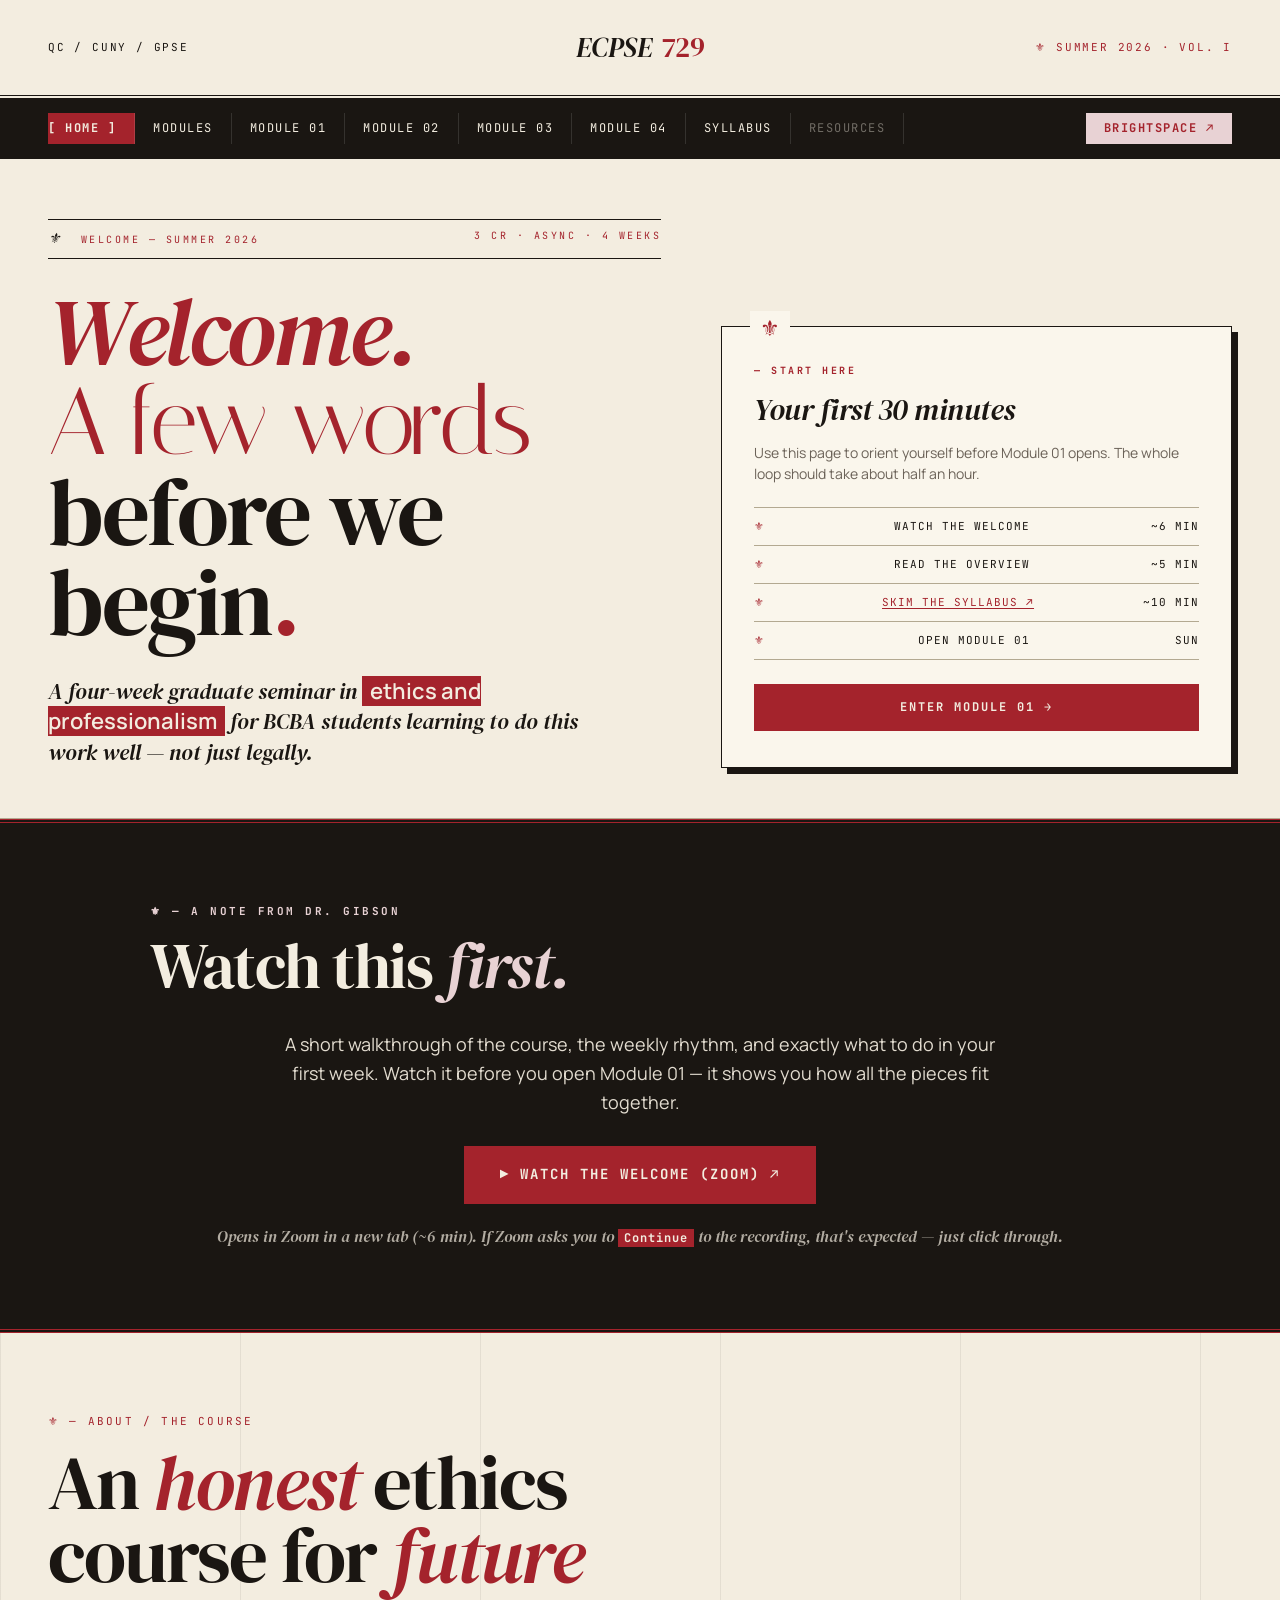
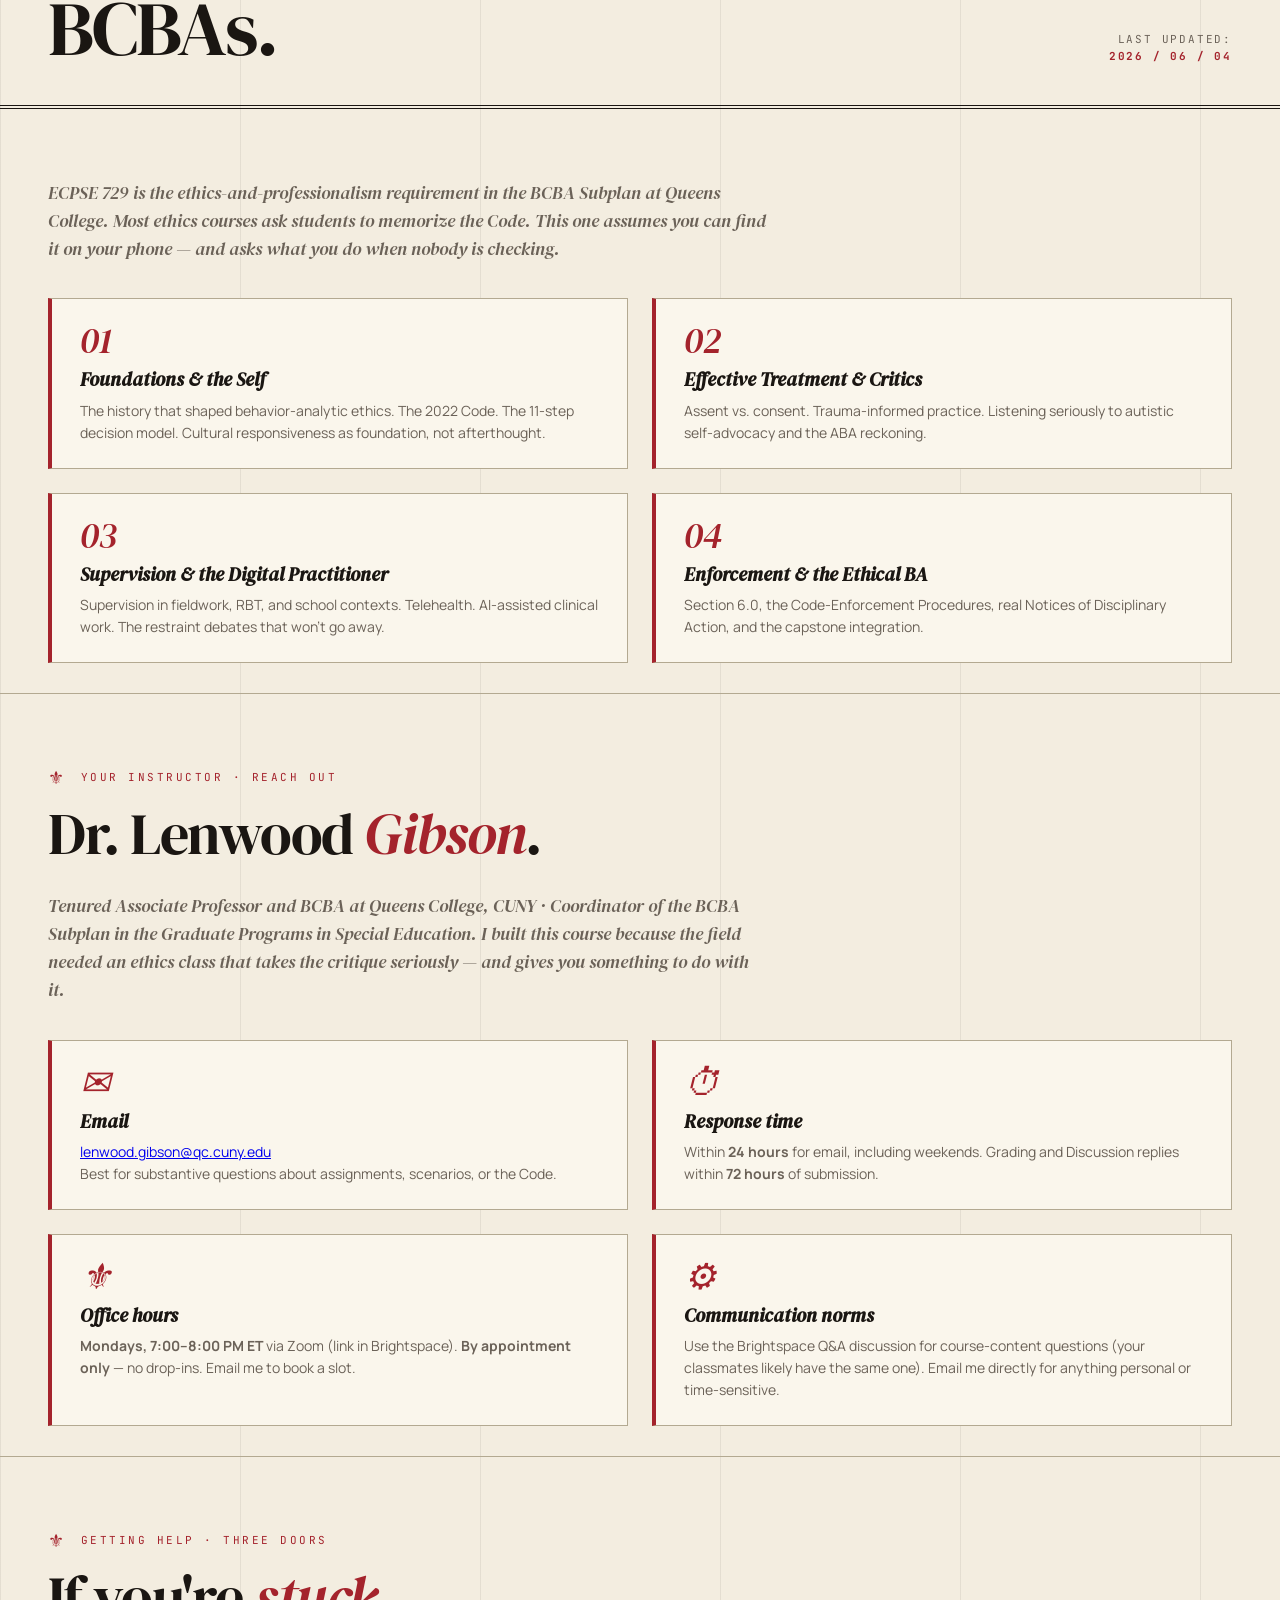
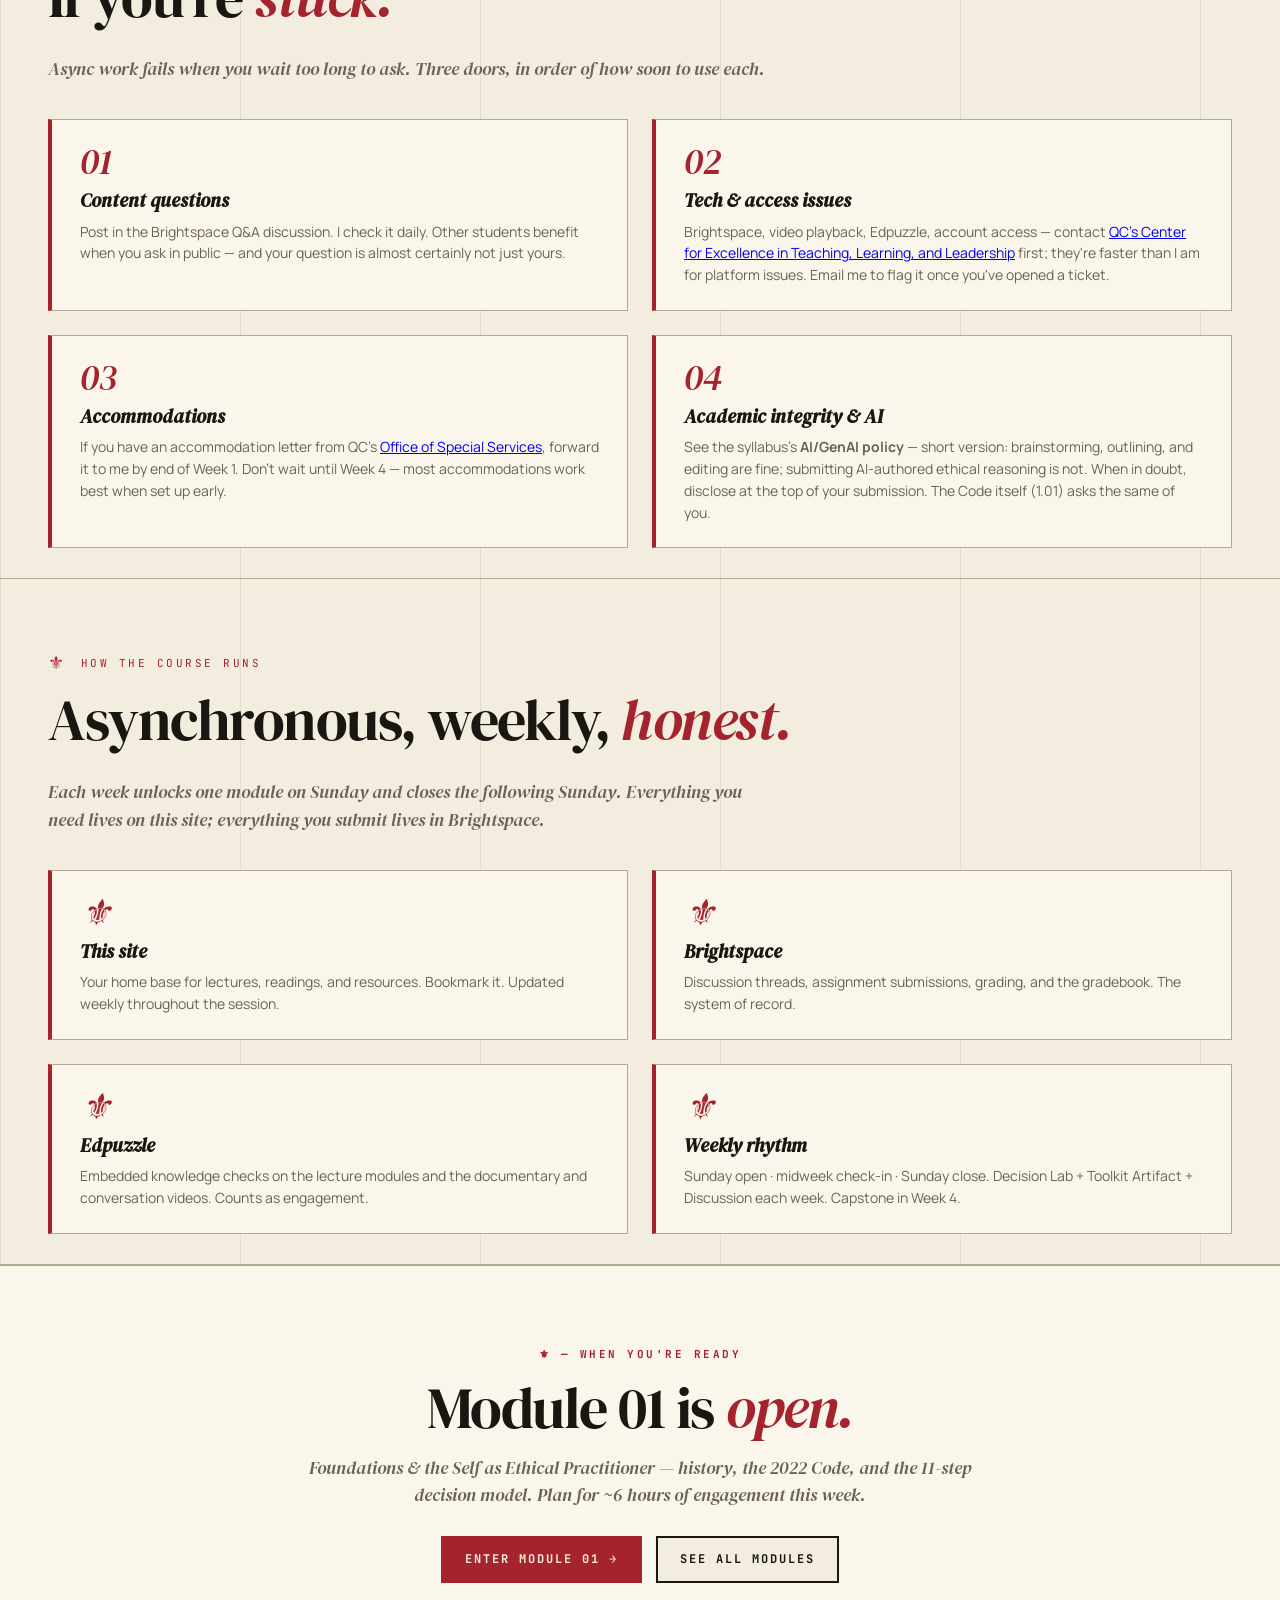
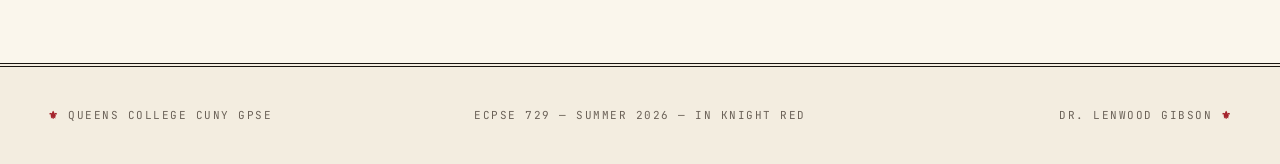
<file: index.html>
<!DOCTYPE html>
<html lang="en">
<head>
<meta charset="UTF-8">
<meta name="viewport" content="width=device-width, initial-scale=1.0">
<title>ECPSE 729 — Welcome · Queens College</title>
<meta name="description" content="Welcome to ECPSE 729 — a 4-week asynchronous summer seminar in ethics and professionalism for the BCBA Subplan at Queens College.">
<meta name="author" content="Dr. Lenwood Gibson, Queens College CUNY GPSE">
<meta name="theme-color" content="#a4232c">
<meta property="og:type" content="website">
<meta property="og:title" content="ECPSE 729 — Welcome">
<meta property="og:description" content="Welcome to ECPSE 729 — a 4-week asynchronous summer seminar in ethics and professionalism for the BCBA Subplan at Queens College.">
<meta property="og:site_name" content="Queens College CUNY GPSE">
<meta name="twitter:card" content="summary">
<meta name="twitter:title" content="ECPSE 729 — Welcome">
<meta name="twitter:description" content="Welcome to ECPSE 729 — a 4-week asynchronous summer seminar in ethics and professionalism for the BCBA Subplan at Queens College.">
<link rel="icon" type="image/svg+xml" href="favicon.svg">
<link rel="apple-touch-icon" href="favicon.svg">
<link rel="preconnect" href="https://fonts.googleapis.com">
<link rel="preconnect" href="https://fonts.gstatic.com" crossorigin>
<link href="https://fonts.googleapis.com/css2?family=Italiana&family=DM+Serif+Display:ital@0;1&family=Manrope:wght@300;400;500;600;700&family=JetBrains+Mono:wght@400;500;700&display=swap" rel="stylesheet">
<link rel="stylesheet" href="styles.css?v=1780290547">
</head>
<body>

<a class="skip-link" href="#main">Skip to main content</a>

<header class="site">
  <div class="left">QC / CUNY / GPSE</div>
  <div class="center"><a href="index.html">ECPSE <b>729</b></a></div>
  <div class="right"><span aria-hidden="true">⚜</span> Summer 2026 · Vol. I</div>
</header>

<nav class="bar" aria-label="Course navigation">
  <a href="index.html" class="current" aria-current="page">[ Home ]</a>
  <a href="modules.html">Modules</a>
  <a href="module-01.html">Module 01</a>
  <a href="module-02.html">Module 02</a>
  <a href="module-03.html">Module 03</a>
  <a href="module-04.html">Module 04</a>
  <a href="handouts/ECPSE-729-Syllabus-Summer-2026.pdf" target="_blank" rel="noopener">Syllabus</a>
  <span class="nav-locked" aria-disabled="true" aria-label="Resources — link coming soon">Resources</span>
  <a href="https://brightspace.cuny.edu/d2l/home/1270447" target="_blank" rel="noopener" class="bs">Brightspace ↗</a>
</nav>

<main id="main">

<section class="hero">
  <div class="hero-grid">
    <div>
      <div class="meta-bar">
        <span><span class="glyph" aria-hidden="true">⚜</span> &nbsp;Welcome — Summer 2026</span>
        <span>3 Cr · Async · 4 Weeks</span>
      </div>
      <h1><span class="ital">Welcome.</span><br><span class="ornament">A few words</span><br>before we<br>begin<span class="period-signal">.</span></h1>
      <p class="lede">A four-week graduate seminar in <b>ethics and professionalism</b> for BCBA students learning to do this work well — not just legally.</p>
    </div>
    <div class="side-widget">
      <div class="label">— Start Here</div>
      <h3>Your first 30 minutes</h3>
      <p>Use this page to orient yourself before Module 01 opens. The whole loop should take about half an hour.</p>
      <ul>
        <li><span>Watch the welcome</span><span>~6 min</span></li>
        <li><span>Read the overview</span><span>~5 min</span></li>
        <li><span><a href="handouts/ECPSE-729-Syllabus-Summer-2026.pdf" target="_blank" rel="noopener">Skim the syllabus ↗</a></span><span>~10 min</span></li>
        <li><span>Open Module 01</span><span>Sun</span></li>
      </ul>
      <a href="module-01.html" class="enter">Enter Module 01 →</a>
    </div>
  </div>
</section>

<!-- Welcome Video -->
<section class="welcome-video" aria-labelledby="welcome-video-heading">
  <div class="welcome-video-inner">
    <div class="label-stack"><span aria-hidden="true">⚜</span> — A note from Dr. Gibson</div>
    <h2 id="welcome-video-heading">Watch this <span class="ital">first.</span></h2>
    <!-- Welcome video is hosted on Zoom Cloud (no inline embed). Links out in a new tab.
         To switch to an inline player later: upload the MP4 to YouTube Unlisted and replace
         this .welcome-video-cta block with <div class="video-wrap"><iframe ...></iframe></div>. -->
    <div class="welcome-video-cta">
      <p class="welcome-video-lead">A short walkthrough of the course, the weekly rhythm, and exactly what to do in your first week. Watch it before you open Module 01 — it shows you how all the pieces fit together.</p>
      <a href="https://us02web.zoom.us/rec/play/wqikN6gErvr0xu5K_veEUOZyatolo7B3NvksY3U1hlPF2Uog2R3WXNB-PesKQG9OuWq6_JwkCVc-SOCZ.gHtHEwTjNeNFWY2H?accessLevel=meeting&amp;canPlayFromShare=true&amp;from=share_recording_detail&amp;continueMode=true&amp;oldStyle=true&amp;componentName=rec-play&amp;originRequestUrl=https%3A%2F%2Fus02web.zoom.us%2Frec%2Fshare%2F0-pA6VMPqTOtPPECDncXEsmTc61heHMmS9XX9NomFGVA8ZjfHDzFzKUp6INMZkv6.r5sfuKOJZfXlKpoU" target="_blank" rel="noopener" class="btn btn-primary">▶ Watch the welcome (Zoom) ↗</a>
    </div>
    <p class="welcome-video-caption">Opens in Zoom in a new tab (~6 min). If Zoom asks you to <b>Continue</b> to the recording, that's expected — just click through.</p>
  </div>
</section>

<!-- Course Overview -->
<div class="section-head">
  <div>
    <div class="label-stack"><span aria-hidden="true">⚜</span> — About / The Course</div>
    <h2>An <span class="ital">honest</span> ethics<br>course for <span class="ital">future</span><br>BCBAs.</h2>
  </div>
  <div class="right-meta">
    Last updated:<br>
    <b>2026 / 06 / 04</b>
  </div>
</div>

<section class="module-section">
  <p class="section-intro">ECPSE 729 is the ethics-and-professionalism requirement in the BCBA Subplan at Queens College. Most ethics courses ask students to memorize the Code. This one assumes you can find it on your phone — and asks what you do when nobody is checking.</p>

  <div class="objectives-grid">
    <div class="objective">
      <div class="num">01</div>
      <h3>Foundations &amp; the Self</h3>
      <p>The history that shaped behavior-analytic ethics. The 2022 Code. The 11-step decision model. Cultural responsiveness as foundation, not afterthought.</p>
    </div>
    <div class="objective">
      <div class="num">02</div>
      <h3>Effective Treatment &amp; Critics</h3>
      <p>Assent vs. consent. Trauma-informed practice. Listening seriously to autistic self-advocacy and the ABA reckoning.</p>
    </div>
    <div class="objective">
      <div class="num">03</div>
      <h3>Supervision &amp; the Digital Practitioner</h3>
      <p>Supervision in fieldwork, RBT, and school contexts. Telehealth. AI-assisted clinical work. The restraint debates that won't go away.</p>
    </div>
    <div class="objective">
      <div class="num">04</div>
      <h3>Enforcement &amp; the Ethical BA</h3>
      <p>Section 6.0, the Code-Enforcement Procedures, real Notices of Disciplinary Action, and the capstone integration.</p>
    </div>
  </div>
</section>

<!-- Instructor -->
<section class="module-section" id="instructor">
  <div class="section-label">Your Instructor · Reach out</div>
  <h2>Dr. Lenwood <span class="ital">Gibson</span>.</h2>
  <p class="section-intro">Tenured Associate Professor and BCBA at Queens College, CUNY · Coordinator of the BCBA Subplan in the Graduate Programs in Special Education. I built this course because the field needed an ethics class that takes the critique seriously — and gives you something to do with it.</p>

  <div class="objectives-grid">
    <div class="objective">
      <div class="num">✉</div>
      <h3>Email</h3>
      <!-- TODO: confirm preferred QC email below; default placeholder uses qc.cuny.edu pattern -->
      <p><a href="mailto:lenwood.gibson@qc.cuny.edu">lenwood.gibson@qc.cuny.edu</a><br>Best for substantive questions about assignments, scenarios, or the Code.</p>
    </div>
    <div class="objective">
      <div class="num">⏱</div>
      <h3>Response time</h3>
      <p>Within <b>24 hours</b> for email, including weekends. Grading and Discussion replies within <b>72 hours</b> of submission.</p>
    </div>
    <div class="objective">
      <div class="num">⚜</div>
      <h3>Office hours</h3>
      <!-- TODO: confirm Zoom link in Brightspace -->
      <p><b>Mondays, 7:00–8:00 PM ET</b> via Zoom (link in Brightspace). <b>By appointment only</b> — no drop-ins. Email me to book a slot.</p>
    </div>
    <div class="objective">
      <div class="num">⚙</div>
      <h3>Communication norms</h3>
      <p>Use the Brightspace Q&amp;A discussion for course-content questions (your classmates likely have the same one). Email me directly for anything personal or time-sensitive.</p>
    </div>
  </div>
</section>

<!-- Getting help -->
<section class="module-section">
  <div class="section-label">Getting Help · Three doors</div>
  <h2>If you're <span class="ital">stuck.</span></h2>
  <p class="section-intro">Async work fails when you wait too long to ask. Three doors, in order of how soon to use each.</p>

  <div class="objectives-grid">
    <div class="objective">
      <div class="num">01</div>
      <h3>Content questions</h3>
      <p>Post in the Brightspace Q&amp;A discussion. I check it daily. Other students benefit when you ask in public — and your question is almost certainly not just yours.</p>
    </div>
    <div class="objective">
      <div class="num">02</div>
      <h3>Tech &amp; access issues</h3>
      <p>Brightspace, video playback, Edpuzzle, account access — contact <a href="https://www.qc.cuny.edu/cetll/" target="_blank" rel="noopener">QC's Center for Excellence in Teaching, Learning, and Leadership</a> first; they're faster than I am for platform issues. Email me to flag it once you've opened a ticket.</p>
    </div>
    <div class="objective">
      <div class="num">03</div>
      <h3>Accommodations</h3>
      <p>If you have an accommodation letter from QC's <a href="https://www.qc.cuny.edu/sp/" target="_blank" rel="noopener">Office of Special Services</a>, forward it to me by end of Week 1. Don't wait until Week 4 — most accommodations work best when set up early.</p>
    </div>
    <div class="objective">
      <div class="num">04</div>
      <h3>Academic integrity &amp; AI</h3>
      <p>See the syllabus's <b>AI/GenAI policy</b> — short version: brainstorming, outlining, and editing are fine; submitting AI-authored ethical reasoning is not. When in doubt, disclose at the top of your submission. The Code itself (1.01) asks the same of you.</p>
    </div>
  </div>
</section>

<!-- How the course runs -->
<section class="module-section">
  <div class="section-label">How the course runs</div>
  <h2>Asynchronous, weekly, <span class="ital">honest.</span></h2>
  <p class="section-intro">Each week unlocks one module on Sunday and closes the following Sunday. Everything you need lives on this site; everything you submit lives in Brightspace.</p>

  <div class="objectives-grid">
    <div class="objective">
      <div class="num">⚜</div>
      <h3>This site</h3>
      <p>Your home base for lectures, readings, and resources. Bookmark it. Updated weekly throughout the session.</p>
    </div>
    <div class="objective">
      <div class="num">⚜</div>
      <h3>Brightspace</h3>
      <p>Discussion threads, assignment submissions, grading, and the gradebook. The system of record.</p>
    </div>
    <div class="objective">
      <div class="num">⚜</div>
      <h3>Edpuzzle</h3>
      <p>Embedded knowledge checks on the lecture modules and the documentary and conversation videos. Counts as engagement.</p>
    </div>
    <div class="objective">
      <div class="num">⚜</div>
      <h3>Weekly rhythm</h3>
      <p>Sunday open · midweek check-in · Sunday close. Decision Lab + Toolkit Artifact + Discussion each week. Capstone in Week 4.</p>
    </div>
  </div>
</section>

<!-- CTA to Module 01 -->
<section class="welcome-cta" aria-labelledby="welcome-cta-heading">
  <div class="welcome-cta-inner">
    <div class="label-stack"><span aria-hidden="true">⚜</span> — When you're ready</div>
    <h2 id="welcome-cta-heading">Module 01 is <span class="ital">open.</span></h2>
    <p>Foundations &amp; the Self as Ethical Practitioner — history, the 2022 Code, and the 11-step decision model. Plan for ~6 hours of engagement this week.</p>
    <div class="welcome-cta-actions">
      <a href="module-01.html" class="btn btn-primary">Enter Module 01 →</a>
      <a href="modules.html" class="btn btn-secondary">See all modules</a>
    </div>
  </div>
</section>

</main>

<footer>
  <div class="left"><span class="stamp" aria-hidden="true">⚜</span> Queens College CUNY GPSE</div>
  <div class="center">ECPSE 729 — Summer 2026 — In Knight Red</div>
  <div class="right">Dr. Lenwood Gibson <span class="stamp" aria-hidden="true">⚜</span></div>
</footer>

</body>
</html>
</file>
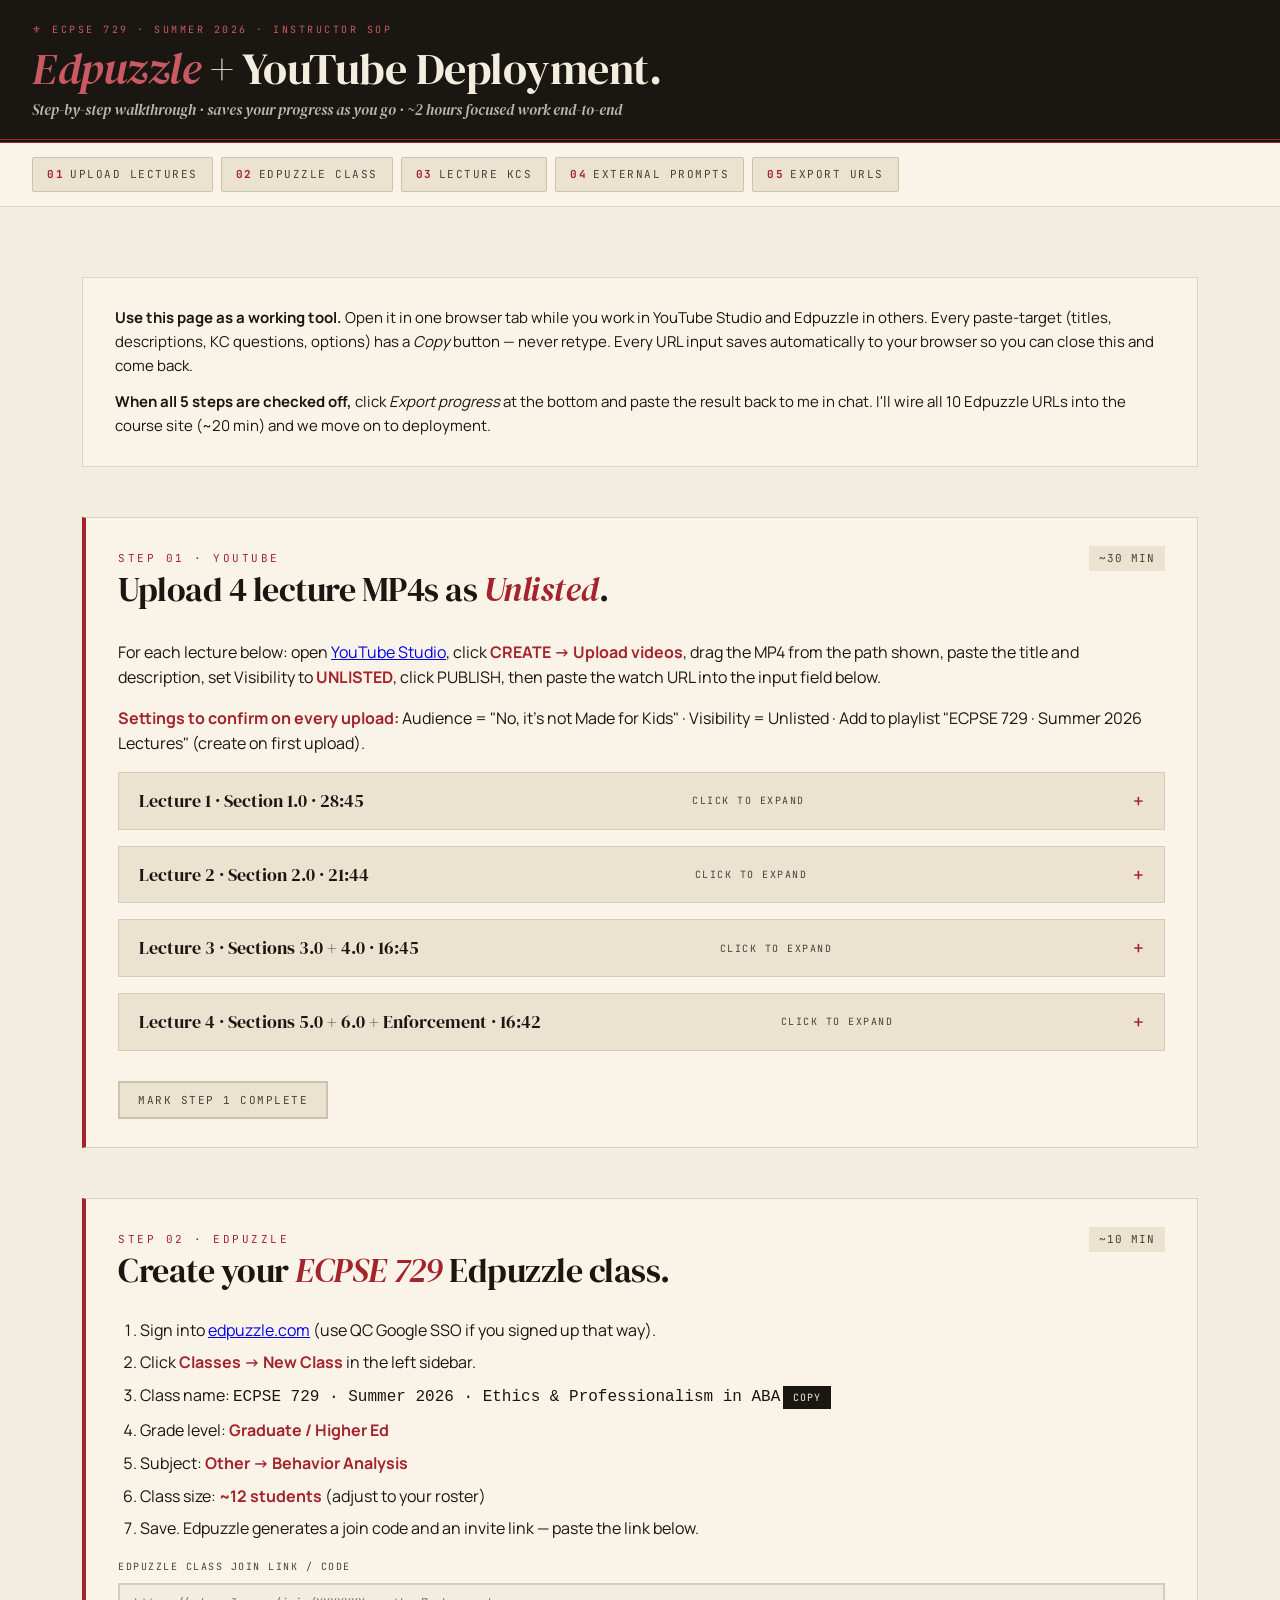
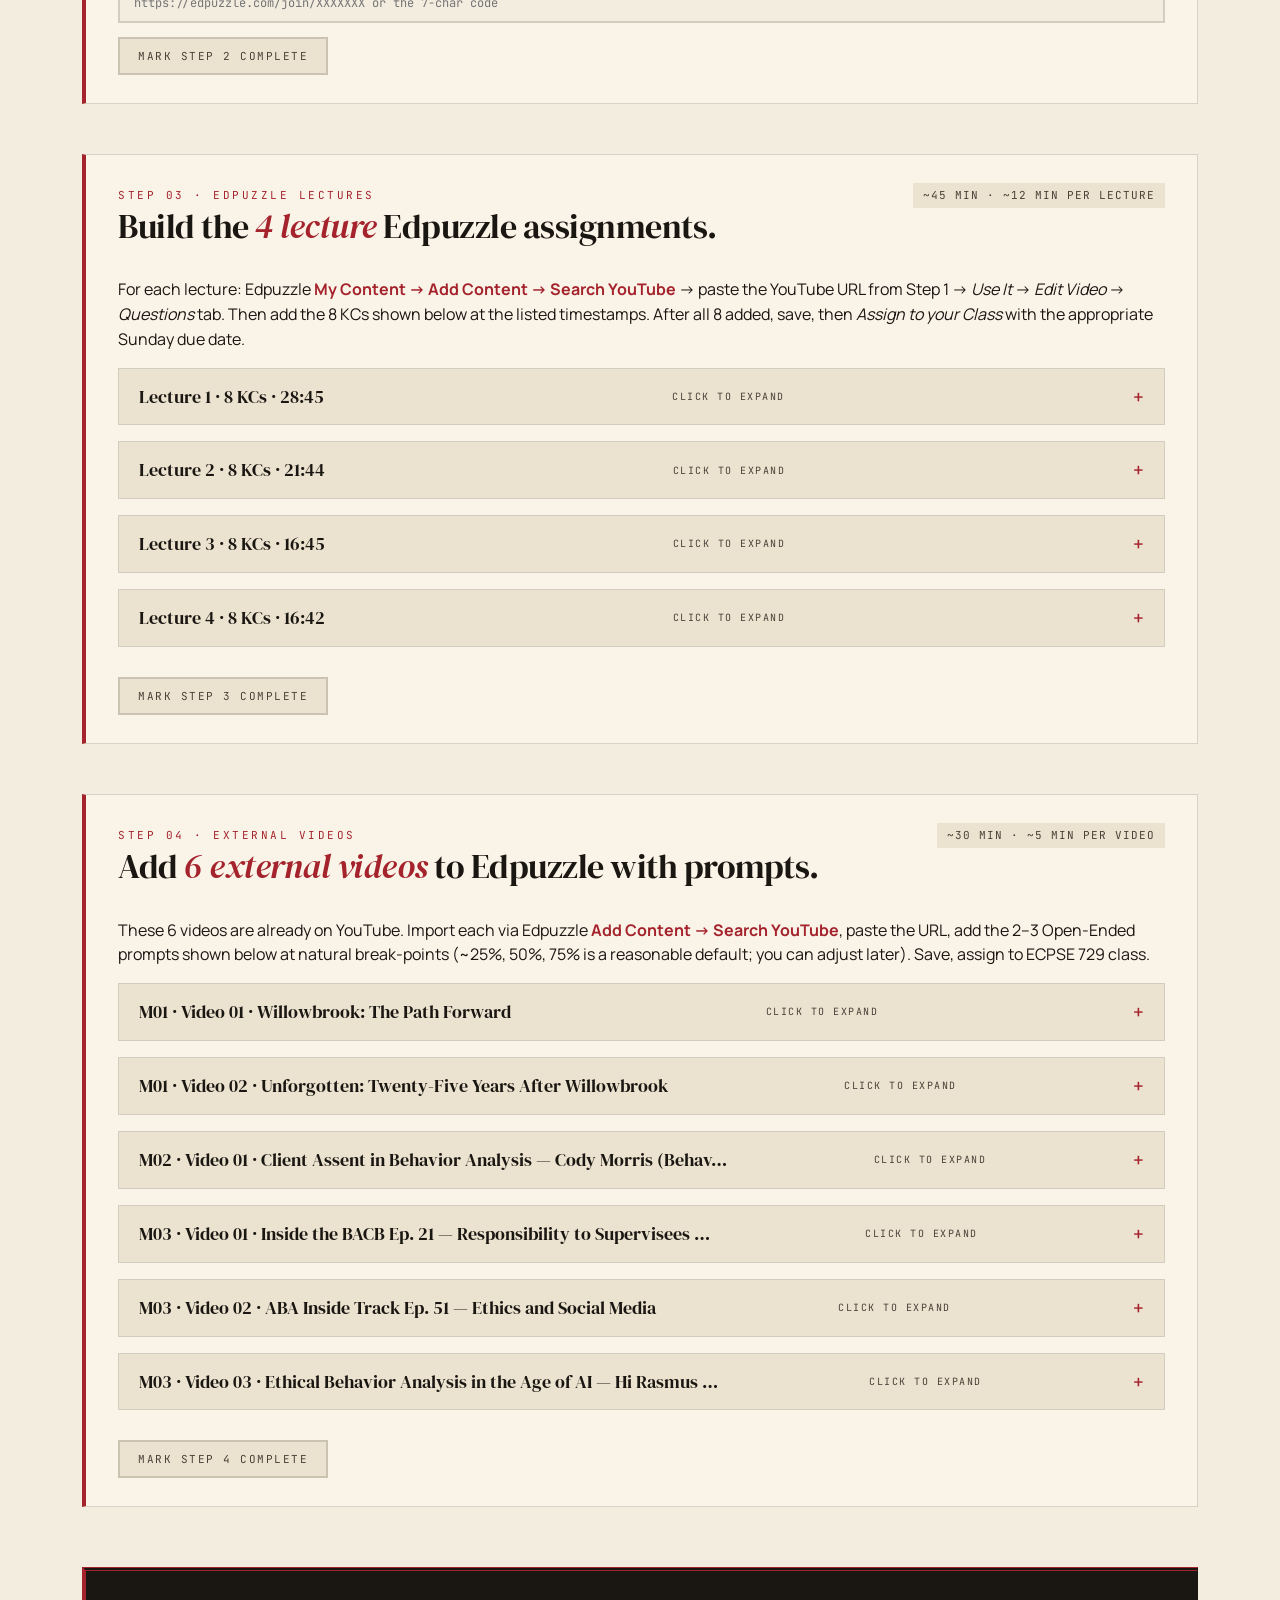
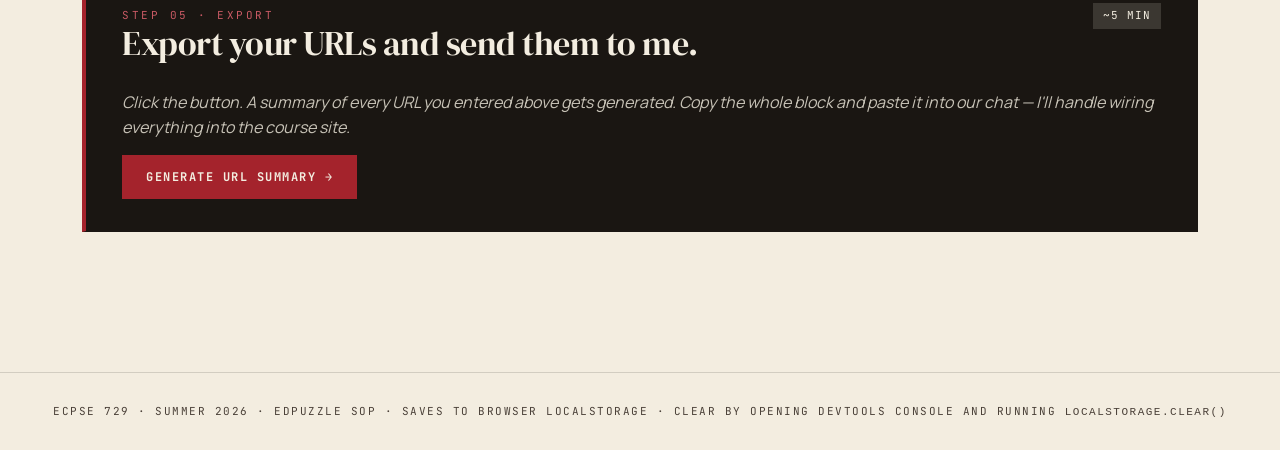
<file: edpuzzle-sop.html>
<!DOCTYPE html>
<html lang="en">
<head>
<meta charset="UTF-8">
<meta name="viewport" content="width=device-width, initial-scale=1.0">
<title>Edpuzzle + YouTube Deployment SOP · ECPSE 729</title>
<meta name="description" content="Interactive walkthrough for uploading lecture videos to YouTube and configuring Edpuzzle for ECPSE 729 Summer 2026.">
<meta name="theme-color" content="#a4232c">
<link rel="icon" type="image/svg+xml" href="favicon.svg">
<link rel="preconnect" href="https://fonts.googleapis.com">
<link rel="preconnect" href="https://fonts.gstatic.com" crossorigin>
<link href="https://fonts.googleapis.com/css2?family=Italiana&family=DM+Serif+Display:ital@0;1&family=Manrope:wght@300;400;500;600;700&family=JetBrains+Mono:wght@400;500;700&display=swap" rel="stylesheet">
<style>
:root {
  --bg: #f3ede0;
  --bg-warm: #ebe2cf;
  --paper: #faf4e8;
  --ink: #1a1612;
  --ink-soft: #4a4038;
  --signal: #a4232c;
  --signal-soft: #c95a64;
  --line: rgba(26, 22, 18, 0.15);
  --ok: #2d7a3f;
}
* { box-sizing: border-box; }
html, body { margin: 0; padding: 0; }
body {
  font-family: 'Manrope', -apple-system, sans-serif;
  font-size: 16px;
  line-height: 1.55;
  color: var(--ink);
  background: var(--bg);
}
header.sop-header {
  background: var(--ink);
  color: var(--bg);
  padding: 22px 32px 18px;
  border-bottom: 4px double var(--signal);
}
header.sop-header .meta {
  font-family: 'JetBrains Mono', monospace;
  font-size: 10px;
  letter-spacing: 2.5px;
  text-transform: uppercase;
  color: var(--signal-soft);
  margin-bottom: 8px;
}
header.sop-header h1 {
  font-family: 'DM Serif Display', serif;
  font-weight: 400;
  font-size: clamp(28px, 4vw, 44px);
  line-height: 1.05;
  margin: 0 0 6px;
  letter-spacing: -0.5px;
}
header.sop-header h1 .ital { font-style: italic; color: var(--signal-soft); }
header.sop-header .sub {
  font-family: 'DM Serif Display', serif;
  font-style: italic;
  font-size: 15px;
  color: rgba(243, 237, 224, 0.75);
}

nav.progress-bar {
  position: sticky; top: 0; z-index: 100;
  background: var(--paper);
  border-bottom: 1px solid var(--line);
  padding: 14px 32px;
  display: flex; gap: 8px; align-items: center; flex-wrap: wrap;
  font-family: 'JetBrains Mono', monospace;
  font-size: 11px;
  letter-spacing: 1.5px;
  text-transform: uppercase;
}
.step-pill {
  background: var(--bg-warm);
  color: var(--ink-soft);
  padding: 8px 14px;
  border-radius: 2px;
  border: 1px solid var(--line);
  display: inline-flex; align-items: center; gap: 6px;
  cursor: pointer;
  text-decoration: none;
  transition: all 0.15s;
}
.step-pill:hover { background: var(--bg); border-color: var(--signal); }
.step-pill.done {
  background: var(--ok);
  color: white;
  border-color: var(--ok);
}
.step-pill.done::before { content: '✓ '; font-weight: 700; }
.step-pill .num { font-weight: 700; color: var(--signal); }
.step-pill.done .num { color: white; }

main { max-width: 1180px; margin: 0 auto; padding: 40px 32px 80px; }

.step {
  margin: 50px 0;
  padding: 28px 32px;
  background: var(--paper);
  border: 1px solid var(--line);
  border-left: 4px solid var(--signal);
}
.step-head {
  display: flex; align-items: baseline; justify-content: space-between; gap: 20px;
  margin-bottom: 12px;
}
.step-label {
  font-family: 'JetBrains Mono', monospace;
  font-size: 11px;
  letter-spacing: 2.5px;
  text-transform: uppercase;
  color: var(--signal);
}
.step h2 {
  font-family: 'DM Serif Display', serif;
  font-weight: 400;
  font-size: clamp(24px, 3vw, 34px);
  line-height: 1.1;
  letter-spacing: -0.5px;
  margin: 4px 0 16px;
}
.step h2 .ital { font-style: italic; color: var(--signal); }
.step .est {
  font-family: 'JetBrains Mono', monospace;
  font-size: 11px;
  letter-spacing: 1px;
  color: var(--ink-soft);
  text-transform: uppercase;
  background: var(--bg-warm);
  padding: 4px 10px;
  white-space: nowrap;
}
.step ol, .step ul { padding-left: 22px; margin: 12px 0 18px; }
.step li { margin-bottom: 8px; }
.step strong { color: var(--signal); }

details.lecture-card, details.external-card {
  margin: 16px 0;
  border: 1px solid var(--line);
  background: var(--bg);
  padding: 0;
}
details.lecture-card[open], details.external-card[open] { border-color: var(--signal); }
details summary {
  cursor: pointer;
  padding: 14px 20px;
  font-family: 'DM Serif Display', serif;
  font-size: 18px;
  background: var(--bg-warm);
  list-style: none;
  display: flex; align-items: center; justify-content: space-between; gap: 14px;
}
details summary::-webkit-details-marker { display: none; }
details summary::after {
  content: '+';
  font-family: 'JetBrains Mono', monospace;
  font-size: 18px;
  color: var(--signal);
  transition: transform 0.2s;
}
details[open] summary::after { content: '−'; }
details summary .tag {
  font-family: 'JetBrains Mono', monospace;
  font-size: 10px;
  letter-spacing: 1.5px;
  color: var(--ink-soft);
  text-transform: uppercase;
}
.card-body { padding: 18px 22px 22px; }

.kv {
  display: grid;
  grid-template-columns: 130px 1fr auto;
  gap: 8px 14px;
  align-items: start;
  padding: 8px 0;
  border-bottom: 1px dashed var(--line);
}
.kv:last-of-type { border-bottom: none; }
.kv .k {
  font-family: 'JetBrains Mono', monospace;
  font-size: 10px;
  letter-spacing: 1.5px;
  text-transform: uppercase;
  color: var(--ink-soft);
  padding-top: 4px;
}
.kv .v {
  font-family: 'Manrope', sans-serif;
  font-size: 13.5px;
  line-height: 1.45;
  word-break: break-word;
}
.kv .v.mono {
  font-family: 'JetBrains Mono', monospace;
  font-size: 11.5px;
  background: var(--bg-warm);
  padding: 4px 6px;
}
.copy-btn {
  background: var(--ink);
  color: var(--bg);
  border: none;
  padding: 5px 10px;
  font-family: 'JetBrains Mono', monospace;
  font-size: 10px;
  letter-spacing: 1px;
  text-transform: uppercase;
  cursor: pointer;
  transition: all 0.15s;
}
.copy-btn:hover { background: var(--signal); }
.copy-btn.copied { background: var(--ok); }

.kc {
  margin: 14px 0;
  padding: 14px 16px;
  background: var(--bg);
  border: 1px solid var(--line);
  border-left: 3px solid var(--signal-soft);
}
.kc-head {
  font-family: 'JetBrains Mono', monospace;
  font-size: 11px;
  letter-spacing: 1.5px;
  text-transform: uppercase;
  color: var(--signal);
  margin-bottom: 8px;
  display: flex; gap: 14px; align-items: baseline; flex-wrap: wrap;
}
.kc-head .ts {
  background: var(--ink);
  color: var(--bg);
  padding: 3px 8px;
  font-weight: 700;
}
.kc-q {
  font-family: 'DM Serif Display', serif;
  font-size: 16px;
  line-height: 1.4;
  margin: 8px 0;
}
.kc-options {
  list-style: none;
  padding: 0;
  margin: 8px 0 0;
}
.kc-options li {
  padding: 6px 10px;
  background: var(--bg-warm);
  margin-bottom: 4px;
  font-size: 13.5px;
  display: flex; gap: 8px; align-items: flex-start;
  border-left: 3px solid transparent;
}
.kc-options li.correct {
  background: rgba(45, 122, 63, 0.12);
  border-left-color: var(--ok);
  font-weight: 600;
}
.kc-options li.correct::before {
  content: '✓';
  color: var(--ok);
  font-weight: 700;
  flex-shrink: 0;
}
.kc-actions { margin-top: 10px; display: flex; gap: 8px; flex-wrap: wrap; }

.url-input {
  width: 100%;
  padding: 10px 14px;
  background: var(--bg);
  border: 2px solid var(--line);
  font-family: 'JetBrains Mono', monospace;
  font-size: 12px;
  color: var(--ink);
  margin-top: 8px;
}
.url-input:focus { outline: none; border-color: var(--signal); }
.url-input.saved { border-color: var(--ok); background: rgba(45, 122, 63, 0.05); }
.url-label {
  font-family: 'JetBrains Mono', monospace;
  font-size: 10px;
  letter-spacing: 1.5px;
  text-transform: uppercase;
  color: var(--ink-soft);
  margin-top: 14px;
  display: block;
}

.export-block {
  background: var(--ink);
  color: var(--bg);
  padding: 32px 36px;
  margin: 60px 0 0;
  border-top: 4px double var(--signal);
}
.export-block h2 {
  font-family: 'DM Serif Display', serif;
  color: var(--bg);
  margin: 0 0 12px;
}
.export-block .desc {
  color: rgba(243, 237, 224, 0.8);
  font-style: italic;
  margin-bottom: 16px;
}
.export-btn {
  background: var(--signal);
  color: var(--bg);
  border: none;
  padding: 14px 24px;
  font-family: 'JetBrains Mono', monospace;
  font-size: 12px;
  letter-spacing: 1.5px;
  text-transform: uppercase;
  cursor: pointer;
  font-weight: 700;
}
.export-btn:hover { background: white; color: var(--ink); }
.export-output {
  margin-top: 18px;
  background: var(--bg);
  color: var(--ink);
  padding: 18px;
  font-family: 'JetBrains Mono', monospace;
  font-size: 11.5px;
  white-space: pre-wrap;
  max-height: 320px;
  overflow-y: auto;
  display: none;
}
.export-output.shown { display: block; }

.mark-done-btn {
  margin-top: 14px;
  background: var(--bg-warm);
  color: var(--ink-soft);
  border: 2px solid var(--line);
  padding: 10px 18px;
  font-family: 'JetBrains Mono', monospace;
  font-size: 11px;
  letter-spacing: 1.5px;
  text-transform: uppercase;
  cursor: pointer;
}
.mark-done-btn.done {
  background: var(--ok);
  color: white;
  border-color: var(--ok);
}

.toast {
  position: fixed;
  bottom: 24px; right: 24px;
  background: var(--ink);
  color: var(--bg);
  padding: 12px 20px;
  font-family: 'JetBrains Mono', monospace;
  font-size: 12px;
  letter-spacing: 1px;
  text-transform: uppercase;
  z-index: 200;
  opacity: 0;
  transform: translateY(20px);
  transition: all 0.2s;
  pointer-events: none;
}
.toast.shown { opacity: 1; transform: translateY(0); }

.intro {
  background: var(--paper);
  padding: 28px 32px;
  border: 1px solid var(--line);
  margin: 30px 0;
  font-size: 15px;
  line-height: 1.6;
}
.intro p { margin: 0 0 12px; }
.intro p:last-child { margin: 0; }

footer.sop-footer {
  text-align: center;
  font-family: 'JetBrains Mono', monospace;
  font-size: 11px;
  letter-spacing: 1.5px;
  color: var(--ink-soft);
  text-transform: uppercase;
  padding: 30px;
  border-top: 1px solid var(--line);
  margin-top: 60px;
}
</style>
</head>
<body>

<header class="sop-header">
  <div class="meta">⚜ ECPSE 729 · Summer 2026 · Instructor SOP</div>
  <h1><span class="ital">Edpuzzle</span> + YouTube Deployment.</h1>
  <div class="sub">Step-by-step walkthrough · saves your progress as you go · ~2 hours focused work end-to-end</div>
</header>

<nav class="progress-bar" id="progressBar">
  <a href="#step1" class="step-pill" data-step="1"><span class="num">01</span> Upload Lectures</a>
  <a href="#step2" class="step-pill" data-step="2"><span class="num">02</span> Edpuzzle Class</a>
  <a href="#step3" class="step-pill" data-step="3"><span class="num">03</span> Lecture KCs</a>
  <a href="#step4" class="step-pill" data-step="4"><span class="num">04</span> External Prompts</a>
  <a href="#step5" class="step-pill" data-step="5"><span class="num">05</span> Export URLs</a>
</nav>

<main>

<div class="intro">
  <p><strong>Use this page as a working tool.</strong> Open it in one browser tab while you work in YouTube Studio and Edpuzzle in others. Every paste-target (titles, descriptions, KC questions, options) has a <em>Copy</em> button — never retype. Every URL input saves automatically to your browser so you can close this and come back.</p>
  <p><strong>When all 5 steps are checked off,</strong> click <em>Export progress</em> at the bottom and paste the result back to me in chat. I'll wire all 10 Edpuzzle URLs into the course site (~20 min) and we move on to deployment.</p>
</div>

<!-- ============ STEP 1 ============ -->
<section class="step" id="step1">
  <div class="step-head">
    <div>
      <div class="step-label">Step 01 · YouTube</div>
      <h2>Upload 4 lecture MP4s as <span class="ital">Unlisted</span>.</h2>
    </div>
    <div class="est">~30 min</div>
  </div>
  <p>For each lecture below: open <a href="https://studio.youtube.com" target="_blank" rel="noopener">YouTube Studio</a>, click <strong>CREATE → Upload videos</strong>, drag the MP4 from the path shown, paste the title and description, set Visibility to <strong>UNLISTED</strong>, click PUBLISH, then paste the watch URL into the input field below.</p>
  <p><strong>Settings to confirm on every upload:</strong> Audience = "No, it's not Made for Kids" · Visibility = Unlisted · Add to playlist "ECPSE 729 · Summer 2026 Lectures" (create on first upload).</p>
  <div id="step1-lectures"></div>
  <button class="mark-done-btn" data-step="1">Mark Step 1 Complete</button>
</section>

<!-- ============ STEP 2 ============ -->
<section class="step" id="step2">
  <div class="step-head">
    <div>
      <div class="step-label">Step 02 · Edpuzzle</div>
      <h2>Create your <span class="ital">ECPSE 729</span> Edpuzzle class.</h2>
    </div>
    <div class="est">~10 min</div>
  </div>
  <ol>
    <li>Sign into <a href="https://edpuzzle.com" target="_blank" rel="noopener">edpuzzle.com</a> (use QC Google SSO if you signed up that way).</li>
    <li>Click <strong>Classes → New Class</strong> in the left sidebar.</li>
    <li>Class name: <code>ECPSE 729 · Summer 2026 · Ethics &amp; Professionalism in ABA</code> <button class="copy-btn" data-copy="ECPSE 729 · Summer 2026 · Ethics &amp; Professionalism in ABA">Copy</button></li>
    <li>Grade level: <strong>Graduate / Higher Ed</strong></li>
    <li>Subject: <strong>Other → Behavior Analysis</strong></li>
    <li>Class size: <strong>~12 students</strong> (adjust to your roster)</li>
    <li>Save. Edpuzzle generates a join code and an invite link — paste the link below.</li>
  </ol>
  <label class="url-label" for="ep-class">Edpuzzle class join link / code</label>
  <input type="text" class="url-input" id="ep-class" placeholder="https://edpuzzle.com/join/XXXXXXX or the 7-char code" data-key="ep_class">
  <button class="mark-done-btn" data-step="2">Mark Step 2 Complete</button>
</section>

<!-- ============ STEP 3 ============ -->
<section class="step" id="step3">
  <div class="step-head">
    <div>
      <div class="step-label">Step 03 · Edpuzzle Lectures</div>
      <h2>Build the <span class="ital">4 lecture</span> Edpuzzle assignments.</h2>
    </div>
    <div class="est">~45 min · ~12 min per lecture</div>
  </div>
  <p>For each lecture: Edpuzzle <strong>My Content → Add Content → Search YouTube</strong> → paste the YouTube URL from Step 1 → <em>Use It</em> → <em>Edit Video</em> → <em>Questions</em> tab. Then add the 8 KCs shown below at the listed timestamps. After all 8 added, save, then <em>Assign to your Class</em> with the appropriate Sunday due date.</p>
  <div id="step3-lectures"></div>
  <button class="mark-done-btn" data-step="3">Mark Step 3 Complete</button>
</section>

<!-- ============ STEP 4 ============ -->
<section class="step" id="step4">
  <div class="step-head">
    <div>
      <div class="step-label">Step 04 · External Videos</div>
      <h2>Add <span class="ital">6 external videos</span> to Edpuzzle with prompts.</h2>
    </div>
    <div class="est">~30 min · ~5 min per video</div>
  </div>
  <p>These 6 videos are already on YouTube. Import each via Edpuzzle <strong>Add Content → Search YouTube</strong>, paste the URL, add the 2–3 Open-Ended prompts shown below at natural break-points (~25%, 50%, 75% is a reasonable default; you can adjust later). Save, assign to ECPSE 729 class.</p>
  <div id="step4-externals"></div>
  <button class="mark-done-btn" data-step="4">Mark Step 4 Complete</button>
</section>

<!-- ============ STEP 5 ============ -->
<section class="step export-block" id="step5">
  <div class="step-head">
    <div>
      <div class="step-label" style="color: var(--signal-soft);">Step 05 · Export</div>
      <h2>Export your URLs and send them to me.</h2>
    </div>
    <div class="est" style="background: rgba(243,237,224,0.15); color: var(--bg);">~5 min</div>
  </div>
  <p class="desc">Click the button. A summary of every URL you entered above gets generated. Copy the whole block and paste it into our chat — I'll handle wiring everything into the course site.</p>
  <button class="export-btn" id="exportBtn">Generate URL Summary →</button>
  <pre class="export-output" id="exportOutput"></pre>
</section>

</main>

<footer class="sop-footer">
  ECPSE 729 · Summer 2026 · Edpuzzle SOP · Saves to browser localStorage · Clear by opening DevTools Console and running <code>localStorage.clear()</code>
</footer>

<div class="toast" id="toast">Copied to clipboard</div>

<script>
const DATA = {"lectures": [{"num": 1, "youtube_title": "ECPSE 729 · Module 01 · Foundations & The Self as Ethical Practitioner", "section": "Section 1.0", "duration": "28:45", "mp4_path": "OneDrive\\QC\\729 Ethics\\Summer 2026\\_lecture_module_01\\dist\\module_01_synced.mp4", "description": "ECPSE 729 — Ethics & Professionalism in Applied Behavior Analysis · Queens College, CUNY · Summer 2026 · Dr. Lenwood Gibson.\n\nInstructor-built walk-through of Section 1.0 of the 2022 BACB Ethics Code. Runtime 28:45. Includes 8 embedded knowledge checks delivered via Edpuzzle.\n\nFor enrolled ECPSE 729 students: complete this lecture via the Edpuzzle assignment in Brightspace; the YouTube embed is provided for reference and accessibility only. Course site: [PASTE_COURSE_SITE_URL_AFTER_DEPLOY]", "tags": "ECPSE 729, BCBA, BCaBA, ABA ethics, 2022 BACB Code, behavior analysis, supervision, Queens College, CUNY, Dr. Lenwood Gibson, graduate education", "kcs": [{"kc_num": 1, "segment_num": 2, "segment_title": "Why Ethics in ABA — Sunland, Willowbrook, Van Houten, BACB", "timestamp_seconds": 271.5, "timestamp_mmss": "04:31", "type": "Multiple Choice", "question": "Which 1988 paper articulated six rights of recipients of behavioral services and is widely cited as a foundational ethics document for the field?", "options": ["Skinner (1953) — Science and Human Behavior", "Baer, Wolf, & Risley (1968) — Some Current Dimensions of Applied Behavior Analysis", "Van Houten et al. (1988) — The Right to Effective Behavioral Treatment", "Cooper, Heron, & Heward (2020) — Applied Behavior Analysis"], "correct_answer": "Van Houten et al. (1988) — The Right to Effective Behavioral Treatment"}, {"kc_num": 2, "segment_num": 3, "segment_title": "Architecture of the 2022 Ethics Code", "timestamp_seconds": 376.1, "timestamp_mmss": "06:16", "type": "Open-Ended", "question": "The 2022 Ethics Code is organized into six numbered Sections. Without referring to your notes, briefly describe what each Section addresses (Section 1.0 through Section 6.0). One short sentence per Section is enough.", "options": [], "correct_answer": null}, {"kc_num": 3, "segment_num": 4, "segment_title": "ANCHOR — Code 1.05 Practicing within the Scope of Competence", "timestamp_seconds": 464.6, "timestamp_mmss": "07:44", "type": "Open-Ended", "question": "Code 1.05 defines competence in terms of three specific components a behavior analyst must be able to access and document. Name all three.", "options": [], "correct_answer": null}, {"kc_num": 4, "segment_num": 6, "segment_title": "ANCHOR — Code 1.07 Cultural Responsiveness and Diversity", "timestamp_seconds": 744.7, "timestamp_mmss": "12:24", "type": "Open-Ended", "question": "Identify one specific professional development activity related to cultural responsiveness you have engaged in within the past twelve months. If \"none\" is the honest answer, that is data — name it as your starting point.", "options": [], "correct_answer": null}, {"kc_num": 5, "segment_num": 8, "segment_title": "ANCHOR — Code 1.10 Awareness of Personal Biases and Challenges", "timestamp_seconds": 963.5, "timestamp_mmss": "16:03", "type": "Open-Ended", "question": "Name one personal bias, challenge, or condition that could realistically affect your ethical decision-making this semester. What is one action you would take to address it?", "options": [], "correct_answer": null}, {"kc_num": 6, "segment_num": 9, "segment_title": "CLUSTER — Boundaries & Power (Codes 1.11–1.14)", "timestamp_seconds": 1131.5, "timestamp_mmss": "18:51", "type": "Multiple Choice", "question": "A former RBT you supervised ended supervision with you eight months ago and now requests to begin supervision under your authority again. Under Code 1.14, this is:", "options": ["Prohibited — supervisees cannot be re-supervised by the same BCBA", "Permitted, with no additional considerations", "Permitted, because the six-month post-supervisory waiting period has been satisfied", "Permitted only if the BACB grants written approval"], "correct_answer": "Permitted, because the six-month post-supervisory waiting period has been satisfied"}, {"kc_num": 7, "segment_num": 11, "segment_title": "The 11-Step Decision Model + Worked Example", "timestamp_seconds": 1427.5, "timestamp_mmss": "23:47", "type": "Open-Ended", "question": "Step 5 of the model asks you to consider your own learning history and biases. Which standard in Section 1.0 is this step operationalizing? Briefly explain how.", "options": [], "correct_answer": null}, {"kc_num": 8, "segment_num": 13, "segment_title": "Scope-of-Competence Audit (Toolkit Artifact 1)", "timestamp_seconds": 1655.9, "timestamp_mmss": "27:35", "type": "Open-Ended", "question": "Name one area in your developing scope. What specific supervision, training, or experience would close the gap to current scope?", "options": [], "correct_answer": null}]}, {"num": 2, "youtube_title": "ECPSE 729 · Module 02 · Effective Treatment, Clients & ABA's Critics", "section": "Section 2.0", "duration": "21:44", "mp4_path": "OneDrive\\QC\\729 Ethics\\Summer 2026\\_lecture_module_02\\dist\\module_02_synced.mp4", "description": "ECPSE 729 — Ethics & Professionalism in Applied Behavior Analysis · Queens College, CUNY · Summer 2026 · Dr. Lenwood Gibson.\n\nInstructor-built walk-through of Section 2.0 of the 2022 BACB Ethics Code. Runtime 21:44. Includes 8 embedded knowledge checks delivered via Edpuzzle.\n\nFor enrolled ECPSE 729 students: complete this lecture via the Edpuzzle assignment in Brightspace; the YouTube embed is provided for reference and accessibility only. Course site: [PASTE_COURSE_SITE_URL_AFTER_DEPLOY]", "tags": "ECPSE 729, BCBA, BCaBA, ABA ethics, 2022 BACB Code, behavior analysis, supervision, Queens College, CUNY, Dr. Lenwood Gibson, graduate education", "kcs": [{"kc_num": 1, "segment_num": 2, "segment_title": "ABA's Critics — Effective Treatment in the Age of Self-Advocacy", "timestamp_seconds": 208.5, "timestamp_mmss": "03:28", "type": "Multiple Choice", "question": "Which of the following best characterizes a competent behavior analyst's posture toward the neurodiversity-movement critique of ABA in 2026?", "options": ["Dismiss the critique because the Code already protects against the practices it names", "Adopt the critique fully and stop using behavior-analytic methods entirely", "Read the critique seriously, acknowledge the historical and ongoing harms it names, and let it inform how you practice Section 2.0", "Refer all autistic clients to non-behavioral providers"], "correct_answer": "Read the critique seriously, acknowledge the historical and ongoing harms it names, and let it inform how you practice Section 2.0"}, {"kc_num": 2, "segment_num": 3, "segment_title": "The Map of Section 2.0", "timestamp_seconds": 286.7, "timestamp_mmss": "04:46", "type": "Open-Ended", "question": "Section 2.0 contains 19 standards organized into five functional clusters: Effective Treatment Operations, Communication & Consent, Confidentiality & Documentation, Business of Practice, and Data & Evaluation. Pick three Section 2.0 standards (by number, e.g., 2.14) and identify which cluster each belongs to.", "options": [], "correct_answer": null}, {"kc_num": 3, "segment_num": 4, "segment_title": "ANCHOR — Code 2.01 Providing Effective Treatment", "timestamp_seconds": 400.9, "timestamp_mmss": "06:40", "type": "Multiple Choice", "question": "Code 2.01 requires that services be conceptually consistent with behavior-analytic principles, based on scientific evidence, AND:", "options": ["Approved by the BACB before implementation", "Designed to maximize desired outcomes for and protect all clients and stakeholders from harm", "Funded by an insurance provider", "Identical to the procedures originally published by Lovaas"], "correct_answer": "Designed to maximize desired outcomes for and protect all clients and stakeholders from harm"}, {"kc_num": 4, "segment_num": 6, "segment_title": "ANCHOR — Code 2.09 Involving Clients and Stakeholders", "timestamp_seconds": 599.7, "timestamp_mmss": "09:59", "type": "Open-Ended", "question": "Identify one specific moment in your current or recent practice where a goal was selected without meaningful client or stakeholder input. What would Code 2.09 have asked you to do differently?", "options": [], "correct_answer": null}, {"kc_num": 5, "segment_num": 8, "segment_title": "ANCHOR — Code 2.15 Minimizing Risk of Behavior-Change Interventions", "timestamp_seconds": 817.0, "timestamp_mmss": "13:36", "type": "Multiple Choice", "question": "Under Code 2.15, a behavior analyst may recommend a restrictive or punishment-based procedure:", "options": ["Whenever the team agrees it is the fastest path to behavior change", "Only after demonstrating with data that less intrusive interventions, such as positive reinforcement, are insufficient", "When the parent specifically requests it", "Never — restrictive procedures are prohibited under the 2022 Code"], "correct_answer": "Only after demonstrating with data that less intrusive interventions, such as positive reinforcement, are insufficient"}, {"kc_num": 6, "segment_num": 9, "segment_title": "CLUSTER — Confidentiality & Documentation (Codes 2.03, 2.04, 2.05)", "timestamp_seconds": 896.7, "timestamp_mmss": "14:56", "type": "Multiple Choice", "question": "A police officer arrives at your agency without a court order and asks for information about a client involved in an incident. Under Code 2.04, you may share:", "options": ["Whatever the officer requests, since police are an authority", "Nothing without a court order or signed consent from the client/stakeholder, unless the officer can establish an immediate threat-to-life scenario", "Only the client's name and address", "All records the officer requests, provided you document the disclosure"], "correct_answer": "Nothing without a court order or signed consent from the client/stakeholder, unless the officer can establish an immediate threat-to-life scenario"}, {"kc_num": 7, "segment_num": 12, "segment_title": "A Worked Scenario — Section 2.0 in Real Time", "timestamp_seconds": 1179.0, "timestamp_mmss": "19:38", "type": "Open-Ended", "question": "In the scenario above, identify TWO specific Section 2.0 standards that argue against immediately adding a restraint protocol, and briefly explain how each applies.", "options": [], "correct_answer": null}, {"kc_num": 8, "segment_num": 14, "segment_title": "This Week's Work + Module Close", "timestamp_seconds": 1304.5, "timestamp_mmss": "21:44", "type": "Open-Ended", "question": "Looking ahead — name one Section 2.0 standard from this module that you anticipate being most challenging to live out in your current or next practice setting, and why.", "options": [], "correct_answer": null}]}, {"num": 3, "youtube_title": "ECPSE 729 · Module 03 · Clients, Supervision & the Digital Practitioner", "section": "Sections 3.0 + 4.0", "duration": "16:45", "mp4_path": "OneDrive\\QC\\729 Ethics\\Summer 2026\\_lecture_module_03\\dist\\module_03_synced.mp4", "description": "ECPSE 729 — Ethics & Professionalism in Applied Behavior Analysis · Queens College, CUNY · Summer 2026 · Dr. Lenwood Gibson.\n\nInstructor-built walk-through of Sections 3.0 + 4.0 of the 2022 BACB Ethics Code. Runtime 16:45. Includes 8 embedded knowledge checks delivered via Edpuzzle.\n\nFor enrolled ECPSE 729 students: complete this lecture via the Edpuzzle assignment in Brightspace; the YouTube embed is provided for reference and accessibility only. Course site: [PASTE_COURSE_SITE_URL_AFTER_DEPLOY]", "tags": "ECPSE 729, BCBA, BCaBA, ABA ethics, 2022 BACB Code, behavior analysis, supervision, Queens College, CUNY, Dr. Lenwood Gibson, graduate education", "kcs": [{"kc_num": 1, "segment_num": 2, "segment_title": "ANCHOR - Code 3.04 Service Agreement", "timestamp_seconds": 116.8, "timestamp_mmss": "01:56", "type": "Multiple Choice", "question": "Code 3.04 requires the service agreement to be in place:", "options": ["Within the first 90 days of services", "Before implementing services", "When the client requests it", "At any point before the case is closed"], "correct_answer": "Before implementing services"}, {"kc_num": 2, "segment_num": 4, "segment_title": "CLUSTER - Third-Party Mechanics (Codes 3.05, 3.07, 3.08, 3.09)", "timestamp_seconds": 276.7, "timestamp_mmss": "04:36", "type": "Multiple Choice", "question": "A school district contracts you to provide services to a student. The district pressures you to discontinue a behavior plan they find inconvenient, even though it is producing benefit for the student. Under Code 3.08, your obligation is to:", "options": ["Discontinue the plan because the district is the contracting party", "Resolve the conflict in favor of the client's interests; if it cannot be resolved, take additional measures up to discontinuing services", "Inform the BACB immediately", "Continue the plan secretly without district approval"], "correct_answer": "Resolve the conflict in favor of the client's interests; if it cannot be resolved, take additional measures up to discontinuing services"}, {"kc_num": 3, "segment_num": 6, "segment_title": "ANCHOR - Code 3.14 Facilitate Continuity of Services", "timestamp_seconds": 430.7, "timestamp_mmss": "07:10", "type": "Open-Ended", "question": "Identify one transition (BCBA change, agency change, setting change) in your current or recent practice where continuity could have been handled better. What would Code 3.14 have asked you to do?", "options": [], "correct_answer": null}, {"kc_num": 4, "segment_num": 8, "segment_title": "ANCHOR - Code 4.06 Provide Supervision and Training", "timestamp_seconds": 586.6, "timestamp_mmss": "09:46", "type": "Multiple Choice", "question": "Code 4.06 requires that supervision be: (select all that apply)", "options": ["In compliance with applicable requirements", "Evidence-based", "Based on positive reinforcement", "Individualized to the supervisee", "Identical for every supervisee", "Conducted only in person"], "correct_answer": "Individualized to the supervisee"}, {"kc_num": 8, "segment_num": 9, "segment_title": "CLUSTER - Section 4.0 Foundations (Codes 4.01, 4.02, 4.05)", "timestamp_seconds": 652.6, "timestamp_mmss": "10:52", "type": "Multiple Choice", "question": "Code 4.02 (Supervisory Competence) requires that supervisors:", "options": ["Have at least 2 years of BCBA experience before supervising", "Supervise within their own scope of competence and obtain knowledge/skills in effective supervision practices before providing supervision", "Hold a doctorate before supervising", "Receive BACB approval before each new supervisee"], "correct_answer": "Supervise within their own scope of competence and obtain knowledge/skills in effective supervision practices before providing supervision"}, {"kc_num": 5, "segment_num": 11, "segment_title": "CLUSTER - Supervision Quality (Codes 4.07, 4.08, 4.09, 4.10)", "timestamp_seconds": 780.3, "timestamp_mmss": "13:00", "type": "Multiple Choice", "question": "A new supervisee asks if she can run a behavior intervention you are confident she can implement, but the procedure is outside her training. Under Code 4.09, you should:", "options": ["Delegate the task because you trust her judgment", "Decline to delegate; either train her first or assign the task to a competent staff member", "Allow her to attempt it with close supervision", "Refer the case to another agency"], "correct_answer": "Decline to delegate; either train her first or assign the task to a competent staff member"}, {"kc_num": 6, "segment_num": 13, "segment_title": "A Worked Moment - Section 3.0 + 4.0 in One Case", "timestamp_seconds": 928.1, "timestamp_mmss": "15:28", "type": "Open-Ended", "question": "Identify three Code citations from Sections 3.0 or 4.0 that argue against unilateral discontinuation in the scenario above. Briefly explain each.", "options": [], "correct_answer": null}, {"kc_num": 7, "segment_num": 14, "segment_title": "This Week's Work + Bridge to Module 04", "timestamp_seconds": 1005.3, "timestamp_mmss": "16:45", "type": "Open-Ended", "question": "Looking back across Modules 01-03 - name the single code from Sections 1.0, 2.0, 3.0, or 4.0 that you have grown most in your understanding of, and why.", "options": [], "correct_answer": null}]}, {"num": 4, "youtube_title": "ECPSE 729 · Module 04 · Public Statements, Research & Enforcement", "section": "Sections 5.0 + 6.0 + Enforcement", "duration": "16:42", "mp4_path": "OneDrive\\QC\\729 Ethics\\Summer 2026\\_lecture_module_04\\dist\\module_04_synced.mp4", "description": "ECPSE 729 — Ethics & Professionalism in Applied Behavior Analysis · Queens College, CUNY · Summer 2026 · Dr. Lenwood Gibson.\n\nInstructor-built walk-through of Sections 5.0 + 6.0 + Enforcement of the 2022 BACB Ethics Code. Runtime 16:42. Includes 8 embedded knowledge checks delivered via Edpuzzle.\n\nFor enrolled ECPSE 729 students: complete this lecture via the Edpuzzle assignment in Brightspace; the YouTube embed is provided for reference and accessibility only. Course site: [PASTE_COURSE_SITE_URL_AFTER_DEPLOY]", "tags": "ECPSE 729, BCBA, BCaBA, ABA ethics, 2022 BACB Code, behavior analysis, supervision, Queens College, CUNY, Dr. Lenwood Gibson, graduate education", "kcs": [{"kc_num": 1, "segment_num": 2, "segment_title": "Theme - Stewarding the Profession", "timestamp_seconds": 91.9, "timestamp_mmss": "01:31", "type": "Multiple Choice", "question": "What is the through-line that distinguishes Sections 5.0 and 6.0 from Sections 1.0 through 4.0?", "options": ["They contain stricter penalties for violations", "They address how the field - not just the individual - presents itself to the public and produces knowledge", "They apply only to behavior analysts with doctoral training", "They are optional standards rather than required"], "correct_answer": "They address how the field - not just the individual - presents itself to the public and produces knowledge"}, {"kc_num": 2, "segment_num": 3, "segment_title": "ANCHOR - Code 5.10 Social Media Channels and Websites", "timestamp_seconds": 184.4, "timestamp_mmss": "03:04", "type": "Multiple Choice", "question": "Under Code 5.10, posting about your work on a PERSONAL (non-professional) social media account:", "options": ["Is permitted with informed consent from the client", "Is permitted as long as the post does not identify the client by name", "Is not permitted at all - personal accounts cannot publish client information", "Is permitted if a disclaimer is added"], "correct_answer": "Is not permitted at all - personal accounts cannot publish client information"}, {"kc_num": 3, "segment_num": 6, "segment_title": "CLUSTER - Testimonials (Codes 5.07, 5.08, 5.09)", "timestamp_seconds": 395.1, "timestamp_mmss": "06:35", "type": "Multiple Choice", "question": "Under Code 5.07, soliciting testimonials from CURRENT clients for advertising purposes is:", "options": ["Permitted with informed consent", "Permitted if the testimonial is anonymized", "Not permitted", "Permitted only after the client meets their goals"], "correct_answer": "Not permitted"}, {"kc_num": 4, "segment_num": 9, "segment_title": "ANCHOR - Code 6.11 Accuracy and Use of Data", "timestamp_seconds": 584.6, "timestamp_mmss": "09:44", "type": "Multiple Choice", "question": "Under Code 6.11, the appropriate response when you discover a data error in published research you authored is to:", "options": ["Quietly correct the data in your records and move on", "Take steps to correct the error - including notifying the journal and co-authors and issuing corrections", "Wait for someone else to catch it first", "Add a footnote in your next publication acknowledging it"], "correct_answer": "Take steps to correct the error - including notifying the journal and co-authors and issuing corrections"}, {"kc_num": 5, "segment_num": 11, "segment_title": "CLUSTER - Publication Integrity (Codes 6.07, 6.08, 6.09, 6.10)", "timestamp_seconds": 709.1, "timestamp_mmss": "11:49", "type": "Multiple Choice", "question": "You publish a study and later realize you reused two paragraphs verbatim from your own previously published paper without citing it. Under the 2022 Code, this is:", "options": ["Acceptable - it's your own work", "A 6.09 violation (self-plagiarism / not disclosing prior publication)", "A 6.07 violation (conflict of interest)", "Not addressed by the Code"], "correct_answer": "A 6.09 violation (self-plagiarism / not disclosing prior publication)"}, {"kc_num": 6, "segment_num": 12, "segment_title": "CONCEPT - Code Enforcement Procedures", "timestamp_seconds": 811.4, "timestamp_mmss": "13:31", "type": "Multiple Choice", "question": "In BACB Code Enforcement proceedings, the burden of proof is:", "options": ["Beyond a reasonable doubt", "Preponderance of evidence", "Clear and convincing evidence", "There is no defined burden of proof"], "correct_answer": "Preponderance of evidence"}, {"kc_num": 7, "segment_num": 13, "segment_title": "Worked Scenario - 5.0 + 6.0 in One Case", "timestamp_seconds": 909.5, "timestamp_mmss": "15:09", "type": "Open-Ended", "question": "Identify three Code citations from Sections 5.0 or 6.0 that argue against posting the children's footage on Instagram in the scenario above. Briefly explain each.", "options": [], "correct_answer": null}, {"kc_num": 8, "segment_num": 14, "segment_title": "Final Reflection + Course Close", "timestamp_seconds": 1002.0, "timestamp_mmss": "16:42", "type": "Open-Ended", "question": "Across all four modules of ECPSE 729 - what is the single most important shift in how you understand the BACB Ethics Code now compared to when you started this course?", "options": [], "correct_answer": null}]}], "externals": [{"module": 1, "slot": "Video 01", "title": "Willowbrook: The Path Forward", "youtube_url": "https://www.youtube.com/watch?v=ev80qEtp2u4", "prompts": ["What conditions at Willowbrook were uncovered, and who exposed them?", "Identify two ways the Willowbrook scandal directly shaped the BACB Ethics Code.", "How does the principle of Right to Effective Treatment connect to what failed at Willowbrook?"]}, {"module": 1, "slot": "Video 02", "title": "Unforgotten: Twenty-Five Years After Willowbrook", "youtube_url": "https://www.youtube.com/watch?v=HNLyKW8fCNg", "prompts": ["What does the documentary suggest is still incomplete about the Willowbrook reform legacy?", "Identify one specific obligation a current BCBA has, traceable to a lesson from Willowbrook."]}, {"module": 2, "slot": "Video 01", "title": "Client Assent in Behavior Analysis — Cody Morris (Behavioral Observations S313)", "youtube_url": "https://www.youtube.com/watch?v=0oz4yjueahY", "prompts": ["How does the panel operationally define assent — what behaviors count as giving it, withholding it, and withdrawing it?", "Identify two situations from the conversation where consent was present but assent was unclear or absent.", "What does the panel recommend when assent and consent point in different directions?"]}, {"module": 3, "slot": "Video 01", "title": "Inside the BACB Ep. 21 — Responsibility to Supervisees and Trainees (Carr & Sellers)", "youtube_url": "https://www.youtube.com/watch?v=RiNiMVDQ004", "prompts": ["What are the panel's three biggest \"watch-out\" categories in supervision under the 2022 Code?", "Identify one specific supervision practice they critique that you've seen (or done). What would change look like, concretely?", "What does the panel say about supervising a supervisee who is also your direct subordinate or coworker?"]}, {"module": 3, "slot": "Video 02", "title": "ABA Inside Track Ep. 51 — Ethics and Social Media", "youtube_url": "https://www.youtube.com/watch?v=ULxPODLHe58", "prompts": ["What does the speaker identify as the difference between an \"educational\" post and an unauthorized testimonial?", "Identify two ways content can be identifying even when faces are blurred.", "What's the speaker's stance on a BCBA's personal social media account — is it really \"personal\" if they list their credential?"]}, {"module": 3, "slot": "Video 03", "title": "Ethical Behavior Analysis in the Age of AI — Hi Rasmus (Cook · O'Donnell · Cox)", "youtube_url": "https://www.youtube.com/watch?v=AOel2Oynd-c", "prompts": ["What does the speaker identify as the most common ethical failure in AI-assisted clinical work right now?", "Identify one disclosure the speaker argues is mandatory and one they argue is debatable.", "How does the speaker recommend BCBAs verify AI-generated content — what's the \"trust but verify\" workflow?"]}]};
const LS = 'ecpse729_sop';

// ============ State management ============
function loadState() {
  try { return JSON.parse(localStorage.getItem(LS) || '{}'); }
  catch (e) { return {}; }
}
function saveState(s) { localStorage.setItem(LS, JSON.stringify(s)); }
let STATE = loadState();
STATE.urls = STATE.urls || {};
STATE.steps = STATE.steps || {};

// ============ Toast ============
function toast(msg) {
  const t = document.getElementById('toast');
  t.textContent = msg;
  t.classList.add('shown');
  setTimeout(() => t.classList.remove('shown'), 1400);
}

// ============ Copy buttons ============
function bindCopyButtons() {
  document.querySelectorAll('.copy-btn').forEach(btn => {
    btn.addEventListener('click', async (e) => {
      e.preventDefault();
      const text = btn.getAttribute('data-copy');
      try {
        await navigator.clipboard.writeText(text);
        btn.classList.add('copied');
        const orig = btn.textContent;
        btn.textContent = '✓ Copied';
        toast('Copied to clipboard');
        setTimeout(() => { btn.classList.remove('copied'); btn.textContent = orig; }, 1400);
      } catch (err) {
        toast('Copy failed — select manually');
      }
    });
  });
}

// ============ URL inputs ============
function bindUrlInputs() {
  document.querySelectorAll('.url-input').forEach(input => {
    const key = input.getAttribute('data-key');
    if (STATE.urls[key]) {
      input.value = STATE.urls[key];
      input.classList.add('saved');
    }
    input.addEventListener('input', () => {
      STATE.urls[key] = input.value.trim();
      saveState(STATE);
      input.classList.toggle('saved', !!input.value.trim());
    });
  });
}

// ============ Step completion ============
function updateProgressBar() {
  document.querySelectorAll('.step-pill').forEach(pill => {
    const step = pill.getAttribute('data-step');
    pill.classList.toggle('done', !!STATE.steps[step]);
  });
}
function bindMarkDone() {
  document.querySelectorAll('.mark-done-btn').forEach(btn => {
    const step = btn.getAttribute('data-step');
    if (STATE.steps[step]) { btn.classList.add('done'); btn.textContent = '✓ Step ' + step + ' Complete'; }
    btn.addEventListener('click', () => {
      STATE.steps[step] = !STATE.steps[step];
      saveState(STATE);
      btn.classList.toggle('done', !!STATE.steps[step]);
      btn.textContent = STATE.steps[step] ? '✓ Step ' + step + ' Complete' : 'Mark Step ' + step + ' Complete';
      updateProgressBar();
    });
  });
}

// ============ Render lectures into Step 1 + Step 3 ============
function escapeHtml(s) {
  return String(s).replace(/[&<>"']/g, c => ({'&':'&amp;','<':'&lt;','>':'&gt;','"':'&quot;',"'":'&#39;'}[c]));
}

function renderStep1() {
  const c = document.getElementById('step1-lectures');
  c.innerHTML = DATA.lectures.map(L => {
    const titleEsc = escapeHtml(L.youtube_title);
    const descEsc = escapeHtml(L.description);
    const tagsEsc = escapeHtml(L.tags);
    return `
      <details class="lecture-card">
        <summary>
          <span>Lecture ${L.num} · ${escapeHtml(L.section)} · ${L.duration}</span>
          <span class="tag">Click to expand</span>
        </summary>
        <div class="card-body">
          <div class="kv">
            <div class="k">YouTube Title</div>
            <div class="v">${titleEsc}</div>
            <button class="copy-btn" data-copy="${titleEsc.replace(/"/g,'&quot;')}">Copy</button>
          </div>
          <div class="kv">
            <div class="k">MP4 Path</div>
            <div class="v mono">${escapeHtml(L.mp4_path)}</div>
            <button class="copy-btn" data-copy="${escapeHtml(L.mp4_path).replace(/"/g,'&quot;')}">Copy</button>
          </div>
          <div class="kv">
            <div class="k">Description</div>
            <div class="v" style="white-space: pre-wrap;">${descEsc}</div>
            <button class="copy-btn" data-copy="${descEsc.replace(/"/g,'&quot;').replace(/\n/g,'&#10;')}">Copy</button>
          </div>
          <div class="kv">
            <div class="k">Tags</div>
            <div class="v">${tagsEsc}</div>
            <button class="copy-btn" data-copy="${tagsEsc.replace(/"/g,'&quot;')}">Copy</button>
          </div>
          <div class="kv">
            <div class="k">Thumbnail</div>
            <div class="v mono">videos/posters/module_${String(L.num).padStart(2,'0')}.jpg</div>
            <button class="copy-btn" data-copy="videos/posters/module_${String(L.num).padStart(2,'0')}.jpg">Copy</button>
          </div>
          <label class="url-label" for="yt-${L.num}">YouTube watch URL (paste after publishing)</label>
          <input type="text" class="url-input" id="yt-${L.num}" placeholder="https://www.youtube.com/watch?v=__________" data-key="yt_lecture_${L.num}">
        </div>
      </details>`;
  }).join('');
}

function renderStep3() {
  const c = document.getElementById('step3-lectures');
  c.innerHTML = DATA.lectures.map(L => {
    const kcsHtml = L.kcs.map(kc => {
      const qEsc = escapeHtml(kc.question);
      const opts = (kc.options || []).map(opt => {
        const isCorrect = opt === kc.correct_answer;
        return `<li class="${isCorrect ? 'correct' : ''}"><span>${escapeHtml(opt)}</span></li>`;
      }).join('');
      return `
        <div class="kc">
          <div class="kc-head">
            <span class="ts">${kc.timestamp_mmss}</span>
            <span>KC ${kc.kc_num} · ${escapeHtml(kc.type)}</span>
          </div>
          <div class="kc-q">${qEsc}</div>
          ${opts ? `<ul class="kc-options">${opts}</ul>` : ''}
          <div class="kc-actions">
            <button class="copy-btn" data-copy="${qEsc.replace(/"/g,'&quot;')}">Copy Question</button>
            ${(kc.options || []).length ? `<button class="copy-btn" data-copy="${(kc.options || []).map(o => escapeHtml(o)).join('\\n').replace(/"/g,'&quot;')}">Copy All Options</button>` : ''}
          </div>
        </div>`;
    }).join('');
    return `
      <details class="lecture-card">
        <summary>
          <span>Lecture ${L.num} · ${L.kcs.length} KCs · ${L.duration}</span>
          <span class="tag">Click to expand</span>
        </summary>
        <div class="card-body">
          ${kcsHtml}
          <label class="url-label" for="ep-lecture-${L.num}">Edpuzzle assignment URL (paste after creating)</label>
          <input type="text" class="url-input" id="ep-lecture-${L.num}" placeholder="https://edpuzzle.com/assignments/__________/watch" data-key="ep_lecture_${L.num}">
        </div>
      </details>`;
  }).join('');
}

function renderStep4() {
  const c = document.getElementById('step4-externals');
  c.innerHTML = DATA.externals.map((v, i) => {
    const promptsHtml = v.prompts.map(p => `<li>${escapeHtml(p)} <button class="copy-btn" data-copy="${escapeHtml(p).replace(/"/g,'&quot;')}">Copy</button></li>`).join('');
    return `
      <details class="external-card">
        <summary>
          <span>M${String(v.module).padStart(2,'0')} · ${escapeHtml(v.slot)} · ${escapeHtml(v.title.slice(0,55))}${v.title.length > 55 ? '…' : ''}</span>
          <span class="tag">Click to expand</span>
        </summary>
        <div class="card-body">
          <div class="kv">
            <div class="k">Title</div>
            <div class="v">${escapeHtml(v.title)}</div>
            <button class="copy-btn" data-copy="${escapeHtml(v.title).replace(/"/g,'&quot;')}">Copy</button>
          </div>
          <div class="kv">
            <div class="k">YouTube URL</div>
            <div class="v mono">${escapeHtml(v.youtube_url)}</div>
            <button class="copy-btn" data-copy="${escapeHtml(v.youtube_url).replace(/"/g,'&quot;')}">Copy</button>
          </div>
          <p style="font-family:'JetBrains Mono',monospace;font-size:10px;letter-spacing:1.5px;text-transform:uppercase;color:var(--ink-soft);margin:14px 0 4px;">Open-Ended prompts (no auto-grading)</p>
          <ol>${promptsHtml}</ol>
          <label class="url-label" for="ep-ext-${i}">Edpuzzle assignment URL (paste after creating)</label>
          <input type="text" class="url-input" id="ep-ext-${i}" placeholder="https://edpuzzle.com/assignments/__________/watch" data-key="ep_external_${i}">
        </div>
      </details>`;
  }).join('');
}

// ============ Export ============
function bindExport() {
  document.getElementById('exportBtn').addEventListener('click', () => {
    let out = '## ECPSE 729 Edpuzzle Setup — URL Report\\n\\n';
    out += '### Step 1 — YouTube Unlisted URLs (4 lecture videos)\\n';
    DATA.lectures.forEach(L => {
      out += `- Lecture ${L.num} (${L.section}): ${STATE.urls['yt_lecture_' + L.num] || '⚠ MISSING'}\\n`;
    });
    out += `\\n### Step 2 — Edpuzzle class join link/code\\n${STATE.urls['ep_class'] || '⚠ MISSING'}\\n\\n`;
    out += '### Step 3 — Lecture Edpuzzle assignment URLs\\n';
    DATA.lectures.forEach(L => {
      out += `- Lecture ${L.num}: ${STATE.urls['ep_lecture_' + L.num] || '⚠ MISSING'}\\n`;
    });
    out += '\\n### Step 4 — External video Edpuzzle URLs\\n';
    DATA.externals.forEach((v, i) => {
      out += `- M${String(v.module).padStart(2,'0')} · ${v.slot} (${v.title.slice(0,50)}): ${STATE.urls['ep_external_' + i] || '⚠ MISSING'}\\n`;
    });
    out += '\\n### Completion\\n';
    [1,2,3,4].forEach(s => { out += `- Step ${s}: ${STATE.steps[s] ? '✓ done' : '⚠ not marked complete'}\\n`; });
    const o = document.getElementById('exportOutput');
    o.textContent = out;
    o.classList.add('shown');
    navigator.clipboard.writeText(out).then(() => toast('Summary copied to clipboard'));
  });
}

// ============ Init ============
renderStep1();
renderStep3();
renderStep4();
bindCopyButtons();
bindUrlInputs();
bindMarkDone();
bindExport();
updateProgressBar();
</script>

</body>
</html>
</file>
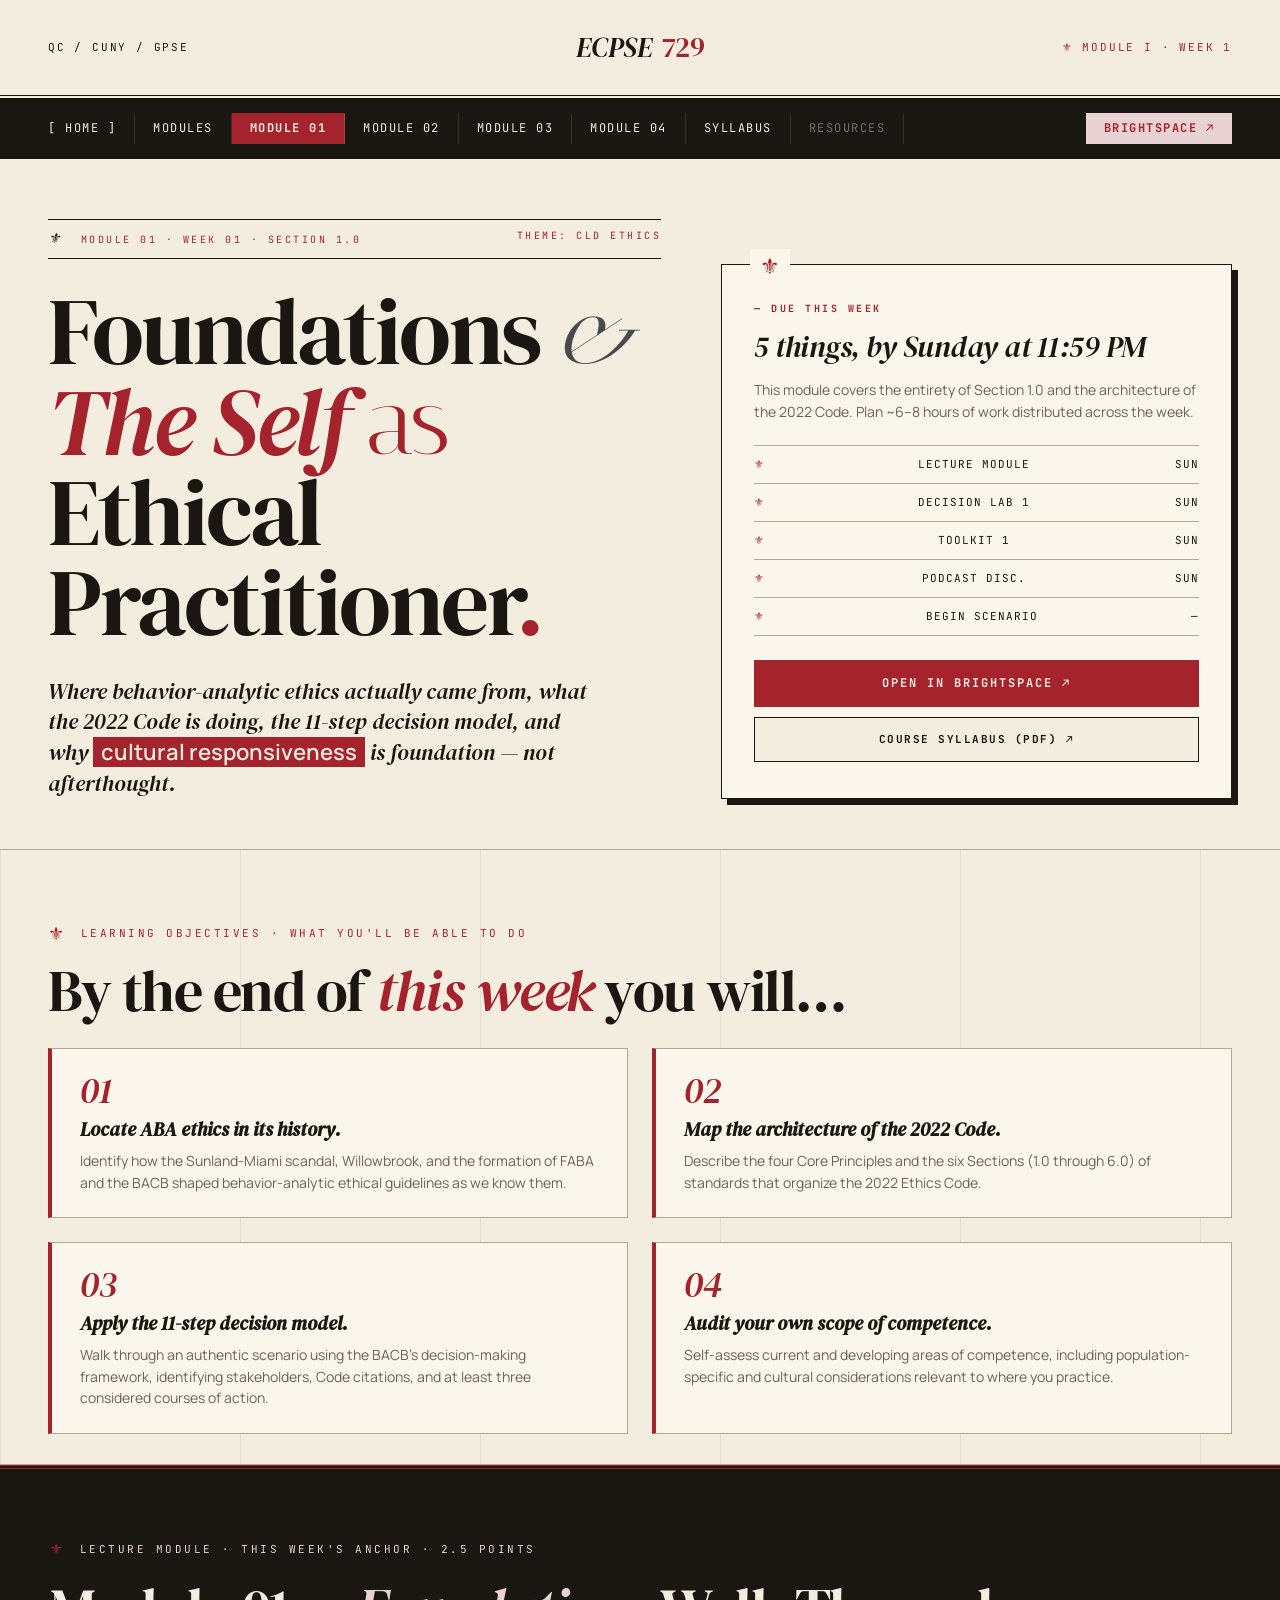
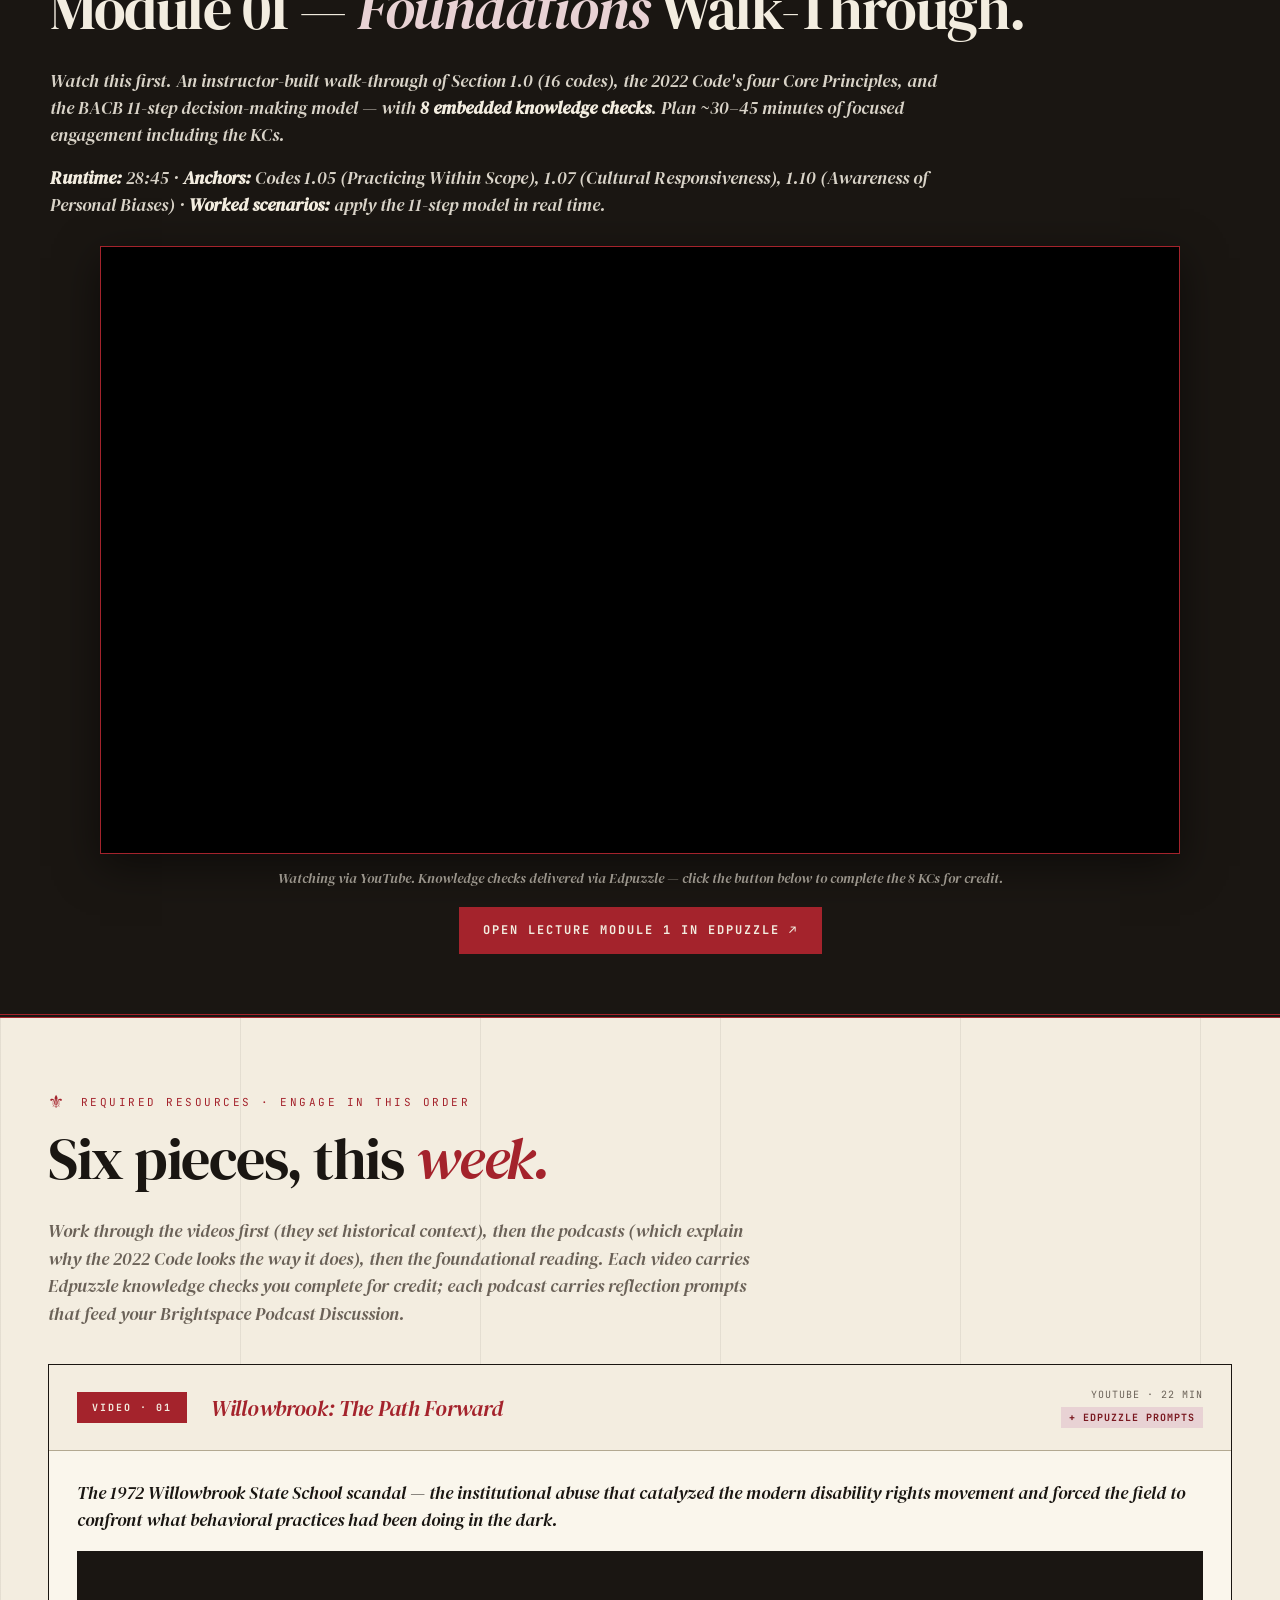
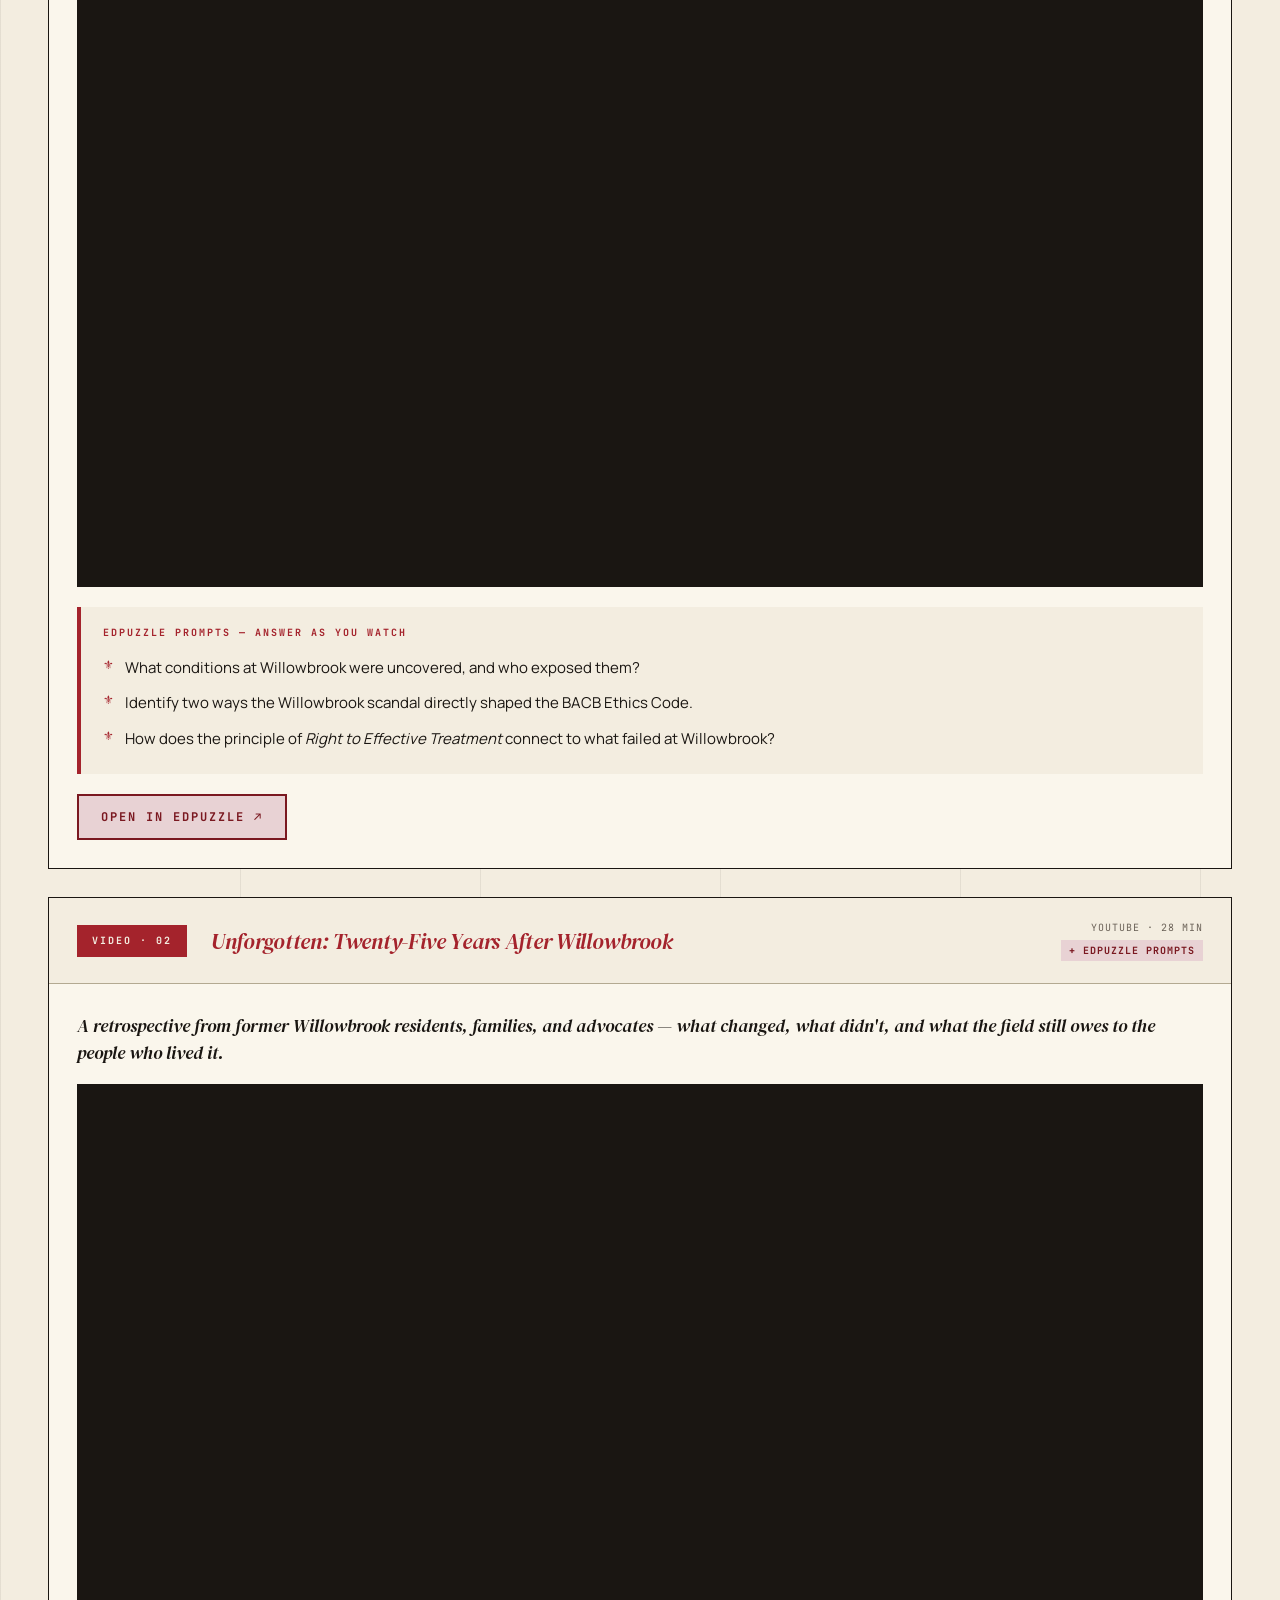
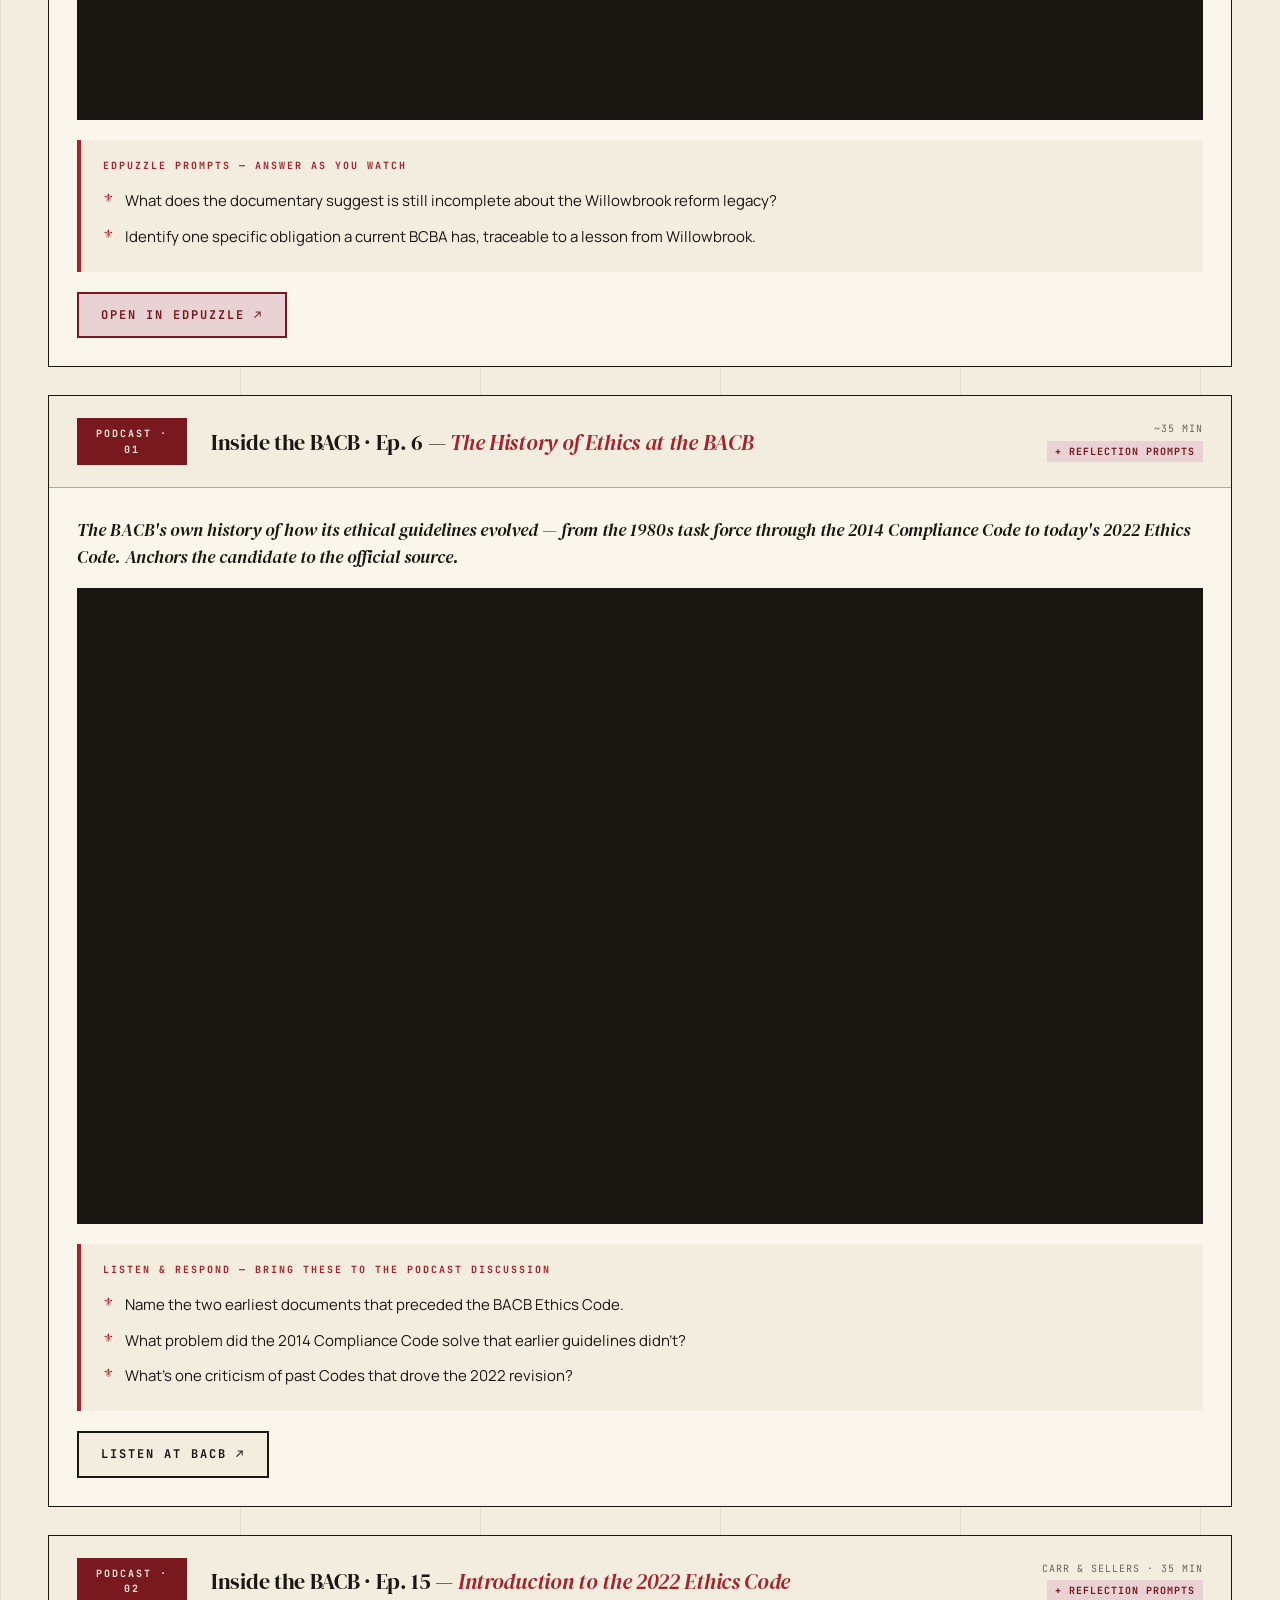
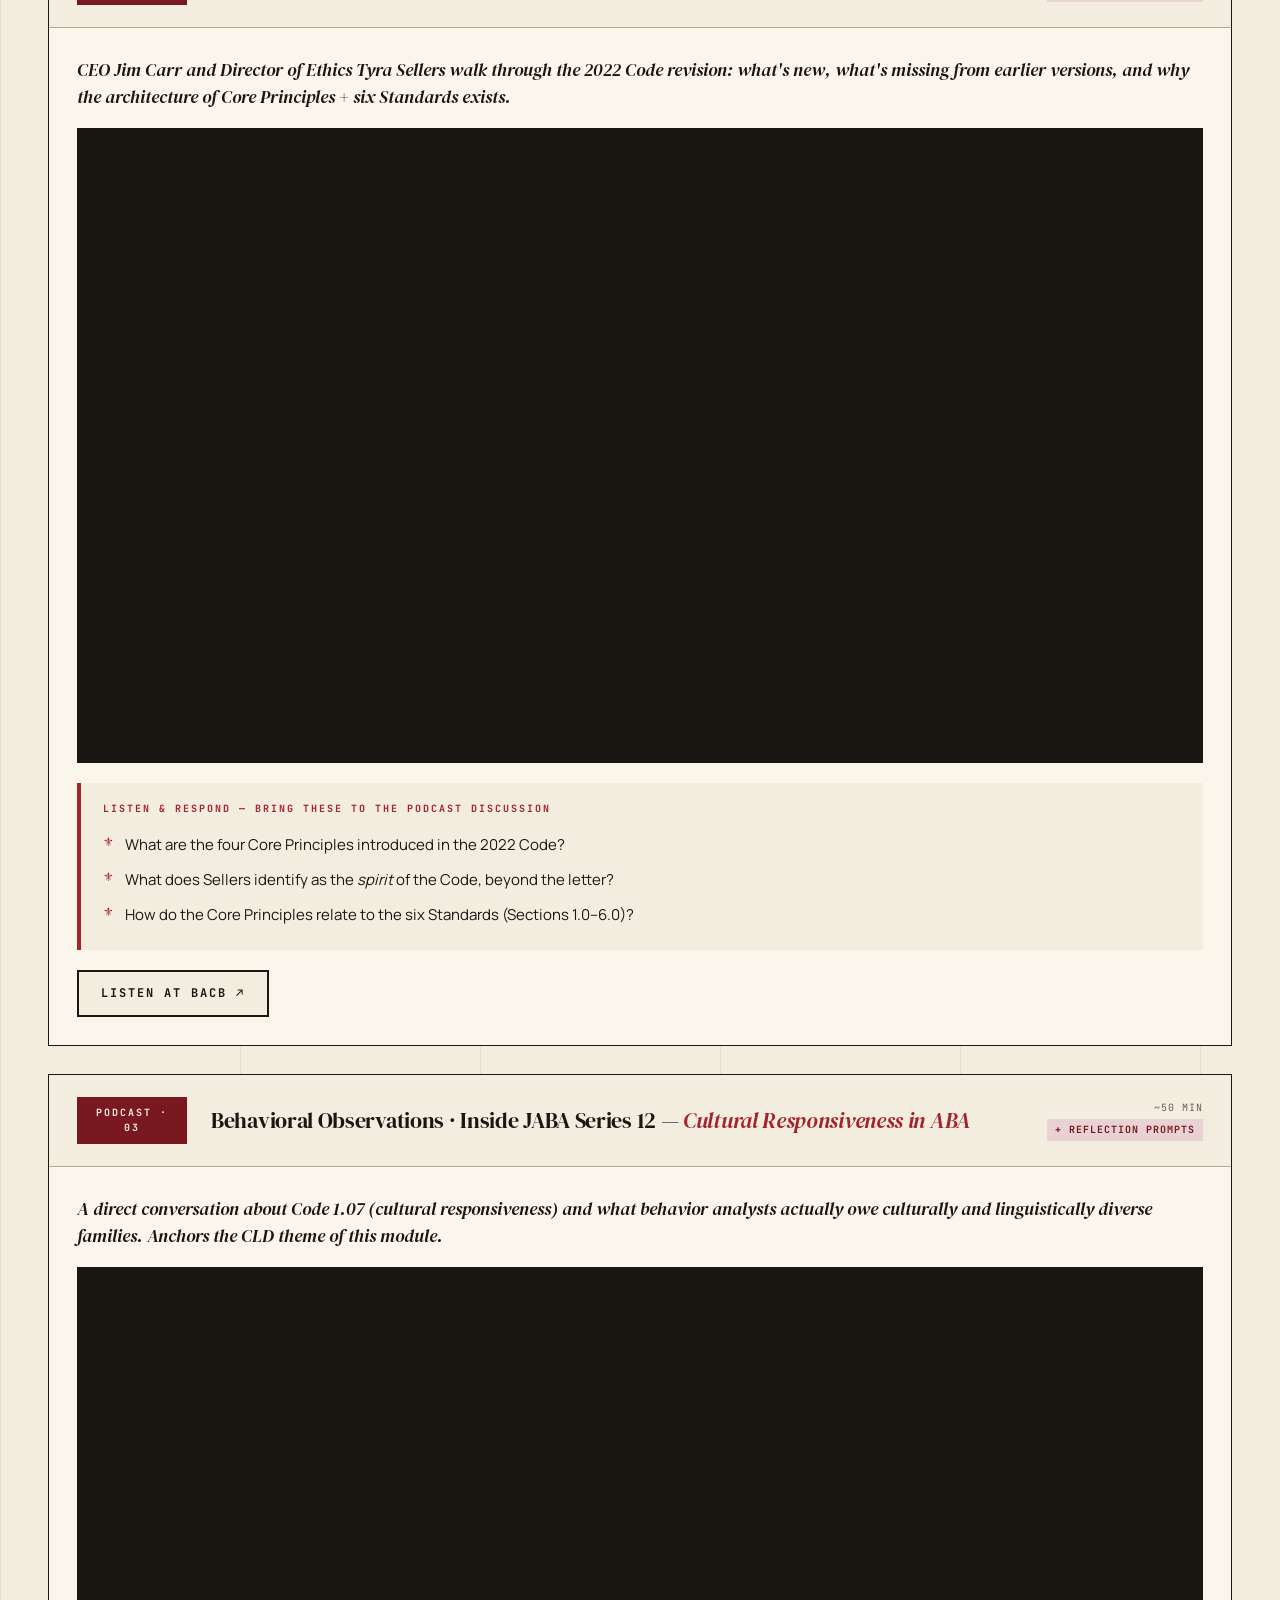
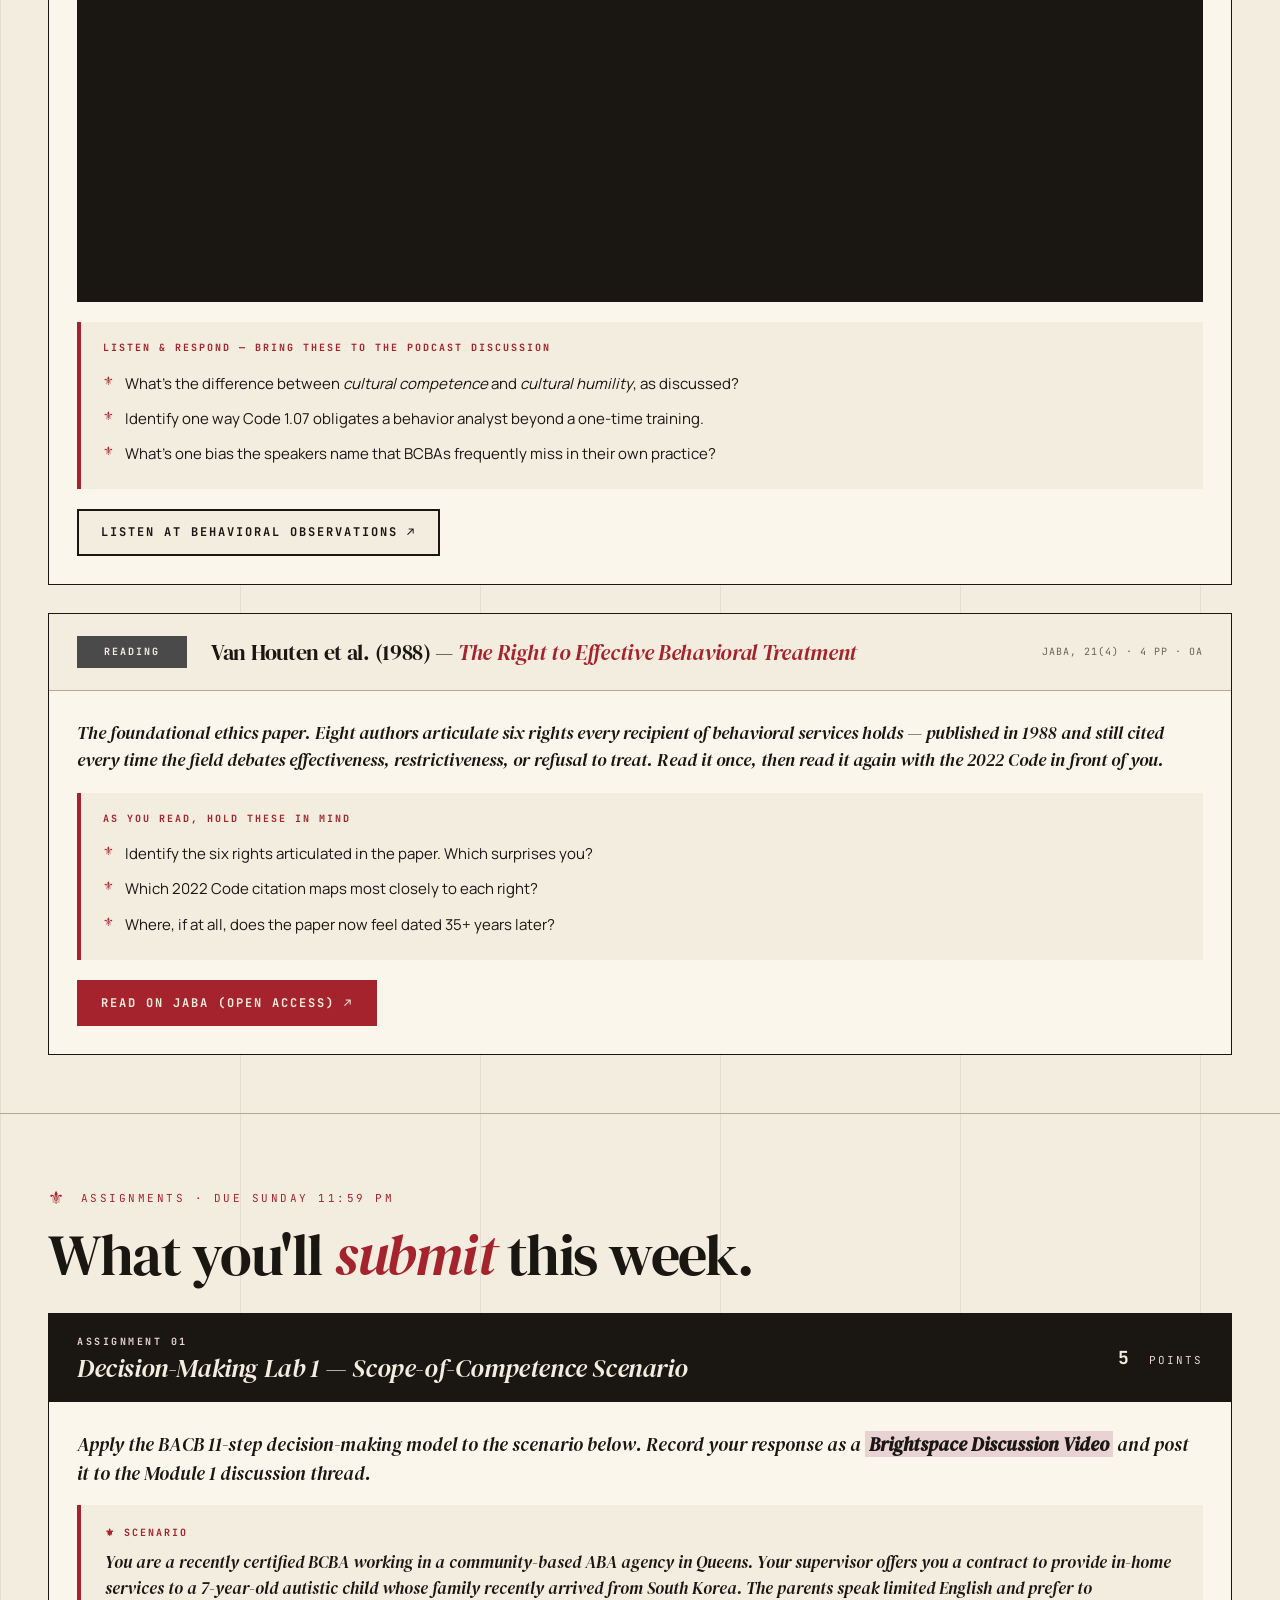
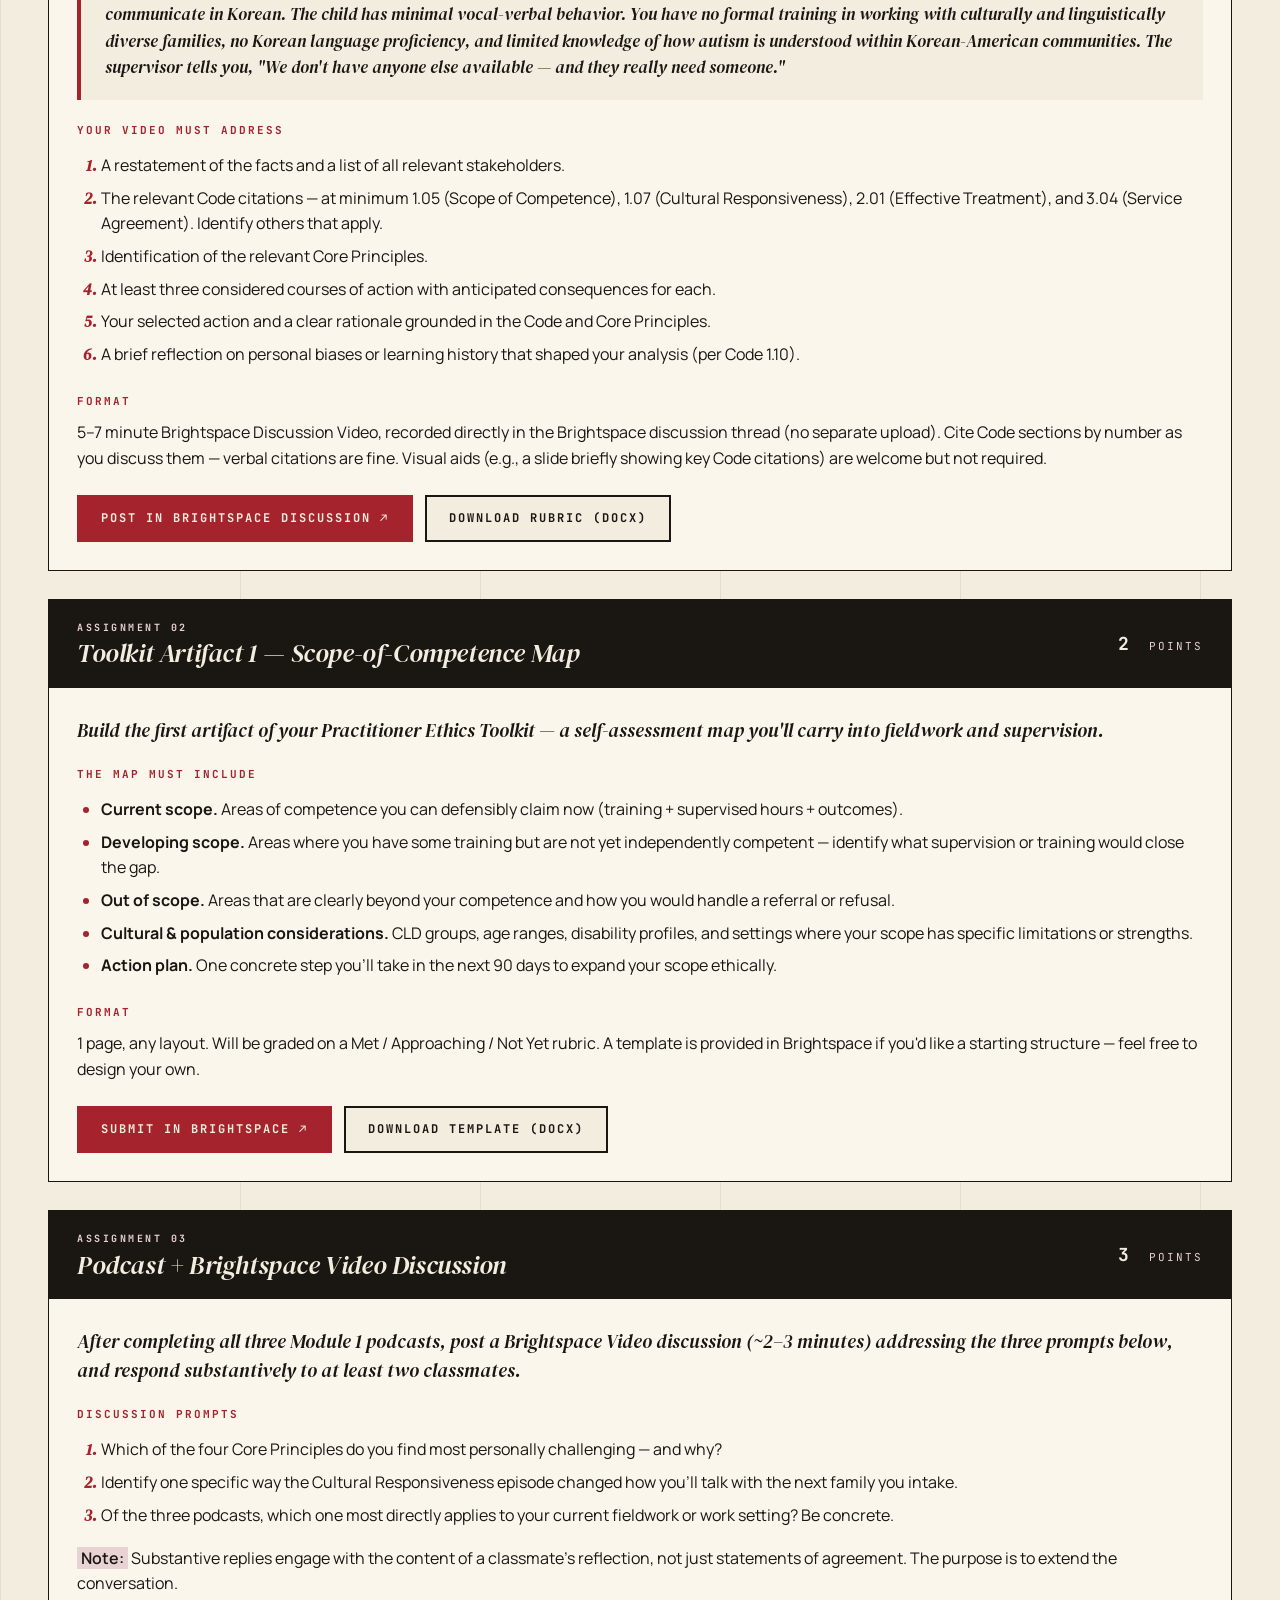
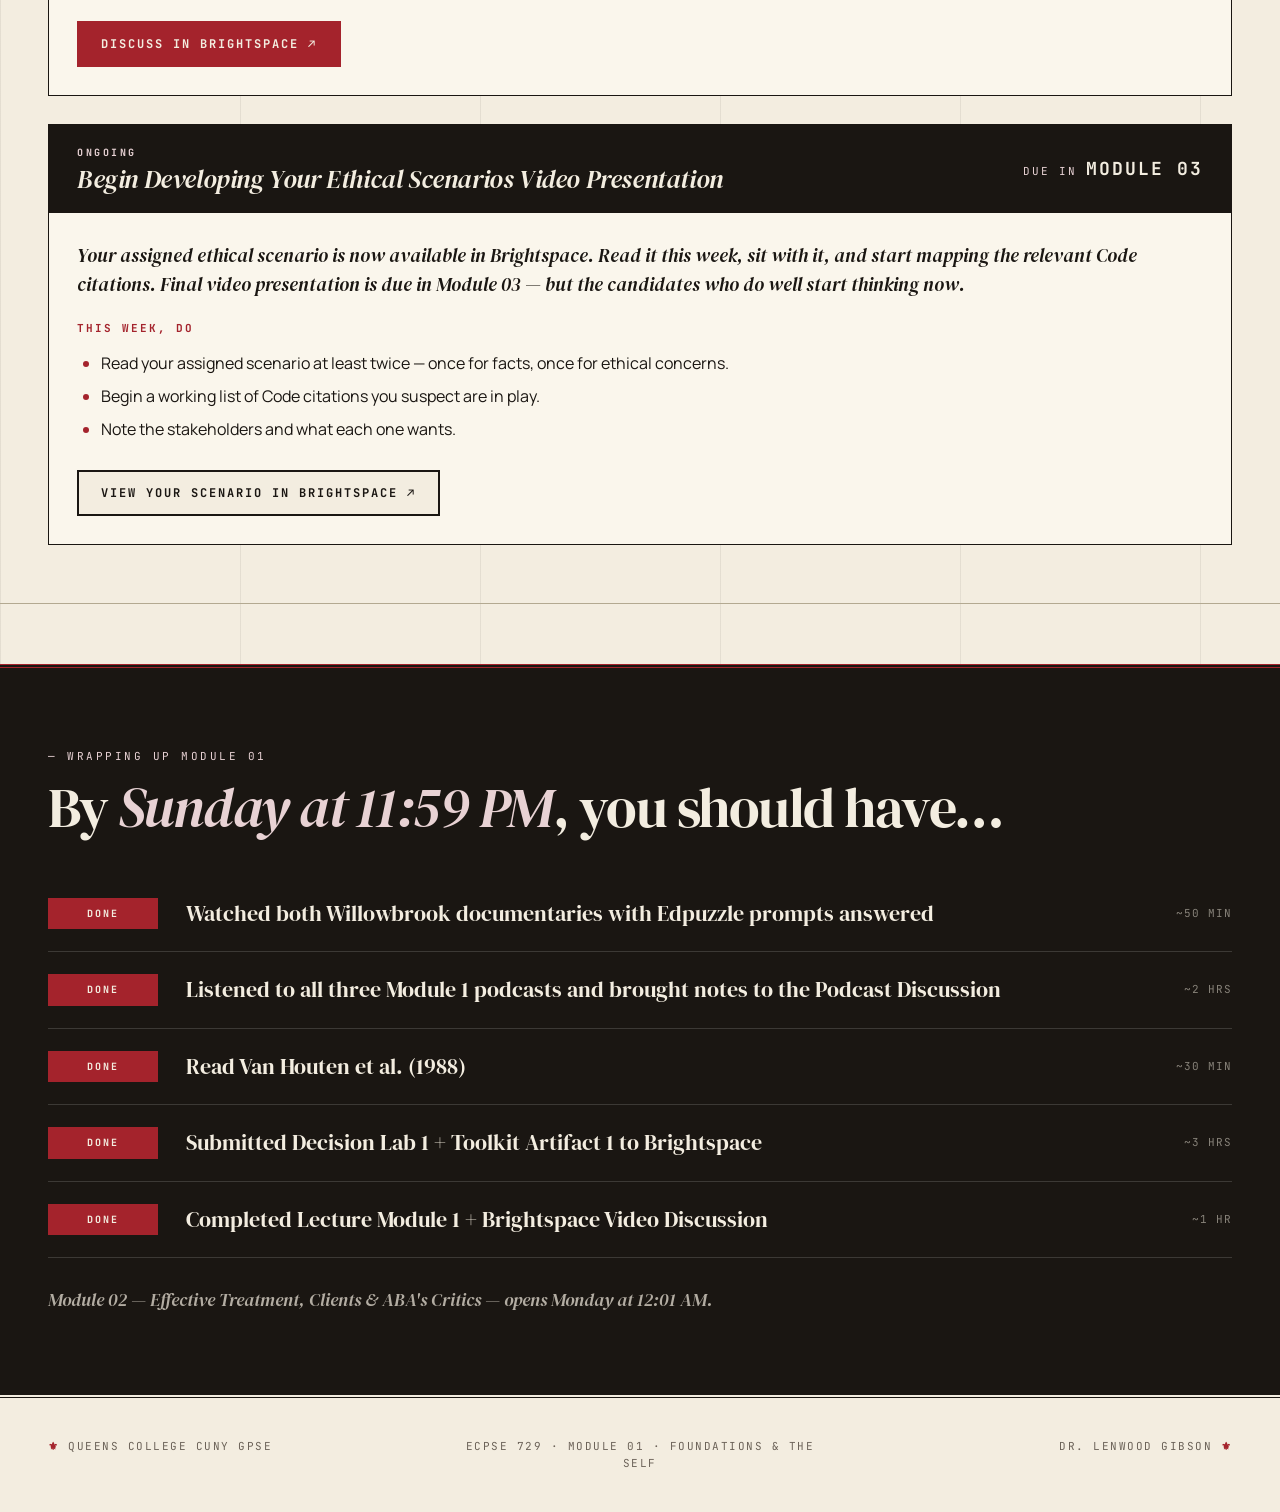
<file: module-01.html>
<!DOCTYPE html>
<html lang="en">
<head>
<meta charset="UTF-8">
<meta name="viewport" content="width=device-width, initial-scale=1.0">
<title>Module 01 · Foundations & The Self — ECPSE 729</title>
<meta name="description" content="ECPSE 729 Module 01 — Foundations & The Self. Week 1 of ECPSE 729 at Queens College.">
<meta name="author" content="Dr. Lenwood Gibson, Queens College CUNY GPSE">
<meta name="theme-color" content="#a4232c">
<meta property="og:type" content="article">
<meta property="og:title" content="Module 01 · Foundations & The Self — ECPSE 729">
<meta property="og:description" content="ECPSE 729 Module 01 — Foundations & The Self. Week 1 of ECPSE 729 at Queens College.">
<meta property="og:site_name" content="Queens College CUNY GPSE">
<meta name="twitter:card" content="summary">
<meta name="twitter:title" content="Module 01 · Foundations & The Self — ECPSE 729">
<meta name="twitter:description" content="ECPSE 729 Module 01 — Foundations & The Self. Week 1 of ECPSE 729 at Queens College.">
<link rel="icon" type="image/svg+xml" href="favicon.svg">
<link rel="apple-touch-icon" href="favicon.svg">
<link rel="preconnect" href="https://fonts.googleapis.com">
<link rel="preconnect" href="https://fonts.gstatic.com" crossorigin>
<link href="https://fonts.googleapis.com/css2?family=Italiana&family=DM+Serif+Display:ital@0;1&family=Manrope:wght@300;400;500;600;700&family=JetBrains+Mono:wght@400;500;700&display=swap" rel="stylesheet">
<link rel="stylesheet" href="styles.css?v=1780290547">
</head>
<body>

<a class="skip-link" href="#main">Skip to main content</a>

<header class="site">
  <div class="left">QC / CUNY / GPSE</div>
  <div class="center"><a href="index.html">ECPSE <b>729</b></a></div>
  <div class="right"><span aria-hidden="true">⚜</span> Module I · Week 1</div>
</header>

<nav class="bar" aria-label="Course navigation">
  <a href="index.html">[ Home ]</a>
  <a href="modules.html">Modules</a>
  <a href="module-01.html" class="current" aria-current="page">Module 01</a>
  <a href="module-02.html">Module 02</a>
  <a href="module-03.html">Module 03</a>
  <a href="module-04.html">Module 04</a>
  <a href="handouts/ECPSE-729-Syllabus-Summer-2026.pdf" target="_blank" rel="noopener">Syllabus</a>
  <span class="nav-locked" aria-disabled="true" aria-label="Resources — link coming soon">Resources</span>
  <a href="https://brightspace.cuny.edu/d2l/home/1270447" target="_blank" rel="noopener" class="bs">Brightspace ↗</a>
</nav>

<main id="main">

<!-- Module Hero -->
<section class="hero">
  <div class="hero-grid">
    <div>
      <div class="meta-bar">
        <span><span class="glyph" aria-hidden="true">⚜</span> &nbsp;Module 01 · Week 01 · Section 1.0</span>
        <span>Theme: CLD Ethics</span>
      </div>
      <h1>Foundations <span class="amp">&amp;</span><br><span class="ital">The Self</span> <span class="ornament">as</span><br>Ethical Practitioner<span class="period-signal">.</span></h1>
      <p class="lede">Where behavior-analytic ethics actually <em>came from</em>, what the 2022 Code is doing, the 11-step decision model, and why <b>cultural responsiveness</b> is foundation — not afterthought.</p>
    </div>
    <div class="side-widget">
      <div class="label">— Due This Week</div>
      <h3>5 things, by Sunday at 11:59 PM</h3>
      <p>This module covers the entirety of Section 1.0 and the architecture of the 2022 Code. Plan ~6–8 hours of work distributed across the week.</p>
      <ul>
        <li><span>Lecture Module</span><span>Sun</span></li>
        <li><span>Decision Lab 1</span><span>Sun</span></li>
        <li><span>Toolkit 1</span><span>Sun</span></li>
        <li><span>Podcast Disc.</span><span>Sun</span></li>
        <li><span>Begin Scenario</span><span>—</span></li>
      </ul>
      <a href="https://brightspace.cuny.edu/d2l/home/1270447" target="_blank" rel="noopener" class="submit-bs">Open in Brightspace ↗</a>
      <a href="handouts/ECPSE-729-Syllabus-Summer-2026.pdf" target="_blank" rel="noopener" class="syllabus-link">Course Syllabus (PDF) ↗</a>
    </div>
  </div>
</section>

<!-- Learning Objectives -->
<section class="module-section">
  <div class="section-label">Learning Objectives · What you'll be able to do</div>
  <h2>By the end of <span class="ital">this week</span> you will&hellip;</h2>
  <div class="objectives-grid">
    <div class="objective">
      <div class="num">01</div>
      <h3>Locate ABA ethics in its history.</h3>
      <p>Identify how the Sunland-Miami scandal, Willowbrook, and the formation of FABA and the BACB shaped behavior-analytic ethical guidelines as we know them.</p>
    </div>
    <div class="objective">
      <div class="num">02</div>
      <h3>Map the architecture of the 2022 Code.</h3>
      <p>Describe the four Core Principles and the six Sections (1.0 through 6.0) of standards that organize the 2022 Ethics Code.</p>
    </div>
    <div class="objective">
      <div class="num">03</div>
      <h3>Apply the 11-step decision model.</h3>
      <p>Walk through an authentic scenario using the BACB's decision-making framework, identifying stakeholders, Code citations, and at least three considered courses of action.</p>
    </div>
    <div class="objective">
      <div class="num">04</div>
      <h3>Audit your own scope of competence.</h3>
      <p>Self-assess current and developing areas of competence, including population-specific and cultural considerations relevant to where you practice.</p>
    </div>
  </div>
</section>

<!-- Lecture Module — this week's anchor (dark stage) -->
<section class="lecture-stage" aria-labelledby="lecture-m01-heading">
  <div class="lecture-stage-inner">
    <div class="section-label">Lecture Module · This week's anchor · 2.5 points</div>
    <h2 id="lecture-m01-heading">Module 01 — <span class="ital">Foundations</span> Walk-Through.</h2>
    <p class="section-intro">Watch this first. An instructor-built walk-through of Section 1.0 (16 codes), the 2022 Code's four Core Principles, and the BACB 11-step decision-making model — with <b>8 embedded knowledge checks</b>. Plan ~30–45 minutes of focused engagement including the KCs.</p>
    <p class="section-intro"><b>Runtime:</b> 28:45 · <b>Anchors:</b> Codes 1.05 (Practicing Within Scope), 1.07 (Cultural Responsiveness), 1.10 (Awareness of Personal Biases) · <b>Worked scenarios:</b> apply the 11-step model in real time.</p>
    <div class="lecture-video">
      <iframe src="https://www.youtube.com/embed/lxiPpiSVHfE" title="ECPSE 729 Module 01 — Foundations & The Self as Ethical Practitioner" loading="lazy" referrerpolicy="strict-origin-when-cross-origin" allow="accelerometer; autoplay; clipboard-write; encrypted-media; gyroscope; picture-in-picture" allowfullscreen></iframe>
      <p>Watching via YouTube. Knowledge checks delivered via Edpuzzle — click the button below to complete the 8 KCs for credit.</p>
      <div class="actions">
        <a href="https://edpuzzle.com/assignments/6a15fd4a69591426033b073b/watch" target="_blank" rel="noopener" class="btn btn-primary">Open Lecture Module 1 in Edpuzzle ↗</a>
      </div>
    </div>
  </div>
</section>

<!-- Required Resources -->
<section class="module-section">
  <div class="section-label">Required Resources · Engage in this order</div>
  <h2>Six pieces, this <span class="ital">week.</span></h2>
  <p class="section-intro">Work through the videos first (they set historical context), then the podcasts (which explain why the 2022 Code looks the way it does), then the foundational reading. Each video carries Edpuzzle knowledge checks you complete for credit; each podcast carries reflection prompts that feed your Brightspace Podcast Discussion.</p>

  <!-- Video 1: Willowbrook -->
  <div class="resource-card">
    <div class="rc-header">
      <div class="rc-pill video">Video · 01</div>
      <div class="rc-title"><span class="ital">Willowbrook: The Path Forward</span></div>
      <div class="rc-meta">YouTube · 22 min<br><span class="edpuzzle">+ Edpuzzle prompts</span></div>
    </div>
    <div class="rc-body">
      <p class="rc-desc">The 1972 Willowbrook State School scandal — the institutional abuse that catalyzed the modern disability rights movement and forced the field to confront what behavioral practices had been doing in the dark.</p>
      <div class="video-wrap">
        <iframe src="https://www.youtube.com/embed/ev80qEtp2u4" title="Willowbrook: The Path Forward" loading="lazy" referrerpolicy="strict-origin-when-cross-origin" allow="accelerometer; autoplay; clipboard-write; encrypted-media; gyroscope; picture-in-picture" allowfullscreen></iframe>
      </div>
      <div class="rc-prompts">
        <div class="pl">Edpuzzle Prompts &mdash; answer as you watch</div>
        <ul>
          <li>What conditions at Willowbrook were uncovered, and who exposed them?</li>
          <li>Identify two ways the Willowbrook scandal directly shaped the BACB Ethics Code.</li>
          <li>How does the principle of <em>Right to Effective Treatment</em> connect to what failed at Willowbrook?</li>
        </ul>
      </div>
      <div class="rc-actions">
        <a href="https://edpuzzle.com/assignments/6a16025e0c2b1546c07db4ec/watch" target="_blank" rel="noopener" class="btn btn-edpuzzle">Open in Edpuzzle ↗</a>
      </div>
    </div>
  </div>

  <!-- Video 2: Unforgotten -->
  <div class="resource-card">
    <div class="rc-header">
      <div class="rc-pill video">Video · 02</div>
      <div class="rc-title"><span class="ital">Unforgotten: Twenty-Five Years After Willowbrook</span></div>
      <div class="rc-meta">YouTube · 28 min<br><span class="edpuzzle">+ Edpuzzle prompts</span></div>
    </div>
    <div class="rc-body">
      <p class="rc-desc">A retrospective from former Willowbrook residents, families, and advocates — what changed, what didn't, and what the field still owes to the people who lived it.</p>
      <div class="video-wrap">
        <iframe src="https://www.youtube.com/embed/HNLyKW8fCNg" title="Unforgotten: Twenty-Five Years After Willowbrook" loading="lazy" referrerpolicy="strict-origin-when-cross-origin" allow="accelerometer; autoplay; clipboard-write; encrypted-media; gyroscope; picture-in-picture" allowfullscreen></iframe>
      </div>
      <div class="rc-prompts">
        <div class="pl">Edpuzzle Prompts &mdash; answer as you watch</div>
        <ul>
          <li>What does the documentary suggest is still incomplete about the Willowbrook reform legacy?</li>
          <li>Identify one specific obligation a current BCBA has, traceable to a lesson from Willowbrook.</li>
        </ul>
      </div>
      <div class="rc-actions">
        <a href="https://edpuzzle.com/assignments/6a1602e357f736396d76fbb8/watch" target="_blank" rel="noopener" class="btn btn-edpuzzle">Open in Edpuzzle ↗</a>
      </div>
    </div>
  </div>

  <!-- Podcast 1: BACB Ep 6 -->
  <div class="resource-card">
    <div class="rc-header">
      <div class="rc-pill podcast">Podcast · 01</div>
      <div class="rc-title">Inside the BACB · Ep. 6 — <span class="ital">The History of Ethics at the BACB</span></div>
      <div class="rc-meta">~35 min<br><span class="edpuzzle">+ Reflection prompts</span></div>
    </div>
    <div class="rc-body">
      <p class="rc-desc">The BACB's own history of how its ethical guidelines evolved — from the 1980s task force through the 2014 Compliance Code to today's 2022 Ethics Code. Anchors the candidate to the official source.</p>
      <div class="video-wrap">
        <iframe src="https://www.youtube.com/embed/RzpaiAwTiIE" title="Inside the BACB Ep. 6 — The History of Ethics at the BACB" loading="lazy" referrerpolicy="strict-origin-when-cross-origin" allow="accelerometer; autoplay; clipboard-write; encrypted-media; gyroscope; picture-in-picture" allowfullscreen></iframe>
      </div>
      <div class="rc-prompts">
        <div class="pl">Listen &amp; respond &mdash; bring these to the Podcast Discussion</div>
        <ul>
          <li>Name the two earliest documents that preceded the BACB Ethics Code.</li>
          <li>What problem did the 2014 Compliance Code solve that earlier guidelines didn't?</li>
          <li>What's one criticism of past Codes that drove the 2022 revision?</li>
        </ul>
      </div>
      <div class="rc-actions">
        <a href="https://www.bacb.com/episode-6-the-history-of-ethics-at-the-bacb/" target="_blank" rel="noopener" class="btn btn-secondary">Listen at BACB ↗</a>
      </div>
    </div>
  </div>

  <!-- Podcast 2: Inside the BACB Ep 15 -->
  <div class="resource-card">
    <div class="rc-header">
      <div class="rc-pill podcast">Podcast · 02</div>
      <div class="rc-title">Inside the BACB · Ep. 15 — <span class="ital">Introduction to the 2022 Ethics Code</span></div>
      <div class="rc-meta">Carr &amp; Sellers · 35 min<br><span class="edpuzzle">+ Reflection prompts</span></div>
    </div>
    <div class="rc-body">
      <p class="rc-desc">CEO Jim Carr and Director of Ethics Tyra Sellers walk through the 2022 Code revision: what's new, what's missing from earlier versions, and why the architecture of Core Principles + six Standards exists.</p>
      <div class="video-wrap">
        <iframe src="https://www.youtube.com/embed/WRgXwdSPfNQ" title="Inside the BACB Ep. 15 — Introducing the Ethics Code for Behavior Analysts" loading="lazy" referrerpolicy="strict-origin-when-cross-origin" allow="accelerometer; autoplay; clipboard-write; encrypted-media; gyroscope; picture-in-picture" allowfullscreen></iframe>
      </div>
      <div class="rc-prompts">
        <div class="pl">Listen &amp; respond &mdash; bring these to the Podcast Discussion</div>
        <ul>
          <li>What are the four Core Principles introduced in the 2022 Code?</li>
          <li>What does Sellers identify as the <em>spirit</em> of the Code, beyond the letter?</li>
          <li>How do the Core Principles relate to the six Standards (Sections 1.0–6.0)?</li>
        </ul>
      </div>
      <div class="rc-actions">
        <a href="https://www.bacb.com/bacb-podcasts/" target="_blank" rel="noopener" class="btn btn-secondary">Listen at BACB ↗</a>
      </div>
    </div>
  </div>

  <!-- Podcast 3: Inside JABA Series 12 -->
  <div class="resource-card">
    <div class="rc-header">
      <div class="rc-pill podcast">Podcast · 03</div>
      <div class="rc-title">Behavioral Observations · Inside JABA Series 12 — <span class="ital">Cultural Responsiveness in ABA</span></div>
      <div class="rc-meta">~50 min<br><span class="edpuzzle">+ Reflection prompts</span></div>
    </div>
    <div class="rc-body">
      <p class="rc-desc">A direct conversation about Code 1.07 (cultural responsiveness) and what behavior analysts actually owe culturally and linguistically diverse families. Anchors the CLD theme of this module.</p>
      <div class="video-wrap">
        <iframe src="https://www.youtube.com/embed/87ijUsqMghg" title="Behavioral Observations — Cultural Responsiveness in ABA (Inside JABA Series 12)" loading="lazy" referrerpolicy="strict-origin-when-cross-origin" allow="accelerometer; autoplay; clipboard-write; encrypted-media; gyroscope; picture-in-picture" allowfullscreen></iframe>
      </div>
      <div class="rc-prompts">
        <div class="pl">Listen &amp; respond &mdash; bring these to the Podcast Discussion</div>
        <ul>
          <li>What's the difference between <em>cultural competence</em> and <em>cultural humility</em>, as discussed?</li>
          <li>Identify one way Code 1.07 obligates a behavior analyst beyond a one-time training.</li>
          <li>What's one bias the speakers name that BCBAs frequently miss in their own practice?</li>
        </ul>
      </div>
      <div class="rc-actions">
        <a href="https://behavioralobservations.com/cultural-responsiveness-in-applied-behavior-analysis-inside-jaba-series-12" target="_blank" rel="noopener" class="btn btn-secondary">Listen at Behavioral Observations ↗</a>
      </div>
    </div>
  </div>

  <!-- Reading: Van Houten 1988 -->
  <div class="resource-card">
    <div class="rc-header">
      <div class="rc-pill read">Reading</div>
      <div class="rc-title">Van Houten et al. (1988) — <span class="ital">The Right to Effective Behavioral Treatment</span></div>
      <div class="rc-meta">JABA, 21(4) · 4 pp · OA</div>
    </div>
    <div class="rc-body">
      <p class="rc-desc">The foundational ethics paper. Eight authors articulate six rights every recipient of behavioral services holds — published in 1988 and still cited every time the field debates effectiveness, restrictiveness, or refusal to treat. Read it once, then read it again with the 2022 Code in front of you.</p>
      <div class="rc-prompts">
        <div class="pl">As you read, hold these in mind</div>
        <ul>
          <li>Identify the six rights articulated in the paper. Which surprises you?</li>
          <li>Which 2022 Code citation maps most closely to each right?</li>
          <li>Where, if at all, does the paper now feel dated 35+ years later?</li>
        </ul>
      </div>
      <div class="rc-actions">
        <a href="https://onlinelibrary.wiley.com/doi/10.1901/jaba.1988.21-381" target="_blank" rel="noopener" class="btn btn-primary">Read on JABA (open access) ↗</a>
      </div>
    </div>
  </div>
</section>

<!-- Assignments -->
<section class="module-section">
  <div class="section-label">Assignments · Due Sunday 11:59 PM</div>
  <h2>What you'll <span class="ital">submit</span> this week.</h2>

  <!-- Decision-Making Lab 1 -->
  <div class="assignment">
    <div class="ah">
      <div class="label-row">
        <div class="label">Assignment 01</div>
        <h3>Decision-Making Lab 1 — Scope-of-Competence Scenario</h3>
      </div>
      <div class="points"><b>5</b> &nbsp;points</div>
    </div>
    <div class="ab">
      <p class="lead">Apply the BACB 11-step decision-making model to the scenario below. Record your response as a <b>Brightspace Discussion Video</b> and post it to the Module 1 discussion thread.</p>

      <div class="scenario">
        <div class="sl"><span aria-hidden="true">⚜</span> Scenario</div>
        <p>You are a recently certified BCBA working in a community-based ABA agency in Queens. Your supervisor offers you a contract to provide in-home services to a 7-year-old autistic child whose family recently arrived from South Korea. The parents speak limited English and prefer to communicate in Korean. The child has minimal vocal-verbal behavior. You have no formal training in working with culturally and linguistically diverse families, no Korean language proficiency, and limited knowledge of how autism is understood within Korean-American communities. The supervisor tells you, "We don't have anyone else available — and they really need someone."</p>
      </div>

      <h4>Your video must address</h4>
      <ol>
        <li>A restatement of the facts and a list of all relevant stakeholders.</li>
        <li>The relevant Code citations — at minimum 1.05 (Scope of Competence), 1.07 (Cultural Responsiveness), 2.01 (Effective Treatment), and 3.04 (Service Agreement). Identify others that apply.</li>
        <li>Identification of the relevant Core Principles.</li>
        <li>At least three considered courses of action with anticipated consequences for each.</li>
        <li>Your selected action and a clear rationale grounded in the Code and Core Principles.</li>
        <li>A brief reflection on personal biases or learning history that shaped your analysis (per Code 1.10).</li>
      </ol>

      <h4>Format</h4>
      <p>5–7 minute Brightspace Discussion Video, recorded directly in the Brightspace discussion thread (no separate upload). Cite Code sections by number as you discuss them — verbal citations are fine. Visual aids (e.g., a slide briefly showing key Code citations) are welcome but not required.</p>

      <div class="actions">
        <a href="https://brightspace.cuny.edu/d2l/le/1270447/discussions/topics/1781032/View" target="_blank" rel="noopener" class="btn btn-primary">Post in Brightspace Discussion ↗</a>
        <a href="handouts/Decision-Lab-1-Rubric.docx" class="btn btn-secondary" download>Download rubric (DOCX)</a>
      </div>
    </div>
  </div>

  <!-- Toolkit Artifact 1 -->
  <div class="assignment">
    <div class="ah">
      <div class="label-row">
        <div class="label">Assignment 02</div>
        <h3>Toolkit Artifact 1 — Scope-of-Competence Map</h3>
      </div>
      <div class="points"><b>2</b> &nbsp;points</div>
    </div>
    <div class="ab">
      <p class="lead">Build the first artifact of your Practitioner Ethics Toolkit — a self-assessment map you'll carry into fieldwork and supervision.</p>

      <h4>The map must include</h4>
      <ul>
        <li><b>Current scope.</b> Areas of competence you can defensibly claim now (training + supervised hours + outcomes).</li>
        <li><b>Developing scope.</b> Areas where you have some training but are not yet independently competent — identify what supervision or training would close the gap.</li>
        <li><b>Out of scope.</b> Areas that are clearly beyond your competence and how you would handle a referral or refusal.</li>
        <li><b>Cultural &amp; population considerations.</b> CLD groups, age ranges, disability profiles, and settings where your scope has specific limitations or strengths.</li>
        <li><b>Action plan.</b> One concrete step you'll take in the next 90 days to expand your scope ethically.</li>
      </ul>

      <h4>Format</h4>
      <p>1 page, any layout. Will be graded on a Met / Approaching / Not Yet rubric. A template is provided in Brightspace if you'd like a starting structure — feel free to design your own.</p>

      <div class="actions">
        <a href="https://brightspace.cuny.edu/d2l/lms/dropbox/user/folder_submit_files.d2l?db=2622560&ou=1270447" target="_blank" rel="noopener" class="btn btn-primary">Submit in Brightspace ↗</a>
        <a href="handouts/Toolkit-1-Scope-of-Competence-Map.docx" class="btn btn-secondary" download>Download template (DOCX)</a>
      </div>
    </div>
  </div>

  <!-- Podcast Discussion -->
  <div class="assignment">
    <div class="ah">
      <div class="label-row">
        <div class="label">Assignment 03</div>
        <h3>Podcast + Brightspace Video Discussion</h3>
      </div>
      <div class="points"><b>3</b> &nbsp;points</div>
    </div>
    <div class="ab">
      <p class="lead">After completing all three Module 1 podcasts, post a Brightspace Video discussion (~2–3 minutes) addressing the three prompts below, and respond substantively to at least two classmates.</p>

      <h4>Discussion prompts</h4>
      <ol>
        <li>Which of the four Core Principles do you find most personally challenging — and why?</li>
        <li>Identify one specific way the Cultural Responsiveness episode changed how you'll talk with the next family you intake.</li>
        <li>Of the three podcasts, which one most directly applies to your current fieldwork or work setting? Be concrete.</li>
      </ol>

      <p><b>Note:</b> Substantive replies engage with the content of a classmate's reflection, not just statements of agreement. The purpose is to extend the conversation.</p>

      <div class="actions">
        <a href="https://brightspace.cuny.edu/d2l/le/1270447/discussions/topics/1781033/View" target="_blank" rel="noopener" class="btn btn-primary">Discuss in Brightspace ↗</a>
      </div>
    </div>
  </div>

  <!-- Begin Ethical Scenario -->
  <div class="assignment">
    <div class="ah">
      <div class="label-row">
        <div class="label">Ongoing</div>
        <h3>Begin Developing Your Ethical Scenarios Video Presentation</h3>
      </div>
      <div class="points">Due in <b>Module 03</b></div>
    </div>
    <div class="ab">
      <p class="lead">Your assigned ethical scenario is now available in Brightspace. Read it this week, sit with it, and start mapping the relevant Code citations. Final video presentation is due in Module 03 — but the candidates who do well start thinking now.</p>

      <h4>This week, do</h4>
      <ul>
        <li>Read your assigned scenario at least twice — once for facts, once for ethical concerns.</li>
        <li>Begin a working list of Code citations you suspect are in play.</li>
        <li>Note the stakeholders and what each one wants.</li>
      </ul>

      <div class="actions">
        <a href="https://brightspace.cuny.edu/d2l/lms/dropbox/user/folder_submit_files.d2l?db=2622562&ou=1270447" target="_blank" rel="noopener" class="btn btn-secondary">View your scenario in Brightspace ↗</a>
      </div>
    </div>
  </div>
</section>

<!-- Module Closer -->
<section class="preview-dark">
  <div class="preview-dark-inner">
    <div class="label">— Wrapping Up Module 01</div>
    <h3>By <span class="ital">Sunday at 11:59 PM</span>, you should have&hellip;</h3>
    <div class="res-row">
      <span class="pill done">Done</span>
      <div class="title">Watched both Willowbrook documentaries with Edpuzzle prompts answered</div>
      <div class="meta">~50 MIN</div>
    </div>
    <div class="res-row">
      <span class="pill done">Done</span>
      <div class="title">Listened to all three Module 1 podcasts and brought notes to the Podcast Discussion</div>
      <div class="meta">~2 HRS</div>
    </div>
    <div class="res-row">
      <span class="pill done">Done</span>
      <div class="title">Read Van Houten et al. (1988)</div>
      <div class="meta">~30 MIN</div>
    </div>
    <div class="res-row">
      <span class="pill done">Done</span>
      <div class="title">Submitted Decision Lab 1 + Toolkit Artifact 1 to Brightspace</div>
      <div class="meta">~3 HRS</div>
    </div>
    <div class="res-row">
      <span class="pill done">Done</span>
      <div class="title">Completed Lecture Module 1 + Brightspace Video Discussion</div>
      <div class="meta">~1 HR</div>
    </div>
    <p class="preview-dark-note">Module 02 — <em>Effective Treatment, Clients &amp; ABA's Critics</em> — opens Monday at 12:01 AM.</p>
  </div>
</section>

</main>

<footer>
  <div class="left"><span class="stamp" aria-hidden="true">⚜</span> Queens College CUNY GPSE</div>
  <div class="center">ECPSE 729 · Module 01 · Foundations & The Self</div>
  <div class="right">Dr. Lenwood Gibson <span class="stamp" aria-hidden="true">⚜</span></div>
</footer>

</body>
</html>
</file>
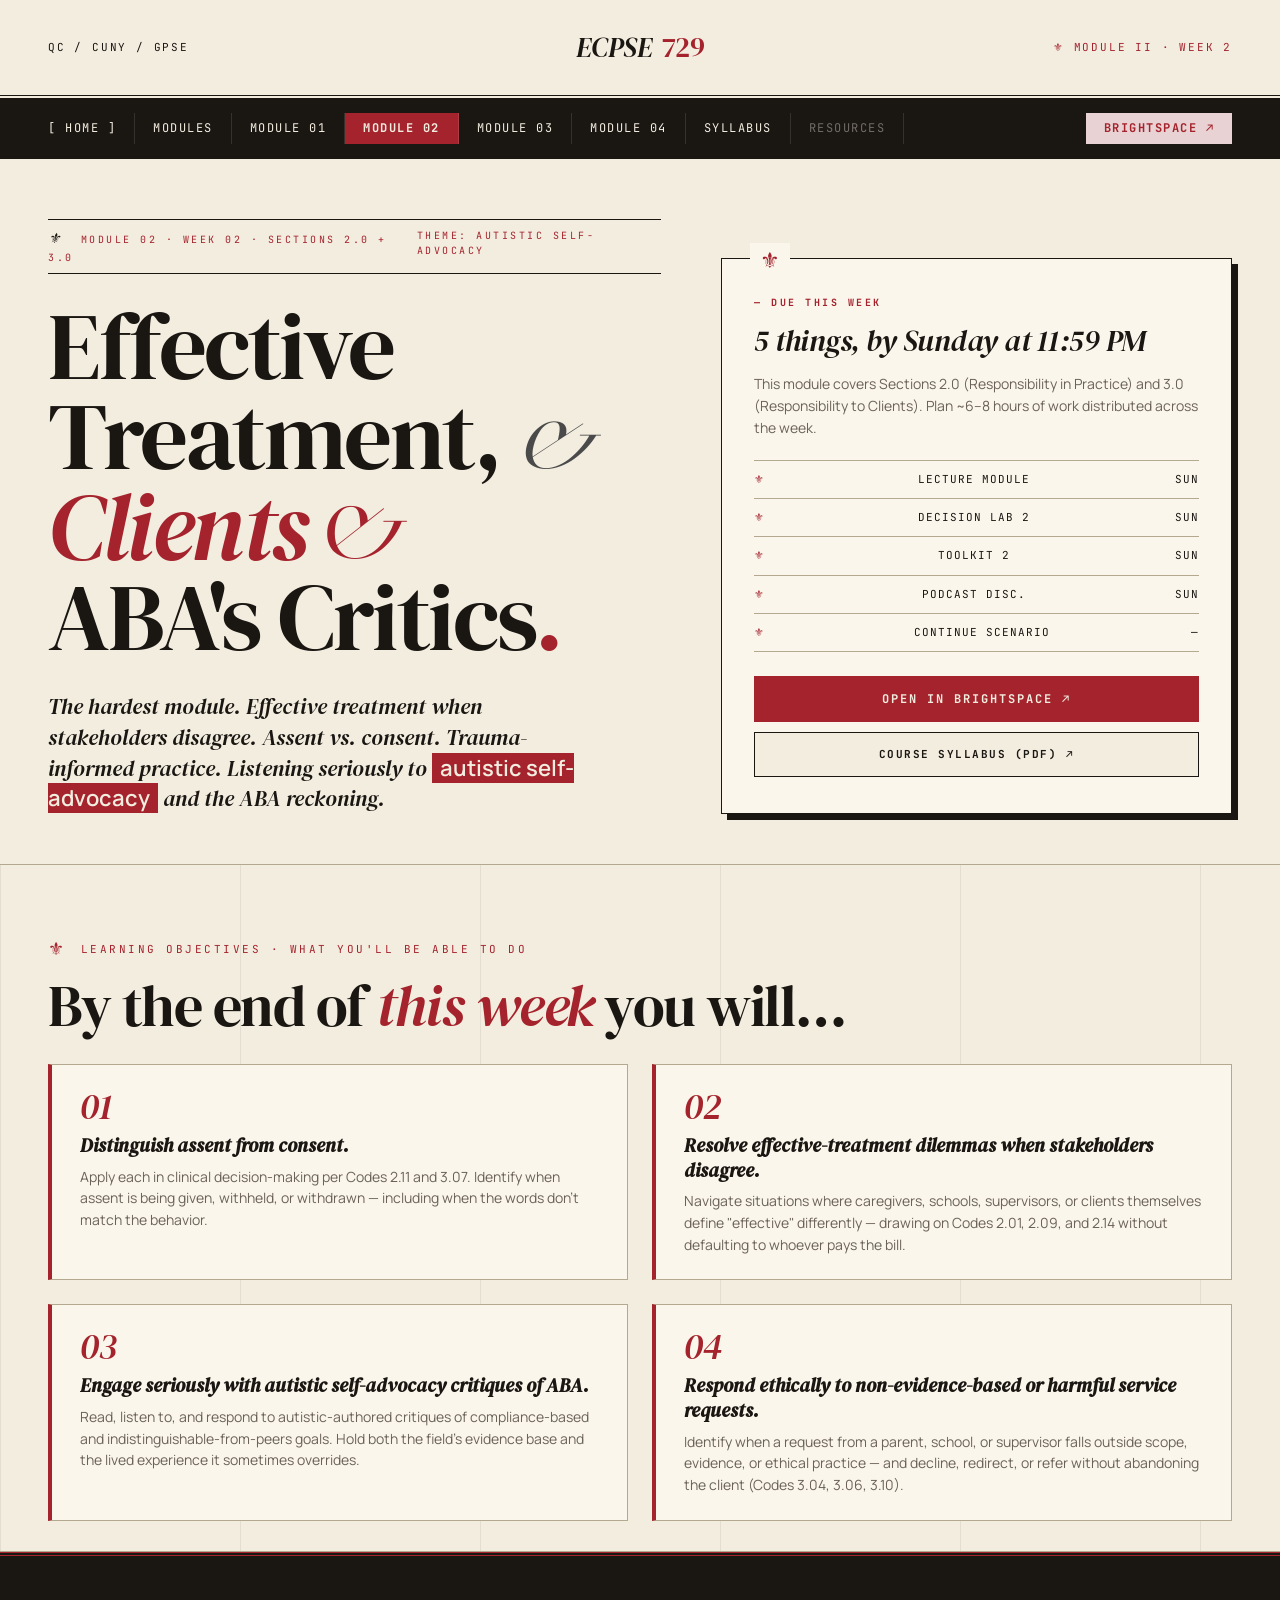
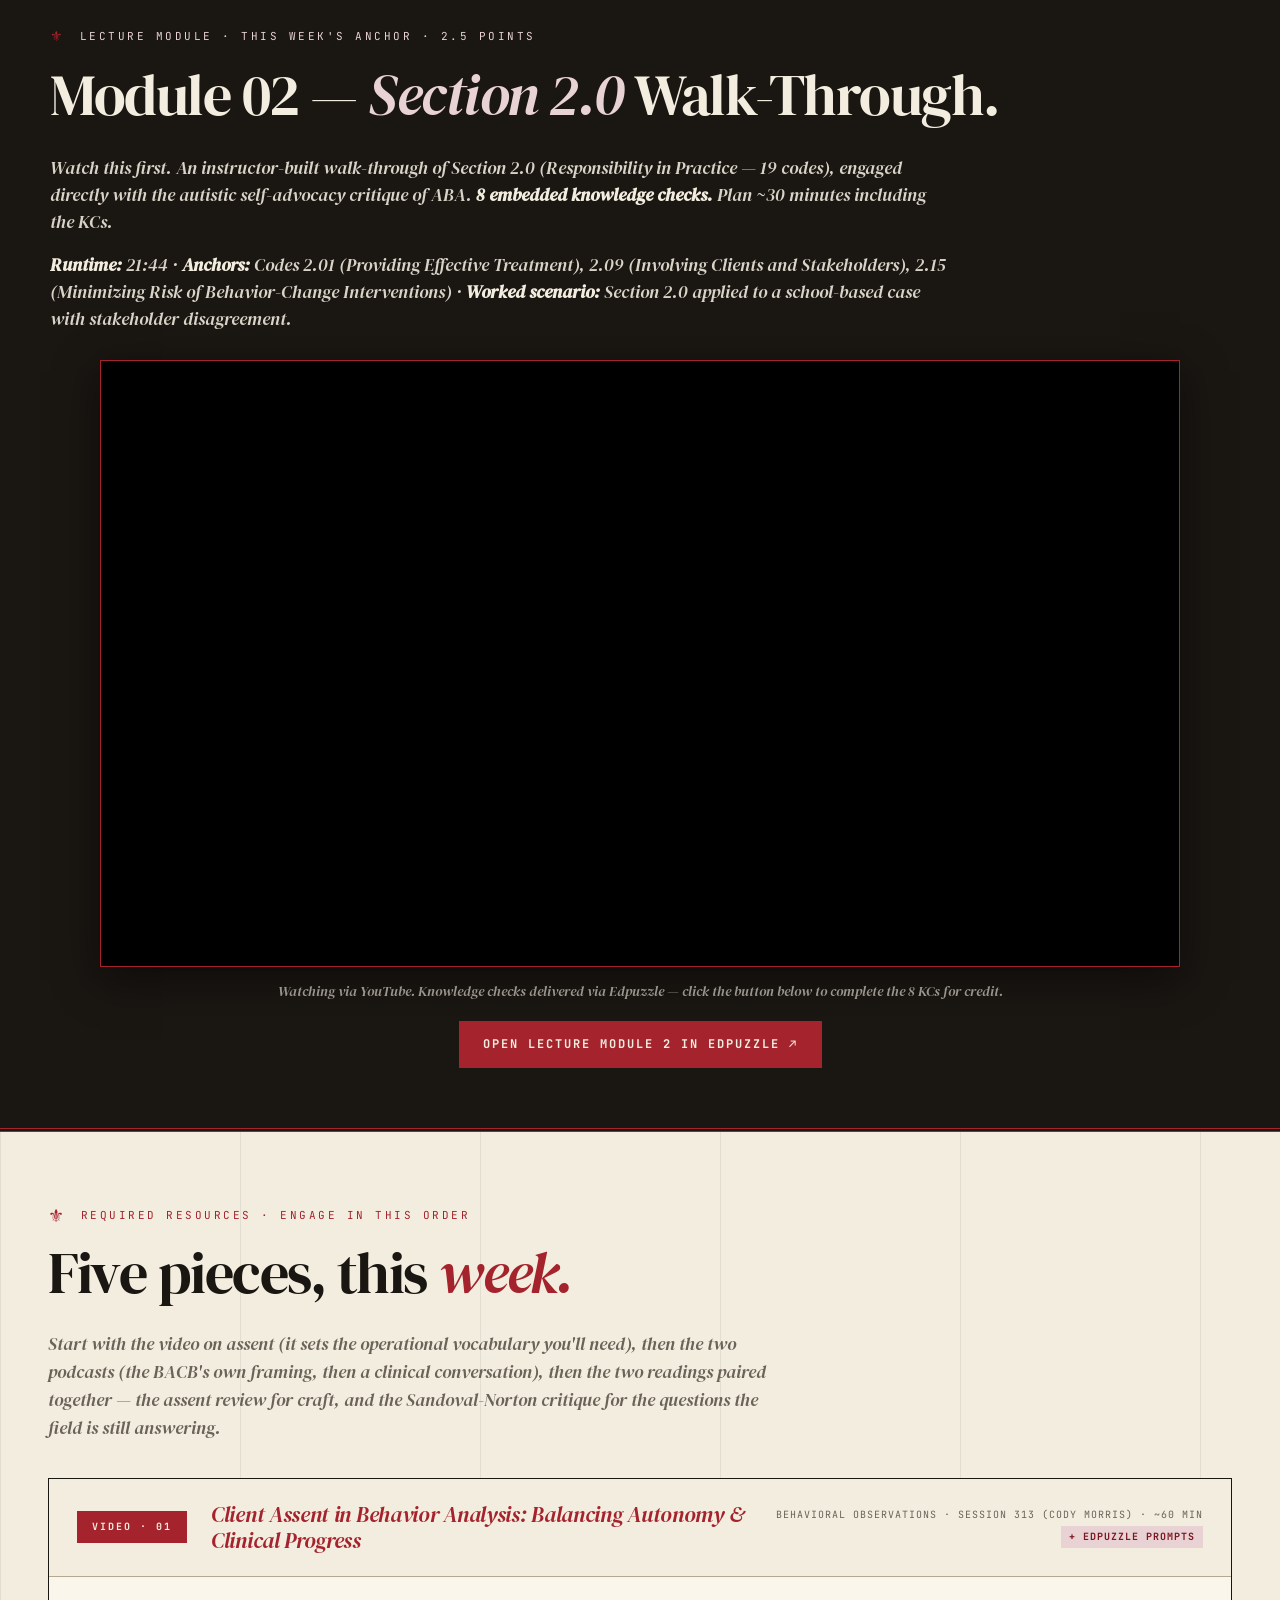
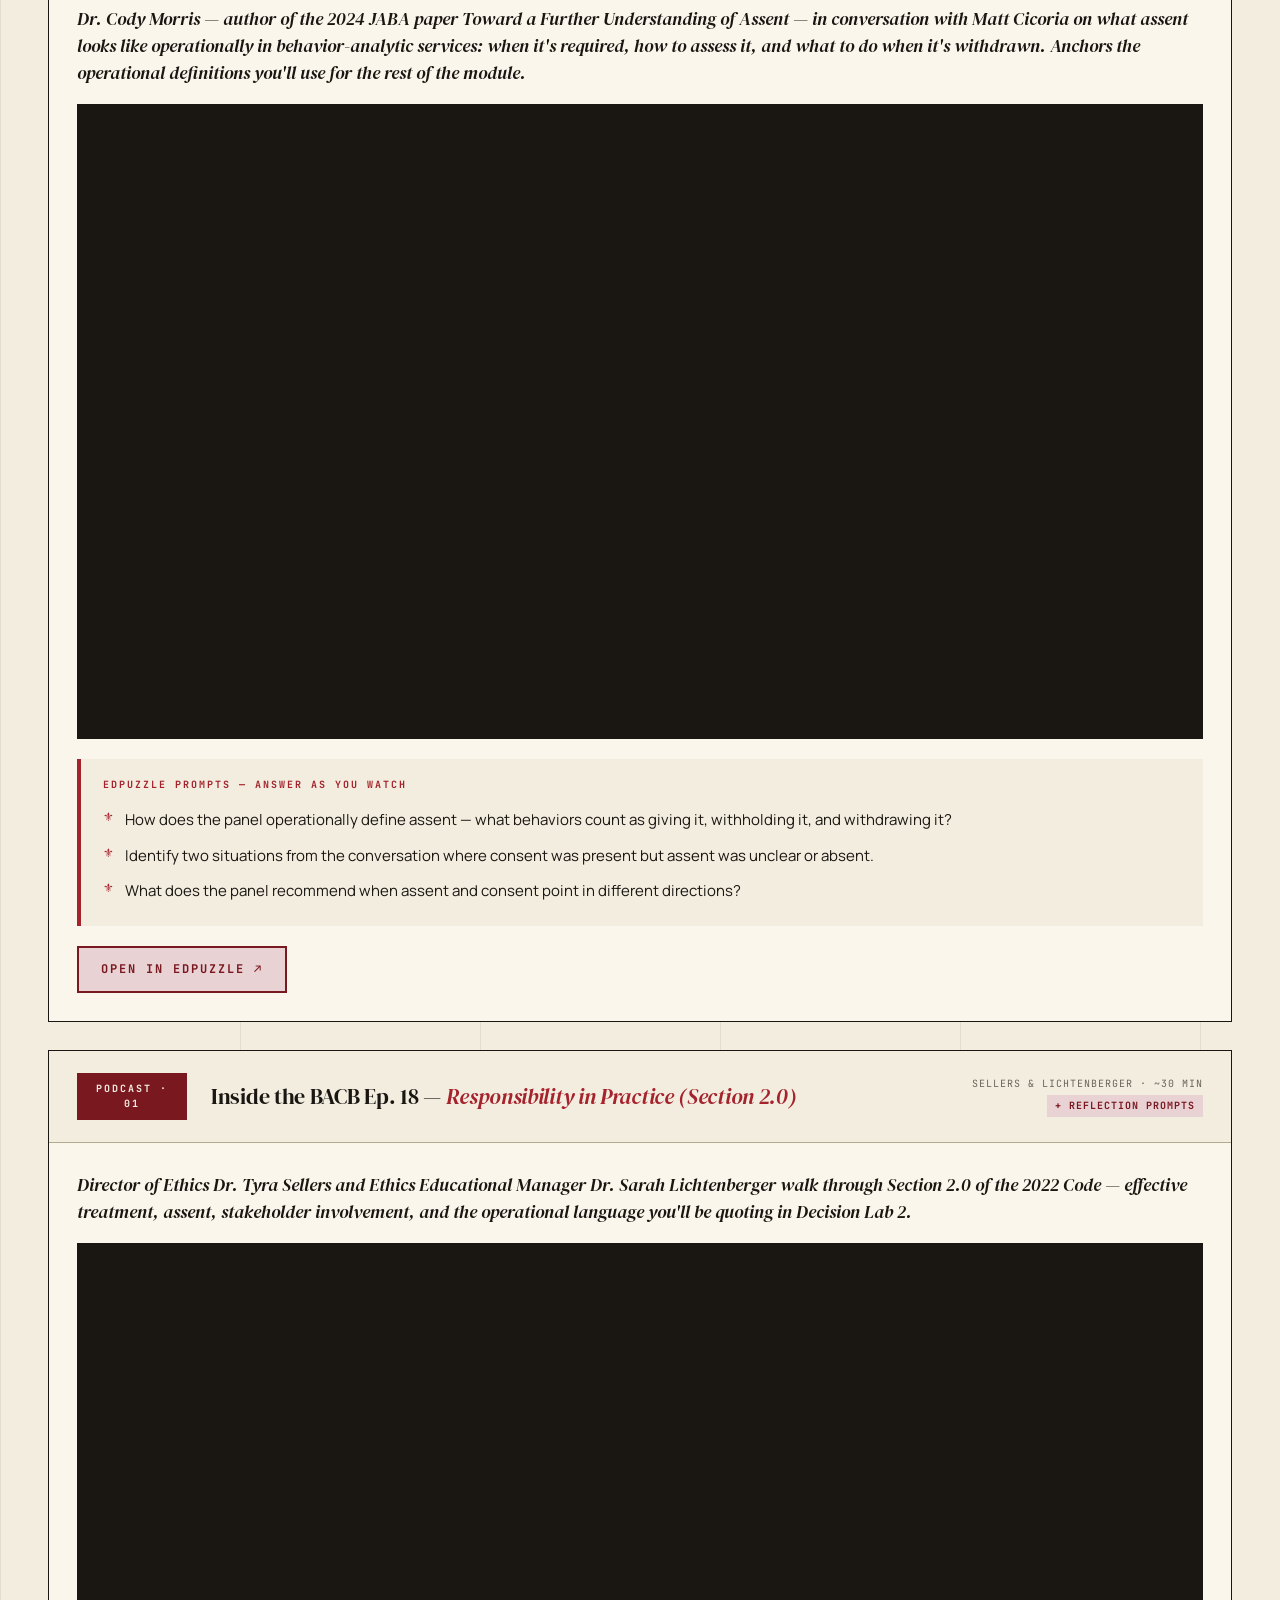
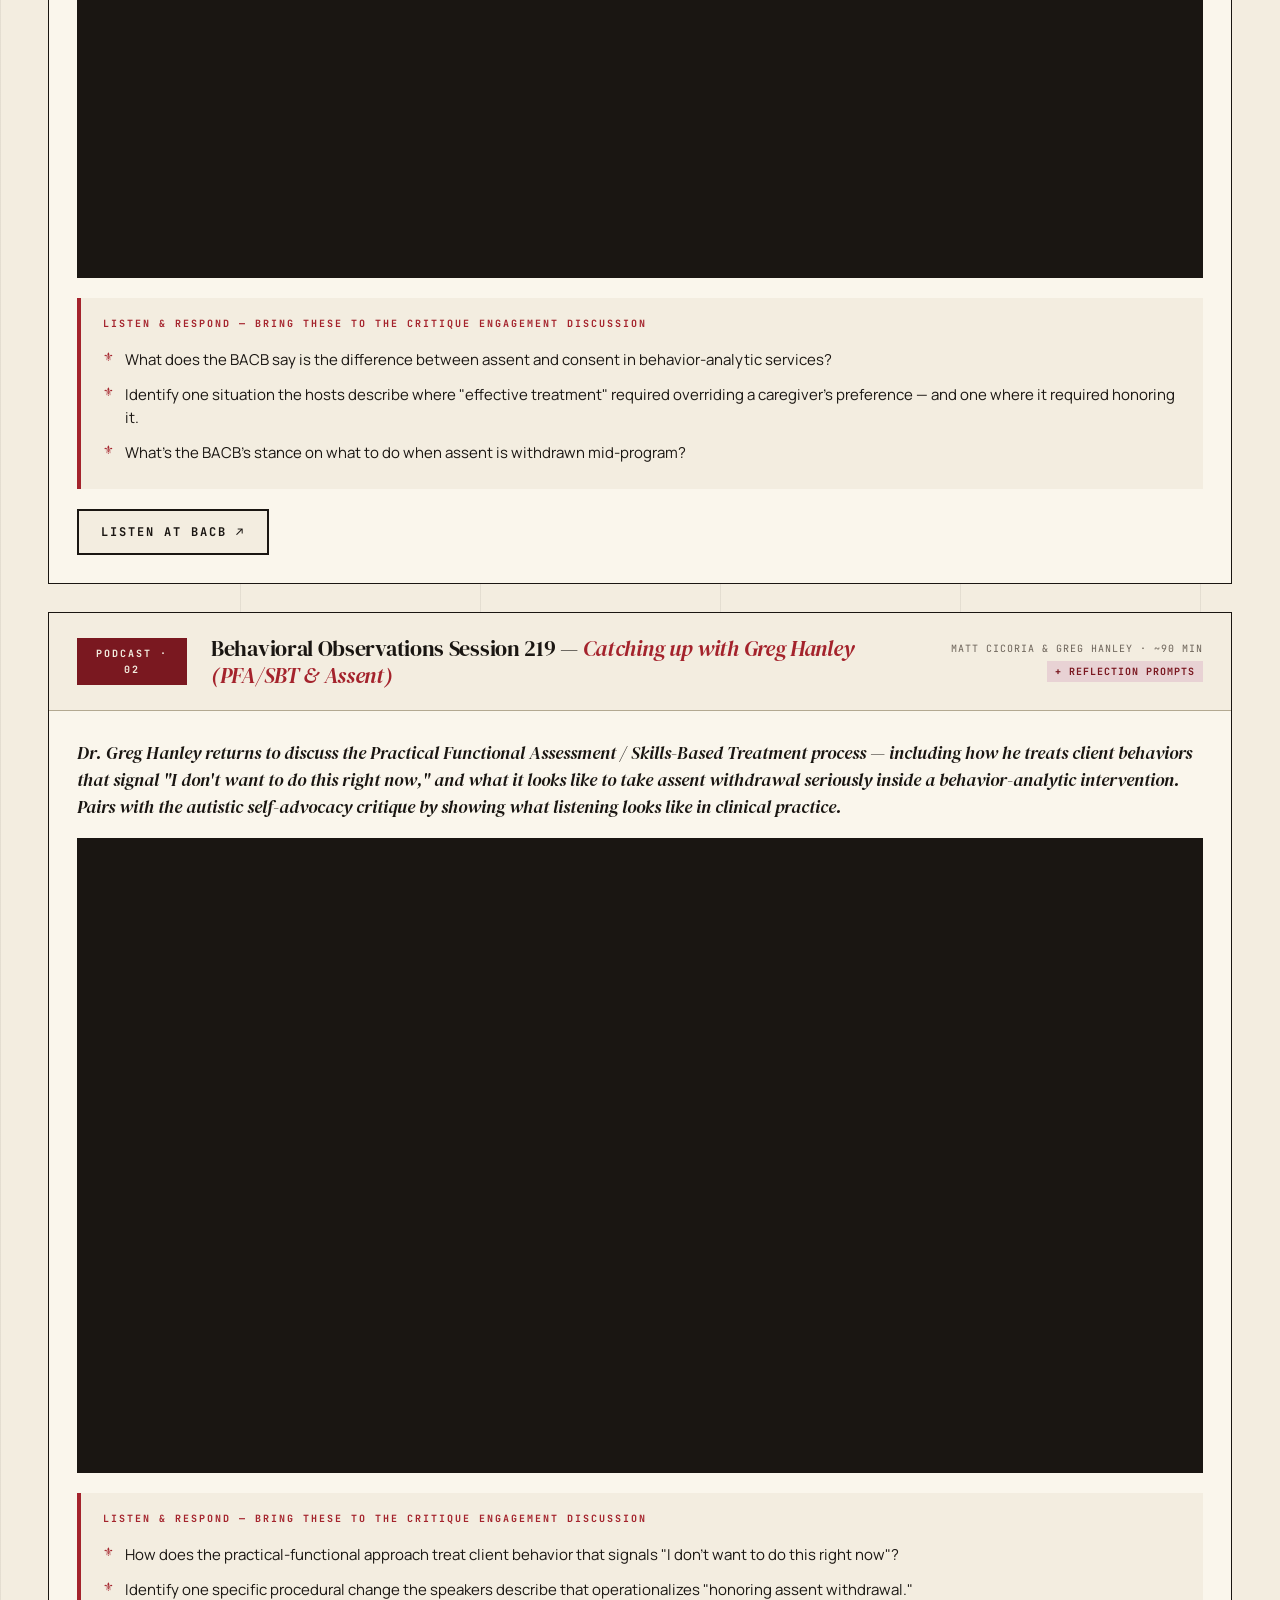
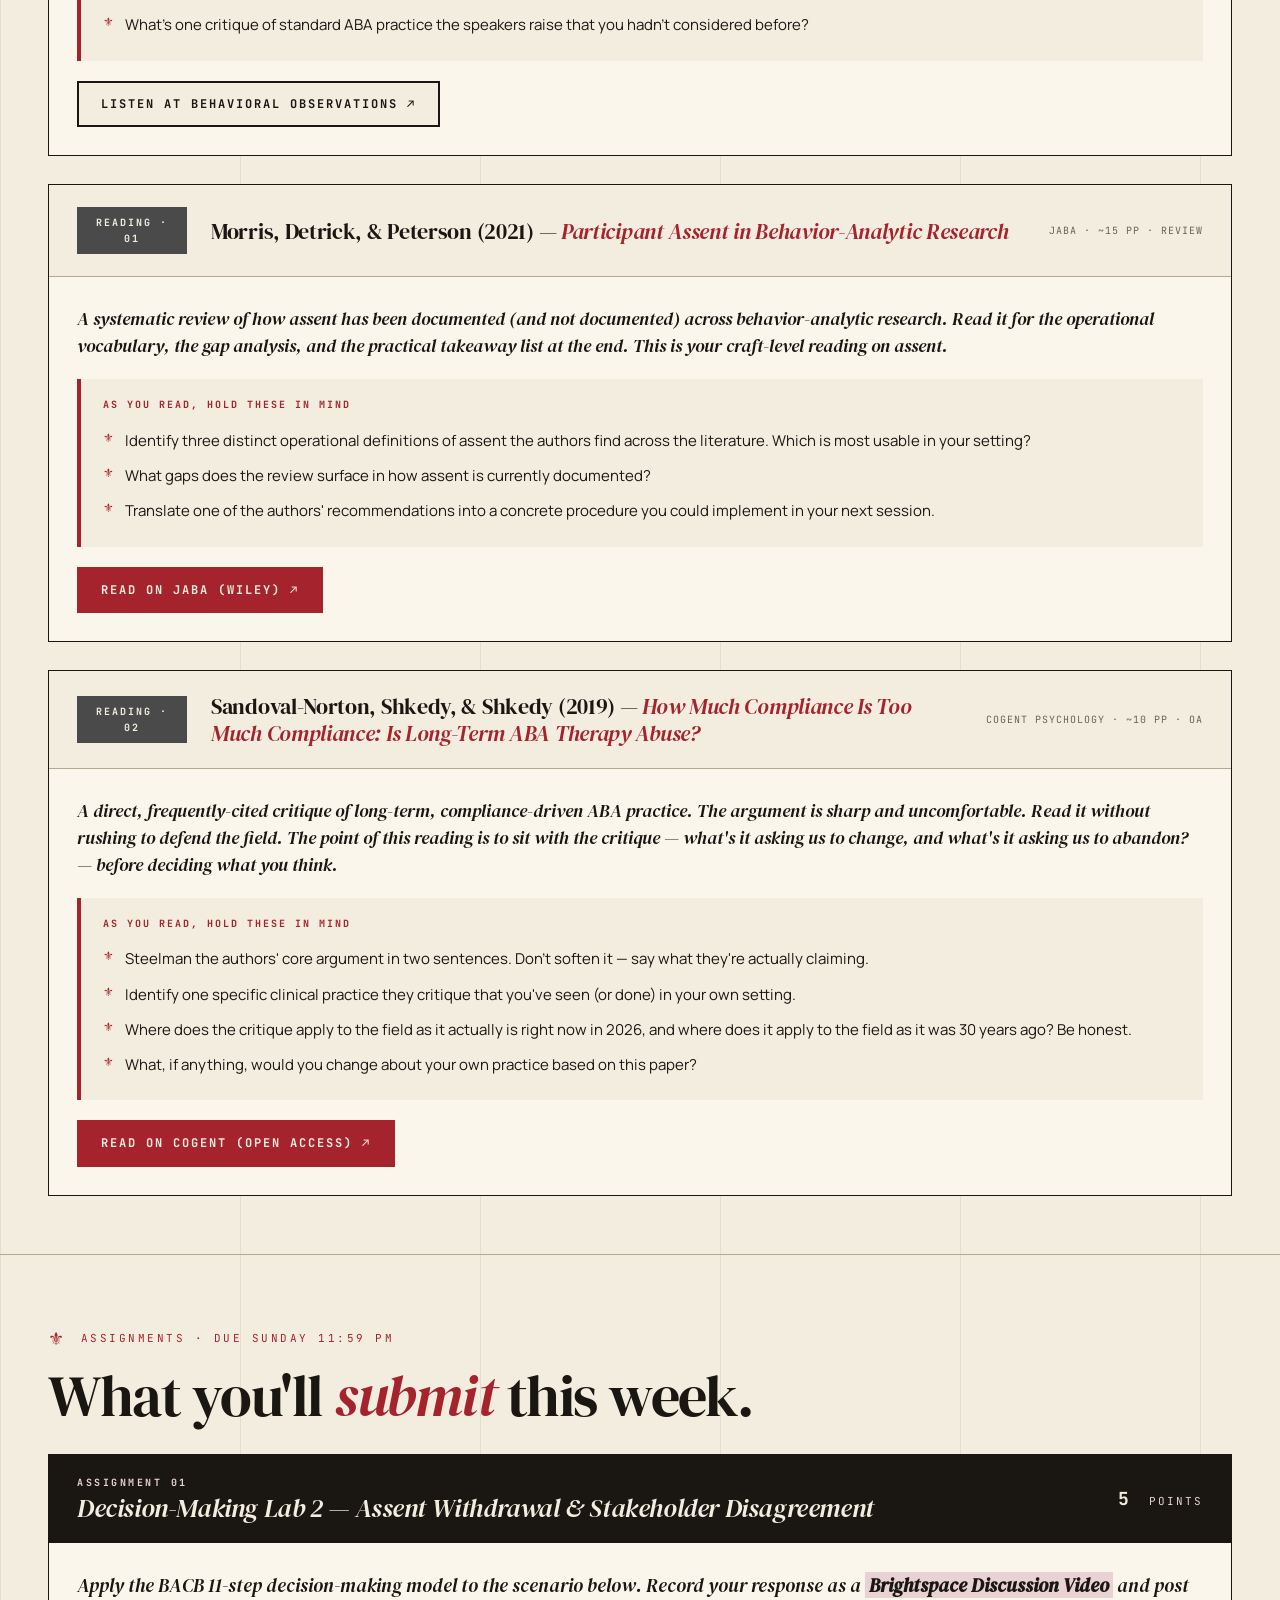
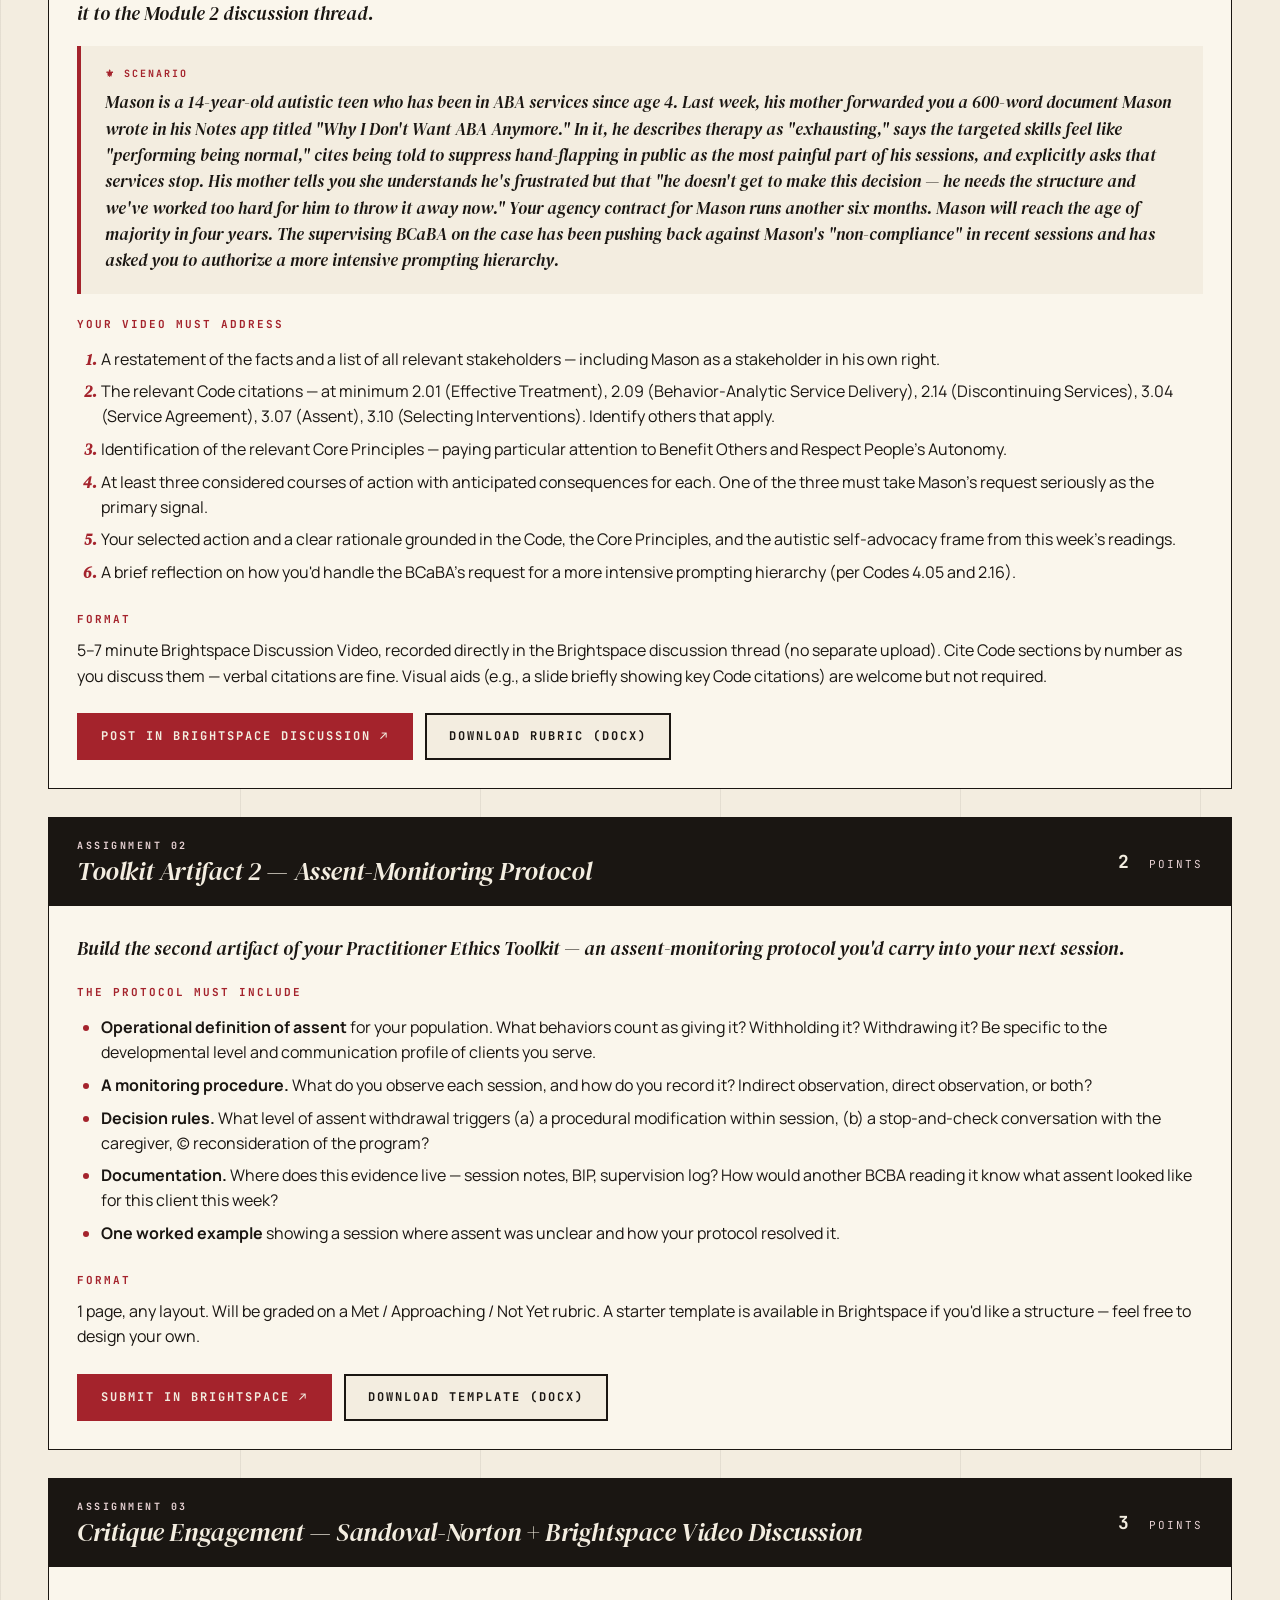
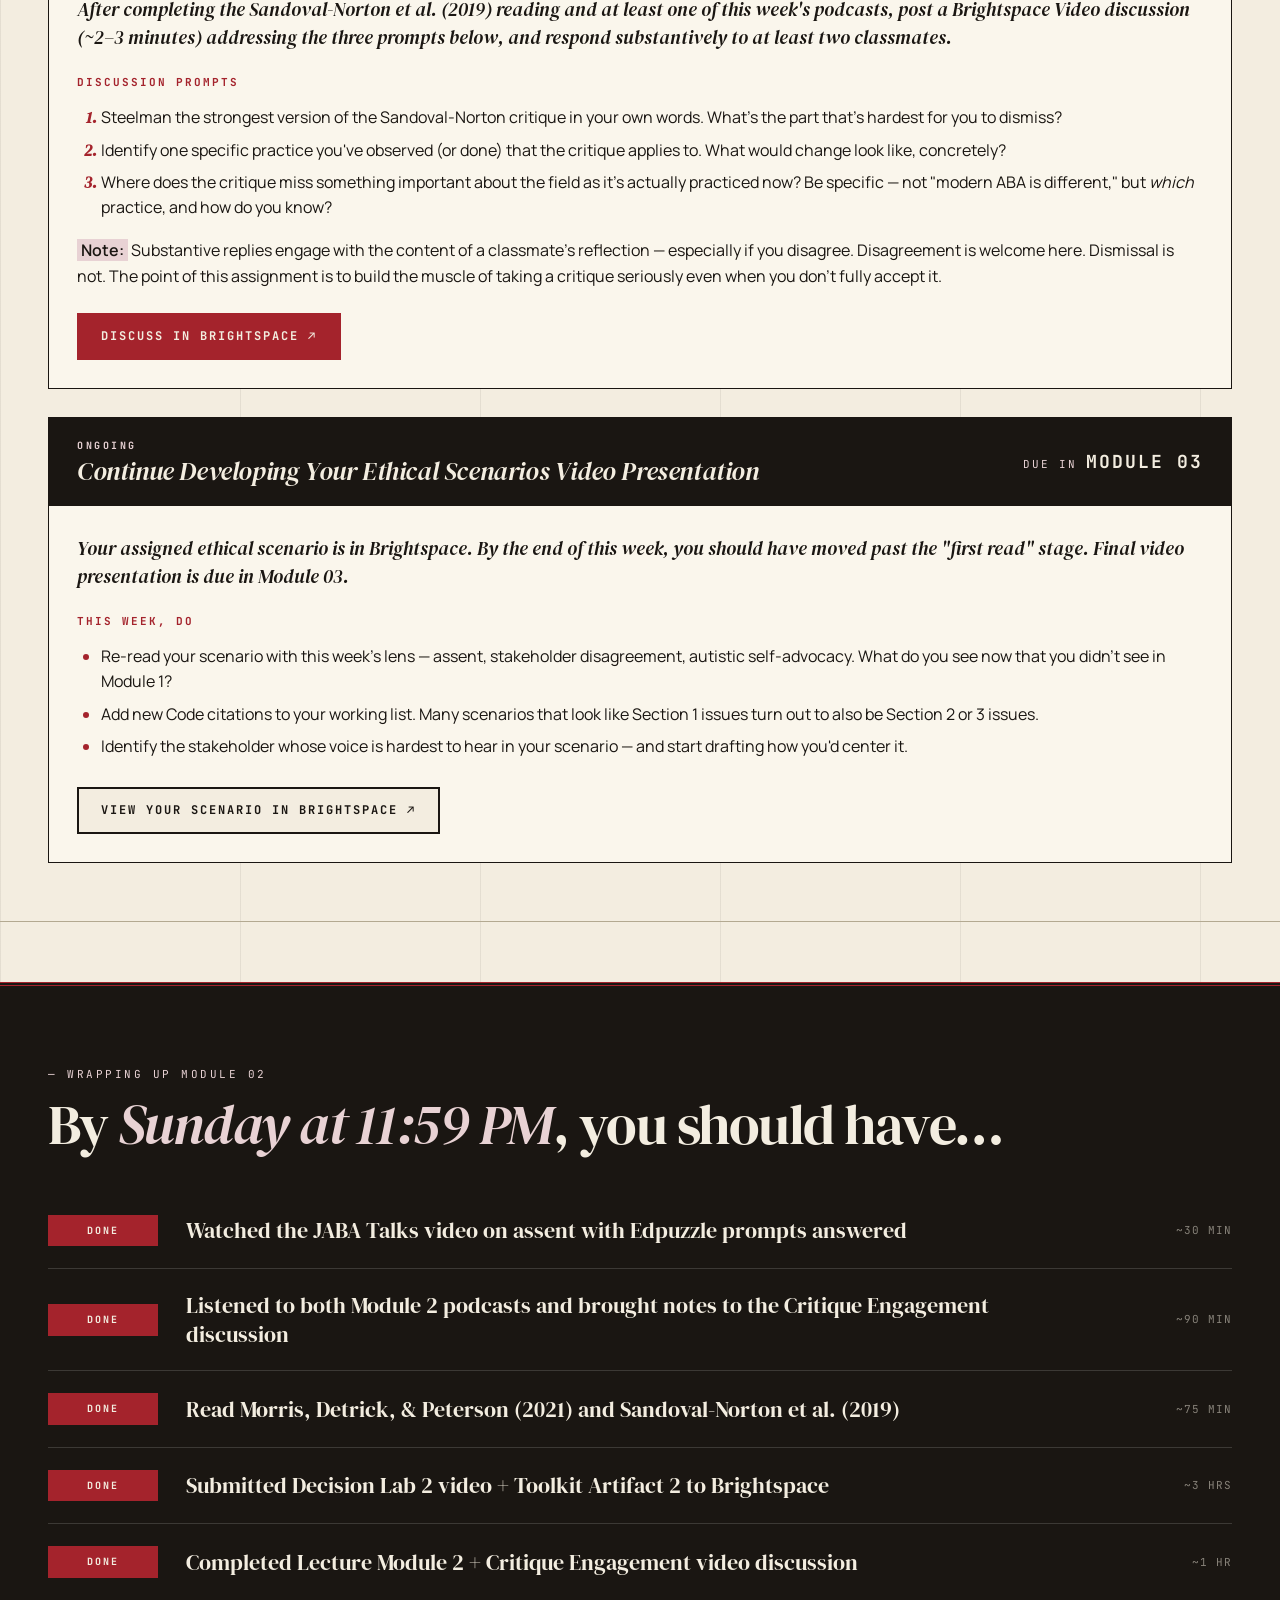
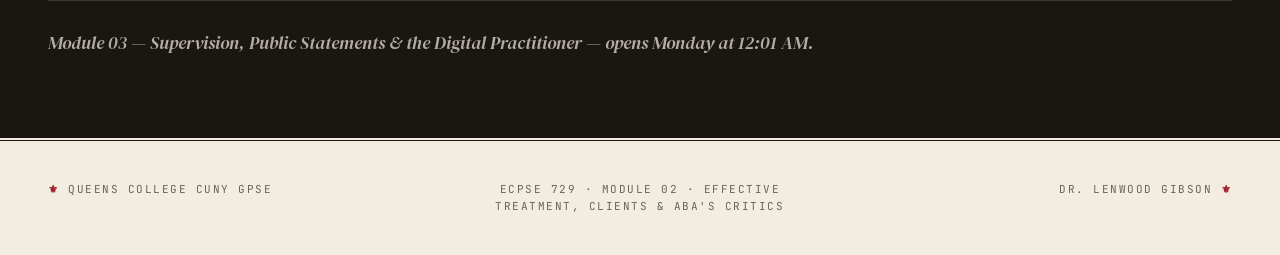
<file: module-02.html>
<!DOCTYPE html>
<html lang="en">
<head>
<meta charset="UTF-8">
<meta name="viewport" content="width=device-width, initial-scale=1.0">
<title>Module 02 · Effective Treatment, Clients & ABA's Critics — ECPSE 729</title>
<meta name="description" content="ECPSE 729 Module 02 — Effective Treatment, Clients & ABA's Critics. Week 2 of ECPSE 729 at Queens College.">
<meta name="author" content="Dr. Lenwood Gibson, Queens College CUNY GPSE">
<meta name="theme-color" content="#a4232c">
<meta property="og:type" content="article">
<meta property="og:title" content="Module 02 · Effective Treatment, Clients & ABA's Critics — ECPSE 729">
<meta property="og:description" content="ECPSE 729 Module 02 — Effective Treatment, Clients & ABA's Critics. Week 2 of ECPSE 729 at Queens College.">
<meta property="og:site_name" content="Queens College CUNY GPSE">
<meta name="twitter:card" content="summary">
<meta name="twitter:title" content="Module 02 · Effective Treatment, Clients & ABA's Critics — ECPSE 729">
<meta name="twitter:description" content="ECPSE 729 Module 02 — Effective Treatment, Clients & ABA's Critics. Week 2 of ECPSE 729 at Queens College.">
<link rel="icon" type="image/svg+xml" href="favicon.svg">
<link rel="apple-touch-icon" href="favicon.svg">
<link rel="preconnect" href="https://fonts.googleapis.com">
<link rel="preconnect" href="https://fonts.gstatic.com" crossorigin>
<link href="https://fonts.googleapis.com/css2?family=Italiana&family=DM+Serif+Display:ital@0;1&family=Manrope:wght@300;400;500;600;700&family=JetBrains+Mono:wght@400;500;700&display=swap" rel="stylesheet">
<link rel="stylesheet" href="styles.css?v=1780290547">
</head>
<body>

<a class="skip-link" href="#main">Skip to main content</a>

<header class="site">
  <div class="left">QC / CUNY / GPSE</div>
  <div class="center"><a href="index.html">ECPSE <b>729</b></a></div>
  <div class="right"><span aria-hidden="true">⚜</span> Module II · Week 2</div>
</header>

<nav class="bar" aria-label="Course navigation">
  <a href="index.html">[ Home ]</a>
  <a href="modules.html">Modules</a>
  <a href="module-01.html">Module 01</a>
  <a href="module-02.html" class="current" aria-current="page">Module 02</a>
  <a href="module-03.html">Module 03</a>
  <a href="module-04.html">Module 04</a>
  <a href="handouts/ECPSE-729-Syllabus-Summer-2026.pdf" target="_blank" rel="noopener">Syllabus</a>
  <span class="nav-locked" aria-disabled="true" aria-label="Resources — link coming soon">Resources</span>
  <a href="https://brightspace.cuny.edu/d2l/home/1270447" target="_blank" rel="noopener" class="bs">Brightspace ↗</a>
</nav>

<main id="main">

<!-- Module Hero -->
<section class="hero">
  <div class="hero-grid">
    <div>
      <div class="meta-bar">
        <span><span class="glyph" aria-hidden="true">⚜</span> &nbsp;Module 02 · Week 02 · Sections 2.0 + 3.0</span>
        <span>Theme: Autistic Self-Advocacy</span>
      </div>
      <h1>Effective Treatment, <span class="amp">&amp;</span><br><span class="ital">Clients</span> <span class="ornament">&amp;</span><br>ABA's Critics<span class="period-signal">.</span></h1>
      <p class="lede">The hardest module. Effective treatment when stakeholders <em>disagree</em>. Assent vs. consent. Trauma-informed practice. Listening seriously to <b>autistic self-advocacy</b> and the ABA reckoning.</p>
    </div>
    <div class="side-widget">
      <div class="label">— Due This Week</div>
      <h3>5 things, by Sunday at 11:59 PM</h3>
      <p>This module covers Sections 2.0 (Responsibility in Practice) and 3.0 (Responsibility to Clients). Plan ~6–8 hours of work distributed across the week.</p>
      <ul>
        <li><span>Lecture Module</span><span>Sun</span></li>
        <li><span>Decision Lab 2</span><span>Sun</span></li>
        <li><span>Toolkit 2</span><span>Sun</span></li>
        <li><span>Podcast Disc.</span><span>Sun</span></li>
        <li><span>Continue Scenario</span><span>—</span></li>
      </ul>
      <a href="https://brightspace.cuny.edu/d2l/home/1270447" target="_blank" rel="noopener" class="submit-bs">Open in Brightspace ↗</a>
      <a href="handouts/ECPSE-729-Syllabus-Summer-2026.pdf" target="_blank" rel="noopener" class="syllabus-link">Course Syllabus (PDF) ↗</a>
    </div>
  </div>
</section>

<!-- Learning Objectives -->
<section class="module-section">
  <div class="section-label">Learning Objectives · What you'll be able to do</div>
  <h2>By the end of <span class="ital">this week</span> you will&hellip;</h2>
  <div class="objectives-grid">
    <div class="objective">
      <div class="num">01</div>
      <h3>Distinguish assent from consent.</h3>
      <p>Apply each in clinical decision-making per Codes 2.11 and 3.07. Identify when assent is being given, withheld, or withdrawn — including when the words don't match the behavior.</p>
    </div>
    <div class="objective">
      <div class="num">02</div>
      <h3>Resolve effective-treatment dilemmas when stakeholders disagree.</h3>
      <p>Navigate situations where caregivers, schools, supervisors, or clients themselves define "effective" differently — drawing on Codes 2.01, 2.09, and 2.14 without defaulting to whoever pays the bill.</p>
    </div>
    <div class="objective">
      <div class="num">03</div>
      <h3>Engage seriously with autistic self-advocacy critiques of ABA.</h3>
      <p>Read, listen to, and respond to autistic-authored critiques of compliance-based and indistinguishable-from-peers goals. Hold both the field's evidence base and the lived experience it sometimes overrides.</p>
    </div>
    <div class="objective">
      <div class="num">04</div>
      <h3>Respond ethically to non-evidence-based or harmful service requests.</h3>
      <p>Identify when a request from a parent, school, or supervisor falls outside scope, evidence, or ethical practice — and decline, redirect, or refer without abandoning the client (Codes 3.04, 3.06, 3.10).</p>
    </div>
  </div>
</section>

<!-- Lecture Module — this week's anchor (dark stage) -->
<section class="lecture-stage" aria-labelledby="lecture-m02-heading">
  <div class="lecture-stage-inner">
    <div class="section-label">Lecture Module · This week's anchor · 2.5 points</div>
    <h2 id="lecture-m02-heading">Module 02 — <span class="ital">Section 2.0</span> Walk-Through.</h2>
    <p class="section-intro">Watch this first. An instructor-built walk-through of Section 2.0 (Responsibility in Practice — 19 codes), engaged directly with the autistic self-advocacy critique of ABA. <b>8 embedded knowledge checks.</b> Plan ~30 minutes including the KCs.</p>
    <p class="section-intro"><b>Runtime:</b> 21:44 · <b>Anchors:</b> Codes 2.01 (Providing Effective Treatment), 2.09 (Involving Clients and Stakeholders), 2.15 (Minimizing Risk of Behavior-Change Interventions) · <b>Worked scenario:</b> Section 2.0 applied to a school-based case with stakeholder disagreement.</p>
    <div class="lecture-video">
      <iframe src="https://www.youtube.com/embed/vj6_7BjNlI0" title="ECPSE 729 Module 02 — Effective Treatment, Clients & ABA's Critics" loading="lazy" referrerpolicy="strict-origin-when-cross-origin" allow="accelerometer; autoplay; clipboard-write; encrypted-media; gyroscope; picture-in-picture" allowfullscreen></iframe>
      <p>Watching via YouTube. Knowledge checks delivered via Edpuzzle — click the button below to complete the 8 KCs for credit.</p>
      <div class="actions">
        <a href="https://edpuzzle.com/assignments/6a15e543e55a2cad6316b44a/watch" target="_blank" rel="noopener" class="btn btn-primary">Open Lecture Module 2 in Edpuzzle ↗</a>
      </div>
    </div>
  </div>
</section>

<!-- Required Resources -->
<section class="module-section">
  <div class="section-label">Required Resources · Engage in this order</div>
  <h2>Five pieces, this <span class="ital">week.</span></h2>
  <p class="section-intro">Start with the video on assent (it sets the operational vocabulary you'll need), then the two podcasts (the BACB's own framing, then a clinical conversation), then the two readings paired together — the assent review for craft, and the Sandoval-Norton critique for the questions the field is still answering.</p>

  <!-- Video 1: JABA Talks Assent -->
  <div class="resource-card">
    <div class="rc-header">
      <div class="rc-pill video">Video · 01</div>
      <div class="rc-title"><span class="ital">Client Assent in Behavior Analysis: Balancing Autonomy &amp; Clinical Progress</span></div>
      <div class="rc-meta">Behavioral Observations · Session 313 (Cody Morris) · ~60 min<br><span class="edpuzzle">+ Edpuzzle prompts</span></div>
    </div>
    <div class="rc-body">
      <p class="rc-desc">Dr. Cody Morris — author of the 2024 <em>JABA</em> paper <em>Toward a Further Understanding of Assent</em> — in conversation with Matt Cicoria on what assent looks like operationally in behavior-analytic services: when it's required, how to assess it, and what to do when it's withdrawn. Anchors the operational definitions you'll use for the rest of the module.</p>
      <div class="video-wrap">
        <iframe src="https://www.youtube.com/embed/0oz4yjueahY" title="Client Assent in Behavior Analysis with Dr. Cody Morris" loading="lazy" referrerpolicy="strict-origin-when-cross-origin" allow="accelerometer; autoplay; clipboard-write; encrypted-media; gyroscope; picture-in-picture" allowfullscreen></iframe>
      </div>
      <div class="rc-prompts">
        <div class="pl">Edpuzzle Prompts &mdash; answer as you watch</div>
        <ul>
          <li>How does the panel operationally define assent — what behaviors count as giving it, withholding it, and withdrawing it?</li>
          <li>Identify two situations from the conversation where consent was present but assent was unclear or absent.</li>
          <li>What does the panel recommend when assent and consent point in different directions?</li>
        </ul>
      </div>
      <div class="rc-actions">
        <a href="https://edpuzzle.com/assignments/6a16037473cfedfe09482512/watch" target="_blank" rel="noopener" class="btn btn-edpuzzle">Open in Edpuzzle ↗</a>
      </div>
    </div>
  </div>

  <!-- Podcast 1: Inside the BACB on Assent / Effective Treatment -->
  <div class="resource-card">
    <div class="rc-header">
      <div class="rc-pill podcast">Podcast · 01</div>
      <div class="rc-title">Inside the BACB Ep. 18 &mdash; <span class="ital">Responsibility in Practice (Section 2.0)</span></div>
      <div class="rc-meta">Sellers &amp; Lichtenberger · ~30 min<br><span class="edpuzzle">+ Reflection prompts</span></div>
    </div>
    <div class="rc-body">
      <p class="rc-desc">Director of Ethics Dr. Tyra Sellers and Ethics Educational Manager Dr. Sarah Lichtenberger walk through Section 2.0 of the 2022 Code — effective treatment, assent, stakeholder involvement, and the operational language you'll be quoting in Decision Lab 2.</p>
      <div class="video-wrap">
        <iframe src="https://www.youtube.com/embed/X6a8ZyiVGis" title="Inside the BACB Ep. 18 — Responsibility in Practice (Section 2.0)" loading="lazy" referrerpolicy="strict-origin-when-cross-origin" allow="accelerometer; autoplay; clipboard-write; encrypted-media; gyroscope; picture-in-picture" allowfullscreen></iframe>
      </div>
      <div class="rc-prompts">
        <div class="pl">Listen &amp; respond &mdash; bring these to the Critique Engagement discussion</div>
        <ul>
          <li>What does the BACB say is the difference between assent and consent in behavior-analytic services?</li>
          <li>Identify one situation the hosts describe where "effective treatment" required overriding a caregiver's preference — and one where it required honoring it.</li>
          <li>What's the BACB's stance on what to do when assent is withdrawn mid-program?</li>
        </ul>
      </div>
      <div class="rc-actions">
        <a href="https://www.bacb.com/bacb-podcasts/" target="_blank" rel="noopener" class="btn btn-secondary">Listen at BACB ↗</a>
      </div>
    </div>
  </div>

  <!-- Podcast 2: Hanley / Autistic Self-Advocacy -->
  <div class="resource-card">
    <div class="rc-header">
      <div class="rc-pill podcast">Podcast · 02</div>
      <div class="rc-title">Behavioral Observations Session 219 &mdash; <span class="ital">Catching up with Greg Hanley (PFA/SBT &amp; Assent)</span></div>
      <div class="rc-meta">Matt Cicoria &amp; Greg Hanley · ~90 min<br><span class="edpuzzle">+ Reflection prompts</span></div>
    </div>
    <div class="rc-body">
      <p class="rc-desc">Dr. Greg Hanley returns to discuss the Practical Functional Assessment / Skills-Based Treatment process — including how he treats client behaviors that signal "I don't want to do this right now," and what it looks like to take assent withdrawal seriously inside a behavior-analytic intervention. Pairs with the autistic self-advocacy critique by showing what listening looks like in clinical practice.</p>
      <div class="video-wrap">
        <iframe src="https://www.youtube.com/embed/fHs4Lckei_U" title="Behavioral Observations Session 219 — Catching up with Greg Hanley" loading="lazy" referrerpolicy="strict-origin-when-cross-origin" allow="accelerometer; autoplay; clipboard-write; encrypted-media; gyroscope; picture-in-picture" allowfullscreen></iframe>
      </div>
      <div class="rc-prompts">
        <div class="pl">Listen &amp; respond &mdash; bring these to the Critique Engagement discussion</div>
        <ul>
          <li>How does the practical-functional approach treat client behavior that signals "I don't want to do this right now"?</li>
          <li>Identify one specific procedural change the speakers describe that operationalizes "honoring assent withdrawal."</li>
          <li>What's one critique of standard ABA practice the speakers raise that you hadn't considered before?</li>
        </ul>
      </div>
      <div class="rc-actions">
        <a href="https://behavioralobservations.com/" target="_blank" rel="noopener" class="btn btn-secondary">Listen at Behavioral Observations ↗</a>
      </div>
    </div>
  </div>

  <!-- Reading 1: Morris, Detrick, & Peterson (2021) -->
  <div class="resource-card">
    <div class="rc-header">
      <div class="rc-pill read">Reading · 01</div>
      <div class="rc-title">Morris, Detrick, &amp; Peterson (2021) &mdash; <span class="ital">Participant Assent in Behavior-Analytic Research</span></div>
      <div class="rc-meta">JABA · ~15 pp · review</div>
    </div>
    <div class="rc-body">
      <p class="rc-desc">A systematic review of how assent has been documented (and not documented) across behavior-analytic research. Read it for the operational vocabulary, the gap analysis, and the practical takeaway list at the end. This is your craft-level reading on assent.</p>
      <div class="rc-prompts">
        <div class="pl">As you read, hold these in mind</div>
        <ul>
          <li>Identify three distinct operational definitions of assent the authors find across the literature. Which is most usable in your setting?</li>
          <li>What gaps does the review surface in how assent is currently documented?</li>
          <li>Translate one of the authors' recommendations into a concrete procedure you could implement in your next session.</li>
        </ul>
      </div>
      <div class="rc-actions">
        <a href="https://onlinelibrary.wiley.com/doi/abs/10.1002/jaba.859" target="_blank" rel="noopener" class="btn btn-primary">Read on JABA (Wiley) ↗</a>
      </div>
    </div>
  </div>

  <!-- Reading 2: Sandoval-Norton, Shkedy, & Shkedy (2019) -->
  <div class="resource-card">
    <div class="rc-header">
      <div class="rc-pill read">Reading · 02</div>
      <div class="rc-title">Sandoval-Norton, Shkedy, &amp; Shkedy (2019) &mdash; <span class="ital">How Much Compliance Is Too Much Compliance: Is Long-Term ABA Therapy Abuse?</span></div>
      <div class="rc-meta">Cogent Psychology · ~10 pp · OA</div>
    </div>
    <div class="rc-body">
      <p class="rc-desc">A direct, frequently-cited critique of long-term, compliance-driven ABA practice. The argument is sharp and uncomfortable. Read it without rushing to defend the field. The point of this reading is to sit with the critique — what's it asking us to change, and what's it asking us to abandon? — before deciding what you think.</p>
      <div class="rc-prompts">
        <div class="pl">As you read, hold these in mind</div>
        <ul>
          <li>Steelman the authors' core argument in two sentences. Don't soften it — say what they're actually claiming.</li>
          <li>Identify one specific clinical practice they critique that you've seen (or done) in your own setting.</li>
          <li>Where does the critique apply to the field as it actually is right now in 2026, and where does it apply to the field as it was 30 years ago? Be honest.</li>
          <li>What, if anything, would you change about your own practice based on this paper?</li>
        </ul>
      </div>
      <div class="rc-actions">
        <a href="https://www.tandfonline.com/doi/full/10.1080/23311908.2019.1641258" target="_blank" rel="noopener" class="btn btn-primary">Read on Cogent (open access) ↗</a>
      </div>
    </div>
  </div>
</section>

<!-- Assignments -->
<section class="module-section">
  <div class="section-label">Assignments · Due Sunday 11:59 PM</div>
  <h2>What you'll <span class="ital">submit</span> this week.</h2>

  <!-- Decision-Making Lab 2 -->
  <div class="assignment">
    <div class="ah">
      <div class="label-row">
        <div class="label">Assignment 01</div>
        <h3>Decision-Making Lab 2 — Assent Withdrawal &amp; Stakeholder Disagreement</h3>
      </div>
      <div class="points"><b>5</b> &nbsp;points</div>
    </div>
    <div class="ab">
      <p class="lead">Apply the BACB 11-step decision-making model to the scenario below. Record your response as a <b>Brightspace Discussion Video</b> and post it to the Module 2 discussion thread.</p>

      <div class="scenario">
        <div class="sl"><span aria-hidden="true">⚜</span> Scenario</div>
        <p>Mason is a 14-year-old autistic teen who has been in ABA services since age 4. Last week, his mother forwarded you a 600-word document Mason wrote in his Notes app titled <em>"Why I Don't Want ABA Anymore."</em> In it, he describes therapy as "exhausting," says the targeted skills feel like "performing being normal," cites being told to suppress hand-flapping in public as the most painful part of his sessions, and explicitly asks that services stop. His mother tells you she understands he's frustrated but that "he doesn't get to make this decision — he needs the structure and we've worked too hard for him to throw it away now." Your agency contract for Mason runs another six months. Mason will reach the age of majority in four years. The supervising BCaBA on the case has been pushing back against Mason's "non-compliance" in recent sessions and has asked you to authorize a more intensive prompting hierarchy.</p>
      </div>

      <h4>Your video must address</h4>
      <ol>
        <li>A restatement of the facts and a list of all relevant stakeholders — including Mason as a stakeholder in his own right.</li>
        <li>The relevant Code citations — at minimum 2.01 (Effective Treatment), 2.09 (Behavior-Analytic Service Delivery), 2.14 (Discontinuing Services), 3.04 (Service Agreement), 3.07 (Assent), 3.10 (Selecting Interventions). Identify others that apply.</li>
        <li>Identification of the relevant Core Principles — paying particular attention to Benefit Others and Respect People's Autonomy.</li>
        <li>At least three considered courses of action with anticipated consequences for each. One of the three must take Mason's request seriously as the primary signal.</li>
        <li>Your selected action and a clear rationale grounded in the Code, the Core Principles, and the autistic self-advocacy frame from this week's readings.</li>
        <li>A brief reflection on how you'd handle the BCaBA's request for a more intensive prompting hierarchy (per Codes 4.05 and 2.16).</li>
      </ol>

      <h4>Format</h4>
      <p>5–7 minute Brightspace Discussion Video, recorded directly in the Brightspace discussion thread (no separate upload). Cite Code sections by number as you discuss them — verbal citations are fine. Visual aids (e.g., a slide briefly showing key Code citations) are welcome but not required.</p>

      <div class="actions">
        <a href="https://brightspace.cuny.edu/d2l/le/1270447/discussions/topics/1781034/View" target="_blank" rel="noopener" class="btn btn-primary">Post in Brightspace Discussion ↗</a>
        <a href="handouts/Decision-Lab-2-Rubric.docx" class="btn btn-secondary" download>Download rubric (DOCX)</a>
      </div>
    </div>
  </div>

  <!-- Toolkit Artifact 2 -->
  <div class="assignment">
    <div class="ah">
      <div class="label-row">
        <div class="label">Assignment 02</div>
        <h3>Toolkit Artifact 2 — Assent-Monitoring Protocol</h3>
      </div>
      <div class="points"><b>2</b> &nbsp;points</div>
    </div>
    <div class="ab">
      <p class="lead">Build the second artifact of your Practitioner Ethics Toolkit — an assent-monitoring protocol you'd carry into your next session.</p>

      <h4>The protocol must include</h4>
      <ul>
        <li><b>Operational definition of assent</b> for your population. What behaviors count as giving it? Withholding it? Withdrawing it? Be specific to the developmental level and communication profile of clients you serve.</li>
        <li><b>A monitoring procedure.</b> What do you observe each session, and how do you record it? Indirect observation, direct observation, or both?</li>
        <li><b>Decision rules.</b> What level of assent withdrawal triggers (a) a procedural modification within session, (b) a stop-and-check conversation with the caregiver, (c) reconsideration of the program?</li>
        <li><b>Documentation.</b> Where does this evidence live — session notes, BIP, supervision log? How would another BCBA reading it know what assent looked like for this client this week?</li>
        <li><b>One worked example</b> showing a session where assent was unclear and how your protocol resolved it.</li>
      </ul>

      <h4>Format</h4>
      <p>1 page, any layout. Will be graded on a Met / Approaching / Not Yet rubric. A starter template is available in Brightspace if you'd like a structure — feel free to design your own.</p>

      <div class="actions">
        <a href="https://brightspace.cuny.edu/d2l/lms/dropbox/user/folder_submit_files.d2l?db=2622570&ou=1270447" target="_blank" rel="noopener" class="btn btn-primary">Submit in Brightspace ↗</a>
        <a href="handouts/Toolkit-2-Assent-Monitoring-Protocol.docx" class="btn btn-secondary" download>Download template (DOCX)</a>
      </div>
    </div>
  </div>

  <!-- Discussion: Sandoval-Norton Engagement -->
  <div class="assignment">
    <div class="ah">
      <div class="label-row">
        <div class="label">Assignment 03</div>
        <h3>Critique Engagement — Sandoval-Norton + Brightspace Video Discussion</h3>
      </div>
      <div class="points"><b>3</b> &nbsp;points</div>
    </div>
    <div class="ab">
      <p class="lead">After completing the Sandoval-Norton et al. (2019) reading and at least one of this week's podcasts, post a Brightspace Video discussion (~2–3 minutes) addressing the three prompts below, and respond substantively to at least two classmates.</p>

      <h4>Discussion prompts</h4>
      <ol>
        <li>Steelman the strongest version of the Sandoval-Norton critique in your own words. What's the part that's hardest for you to dismiss?</li>
        <li>Identify one specific practice you've observed (or done) that the critique applies to. What would change look like, concretely?</li>
        <li>Where does the critique miss something important about the field as it's actually practiced now? Be specific — not "modern ABA is different," but <em>which</em> practice, and how do you know?</li>
      </ol>

      <p><b>Note:</b> Substantive replies engage with the content of a classmate's reflection — especially if you disagree. Disagreement is welcome here. Dismissal is not. The point of this assignment is to build the muscle of taking a critique seriously even when you don't fully accept it.</p>

      <div class="actions">
        <a href="https://brightspace.cuny.edu/d2l/le/1270447/discussions/topics/1781047/View" target="_blank" rel="noopener" class="btn btn-primary">Discuss in Brightspace ↗</a>
      </div>
    </div>
  </div>

  <!-- Continue Ethical Scenario -->
  <div class="assignment">
    <div class="ah">
      <div class="label-row">
        <div class="label">Ongoing</div>
        <h3>Continue Developing Your Ethical Scenarios Video Presentation</h3>
      </div>
      <div class="points">Due in <b>Module 03</b></div>
    </div>
    <div class="ab">
      <p class="lead">Your assigned ethical scenario is in Brightspace. By the end of this week, you should have moved past the "first read" stage. Final video presentation is due in Module 03.</p>

      <h4>This week, do</h4>
      <ul>
        <li>Re-read your scenario with this week's lens — assent, stakeholder disagreement, autistic self-advocacy. What do you see now that you didn't see in Module 1?</li>
        <li>Add new Code citations to your working list. Many scenarios that look like Section 1 issues turn out to also be Section 2 or 3 issues.</li>
        <li>Identify the stakeholder whose voice is hardest to hear in your scenario — and start drafting how you'd center it.</li>
      </ul>

      <div class="actions">
        <a href="https://brightspace.cuny.edu/d2l/lms/dropbox/user/folder_submit_files.d2l?db=2622562&ou=1270447" target="_blank" rel="noopener" class="btn btn-secondary">View your scenario in Brightspace ↗</a>
      </div>
    </div>
  </div>
</section>

<!-- Module Closer -->
<section class="preview-dark">
  <div class="preview-dark-inner">
    <div class="label">— Wrapping Up Module 02</div>
    <h3>By <span class="ital">Sunday at 11:59 PM</span>, you should have&hellip;</h3>
    <div class="res-row">
      <span class="pill done">Done</span>
      <div class="title">Watched the JABA Talks video on assent with Edpuzzle prompts answered</div>
      <div class="meta">~30 MIN</div>
    </div>
    <div class="res-row">
      <span class="pill done">Done</span>
      <div class="title">Listened to both Module 2 podcasts and brought notes to the Critique Engagement discussion</div>
      <div class="meta">~90 MIN</div>
    </div>
    <div class="res-row">
      <span class="pill done">Done</span>
      <div class="title">Read Morris, Detrick, &amp; Peterson (2021) and Sandoval-Norton et al. (2019)</div>
      <div class="meta">~75 MIN</div>
    </div>
    <div class="res-row">
      <span class="pill done">Done</span>
      <div class="title">Submitted Decision Lab 2 video + Toolkit Artifact 2 to Brightspace</div>
      <div class="meta">~3 HRS</div>
    </div>
    <div class="res-row">
      <span class="pill done">Done</span>
      <div class="title">Completed Lecture Module 2 + Critique Engagement video discussion</div>
      <div class="meta">~1 HR</div>
    </div>
    <p class="preview-dark-note">Module 03 — <em>Supervision, Public Statements &amp; the Digital Practitioner</em> — opens Monday at 12:01 AM.</p>
  </div>
</section>

</main>

<footer>
  <div class="left"><span class="stamp" aria-hidden="true">⚜</span> Queens College CUNY GPSE</div>
  <div class="center">ECPSE 729 · Module 02 · Effective Treatment, Clients & ABA's Critics</div>
  <div class="right">Dr. Lenwood Gibson <span class="stamp" aria-hidden="true">⚜</span></div>
</footer>

</body>
</html>
</file>
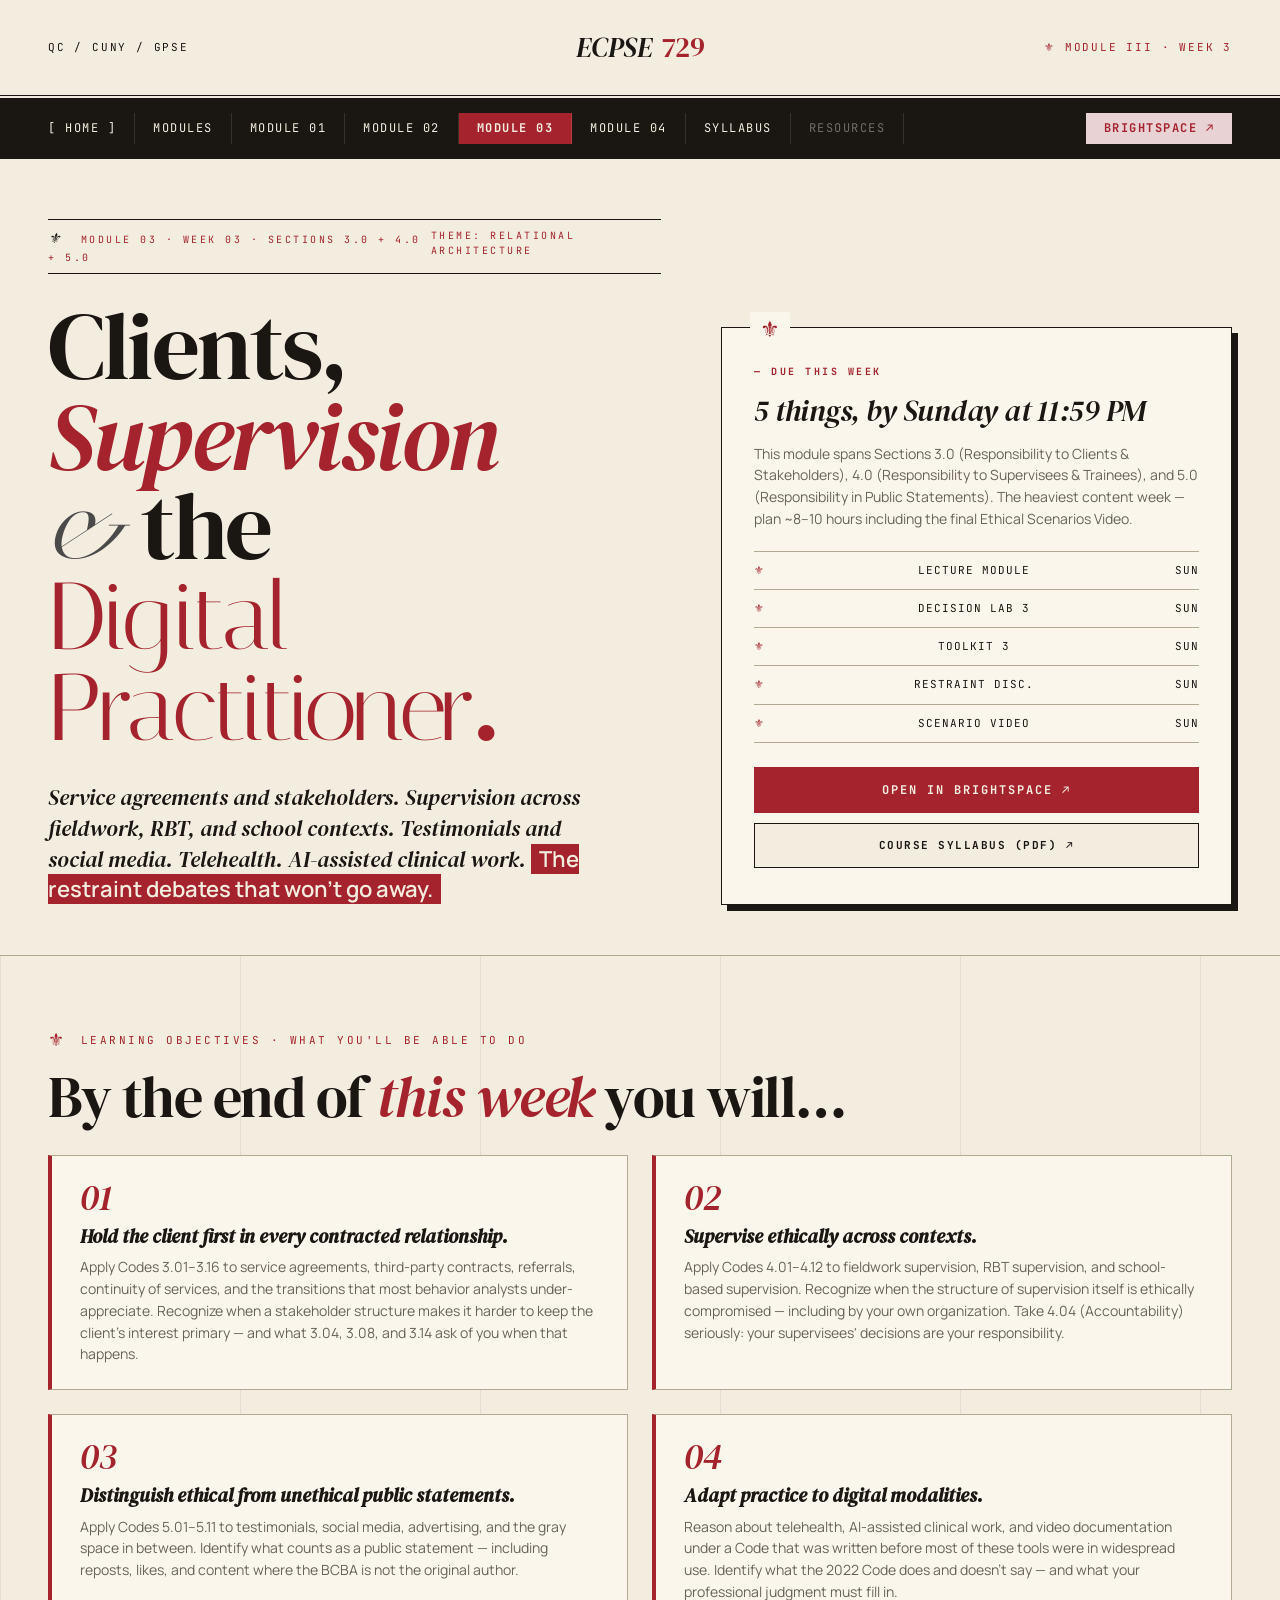
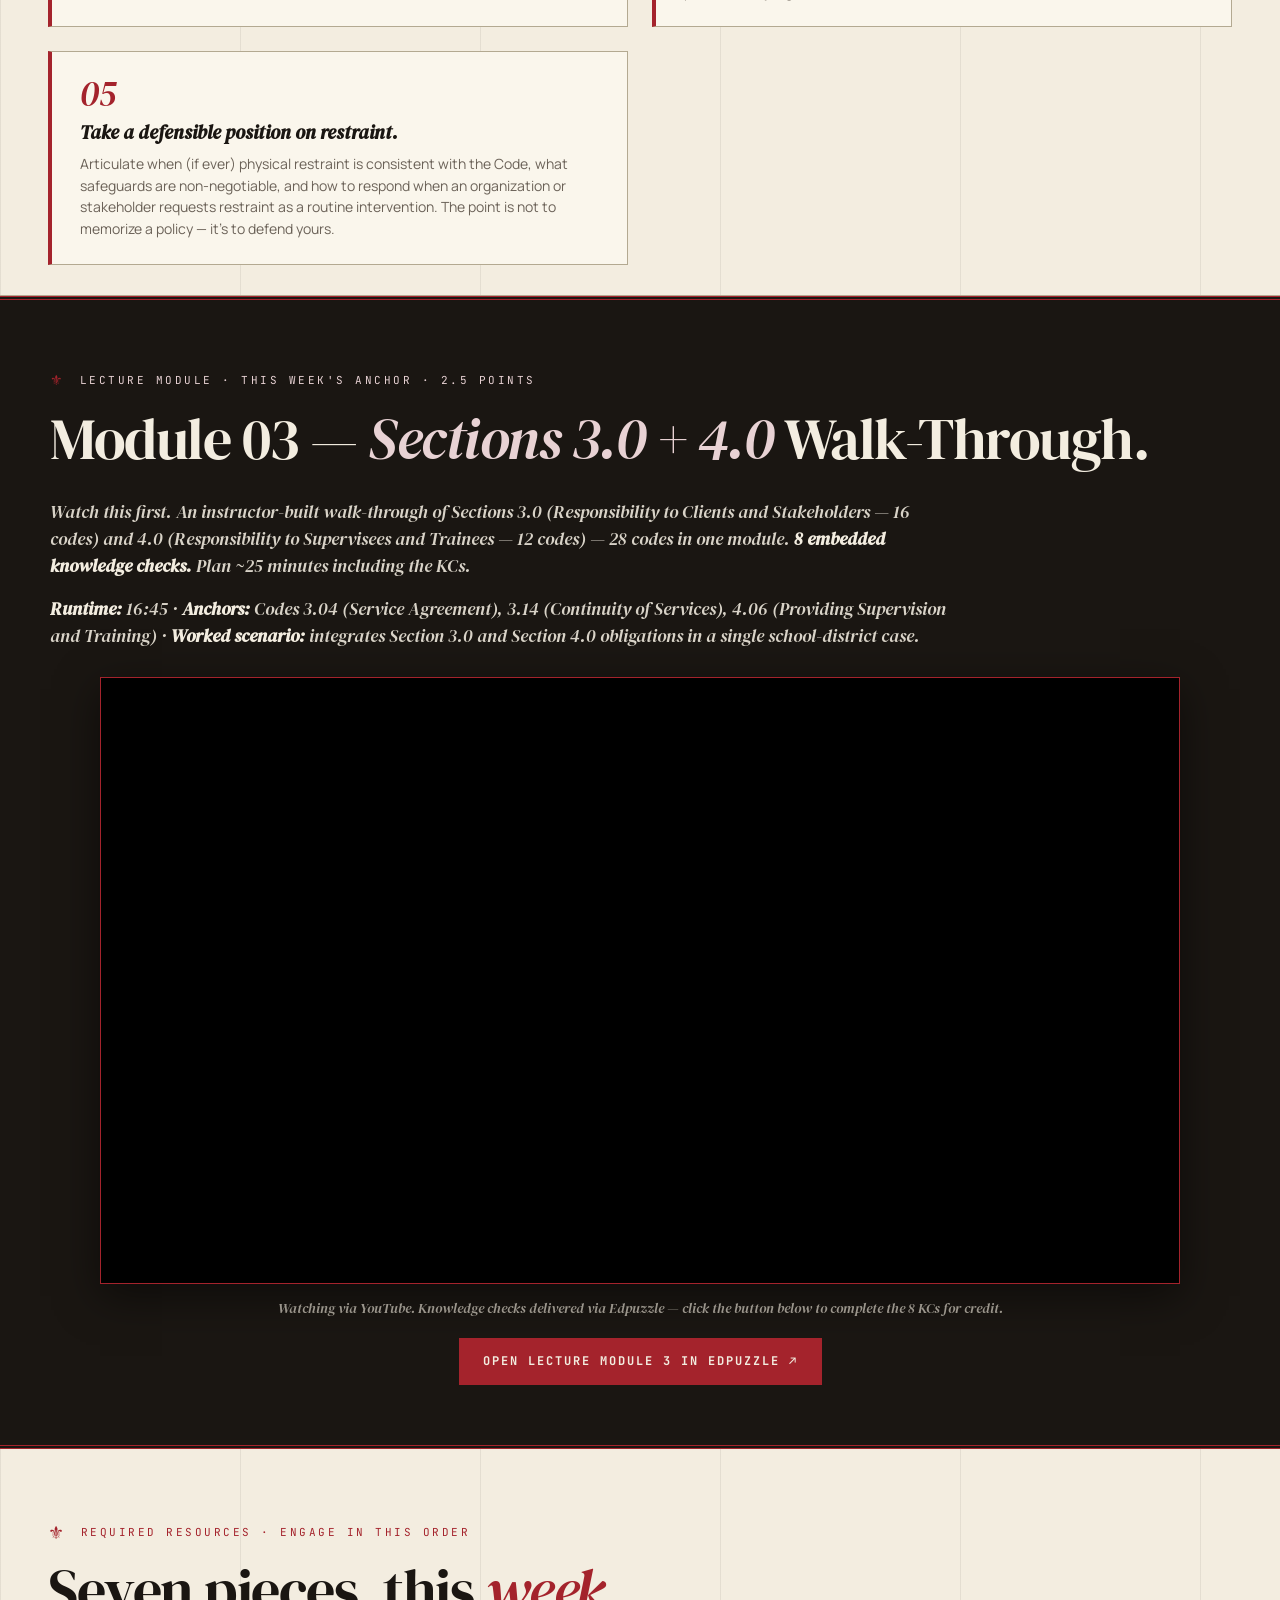
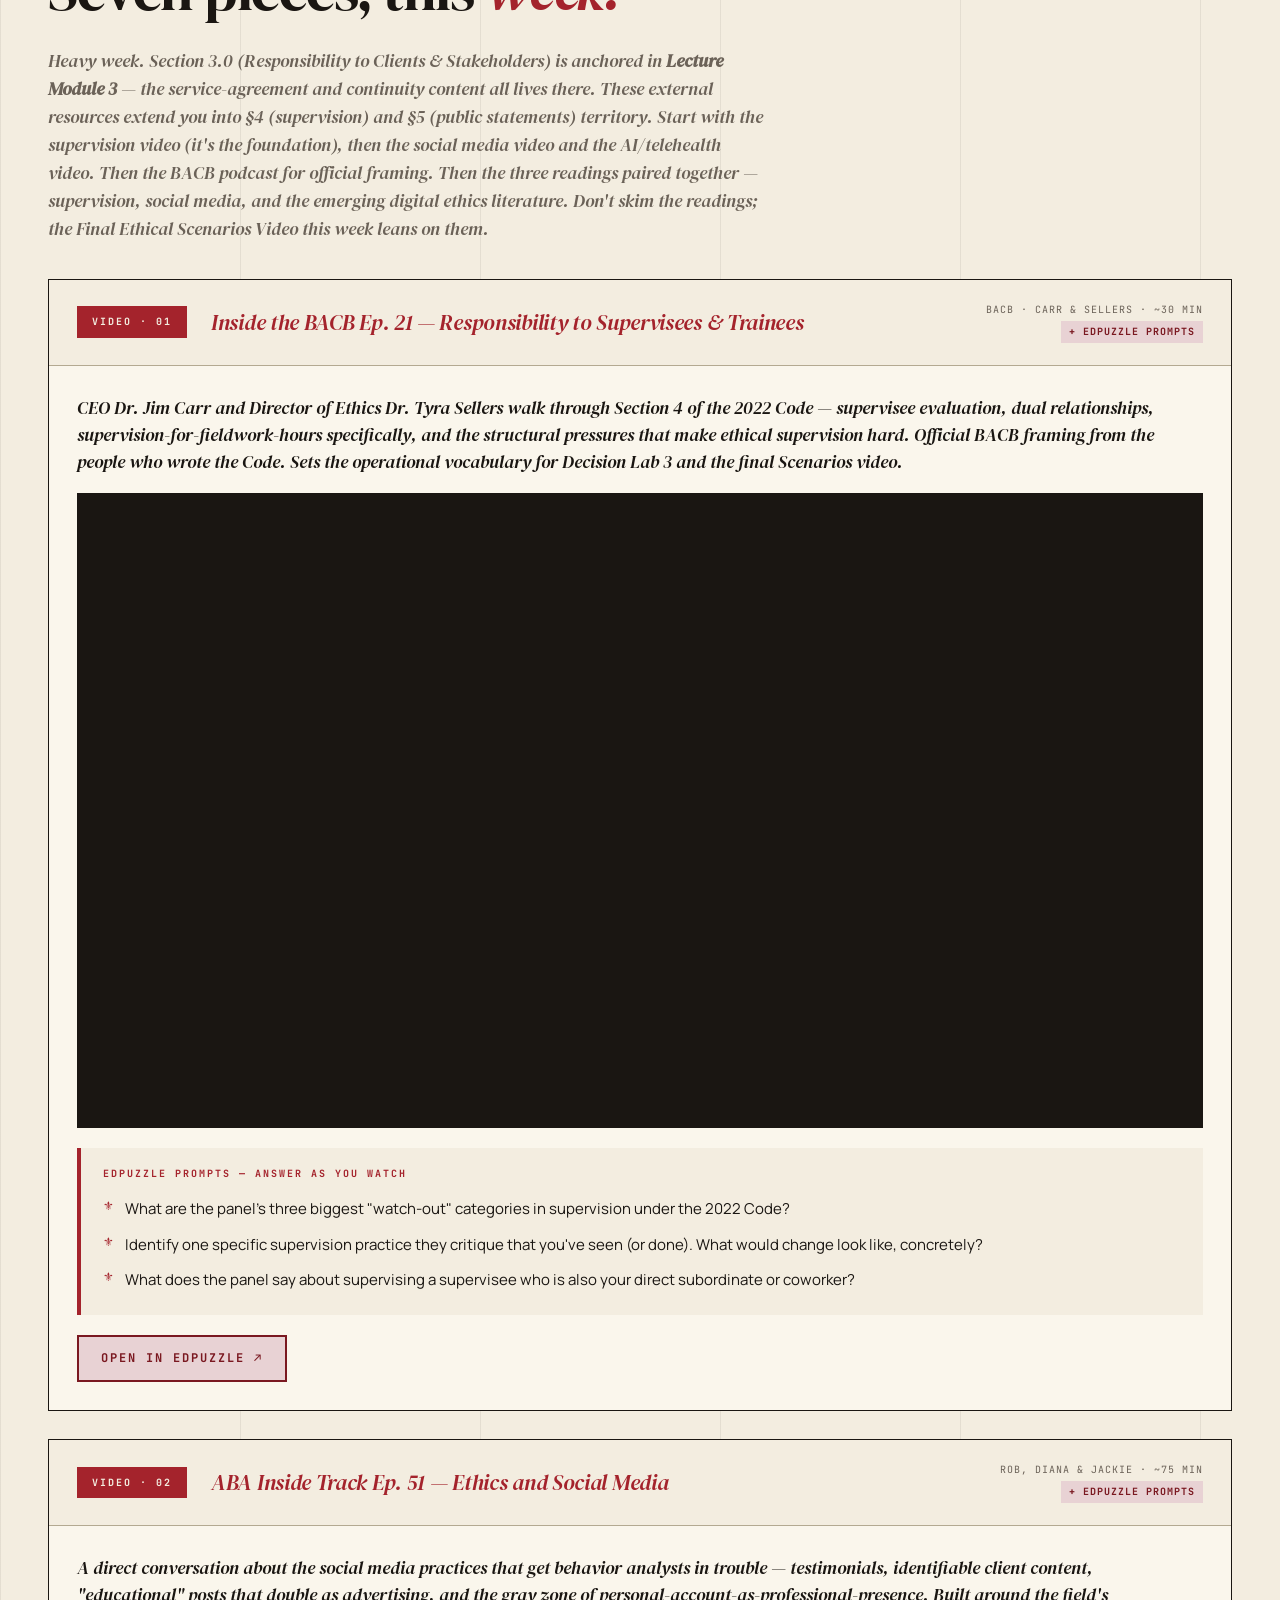
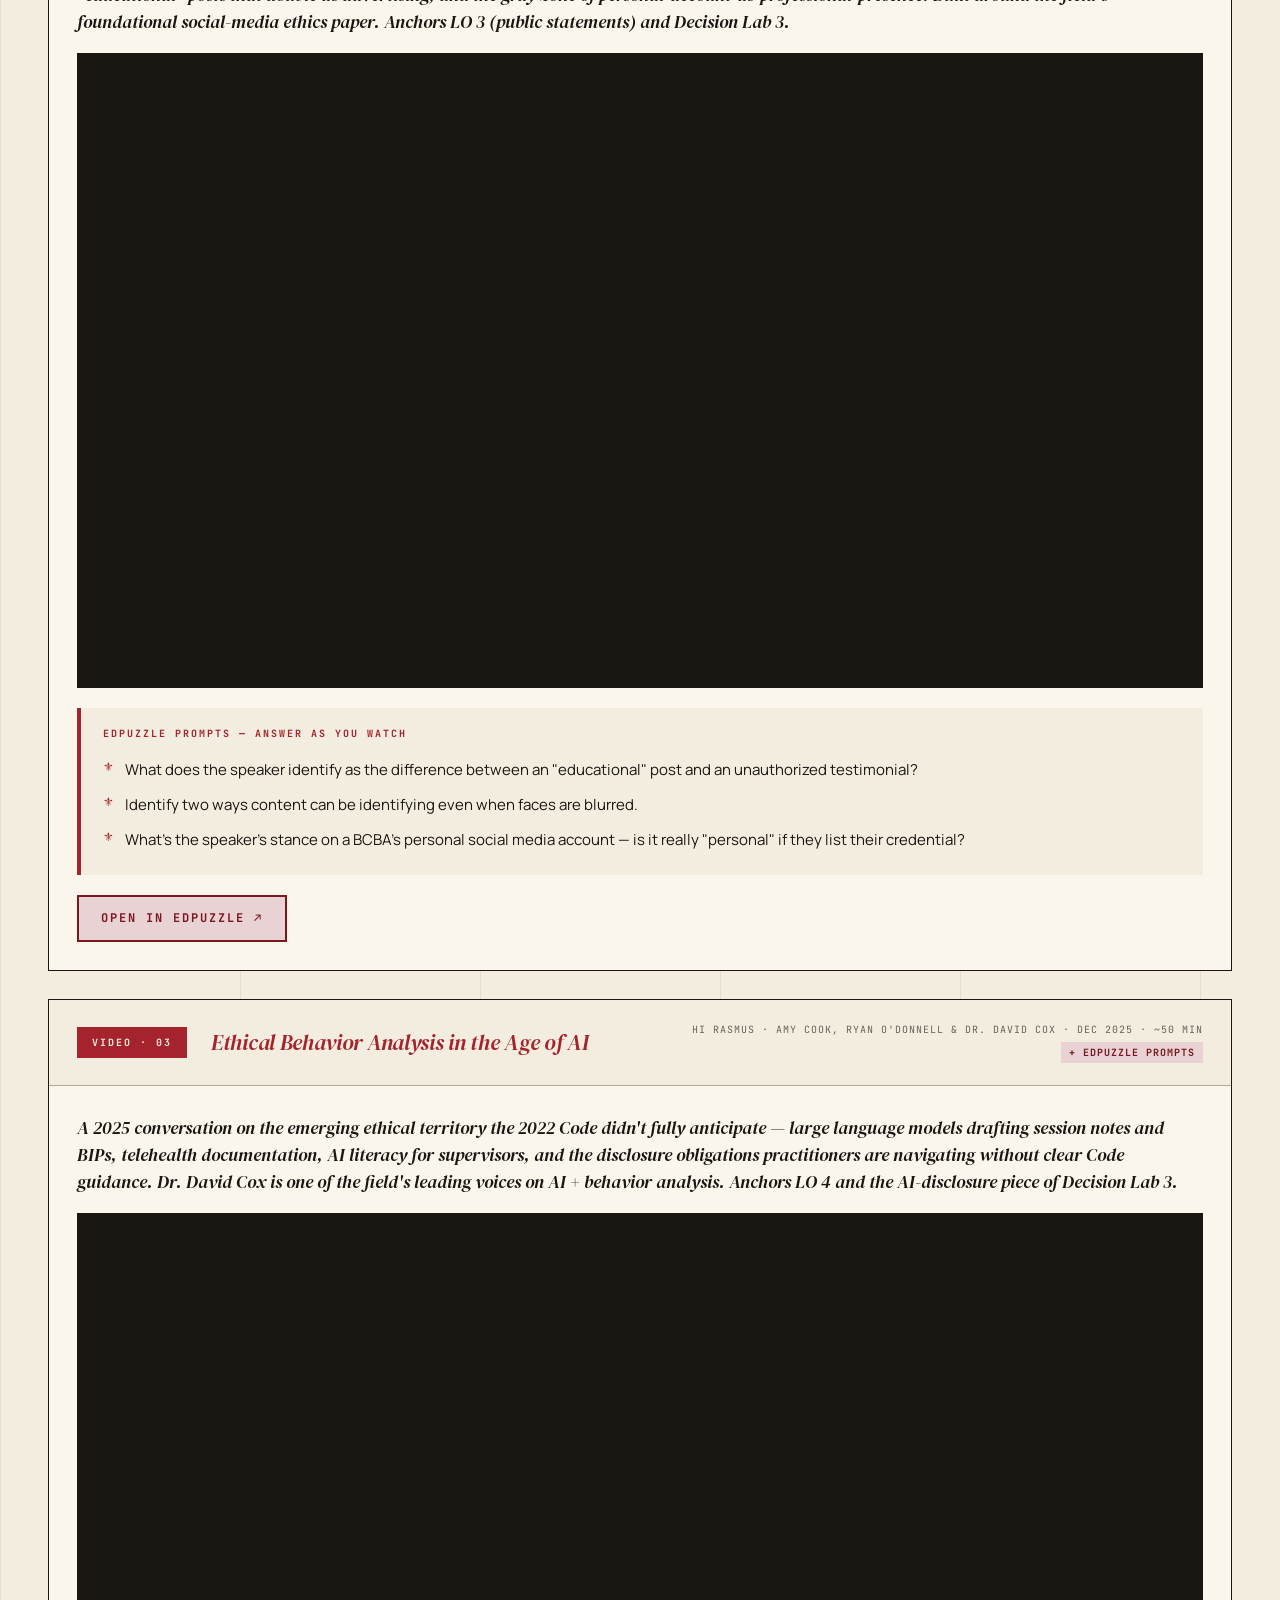
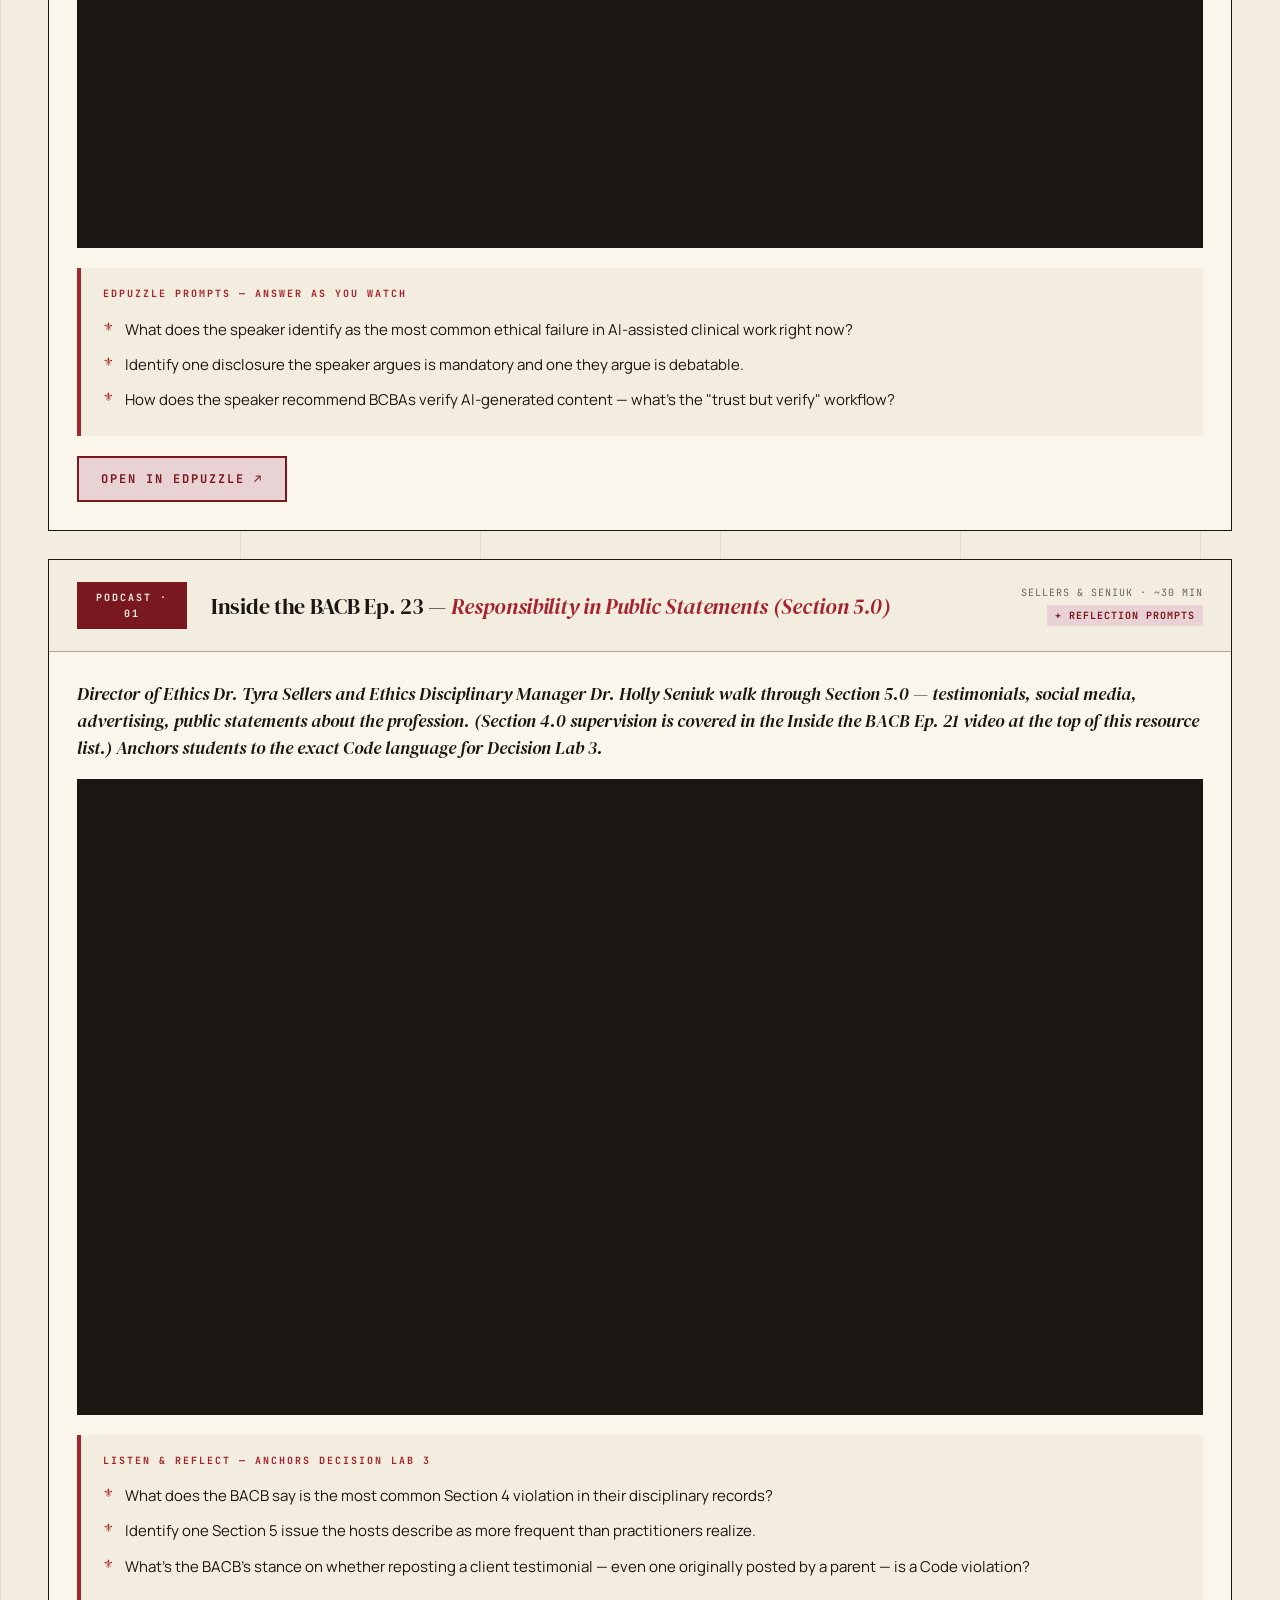
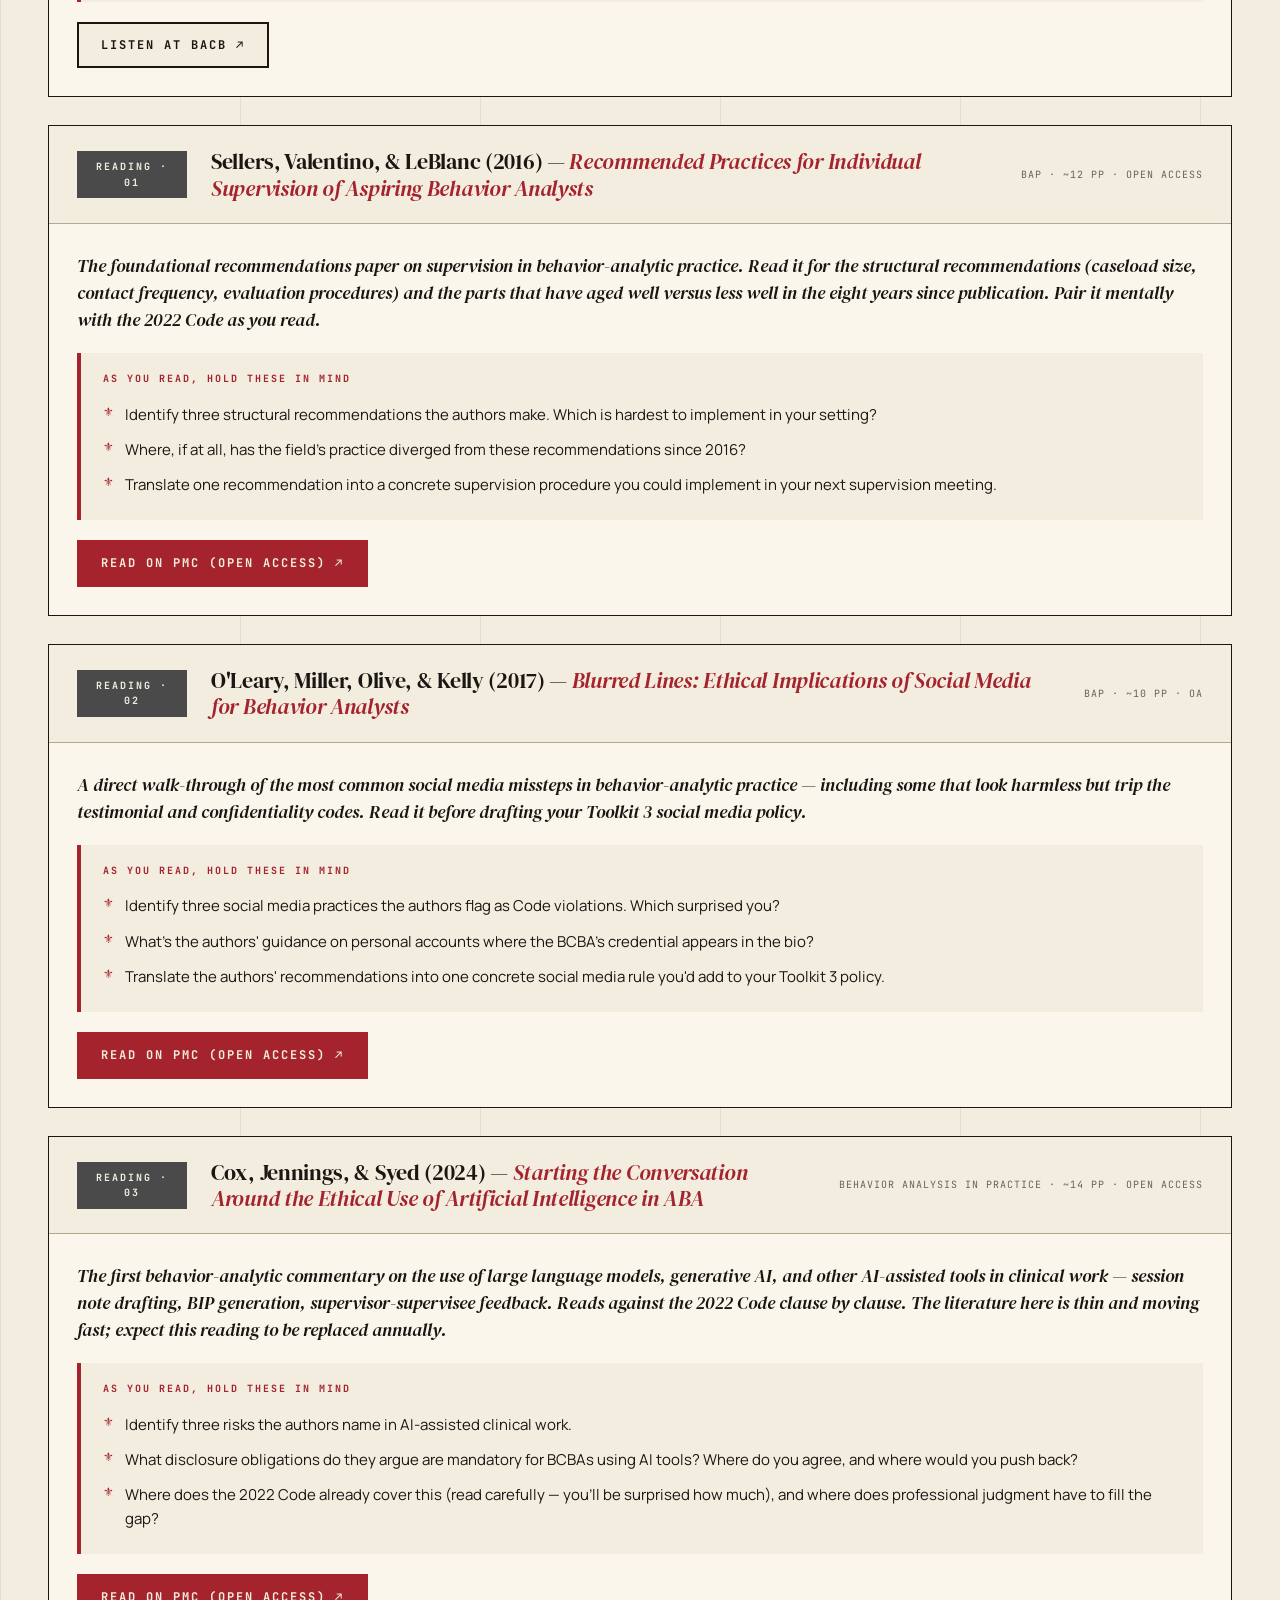
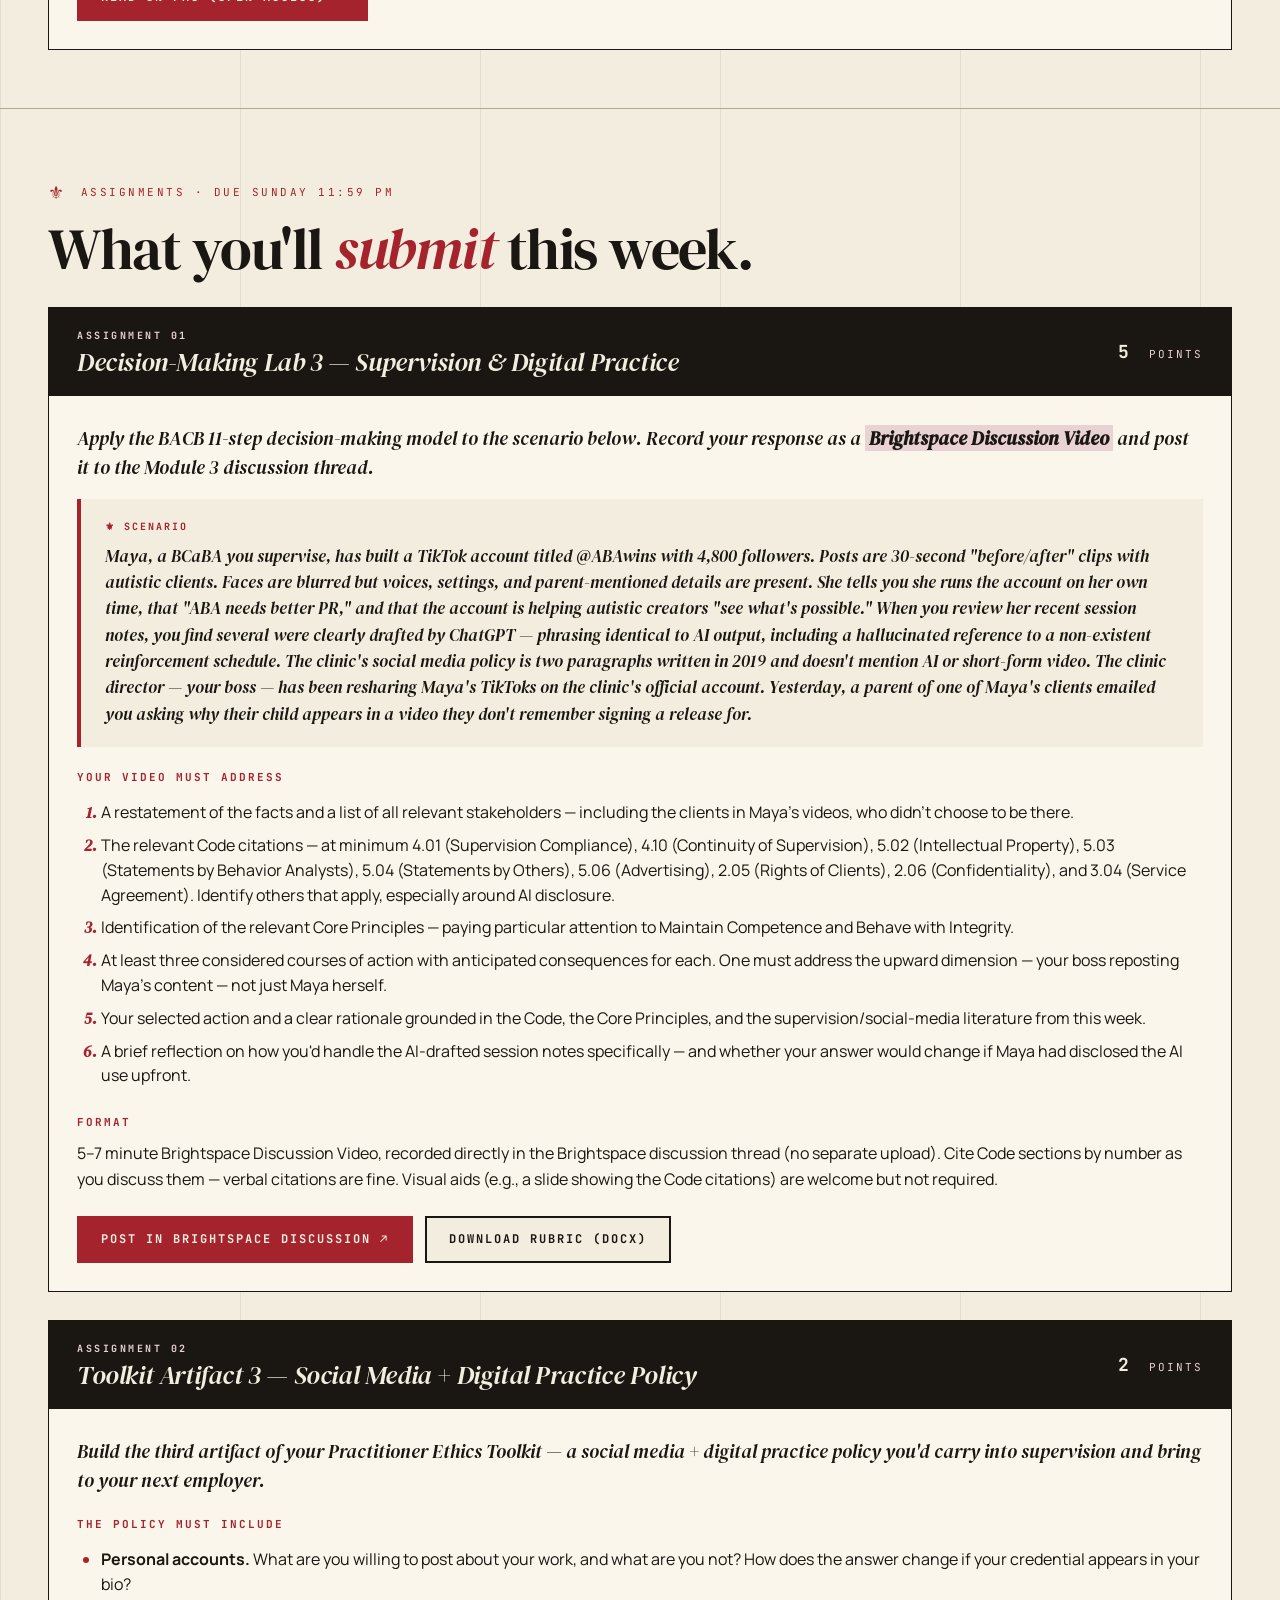
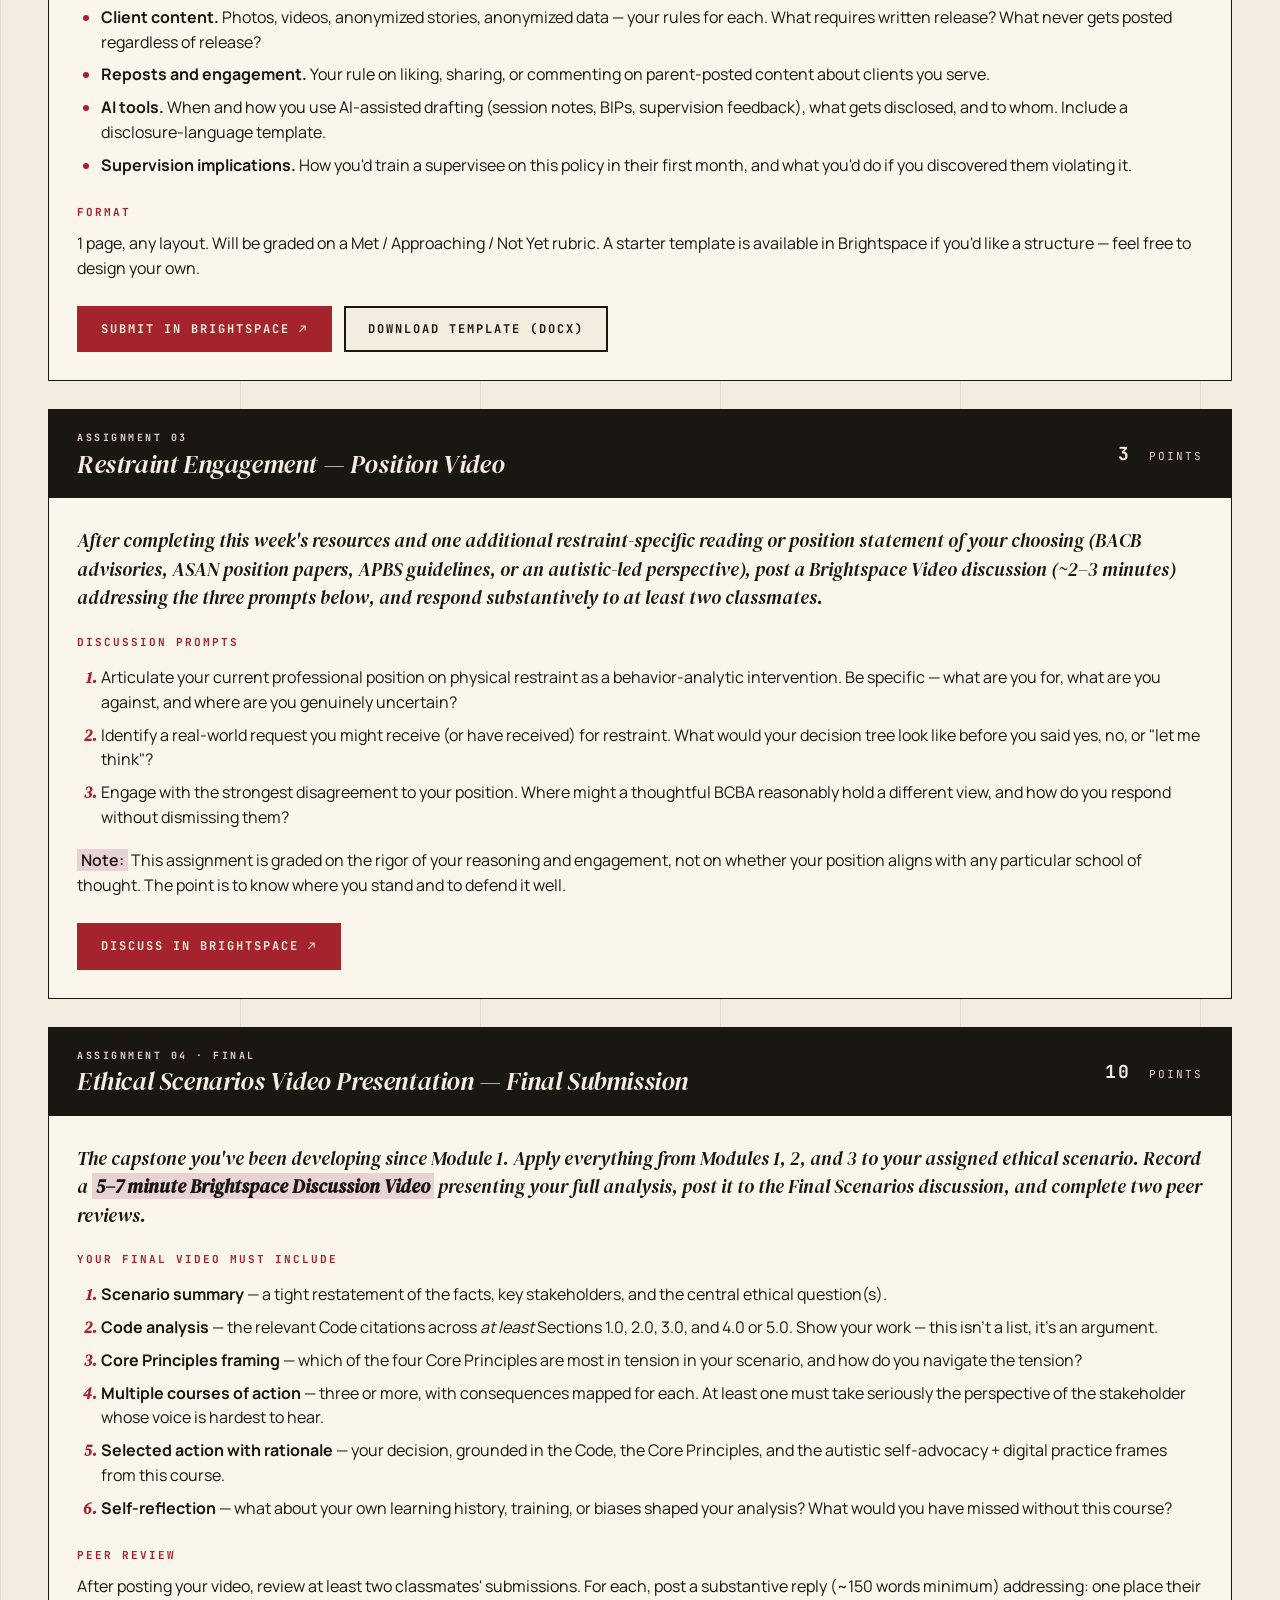
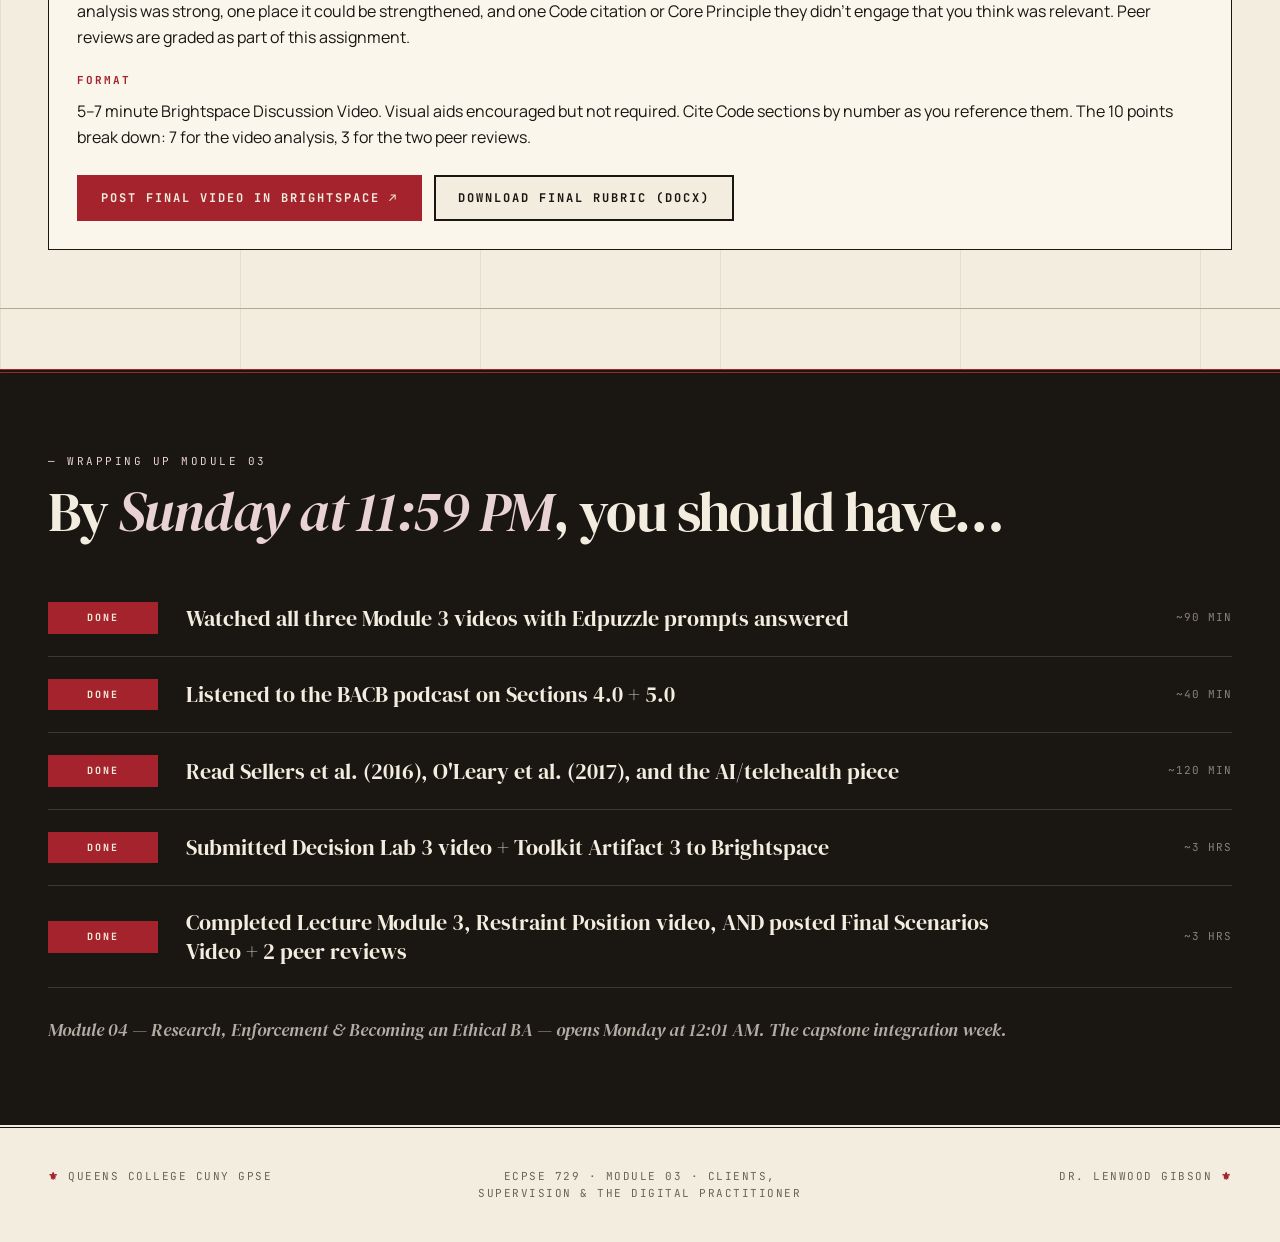
<file: module-03.html>
<!DOCTYPE html>
<html lang="en">
<head>
<meta charset="UTF-8">
<meta name="viewport" content="width=device-width, initial-scale=1.0">
<title>Module 03 · Clients, Supervision & the Digital Practitioner — ECPSE 729</title>
<meta name="description" content="ECPSE 729 Module 03 — Clients, Supervision & the Digital Practitioner. Week 3 of ECPSE 729 at Queens College.">
<meta name="author" content="Dr. Lenwood Gibson, Queens College CUNY GPSE">
<meta name="theme-color" content="#a4232c">
<meta property="og:type" content="article">
<meta property="og:title" content="Module 03 · Clients, Supervision & the Digital Practitioner — ECPSE 729">
<meta property="og:description" content="ECPSE 729 Module 03 — Clients, Supervision & the Digital Practitioner. Week 3 of ECPSE 729 at Queens College.">
<meta property="og:site_name" content="Queens College CUNY GPSE">
<meta name="twitter:card" content="summary">
<meta name="twitter:title" content="Module 03 · Clients, Supervision & the Digital Practitioner — ECPSE 729">
<meta name="twitter:description" content="ECPSE 729 Module 03 — Clients, Supervision & the Digital Practitioner. Week 3 of ECPSE 729 at Queens College.">
<link rel="icon" type="image/svg+xml" href="favicon.svg">
<link rel="apple-touch-icon" href="favicon.svg">
<link rel="preconnect" href="https://fonts.googleapis.com">
<link rel="preconnect" href="https://fonts.gstatic.com" crossorigin>
<link href="https://fonts.googleapis.com/css2?family=Italiana&family=DM+Serif+Display:ital@0;1&family=Manrope:wght@300;400;500;600;700&family=JetBrains+Mono:wght@400;500;700&display=swap" rel="stylesheet">
<link rel="stylesheet" href="styles.css?v=1780290547">
</head>
<body>

<a class="skip-link" href="#main">Skip to main content</a>

<header class="site">
  <div class="left">QC / CUNY / GPSE</div>
  <div class="center"><a href="index.html">ECPSE <b>729</b></a></div>
  <div class="right"><span aria-hidden="true">⚜</span> Module III · Week 3</div>
</header>

<nav class="bar" aria-label="Course navigation">
  <a href="index.html">[ Home ]</a>
  <a href="modules.html">Modules</a>
  <a href="module-01.html">Module 01</a>
  <a href="module-02.html">Module 02</a>
  <a href="module-03.html" class="current" aria-current="page">Module 03</a>
  <a href="module-04.html">Module 04</a>
  <a href="handouts/ECPSE-729-Syllabus-Summer-2026.pdf" target="_blank" rel="noopener">Syllabus</a>
  <span class="nav-locked" aria-disabled="true" aria-label="Resources — link coming soon">Resources</span>
  <a href="https://brightspace.cuny.edu/d2l/home/1270447" target="_blank" rel="noopener" class="bs">Brightspace ↗</a>
</nav>

<main id="main">

<!-- Module Hero -->
<section class="hero">
  <div class="hero-grid">
    <div>
      <div class="meta-bar">
        <span><span class="glyph" aria-hidden="true">⚜</span> &nbsp;Module 03 · Week 03 · Sections 3.0 + 4.0 + 5.0</span>
        <span>Theme: Relational Architecture</span>
      </div>
      <h1>Clients, <span class="ital">Supervision</span><br><span class="amp">&amp;</span> the<br><span class="ornament">Digital Practitioner</span><span class="period-signal">.</span></h1>
      <p class="lede">Service agreements and stakeholders. Supervision across fieldwork, RBT, and school contexts. Testimonials and social media. Telehealth. AI-assisted clinical work. <b>The restraint debates that won't go away.</b></p>
    </div>
    <div class="side-widget">
      <div class="label">— Due This Week</div>
      <h3>5 things, by Sunday at 11:59 PM</h3>
      <p>This module spans Sections 3.0 (Responsibility to Clients &amp; Stakeholders), 4.0 (Responsibility to Supervisees &amp; Trainees), and 5.0 (Responsibility in Public Statements). The heaviest content week — plan ~8–10 hours including the final Ethical Scenarios Video.</p>
      <ul>
        <li><span>Lecture Module</span><span>Sun</span></li>
        <li><span>Decision Lab 3</span><span>Sun</span></li>
        <li><span>Toolkit 3</span><span>Sun</span></li>
        <li><span>Restraint Disc.</span><span>Sun</span></li>
        <li><span>Scenario Video</span><span>Sun</span></li>
      </ul>
      <a href="https://brightspace.cuny.edu/d2l/home/1270447" target="_blank" rel="noopener" class="submit-bs">Open in Brightspace ↗</a>
      <a href="handouts/ECPSE-729-Syllabus-Summer-2026.pdf" target="_blank" rel="noopener" class="syllabus-link">Course Syllabus (PDF) ↗</a>
    </div>
  </div>
</section>

<!-- Learning Objectives -->
<section class="module-section">
  <div class="section-label">Learning Objectives · What you'll be able to do</div>
  <h2>By the end of <span class="ital">this week</span> you will&hellip;</h2>
  <div class="objectives-grid">
    <div class="objective">
      <div class="num">01</div>
      <h3>Hold the client first in every contracted relationship.</h3>
      <p>Apply Codes 3.01–3.16 to service agreements, third-party contracts, referrals, continuity of services, and the transitions that most behavior analysts under-appreciate. Recognize when a stakeholder structure makes it harder to keep the client's interest primary — and what 3.04, 3.08, and 3.14 ask of you when that happens.</p>
    </div>
    <div class="objective">
      <div class="num">02</div>
      <h3>Supervise ethically across contexts.</h3>
      <p>Apply Codes 4.01–4.12 to fieldwork supervision, RBT supervision, and school-based supervision. Recognize when the structure of supervision itself is ethically compromised — including by your own organization. Take 4.04 (Accountability) seriously: your supervisees' decisions are your responsibility.</p>
    </div>
    <div class="objective">
      <div class="num">03</div>
      <h3>Distinguish ethical from unethical public statements.</h3>
      <p>Apply Codes 5.01–5.11 to testimonials, social media, advertising, and the gray space in between. Identify what counts as a public statement — including reposts, likes, and content where the BCBA is not the original author.</p>
    </div>
    <div class="objective">
      <div class="num">04</div>
      <h3>Adapt practice to digital modalities.</h3>
      <p>Reason about telehealth, AI-assisted clinical work, and video documentation under a Code that was written before most of these tools were in widespread use. Identify what the 2022 Code does and doesn't say — and what your professional judgment must fill in.</p>
    </div>
    <div class="objective">
      <div class="num">05</div>
      <h3>Take a defensible position on restraint.</h3>
      <p>Articulate when (if ever) physical restraint is consistent with the Code, what safeguards are non-negotiable, and how to respond when an organization or stakeholder requests restraint as a routine intervention. The point is not to memorize a policy — it's to defend yours.</p>
    </div>
  </div>
</section>

<!-- Lecture Module — this week's anchor (dark stage) -->
<section class="lecture-stage" aria-labelledby="lecture-m03-heading">
  <div class="lecture-stage-inner">
    <div class="section-label">Lecture Module · This week's anchor · 2.5 points</div>
    <h2 id="lecture-m03-heading">Module 03 — <span class="ital">Sections 3.0 + 4.0</span> Walk-Through.</h2>
    <p class="section-intro">Watch this first. An instructor-built walk-through of Sections 3.0 (Responsibility to Clients and Stakeholders — 16 codes) and 4.0 (Responsibility to Supervisees and Trainees — 12 codes) — 28 codes in one module. <b>8 embedded knowledge checks.</b> Plan ~25 minutes including the KCs.</p>
    <p class="section-intro"><b>Runtime:</b> 16:45 · <b>Anchors:</b> Codes 3.04 (Service Agreement), 3.14 (Continuity of Services), 4.06 (Providing Supervision and Training) · <b>Worked scenario:</b> integrates Section 3.0 and Section 4.0 obligations in a single school-district case.</p>
    <div class="lecture-video">
      <iframe src="https://www.youtube.com/embed/i2q9arRQl3I" title="ECPSE 729 Module 03 — Clients, Supervision & the Digital Practitioner" loading="lazy" referrerpolicy="strict-origin-when-cross-origin" allow="accelerometer; autoplay; clipboard-write; encrypted-media; gyroscope; picture-in-picture" allowfullscreen></iframe>
      <p>Watching via YouTube. Knowledge checks delivered via Edpuzzle — click the button below to complete the 8 KCs for credit.</p>
      <div class="actions">
        <a href="https://edpuzzle.com/assignments/6a1601221d286ac6f2077da3/watch" target="_blank" rel="noopener" class="btn btn-primary">Open Lecture Module 3 in Edpuzzle ↗</a>
      </div>
    </div>
  </div>
</section>

<!-- Required Resources -->
<section class="module-section">
  <div class="section-label">Required Resources · Engage in this order</div>
  <h2>Seven pieces, this <span class="ital">week.</span></h2>
  <p class="section-intro">Heavy week. Section 3.0 (Responsibility to Clients &amp; Stakeholders) is anchored in <strong>Lecture Module 3</strong> — the service-agreement and continuity content all lives there. These external resources extend you into §4 (supervision) and §5 (public statements) territory. Start with the supervision video (it's the foundation), then the social media video and the AI/telehealth video. Then the BACB podcast for official framing. Then the three readings paired together — supervision, social media, and the emerging digital ethics literature. Don't skim the readings; the Final Ethical Scenarios Video this week leans on them.</p>

  <!-- Video 1: Supervision -->
  <div class="resource-card">
    <div class="rc-header">
      <div class="rc-pill video">Video · 01</div>
      <div class="rc-title"><span class="ital">Inside the BACB Ep. 21 — Responsibility to Supervisees &amp; Trainees</span></div>
      <div class="rc-meta">BACB · Carr &amp; Sellers · ~30 min<br><span class="edpuzzle">+ Edpuzzle prompts</span></div>
    </div>
    <div class="rc-body">
      <p class="rc-desc">CEO Dr. Jim Carr and Director of Ethics Dr. Tyra Sellers walk through Section 4 of the 2022 Code — supervisee evaluation, dual relationships, supervision-for-fieldwork-hours specifically, and the structural pressures that make ethical supervision hard. Official BACB framing from the people who wrote the Code. Sets the operational vocabulary for Decision Lab 3 and the final Scenarios video.</p>
      <div class="video-wrap">
        <iframe src="https://www.youtube.com/embed/RiNiMVDQ004" title="Inside the BACB Ep. 21 — Responsibility to Supervisees and Trainees" loading="lazy" referrerpolicy="strict-origin-when-cross-origin" allow="accelerometer; autoplay; clipboard-write; encrypted-media; gyroscope; picture-in-picture" allowfullscreen></iframe>
      </div>
      <div class="rc-prompts">
        <div class="pl">Edpuzzle Prompts &mdash; answer as you watch</div>
        <ul>
          <li>What are the panel's three biggest "watch-out" categories in supervision under the 2022 Code?</li>
          <li>Identify one specific supervision practice they critique that you've seen (or done). What would change look like, concretely?</li>
          <li>What does the panel say about supervising a supervisee who is also your direct subordinate or coworker?</li>
        </ul>
      </div>
      <div class="rc-actions">
        <a href="https://edpuzzle.com/assignments/6a1603e769591426033d2537/watch" target="_blank" rel="noopener" class="btn btn-edpuzzle">Open in Edpuzzle ↗</a>
      </div>
    </div>
  </div>

  <!-- Video 2: ABA + Social Media -->
  <div class="resource-card">
    <div class="rc-header">
      <div class="rc-pill video">Video · 02</div>
      <div class="rc-title"><span class="ital">ABA Inside Track Ep. 51 — Ethics and Social Media</span></div>
      <div class="rc-meta">Rob, Diana &amp; Jackie · ~75 min<br><span class="edpuzzle">+ Edpuzzle prompts</span></div>
    </div>
    <div class="rc-body">
      <p class="rc-desc">A direct conversation about the social media practices that get behavior analysts in trouble — testimonials, identifiable client content, "educational" posts that double as advertising, and the gray zone of personal-account-as-professional-presence. Built around the field's foundational social-media ethics paper. Anchors LO 3 (public statements) and Decision Lab 3.</p>
      <div class="video-wrap">
        <iframe src="https://www.youtube.com/embed/ULxPODLHe58" title="ABA Inside Track Ep. 51 — Ethics and Social Media" loading="lazy" referrerpolicy="strict-origin-when-cross-origin" allow="accelerometer; autoplay; clipboard-write; encrypted-media; gyroscope; picture-in-picture" allowfullscreen></iframe>
      </div>
      <div class="rc-prompts">
        <div class="pl">Edpuzzle Prompts &mdash; answer as you watch</div>
        <ul>
          <li>What does the speaker identify as the difference between an "educational" post and an unauthorized testimonial?</li>
          <li>Identify two ways content can be identifying even when faces are blurred.</li>
          <li>What's the speaker's stance on a BCBA's personal social media account — is it really "personal" if they list their credential?</li>
        </ul>
      </div>
      <div class="rc-actions">
        <a href="https://edpuzzle.com/assignments/6a16047d0c2b1546c07e96a0/watch" target="_blank" rel="noopener" class="btn btn-edpuzzle">Open in Edpuzzle ↗</a>
      </div>
    </div>
  </div>

  <!-- Video 3: AI / Telehealth -->
  <div class="resource-card">
    <div class="rc-header">
      <div class="rc-pill video">Video · 03</div>
      <div class="rc-title"><span class="ital">Ethical Behavior Analysis in the Age of AI</span></div>
      <div class="rc-meta">Hi Rasmus · Amy Cook, Ryan O'Donnell &amp; Dr. David Cox · Dec 2025 · ~50 min<br><span class="edpuzzle">+ Edpuzzle prompts</span></div>
    </div>
    <div class="rc-body">
      <p class="rc-desc">A 2025 conversation on the emerging ethical territory the 2022 Code didn't fully anticipate — large language models drafting session notes and BIPs, telehealth documentation, AI literacy for supervisors, and the disclosure obligations practitioners are navigating without clear Code guidance. Dr. David Cox is one of the field's leading voices on AI + behavior analysis. Anchors LO 4 and the AI-disclosure piece of Decision Lab 3.</p>
      <div class="video-wrap">
        <iframe src="https://www.youtube.com/embed/AOel2Oynd-c" title="Ethical Behavior Analysis in the Age of AI" loading="lazy" referrerpolicy="strict-origin-when-cross-origin" allow="accelerometer; autoplay; clipboard-write; encrypted-media; gyroscope; picture-in-picture" allowfullscreen></iframe>
      </div>
      <div class="rc-prompts">
        <div class="pl">Edpuzzle Prompts &mdash; answer as you watch</div>
        <ul>
          <li>What does the speaker identify as the most common ethical failure in AI-assisted clinical work right now?</li>
          <li>Identify one disclosure the speaker argues is mandatory and one they argue is debatable.</li>
          <li>How does the speaker recommend BCBAs verify AI-generated content — what's the "trust but verify" workflow?</li>
        </ul>
      </div>
      <div class="rc-actions">
        <a href="https://edpuzzle.com/assignments/6a16050e57f736396d786178/watch" target="_blank" rel="noopener" class="btn btn-edpuzzle">Open in Edpuzzle ↗</a>
      </div>
    </div>
  </div>

  <!-- Podcast 1: Inside the BACB on 4.0 + 5.0 -->
  <div class="resource-card">
    <div class="rc-header">
      <div class="rc-pill podcast">Podcast · 01</div>
      <div class="rc-title">Inside the BACB Ep. 23 &mdash; <span class="ital">Responsibility in Public Statements (Section 5.0)</span></div>
      <div class="rc-meta">Sellers &amp; Seniuk · ~30 min<br><span class="edpuzzle">+ Reflection prompts</span></div>
    </div>
    <div class="rc-body">
      <p class="rc-desc">Director of Ethics Dr. Tyra Sellers and Ethics Disciplinary Manager Dr. Holly Seniuk walk through Section 5.0 — testimonials, social media, advertising, public statements about the profession. (Section 4.0 supervision is covered in the Inside the BACB Ep. 21 video at the top of this resource list.) Anchors students to the exact Code language for Decision Lab 3.</p>
      <div class="video-wrap">
        <iframe src="https://www.youtube.com/embed/90L3Iwc-7ls" title="Inside the BACB Ep. 23 — Responsibility in Public Statements" loading="lazy" referrerpolicy="strict-origin-when-cross-origin" allow="accelerometer; autoplay; clipboard-write; encrypted-media; gyroscope; picture-in-picture" allowfullscreen></iframe>
      </div>
      <div class="rc-prompts">
        <div class="pl">Listen &amp; reflect &mdash; anchors Decision Lab 3</div>
        <ul>
          <li>What does the BACB say is the most common Section 4 violation in their disciplinary records?</li>
          <li>Identify one Section 5 issue the hosts describe as more frequent than practitioners realize.</li>
          <li>What's the BACB's stance on whether reposting a client testimonial — even one originally posted by a parent — is a Code violation?</li>
        </ul>
      </div>
      <div class="rc-actions">
        <a href="https://www.bacb.com/bacb-podcasts/" target="_blank" rel="noopener" class="btn btn-secondary">Listen at BACB ↗</a>
      </div>
    </div>
  </div>

  <!-- Reading 1: Sellers, LeBlanc, & Valentino (2016) -->
  <div class="resource-card">
    <div class="rc-header">
      <div class="rc-pill read">Reading · 01</div>
      <div class="rc-title">Sellers, Valentino, &amp; LeBlanc (2016) &mdash; <span class="ital">Recommended Practices for Individual Supervision of Aspiring Behavior Analysts</span></div>
      <div class="rc-meta">BAP · ~12 pp · open access</div>
    </div>
    <div class="rc-body">
      <p class="rc-desc">The foundational recommendations paper on supervision in behavior-analytic practice. Read it for the structural recommendations (caseload size, contact frequency, evaluation procedures) and the parts that have aged well versus less well in the eight years since publication. Pair it mentally with the 2022 Code as you read.</p>
      <div class="rc-prompts">
        <div class="pl">As you read, hold these in mind</div>
        <ul>
          <li>Identify three structural recommendations the authors make. Which is hardest to implement in your setting?</li>
          <li>Where, if at all, has the field's practice diverged from these recommendations since 2016?</li>
          <li>Translate one recommendation into a concrete supervision procedure you could implement in your next supervision meeting.</li>
        </ul>
      </div>
      <div class="rc-actions">
        <a href="https://pmc.ncbi.nlm.nih.gov/articles/PMC5118252/" target="_blank" rel="noopener" class="btn btn-primary">Read on PMC (open access) ↗</a>
      </div>
    </div>
  </div>

  <!-- Reading 2: O'Leary, Miller, Olive, & Kelly (2017) -->
  <div class="resource-card">
    <div class="rc-header">
      <div class="rc-pill read">Reading · 02</div>
      <div class="rc-title">O'Leary, Miller, Olive, &amp; Kelly (2017) &mdash; <span class="ital">Blurred Lines: Ethical Implications of Social Media for Behavior Analysts</span></div>
      <div class="rc-meta">BAP · ~10 pp · OA</div>
    </div>
    <div class="rc-body">
      <p class="rc-desc">A direct walk-through of the most common social media missteps in behavior-analytic practice — including some that look harmless but trip the testimonial and confidentiality codes. Read it before drafting your Toolkit 3 social media policy.</p>
      <div class="rc-prompts">
        <div class="pl">As you read, hold these in mind</div>
        <ul>
          <li>Identify three social media practices the authors flag as Code violations. Which surprised you?</li>
          <li>What's the authors' guidance on personal accounts where the BCBA's credential appears in the bio?</li>
          <li>Translate the authors' recommendations into one concrete social media rule you'd add to your Toolkit 3 policy.</li>
        </ul>
      </div>
      <div class="rc-actions">
        <a href="https://pmc.ncbi.nlm.nih.gov/articles/PMC5352618/" target="_blank" rel="noopener" class="btn btn-primary">Read on PMC (open access) ↗</a>
      </div>
    </div>
  </div>

  <!-- Reading 3: AI / Telehealth Ethics -->
  <div class="resource-card">
    <div class="rc-header">
      <div class="rc-pill read">Reading · 03</div>
      <div class="rc-title">Cox, Jennings, &amp; Syed (2024) &mdash; <span class="ital">Starting the Conversation Around the Ethical Use of Artificial Intelligence in ABA</span></div>
      <div class="rc-meta">Behavior Analysis in Practice · ~14 pp · open access</div>
    </div>
    <div class="rc-body">
      <p class="rc-desc">The first behavior-analytic commentary on the use of large language models, generative AI, and other AI-assisted tools in clinical work — session note drafting, BIP generation, supervisor-supervisee feedback. Reads against the 2022 Code clause by clause. The literature here is thin and moving fast; expect this reading to be replaced annually.</p>
      <div class="rc-prompts">
        <div class="pl">As you read, hold these in mind</div>
        <ul>
          <li>Identify three risks the authors name in AI-assisted clinical work.</li>
          <li>What disclosure obligations do they argue are mandatory for BCBAs using AI tools? Where do you agree, and where would you push back?</li>
          <li>Where does the 2022 Code already cover this (read carefully — you'll be surprised how much), and where does professional judgment have to fill the gap?</li>
        </ul>
      </div>
      <div class="rc-actions">
        <a href="https://pmc.ncbi.nlm.nih.gov/articles/PMC10891004/" target="_blank" rel="noopener" class="btn btn-primary">Read on PMC (open access) ↗</a>
      </div>
    </div>
  </div>
</section>

<!-- Assignments -->
<section class="module-section">
  <div class="section-label">Assignments · Due Sunday 11:59 PM</div>
  <h2>What you'll <span class="ital">submit</span> this week.</h2>

  <!-- Decision-Making Lab 3 -->
  <div class="assignment">
    <div class="ah">
      <div class="label-row">
        <div class="label">Assignment 01</div>
        <h3>Decision-Making Lab 3 — Supervision &amp; Digital Practice</h3>
      </div>
      <div class="points"><b>5</b> &nbsp;points</div>
    </div>
    <div class="ab">
      <p class="lead">Apply the BACB 11-step decision-making model to the scenario below. Record your response as a <b>Brightspace Discussion Video</b> and post it to the Module 3 discussion thread.</p>

      <div class="scenario">
        <div class="sl"><span aria-hidden="true">⚜</span> Scenario</div>
        <p>Maya, a BCaBA you supervise, has built a TikTok account titled <em>@ABAwins</em> with 4,800 followers. Posts are 30-second "before/after" clips with autistic clients. Faces are blurred but voices, settings, and parent-mentioned details are present. She tells you she runs the account on her own time, that "ABA needs better PR," and that the account is helping autistic creators "see what's possible." When you review her recent session notes, you find several were clearly drafted by ChatGPT — phrasing identical to AI output, including a hallucinated reference to a non-existent reinforcement schedule. The clinic's social media policy is two paragraphs written in 2019 and doesn't mention AI or short-form video. The clinic director — your boss — has been resharing Maya's TikToks on the clinic's official account. Yesterday, a parent of one of Maya's clients emailed you asking why their child appears in a video they don't remember signing a release for.</p>
      </div>

      <h4>Your video must address</h4>
      <ol>
        <li>A restatement of the facts and a list of all relevant stakeholders — including the clients in Maya's videos, who didn't choose to be there.</li>
        <li>The relevant Code citations — at minimum 4.01 (Supervision Compliance), 4.10 (Continuity of Supervision), 5.02 (Intellectual Property), 5.03 (Statements by Behavior Analysts), 5.04 (Statements by Others), 5.06 (Advertising), 2.05 (Rights of Clients), 2.06 (Confidentiality), and 3.04 (Service Agreement). Identify others that apply, especially around AI disclosure.</li>
        <li>Identification of the relevant Core Principles — paying particular attention to Maintain Competence and Behave with Integrity.</li>
        <li>At least three considered courses of action with anticipated consequences for each. One must address the upward dimension — your boss reposting Maya's content — not just Maya herself.</li>
        <li>Your selected action and a clear rationale grounded in the Code, the Core Principles, and the supervision/social-media literature from this week.</li>
        <li>A brief reflection on how you'd handle the AI-drafted session notes specifically — and whether your answer would change if Maya had disclosed the AI use upfront.</li>
      </ol>

      <h4>Format</h4>
      <p>5–7 minute Brightspace Discussion Video, recorded directly in the Brightspace discussion thread (no separate upload). Cite Code sections by number as you discuss them — verbal citations are fine. Visual aids (e.g., a slide showing the Code citations) are welcome but not required.</p>

      <div class="actions">
        <a href="https://brightspace.cuny.edu/d2l/le/1270447/discussions/topics/1781049/View" target="_blank" rel="noopener" class="btn btn-primary">Post in Brightspace Discussion ↗</a>
        <a href="handouts/Decision-Lab-3-Rubric.docx" class="btn btn-secondary" download>Download rubric (DOCX)</a>
      </div>
    </div>
  </div>

  <!-- Toolkit Artifact 3 -->
  <div class="assignment">
    <div class="ah">
      <div class="label-row">
        <div class="label">Assignment 02</div>
        <h3>Toolkit Artifact 3 — Social Media + Digital Practice Policy</h3>
      </div>
      <div class="points"><b>2</b> &nbsp;points</div>
    </div>
    <div class="ab">
      <p class="lead">Build the third artifact of your Practitioner Ethics Toolkit — a social media + digital practice policy you'd carry into supervision and bring to your next employer.</p>

      <h4>The policy must include</h4>
      <ul>
        <li><b>Personal accounts.</b> What are you willing to post about your work, and what are you not? How does the answer change if your credential appears in your bio?</li>
        <li><b>Client content.</b> Photos, videos, anonymized stories, anonymized data — your rules for each. What requires written release? What never gets posted regardless of release?</li>
        <li><b>Reposts and engagement.</b> Your rule on liking, sharing, or commenting on parent-posted content about clients you serve.</li>
        <li><b>AI tools.</b> When and how you use AI-assisted drafting (session notes, BIPs, supervision feedback), what gets disclosed, and to whom. Include a disclosure-language template.</li>
        <li><b>Supervision implications.</b> How you'd train a supervisee on this policy in their first month, and what you'd do if you discovered them violating it.</li>
      </ul>

      <h4>Format</h4>
      <p>1 page, any layout. Will be graded on a Met / Approaching / Not Yet rubric. A starter template is available in Brightspace if you'd like a structure — feel free to design your own.</p>

      <div class="actions">
        <a href="https://brightspace.cuny.edu/d2l/lms/dropbox/user/folder_submit_files.d2l?db=2622571&ou=1270447" target="_blank" rel="noopener" class="btn btn-primary">Submit in Brightspace ↗</a>
        <a href="handouts/Toolkit-3-Social-Media-and-Digital-Practice-Policy.docx" class="btn btn-secondary" download>Download template (DOCX)</a>
      </div>
    </div>
  </div>

  <!-- Restraint Discussion -->
  <div class="assignment">
    <div class="ah">
      <div class="label-row">
        <div class="label">Assignment 03</div>
        <h3>Restraint Engagement — Position Video</h3>
      </div>
      <div class="points"><b>3</b> &nbsp;points</div>
    </div>
    <div class="ab">
      <p class="lead">After completing this week's resources and one additional restraint-specific reading or position statement of your choosing (BACB advisories, ASAN position papers, APBS guidelines, or an autistic-led perspective), post a Brightspace Video discussion (~2–3 minutes) addressing the three prompts below, and respond substantively to at least two classmates.</p>

      <h4>Discussion prompts</h4>
      <ol>
        <li>Articulate your current professional position on physical restraint as a behavior-analytic intervention. Be specific — what are you for, what are you against, and where are you genuinely uncertain?</li>
        <li>Identify a real-world request you might receive (or have received) for restraint. What would your decision tree look like before you said yes, no, or "let me think"?</li>
        <li>Engage with the strongest disagreement to your position. Where might a thoughtful BCBA reasonably hold a different view, and how do you respond without dismissing them?</li>
      </ol>

      <p><b>Note:</b> This assignment is graded on the rigor of your reasoning and engagement, not on whether your position aligns with any particular school of thought. The point is to know where you stand and to defend it well.</p>

      <div class="actions">
        <a href="https://brightspace.cuny.edu/d2l/le/1270447/discussions/topics/1781055/View" target="_blank" rel="noopener" class="btn btn-primary">Discuss in Brightspace ↗</a>
      </div>
    </div>
  </div>

  <!-- Final Ethical Scenarios Video Presentation -->
  <div class="assignment">
    <div class="ah">
      <div class="label-row">
        <div class="label">Assignment 04 · Final</div>
        <h3>Ethical Scenarios Video Presentation — Final Submission</h3>
      </div>
      <div class="points"><b>10</b> &nbsp;points</div>
    </div>
    <div class="ab">
      <p class="lead">The capstone you've been developing since Module 1. Apply everything from Modules 1, 2, and 3 to your assigned ethical scenario. Record a <b>5–7 minute Brightspace Discussion Video</b> presenting your full analysis, post it to the Final Scenarios discussion, and complete two peer reviews.</p>

      <h4>Your final video must include</h4>
      <ol>
        <li><b>Scenario summary</b> — a tight restatement of the facts, key stakeholders, and the central ethical question(s).</li>
        <li><b>Code analysis</b> — the relevant Code citations across <em>at least</em> Sections 1.0, 2.0, 3.0, and 4.0 or 5.0. Show your work — this isn't a list, it's an argument.</li>
        <li><b>Core Principles framing</b> — which of the four Core Principles are most in tension in your scenario, and how do you navigate the tension?</li>
        <li><b>Multiple courses of action</b> — three or more, with consequences mapped for each. At least one must take seriously the perspective of the stakeholder whose voice is hardest to hear.</li>
        <li><b>Selected action with rationale</b> — your decision, grounded in the Code, the Core Principles, and the autistic self-advocacy + digital practice frames from this course.</li>
        <li><b>Self-reflection</b> — what about your own learning history, training, or biases shaped your analysis? What would you have missed without this course?</li>
      </ol>

      <h4>Peer review</h4>
      <p>After posting your video, review at least two classmates' submissions. For each, post a substantive reply (~150 words minimum) addressing: one place their analysis was strong, one place it could be strengthened, and one Code citation or Core Principle they didn't engage that you think was relevant. Peer reviews are graded as part of this assignment.</p>

      <h4>Format</h4>
      <p>5–7 minute Brightspace Discussion Video. Visual aids encouraged but not required. Cite Code sections by number as you reference them. The 10 points break down: 7 for the video analysis, 3 for the two peer reviews.</p>

      <div class="actions">
        <a href="https://brightspace.cuny.edu/d2l/le/1270447/discussions/topics/1781058/View" target="_blank" rel="noopener" class="btn btn-primary">Post Final Video in Brightspace ↗</a>
        <a href="handouts/Final-Ethical-Scenarios-Video-Rubric.docx" class="btn btn-secondary" download>Download final rubric (DOCX)</a>
      </div>
    </div>
  </div>
</section>

<!-- Module Closer -->
<section class="preview-dark">
  <div class="preview-dark-inner">
    <div class="label">— Wrapping Up Module 03</div>
    <h3>By <span class="ital">Sunday at 11:59 PM</span>, you should have&hellip;</h3>
    <div class="res-row">
      <span class="pill done">Done</span>
      <div class="title">Watched all three Module 3 videos with Edpuzzle prompts answered</div>
      <div class="meta">~90 MIN</div>
    </div>
    <div class="res-row">
      <span class="pill done">Done</span>
      <div class="title">Listened to the BACB podcast on Sections 4.0 + 5.0</div>
      <div class="meta">~40 MIN</div>
    </div>
    <div class="res-row">
      <span class="pill done">Done</span>
      <div class="title">Read Sellers et al. (2016), O'Leary et al. (2017), and the AI/telehealth piece</div>
      <div class="meta">~120 MIN</div>
    </div>
    <div class="res-row">
      <span class="pill done">Done</span>
      <div class="title">Submitted Decision Lab 3 video + Toolkit Artifact 3 to Brightspace</div>
      <div class="meta">~3 HRS</div>
    </div>
    <div class="res-row">
      <span class="pill done">Done</span>
      <div class="title">Completed Lecture Module 3, Restraint Position video, AND posted Final Scenarios Video + 2 peer reviews</div>
      <div class="meta">~3 HRS</div>
    </div>
    <p class="preview-dark-note">Module 04 — <em>Research, Enforcement &amp; Becoming an Ethical BA</em> — opens Monday at 12:01 AM. The capstone integration week.</p>
  </div>
</section>

</main>

<footer>
  <div class="left"><span class="stamp" aria-hidden="true">⚜</span> Queens College CUNY GPSE</div>
  <div class="center">ECPSE 729 · Module 03 · Clients, Supervision & the Digital Practitioner</div>
  <div class="right">Dr. Lenwood Gibson <span class="stamp" aria-hidden="true">⚜</span></div>
</footer>

</body>
</html>
</file>
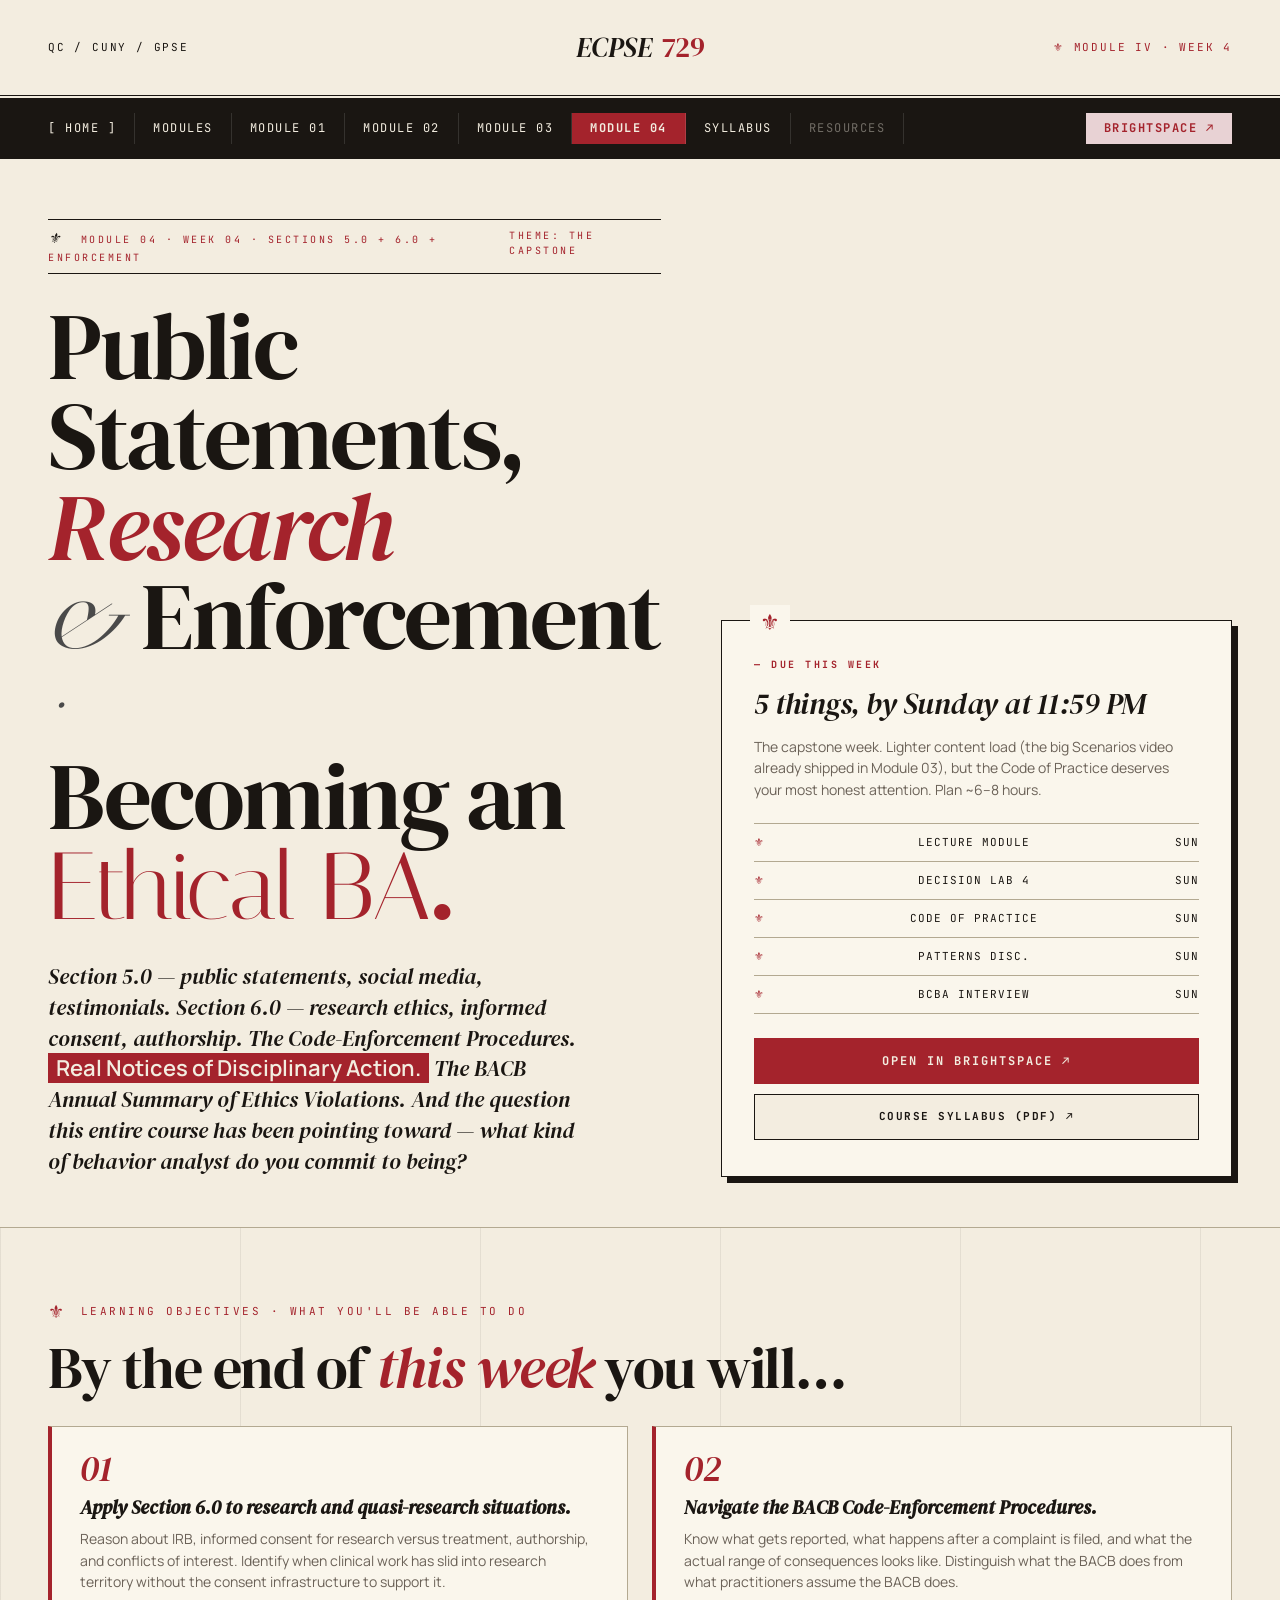
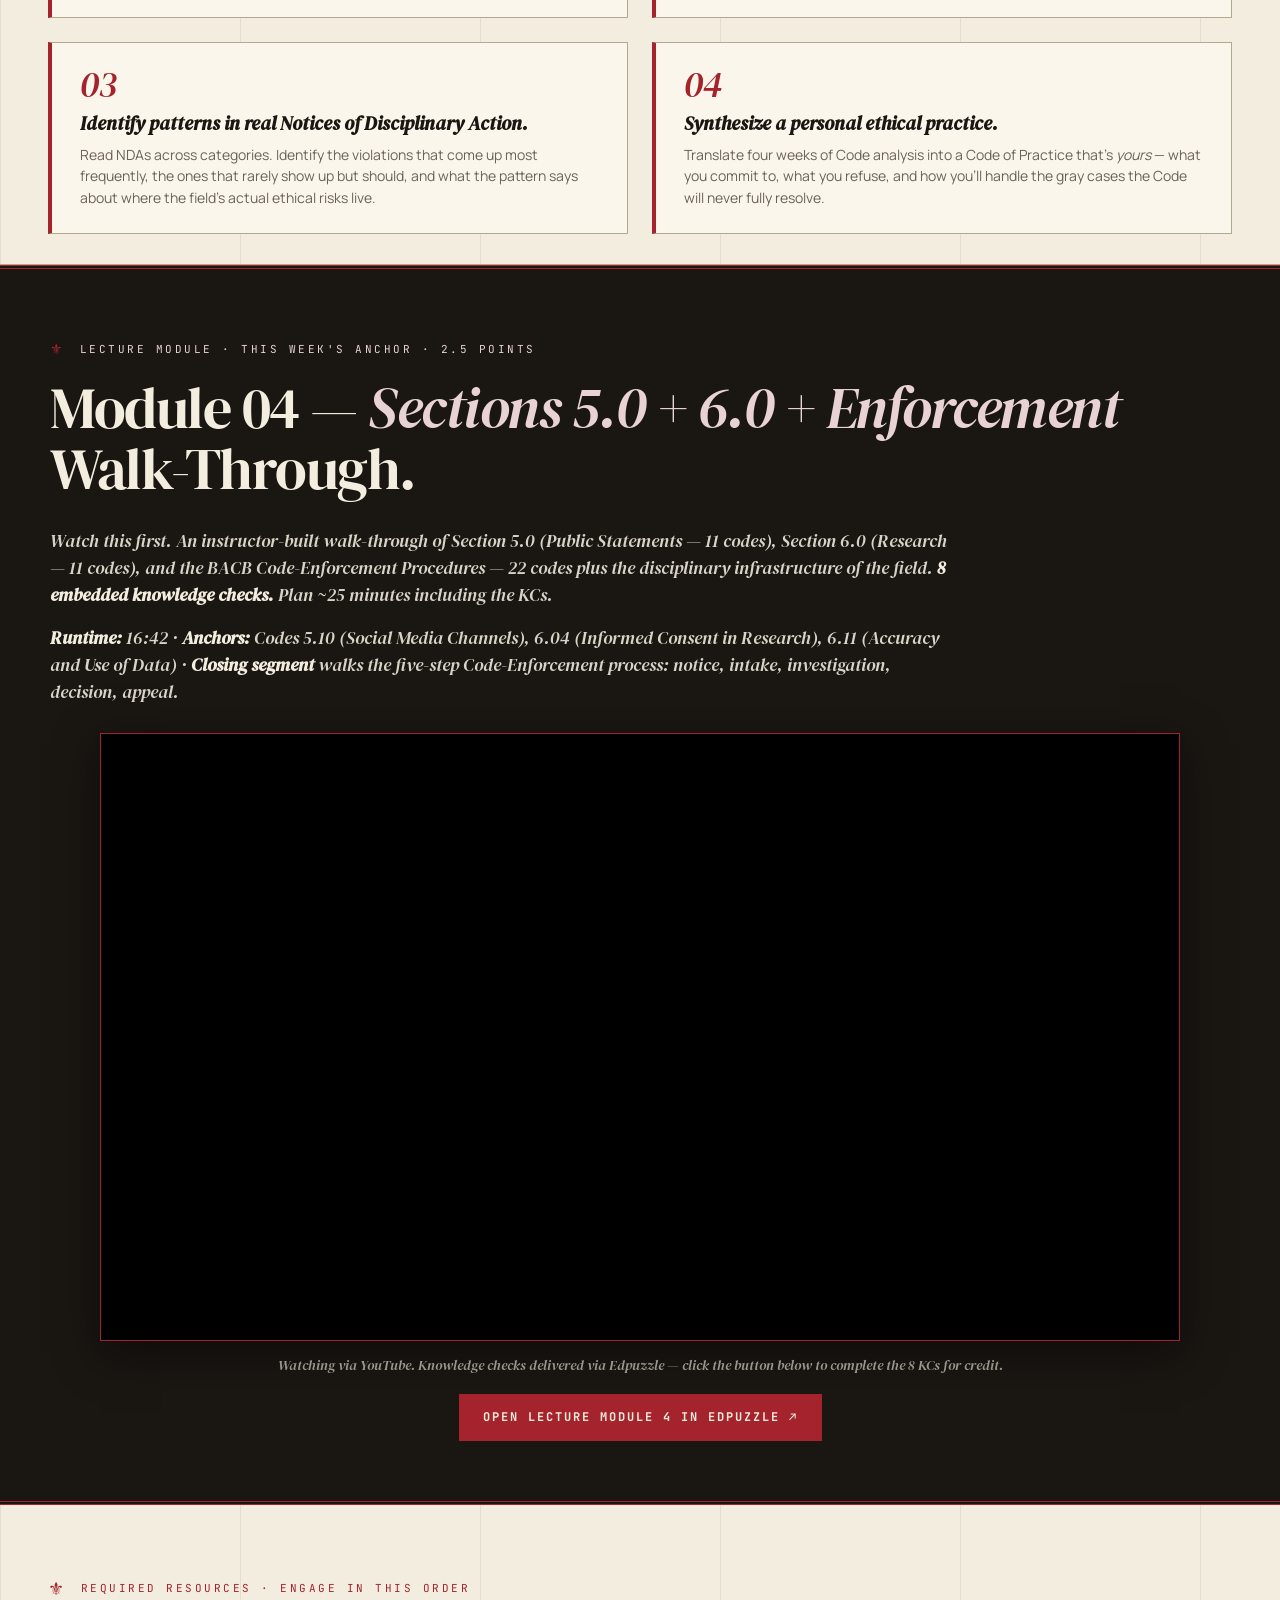
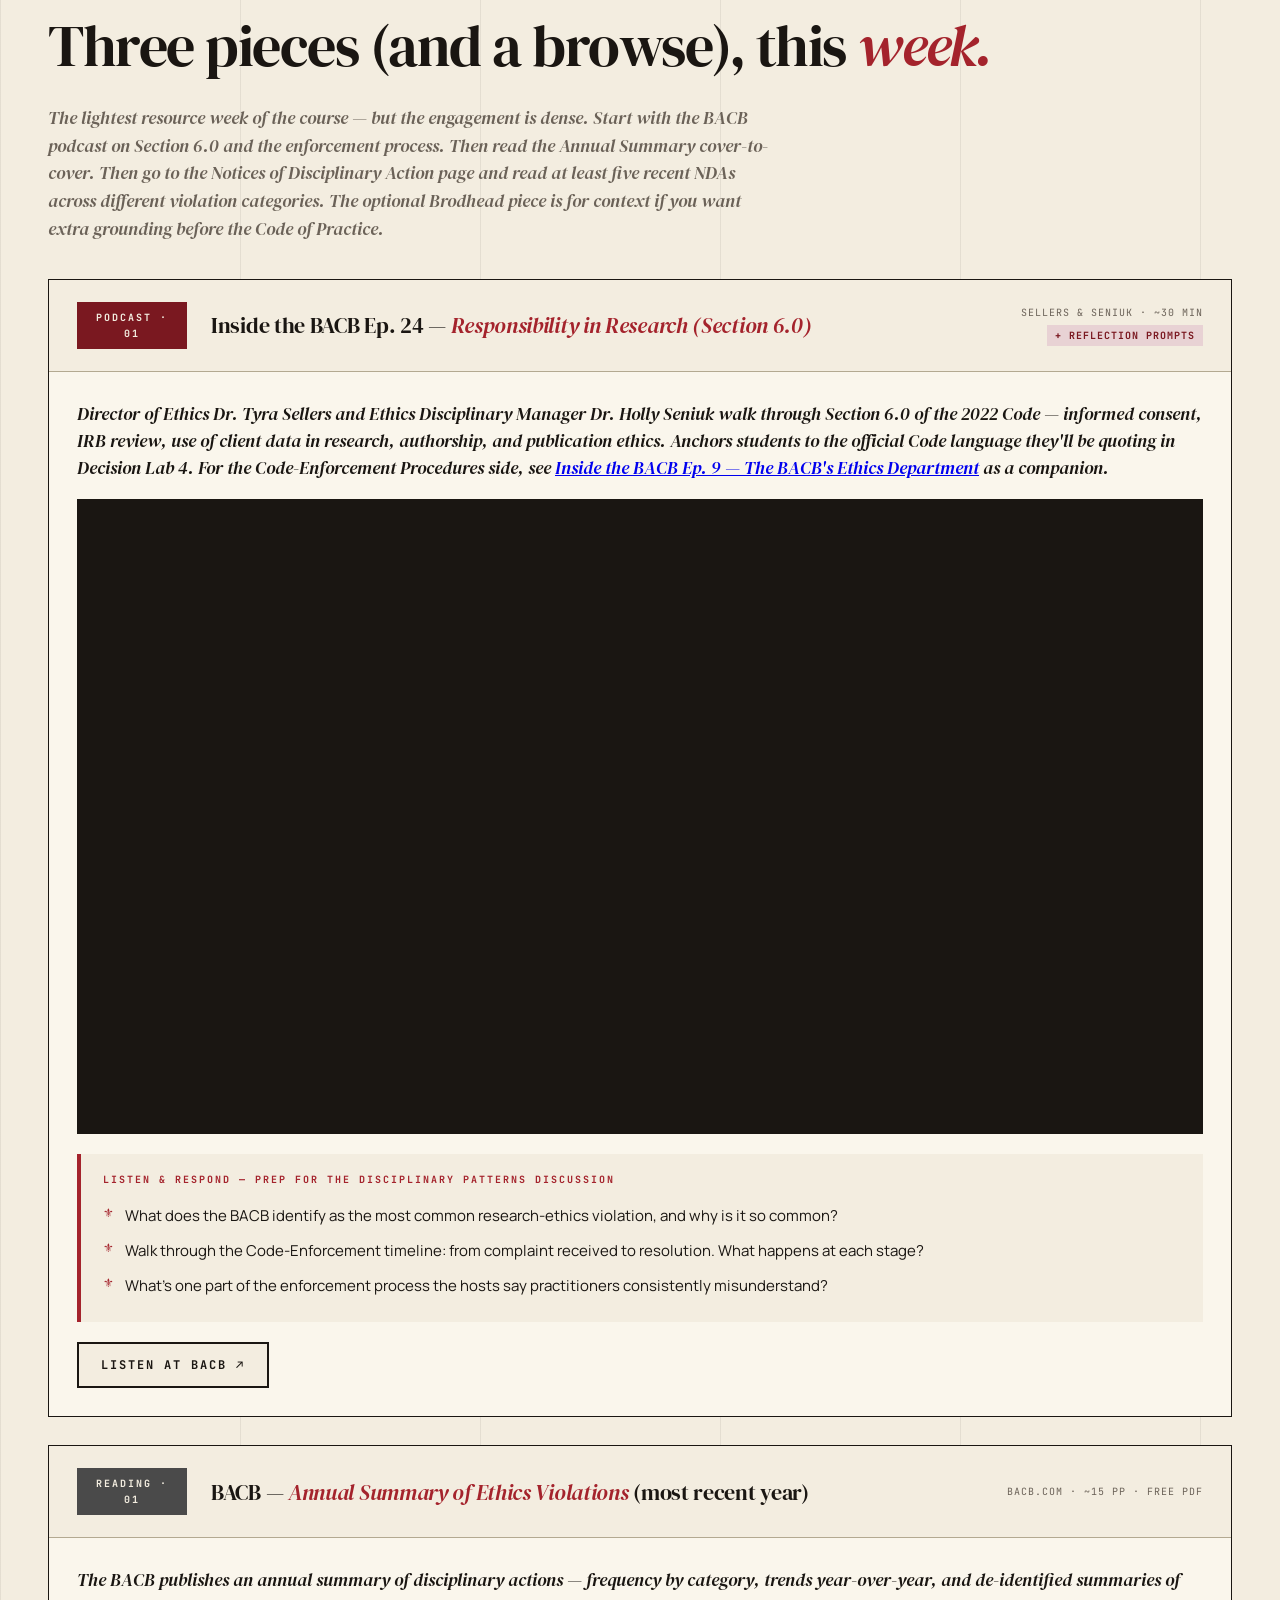
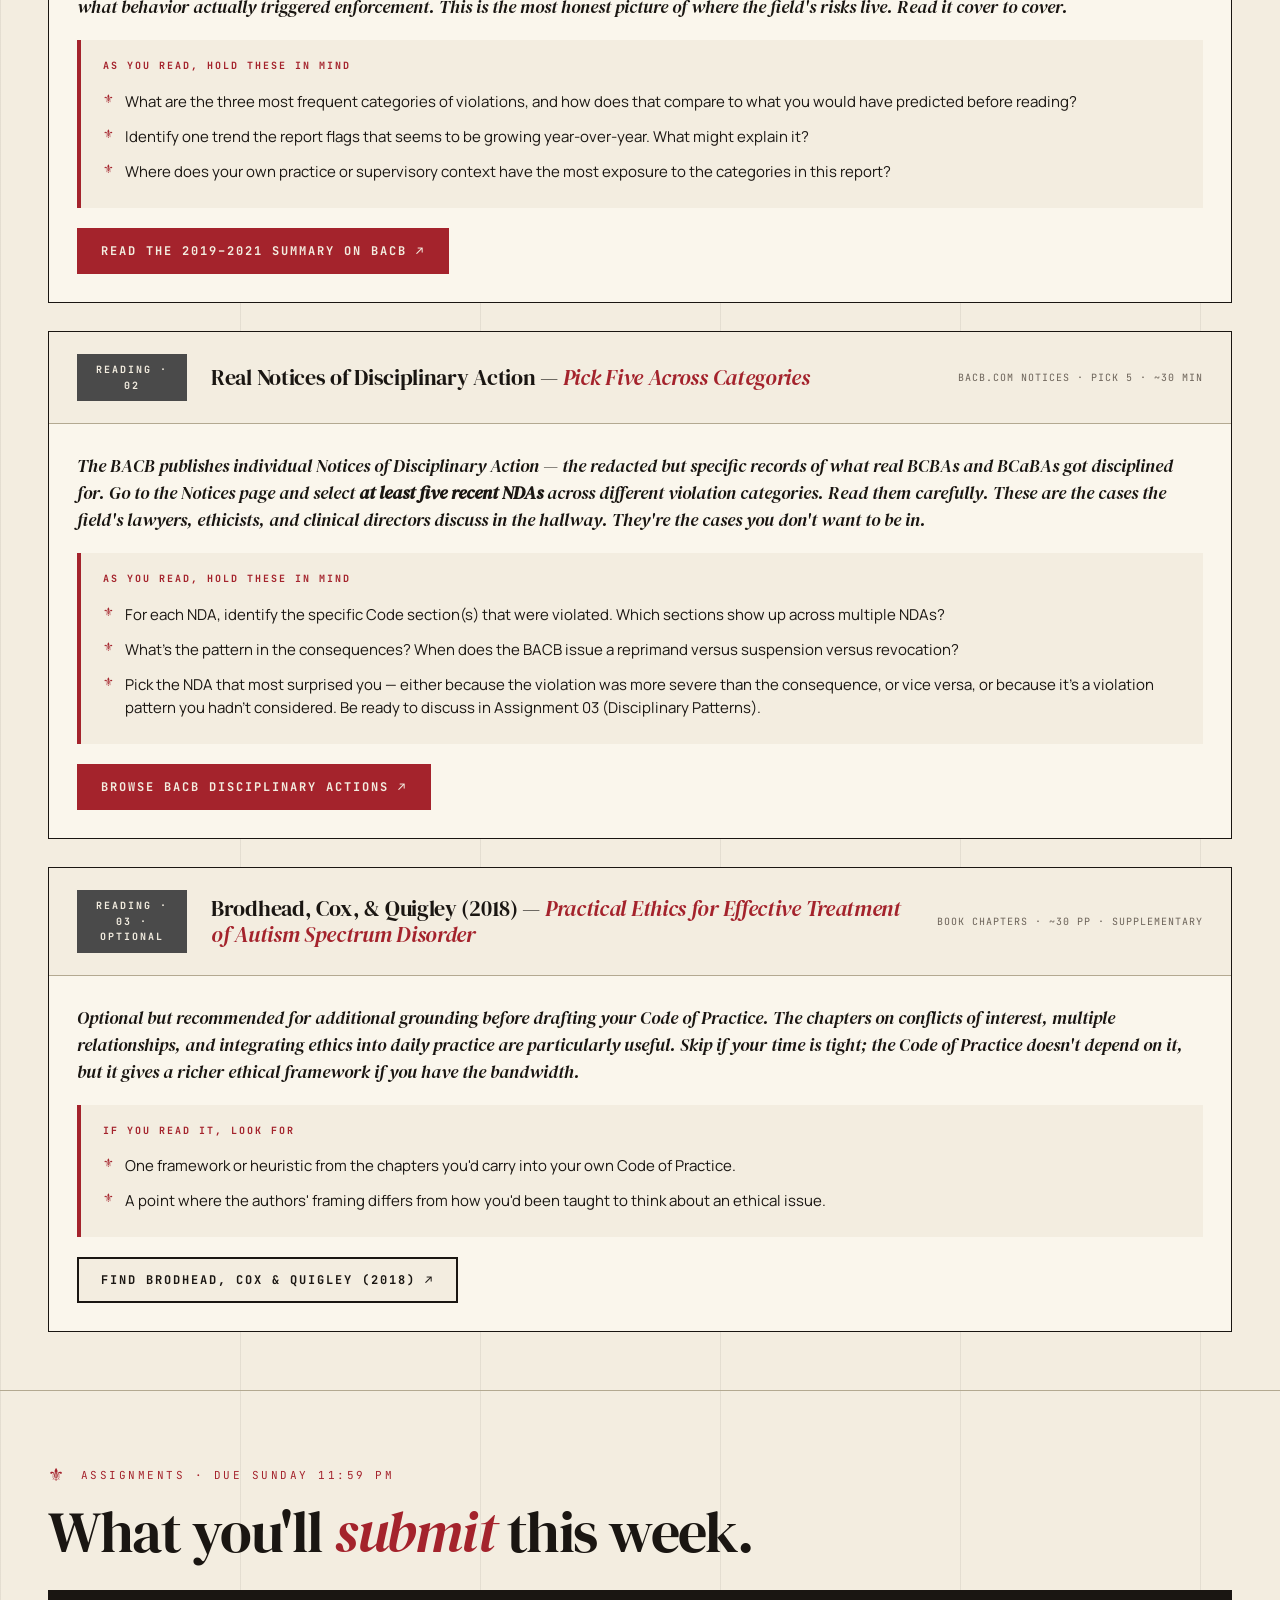
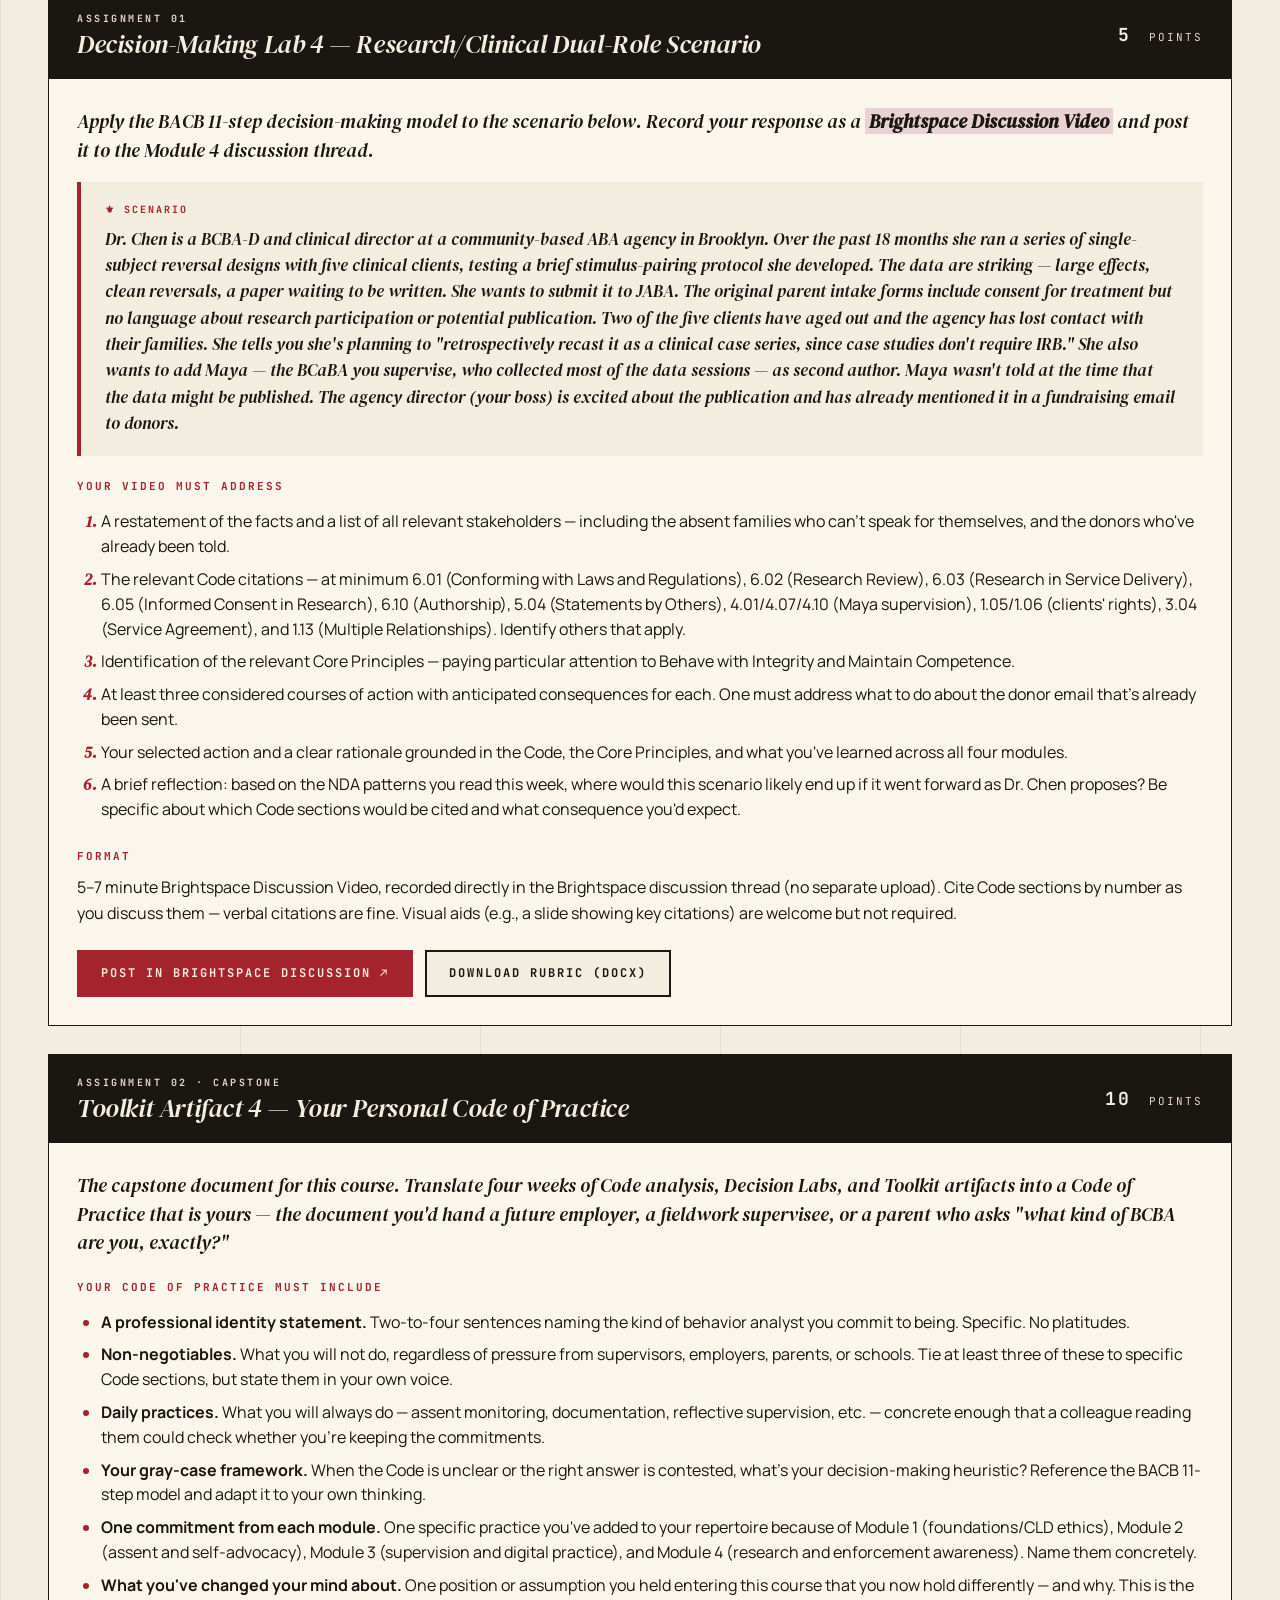
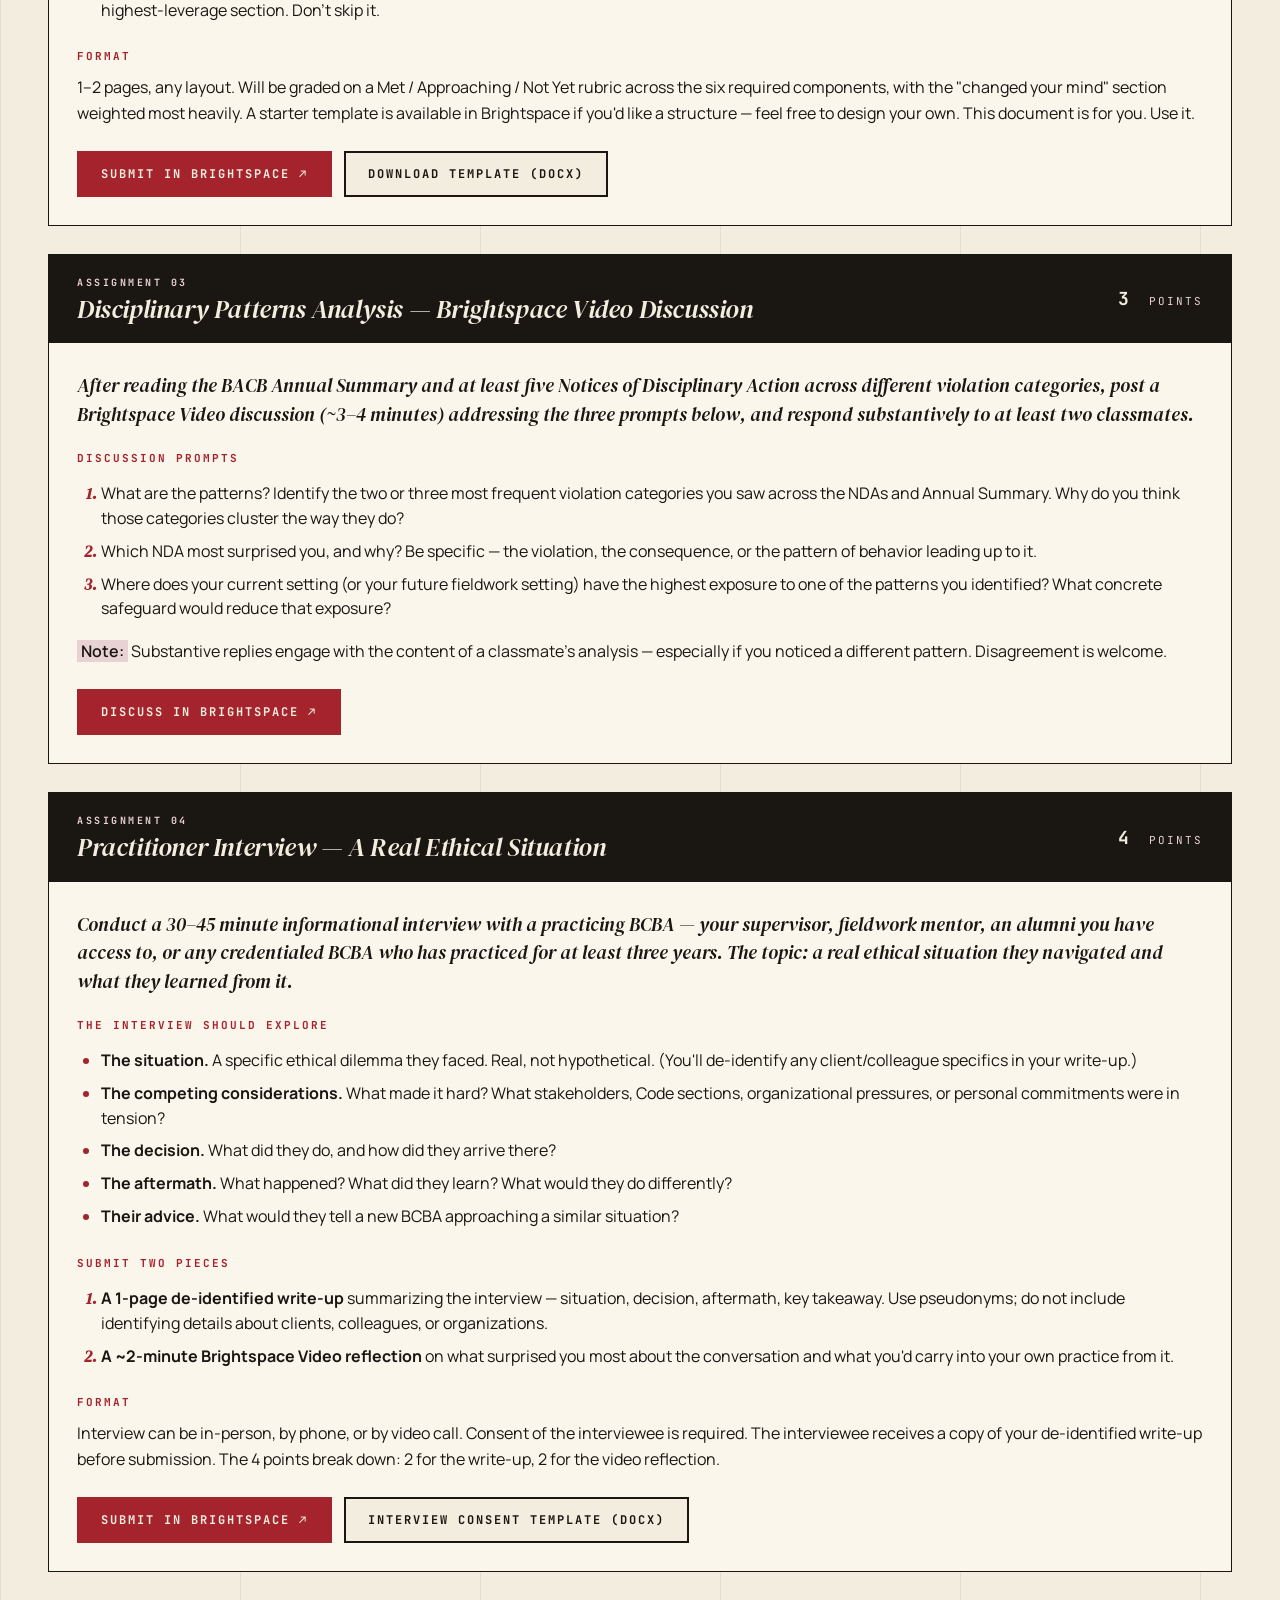
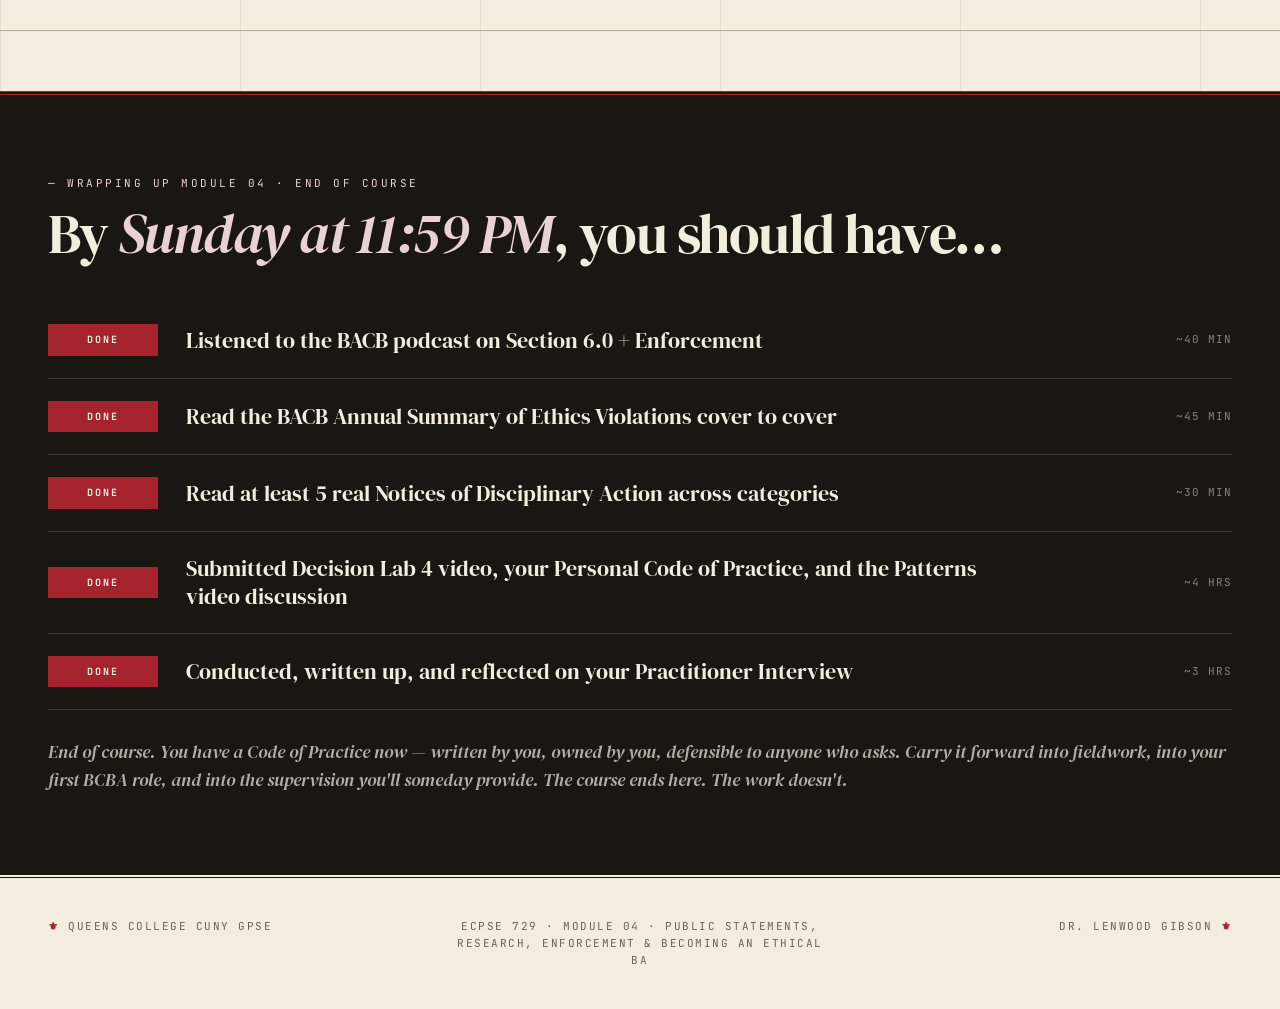
<file: module-04.html>
<!DOCTYPE html>
<html lang="en">
<head>
<meta charset="UTF-8">
<meta name="viewport" content="width=device-width, initial-scale=1.0">
<title>Module 04 · Public Statements, Research, Enforcement & Becoming an Ethical BA — ECPSE 729</title>
<meta name="description" content="ECPSE 729 Module 04 — Public Statements, Research, Enforcement & Becoming an Ethical BA. Week 4 of ECPSE 729 at Queens College.">
<meta name="author" content="Dr. Lenwood Gibson, Queens College CUNY GPSE">
<meta name="theme-color" content="#a4232c">
<meta property="og:type" content="article">
<meta property="og:title" content="Module 04 · Public Statements, Research, Enforcement & Becoming an Ethical BA — ECPSE 729">
<meta property="og:description" content="ECPSE 729 Module 04 — Public Statements, Research, Enforcement & Becoming an Ethical BA. Week 4 of ECPSE 729 at Queens College.">
<meta property="og:site_name" content="Queens College CUNY GPSE">
<meta name="twitter:card" content="summary">
<meta name="twitter:title" content="Module 04 · Public Statements, Research, Enforcement & Becoming an Ethical BA — ECPSE 729">
<meta name="twitter:description" content="ECPSE 729 Module 04 — Public Statements, Research, Enforcement & Becoming an Ethical BA. Week 4 of ECPSE 729 at Queens College.">
<link rel="icon" type="image/svg+xml" href="favicon.svg">
<link rel="apple-touch-icon" href="favicon.svg">
<link rel="preconnect" href="https://fonts.googleapis.com">
<link rel="preconnect" href="https://fonts.gstatic.com" crossorigin>
<link href="https://fonts.googleapis.com/css2?family=Italiana&family=DM+Serif+Display:ital@0;1&family=Manrope:wght@300;400;500;600;700&family=JetBrains+Mono:wght@400;500;700&display=swap" rel="stylesheet">
<link rel="stylesheet" href="styles.css?v=1780290547">
</head>
<body>

<a class="skip-link" href="#main">Skip to main content</a>

<header class="site">
  <div class="left">QC / CUNY / GPSE</div>
  <div class="center"><a href="index.html">ECPSE <b>729</b></a></div>
  <div class="right"><span aria-hidden="true">⚜</span> Module IV · Week 4</div>
</header>

<nav class="bar" aria-label="Course navigation">
  <a href="index.html">[ Home ]</a>
  <a href="modules.html">Modules</a>
  <a href="module-01.html">Module 01</a>
  <a href="module-02.html">Module 02</a>
  <a href="module-03.html">Module 03</a>
  <a href="module-04.html" class="current" aria-current="page">Module 04</a>
  <a href="handouts/ECPSE-729-Syllabus-Summer-2026.pdf" target="_blank" rel="noopener">Syllabus</a>
  <span class="nav-locked" aria-disabled="true" aria-label="Resources — link coming soon">Resources</span>
  <a href="https://brightspace.cuny.edu/d2l/home/1270447" target="_blank" rel="noopener" class="bs">Brightspace ↗</a>
</nav>

<main id="main">

<!-- Module Hero -->
<section class="hero">
  <div class="hero-grid">
    <div>
      <div class="meta-bar">
        <span><span class="glyph" aria-hidden="true">⚜</span> &nbsp;Module 04 · Week 04 · Sections 5.0 + 6.0 + Enforcement</span>
        <span>Theme: The Capstone</span>
      </div>
      <h1>Public Statements, <span class="ital">Research</span><br><span class="amp">&amp;</span> Enforcement <span class="amp">·</span><br>Becoming an <span class="ornament">Ethical BA</span><span class="period-signal">.</span></h1>
      <p class="lede">Section 5.0 — public statements, social media, testimonials. Section 6.0 — research ethics, informed consent, authorship. The Code-Enforcement Procedures. <b>Real Notices of Disciplinary Action.</b> The BACB Annual Summary of Ethics Violations. And the question this entire course has been pointing toward — <em>what kind of behavior analyst do you commit to being?</em></p>
    </div>
    <div class="side-widget">
      <div class="label">— Due This Week</div>
      <h3>5 things, by Sunday at 11:59 PM</h3>
      <p>The capstone week. Lighter content load (the big Scenarios video already shipped in Module 03), but the Code of Practice deserves your most honest attention. Plan ~6–8 hours.</p>
      <ul>
        <li><span>Lecture Module</span><span>Sun</span></li>
        <li><span>Decision Lab 4</span><span>Sun</span></li>
        <li><span>Code of Practice</span><span>Sun</span></li>
        <li><span>Patterns Disc.</span><span>Sun</span></li>
        <li><span>BCBA Interview</span><span>Sun</span></li>
      </ul>
      <a href="https://brightspace.cuny.edu/d2l/home/1270447" target="_blank" rel="noopener" class="submit-bs">Open in Brightspace ↗</a>
      <a href="handouts/ECPSE-729-Syllabus-Summer-2026.pdf" target="_blank" rel="noopener" class="syllabus-link">Course Syllabus (PDF) ↗</a>
    </div>
  </div>
</section>

<!-- Learning Objectives -->
<section class="module-section">
  <div class="section-label">Learning Objectives · What you'll be able to do</div>
  <h2>By the end of <span class="ital">this week</span> you will&hellip;</h2>
  <div class="objectives-grid">
    <div class="objective">
      <div class="num">01</div>
      <h3>Apply Section 6.0 to research and quasi-research situations.</h3>
      <p>Reason about IRB, informed consent for research versus treatment, authorship, and conflicts of interest. Identify when clinical work has slid into research territory without the consent infrastructure to support it.</p>
    </div>
    <div class="objective">
      <div class="num">02</div>
      <h3>Navigate the BACB Code-Enforcement Procedures.</h3>
      <p>Know what gets reported, what happens after a complaint is filed, and what the actual range of consequences looks like. Distinguish what the BACB does from what practitioners assume the BACB does.</p>
    </div>
    <div class="objective">
      <div class="num">03</div>
      <h3>Identify patterns in real Notices of Disciplinary Action.</h3>
      <p>Read NDAs across categories. Identify the violations that come up most frequently, the ones that rarely show up but should, and what the pattern says about where the field's actual ethical risks live.</p>
    </div>
    <div class="objective">
      <div class="num">04</div>
      <h3>Synthesize a personal ethical practice.</h3>
      <p>Translate four weeks of Code analysis into a Code of Practice that's <em>yours</em> — what you commit to, what you refuse, and how you'll handle the gray cases the Code will never fully resolve.</p>
    </div>
  </div>
</section>

<!-- Lecture Module — this week's anchor (dark stage) -->
<section class="lecture-stage" aria-labelledby="lecture-m04-heading">
  <div class="lecture-stage-inner">
    <div class="section-label">Lecture Module · This week's anchor · 2.5 points</div>
    <h2 id="lecture-m04-heading">Module 04 — <span class="ital">Sections 5.0 + 6.0 + Enforcement</span> Walk-Through.</h2>
    <p class="section-intro">Watch this first. An instructor-built walk-through of Section 5.0 (Public Statements — 11 codes), Section 6.0 (Research — 11 codes), and the BACB Code-Enforcement Procedures — 22 codes plus the disciplinary infrastructure of the field. <b>8 embedded knowledge checks.</b> Plan ~25 minutes including the KCs.</p>
    <p class="section-intro"><b>Runtime:</b> 16:42 · <b>Anchors:</b> Codes 5.10 (Social Media Channels), 6.04 (Informed Consent in Research), 6.11 (Accuracy and Use of Data) · <b>Closing segment</b> walks the five-step Code-Enforcement process: notice, intake, investigation, decision, appeal.</p>
    <div class="lecture-video">
      <iframe src="https://www.youtube.com/embed/KO3vIgDozTo" title="ECPSE 729 Module 04 — Public Statements, Research & Enforcement" loading="lazy" referrerpolicy="strict-origin-when-cross-origin" allow="accelerometer; autoplay; clipboard-write; encrypted-media; gyroscope; picture-in-picture" allowfullscreen></iframe>
      <p>Watching via YouTube. Knowledge checks delivered via Edpuzzle — click the button below to complete the 8 KCs for credit.</p>
      <div class="actions">
        <a href="https://edpuzzle.com/assignments/6a15df76c7363f26865b9410/watch" target="_blank" rel="noopener" class="btn btn-primary">Open Lecture Module 4 in Edpuzzle ↗</a>
      </div>
    </div>
  </div>
</section>

<!-- Required Resources -->
<section class="module-section">
  <div class="section-label">Required Resources · Engage in this order</div>
  <h2>Three pieces (and a browse), this <span class="ital">week.</span></h2>
  <p class="section-intro">The lightest resource week of the course — but the engagement is dense. Start with the BACB podcast on Section 6.0 and the enforcement process. Then read the Annual Summary cover-to-cover. Then go to the Notices of Disciplinary Action page and read at least five recent NDAs across different violation categories. The optional Brodhead piece is for context if you want extra grounding before the Code of Practice.</p>

  <!-- Podcast 1: BACB on Section 6.0 / Enforcement -->
  <div class="resource-card">
    <div class="rc-header">
      <div class="rc-pill podcast">Podcast · 01</div>
      <div class="rc-title">Inside the BACB Ep. 24 &mdash; <span class="ital">Responsibility in Research (Section 6.0)</span></div>
      <div class="rc-meta">Sellers &amp; Seniuk · ~30 min<br><span class="edpuzzle">+ Reflection prompts</span></div>
    </div>
    <div class="rc-body">
      <p class="rc-desc">Director of Ethics Dr. Tyra Sellers and Ethics Disciplinary Manager Dr. Holly Seniuk walk through Section 6.0 of the 2022 Code — informed consent, IRB review, use of client data in research, authorship, and publication ethics. Anchors students to the official Code language they'll be quoting in Decision Lab 4. For the Code-Enforcement Procedures side, see <a href="https://www.youtube.com/watch?v=pP7FuoEKSFo" target="_blank" rel="noopener">Inside the BACB Ep. 9 — The BACB's Ethics Department</a> as a companion.</p>
      <div class="video-wrap">
        <iframe src="https://www.youtube.com/embed/8Z75NDwnqNU" title="Inside the BACB Ep. 24 — Responsibility in Research" loading="lazy" referrerpolicy="strict-origin-when-cross-origin" allow="accelerometer; autoplay; clipboard-write; encrypted-media; gyroscope; picture-in-picture" allowfullscreen></iframe>
      </div>
      <div class="rc-prompts">
        <div class="pl">Listen &amp; respond &mdash; prep for the Disciplinary Patterns discussion</div>
        <ul>
          <li>What does the BACB identify as the most common research-ethics violation, and why is it so common?</li>
          <li>Walk through the Code-Enforcement timeline: from complaint received to resolution. What happens at each stage?</li>
          <li>What's one part of the enforcement process the hosts say practitioners consistently misunderstand?</li>
        </ul>
      </div>
      <div class="rc-actions">
        <a href="https://www.bacb.com/bacb-podcasts/" target="_blank" rel="noopener" class="btn btn-secondary">Listen at BACB ↗</a>
      </div>
    </div>
  </div>

  <!-- Reading 1: BACB Annual Summary of Ethics Violations -->
  <div class="resource-card">
    <div class="rc-header">
      <div class="rc-pill read">Reading · 01</div>
      <div class="rc-title">BACB &mdash; <span class="ital">Annual Summary of Ethics Violations</span> (most recent year)</div>
      <div class="rc-meta">bacb.com · ~15 pp · free PDF</div>
    </div>
    <div class="rc-body">
      <p class="rc-desc">The BACB publishes an annual summary of disciplinary actions — frequency by category, trends year-over-year, and de-identified summaries of what behavior actually triggered enforcement. This is the most honest picture of where the field's risks live. Read it cover to cover.</p>
      <div class="rc-prompts">
        <div class="pl">As you read, hold these in mind</div>
        <ul>
          <li>What are the three most frequent categories of violations, and how does that compare to what you would have predicted before reading?</li>
          <li>Identify one trend the report flags that seems to be growing year-over-year. What might explain it?</li>
          <li>Where does your own practice or supervisory context have the most exposure to the categories in this report?</li>
        </ul>
      </div>
      <div class="rc-actions">
        <a href="https://www.bacb.com/wp-content/ethics-violations-and-code-enforcement-activities" target="_blank" rel="noopener" class="btn btn-primary">Read the 2019–2021 Summary on BACB ↗</a>
      </div>
    </div>
  </div>

  <!-- Reading 2: NDAs Browse -->
  <div class="resource-card">
    <div class="rc-header">
      <div class="rc-pill read">Reading · 02</div>
      <div class="rc-title">Real Notices of Disciplinary Action &mdash; <span class="ital">Pick Five Across Categories</span></div>
      <div class="rc-meta">bacb.com Notices · pick 5 · ~30 min</div>
    </div>
    <div class="rc-body">
      <p class="rc-desc">The BACB publishes individual Notices of Disciplinary Action — the redacted but specific records of what real BCBAs and BCaBAs got disciplined for. Go to the Notices page and select <strong>at least five recent NDAs</strong> across different violation categories. Read them carefully. These are the cases the field's lawyers, ethicists, and clinical directors discuss in the hallway. They're the cases you don't want to be in.</p>
      <div class="rc-prompts">
        <div class="pl">As you read, hold these in mind</div>
        <ul>
          <li>For each NDA, identify the specific Code section(s) that were violated. Which sections show up across multiple NDAs?</li>
          <li>What's the pattern in the consequences? When does the BACB issue a reprimand versus suspension versus revocation?</li>
          <li>Pick the NDA that most surprised you — either because the violation was more severe than the consequence, or vice versa, or because it's a violation pattern you hadn't considered. Be ready to discuss in Assignment 03 (Disciplinary Patterns).</li>
        </ul>
      </div>
      <div class="rc-actions">
        <a href="https://www.bacb.com/services/o.php?page=100180" target="_blank" rel="noopener" class="btn btn-primary">Browse BACB Disciplinary Actions ↗</a>
      </div>
    </div>
  </div>

  <!-- Reading 3: Brodhead, Cox, & Quigley (2018) — Optional -->
  <div class="resource-card">
    <div class="rc-header">
      <div class="rc-pill read">Reading · 03 · Optional</div>
      <div class="rc-title">Brodhead, Cox, &amp; Quigley (2018) &mdash; <span class="ital">Practical Ethics for Effective Treatment of Autism Spectrum Disorder</span></div>
      <div class="rc-meta">Book chapters · ~30 pp · supplementary</div>
    </div>
    <div class="rc-body">
      <p class="rc-desc">Optional but recommended for additional grounding before drafting your Code of Practice. The chapters on conflicts of interest, multiple relationships, and integrating ethics into daily practice are particularly useful. Skip if your time is tight; the Code of Practice doesn't depend on it, but it gives a richer ethical framework if you have the bandwidth.</p>
      <div class="rc-prompts">
        <div class="pl">If you read it, look for</div>
        <ul>
          <li>One framework or heuristic from the chapters you'd carry into your own Code of Practice.</li>
          <li>A point where the authors' framing differs from how you'd been taught to think about an ethical issue.</li>
        </ul>
      </div>
      <div class="rc-actions">
        <a href="https://www.amazon.com/Practical-Effective-Specialties-Behavioral-Challenges/dp/0128238607" target="_blank" rel="noopener" class="btn btn-secondary">Find Brodhead, Cox &amp; Quigley (2018) ↗</a>
      </div>
    </div>
  </div>
</section>

<!-- Assignments -->
<section class="module-section">
  <div class="section-label">Assignments · Due Sunday 11:59 PM</div>
  <h2>What you'll <span class="ital">submit</span> this week.</h2>

  <!-- Decision-Making Lab 4 -->
  <div class="assignment">
    <div class="ah">
      <div class="label-row">
        <div class="label">Assignment 01</div>
        <h3>Decision-Making Lab 4 — Research/Clinical Dual-Role Scenario</h3>
      </div>
      <div class="points"><b>5</b> &nbsp;points</div>
    </div>
    <div class="ab">
      <p class="lead">Apply the BACB 11-step decision-making model to the scenario below. Record your response as a <b>Brightspace Discussion Video</b> and post it to the Module 4 discussion thread.</p>

      <div class="scenario">
        <div class="sl"><span aria-hidden="true">⚜</span> Scenario</div>
        <p>Dr. Chen is a BCBA-D and clinical director at a community-based ABA agency in Brooklyn. Over the past 18 months she ran a series of single-subject reversal designs with five clinical clients, testing a brief stimulus-pairing protocol she developed. The data are striking — large effects, clean reversals, a paper waiting to be written. She wants to submit it to <em>JABA</em>. The original parent intake forms include consent for treatment but no language about research participation or potential publication. Two of the five clients have aged out and the agency has lost contact with their families. She tells you she's planning to "retrospectively recast it as a clinical case series, since case studies don't require IRB." She also wants to add Maya — the BCaBA you supervise, who collected most of the data sessions — as second author. Maya wasn't told at the time that the data might be published. The agency director (your boss) is excited about the publication and has already mentioned it in a fundraising email to donors.</p>
      </div>

      <h4>Your video must address</h4>
      <ol>
        <li>A restatement of the facts and a list of all relevant stakeholders — including the absent families who can't speak for themselves, and the donors who've already been told.</li>
        <li>The relevant Code citations — at minimum 6.01 (Conforming with Laws and Regulations), 6.02 (Research Review), 6.03 (Research in Service Delivery), 6.05 (Informed Consent in Research), 6.10 (Authorship), 5.04 (Statements by Others), 4.01/4.07/4.10 (Maya supervision), 1.05/1.06 (clients' rights), 3.04 (Service Agreement), and 1.13 (Multiple Relationships). Identify others that apply.</li>
        <li>Identification of the relevant Core Principles — paying particular attention to Behave with Integrity and Maintain Competence.</li>
        <li>At least three considered courses of action with anticipated consequences for each. One must address what to do about the donor email that's already been sent.</li>
        <li>Your selected action and a clear rationale grounded in the Code, the Core Principles, and what you've learned across all four modules.</li>
        <li>A brief reflection: based on the NDA patterns you read this week, where would this scenario likely end up if it went forward as Dr. Chen proposes? Be specific about which Code sections would be cited and what consequence you'd expect.</li>
      </ol>

      <h4>Format</h4>
      <p>5–7 minute Brightspace Discussion Video, recorded directly in the Brightspace discussion thread (no separate upload). Cite Code sections by number as you discuss them — verbal citations are fine. Visual aids (e.g., a slide showing key citations) are welcome but not required.</p>

      <div class="actions">
        <a href="https://brightspace.cuny.edu/d2l/le/1270447/discussions/topics/1781060/View" target="_blank" rel="noopener" class="btn btn-primary">Post in Brightspace Discussion ↗</a>
        <a href="handouts/Decision-Lab-4-Rubric.docx" class="btn btn-secondary" download>Download rubric (DOCX)</a>
      </div>
    </div>
  </div>

  <!-- Toolkit Artifact 4 — Personal Code of Practice (CAPSTONE) -->
  <div class="assignment">
    <div class="ah">
      <div class="label-row">
        <div class="label">Assignment 02 · Capstone</div>
        <h3>Toolkit Artifact 4 — Your Personal Code of Practice</h3>
      </div>
      <div class="points"><b>10</b> &nbsp;points</div>
    </div>
    <div class="ab">
      <p class="lead">The capstone document for this course. Translate four weeks of Code analysis, Decision Labs, and Toolkit artifacts into a Code of Practice that is <em>yours</em> — the document you'd hand a future employer, a fieldwork supervisee, or a parent who asks "what kind of BCBA are you, exactly?"</p>

      <h4>Your Code of Practice must include</h4>
      <ul>
        <li><b>A professional identity statement.</b> Two-to-four sentences naming the kind of behavior analyst you commit to being. Specific. No platitudes.</li>
        <li><b>Non-negotiables.</b> What you will not do, regardless of pressure from supervisors, employers, parents, or schools. Tie at least three of these to specific Code sections, but state them in your own voice.</li>
        <li><b>Daily practices.</b> What you will always do — assent monitoring, documentation, reflective supervision, etc. — concrete enough that a colleague reading them could check whether you're keeping the commitments.</li>
        <li><b>Your gray-case framework.</b> When the Code is unclear or the right answer is contested, what's your decision-making heuristic? Reference the BACB 11-step model and adapt it to your own thinking.</li>
        <li><b>One commitment from each module.</b> One specific practice you've added to your repertoire because of Module 1 (foundations/CLD ethics), Module 2 (assent and self-advocacy), Module 3 (supervision and digital practice), and Module 4 (research and enforcement awareness). Name them concretely.</li>
        <li><b>What you've changed your mind about.</b> One position or assumption you held entering this course that you now hold differently — and why. This is the highest-leverage section. Don't skip it.</li>
      </ul>

      <h4>Format</h4>
      <p>1–2 pages, any layout. Will be graded on a Met / Approaching / Not Yet rubric across the six required components, with the "changed your mind" section weighted most heavily. A starter template is available in Brightspace if you'd like a structure — feel free to design your own. This document is for you. Use it.</p>

      <div class="actions">
        <a href="https://brightspace.cuny.edu/d2l/lms/dropbox/user/folder_submit_files.d2l?db=2622597&ou=1270447" target="_blank" rel="noopener" class="btn btn-primary">Submit in Brightspace ↗</a>
        <a href="handouts/Toolkit-4-Personal-Code-of-Practice.docx" class="btn btn-secondary" download>Download template (DOCX)</a>
      </div>
    </div>
  </div>

  <!-- Disciplinary Patterns Analysis Discussion -->
  <div class="assignment">
    <div class="ah">
      <div class="label-row">
        <div class="label">Assignment 03</div>
        <h3>Disciplinary Patterns Analysis — Brightspace Video Discussion</h3>
      </div>
      <div class="points"><b>3</b> &nbsp;points</div>
    </div>
    <div class="ab">
      <p class="lead">After reading the BACB Annual Summary and at least five Notices of Disciplinary Action across different violation categories, post a Brightspace Video discussion (~3–4 minutes) addressing the three prompts below, and respond substantively to at least two classmates.</p>

      <h4>Discussion prompts</h4>
      <ol>
        <li>What are the patterns? Identify the two or three most frequent violation categories you saw across the NDAs and Annual Summary. Why do you think those categories cluster the way they do?</li>
        <li>Which NDA most surprised you, and why? Be specific — the violation, the consequence, or the pattern of behavior leading up to it.</li>
        <li>Where does your current setting (or your future fieldwork setting) have the highest exposure to one of the patterns you identified? What concrete safeguard would reduce that exposure?</li>
      </ol>

      <p><b>Note:</b> Substantive replies engage with the content of a classmate's analysis — especially if you noticed a different pattern. Disagreement is welcome.</p>

      <div class="actions">
        <a href="https://brightspace.cuny.edu/d2l/le/1270447/discussions/topics/1781086/View" target="_blank" rel="noopener" class="btn btn-primary">Discuss in Brightspace ↗</a>
      </div>
    </div>
  </div>

  <!-- Practitioner Interview -->
  <div class="assignment">
    <div class="ah">
      <div class="label-row">
        <div class="label">Assignment 04</div>
        <h3>Practitioner Interview — A Real Ethical Situation</h3>
      </div>
      <div class="points"><b>4</b> &nbsp;points</div>
    </div>
    <div class="ab">
      <p class="lead">Conduct a 30–45 minute informational interview with a practicing BCBA — your supervisor, fieldwork mentor, an alumni you have access to, or any credentialed BCBA who has practiced for at least three years. The topic: a real ethical situation they navigated and what they learned from it.</p>

      <h4>The interview should explore</h4>
      <ul>
        <li><b>The situation.</b> A specific ethical dilemma they faced. Real, not hypothetical. (You'll de-identify any client/colleague specifics in your write-up.)</li>
        <li><b>The competing considerations.</b> What made it hard? What stakeholders, Code sections, organizational pressures, or personal commitments were in tension?</li>
        <li><b>The decision.</b> What did they do, and how did they arrive there?</li>
        <li><b>The aftermath.</b> What happened? What did they learn? What would they do differently?</li>
        <li><b>Their advice.</b> What would they tell a new BCBA approaching a similar situation?</li>
      </ul>

      <h4>Submit two pieces</h4>
      <ol>
        <li><b>A 1-page de-identified write-up</b> summarizing the interview — situation, decision, aftermath, key takeaway. Use pseudonyms; do not include identifying details about clients, colleagues, or organizations.</li>
        <li><b>A ~2-minute Brightspace Video reflection</b> on what surprised you most about the conversation and what you'd carry into your own practice from it.</li>
      </ol>

      <h4>Format</h4>
      <p>Interview can be in-person, by phone, or by video call. Consent of the interviewee is required. The interviewee receives a copy of your de-identified write-up before submission. The 4 points break down: 2 for the write-up, 2 for the video reflection.</p>

      <div class="actions">
        <a href="https://brightspace.cuny.edu/d2l/lms/dropbox/user/folder_submit_files.d2l?db=2622609&ou=1270447" target="_blank" rel="noopener" class="btn btn-primary">Submit in Brightspace ↗</a>
        <a href="handouts/Practitioner-Interview-Consent-Template.docx" class="btn btn-secondary" download>Interview consent template (DOCX)</a>
      </div>
    </div>
  </div>
</section>

<!-- Module Closer / Course Closer -->
<section class="preview-dark">
  <div class="preview-dark-inner">
    <div class="label">— Wrapping Up Module 04 · End of Course</div>
    <h3>By <span class="ital">Sunday at 11:59 PM</span>, you should have&hellip;</h3>
    <div class="res-row">
      <span class="pill done">Done</span>
      <div class="title">Listened to the BACB podcast on Section 6.0 + Enforcement</div>
      <div class="meta">~40 MIN</div>
    </div>
    <div class="res-row">
      <span class="pill done">Done</span>
      <div class="title">Read the BACB Annual Summary of Ethics Violations cover to cover</div>
      <div class="meta">~45 MIN</div>
    </div>
    <div class="res-row">
      <span class="pill done">Done</span>
      <div class="title">Read at least 5 real Notices of Disciplinary Action across categories</div>
      <div class="meta">~30 MIN</div>
    </div>
    <div class="res-row">
      <span class="pill done">Done</span>
      <div class="title">Submitted Decision Lab 4 video, your Personal Code of Practice, and the Patterns video discussion</div>
      <div class="meta">~4 HRS</div>
    </div>
    <div class="res-row">
      <span class="pill done">Done</span>
      <div class="title">Conducted, written up, and reflected on your Practitioner Interview</div>
      <div class="meta">~3 HRS</div>
    </div>
    <p class="preview-dark-note">End of course. <em>You have a Code of Practice now</em> — written by you, owned by you, defensible to anyone who asks. Carry it forward into fieldwork, into your first BCBA role, and into the supervision you'll someday provide. The course ends here. The work doesn't.</p>
  </div>
</section>

</main>

<footer>
  <div class="left"><span class="stamp" aria-hidden="true">⚜</span> Queens College CUNY GPSE</div>
  <div class="center">ECPSE 729 · Module 04 · Public Statements, Research, Enforcement & Becoming an Ethical BA</div>
  <div class="right">Dr. Lenwood Gibson <span class="stamp" aria-hidden="true">⚜</span></div>
</footer>

</body>
</html>
</file>
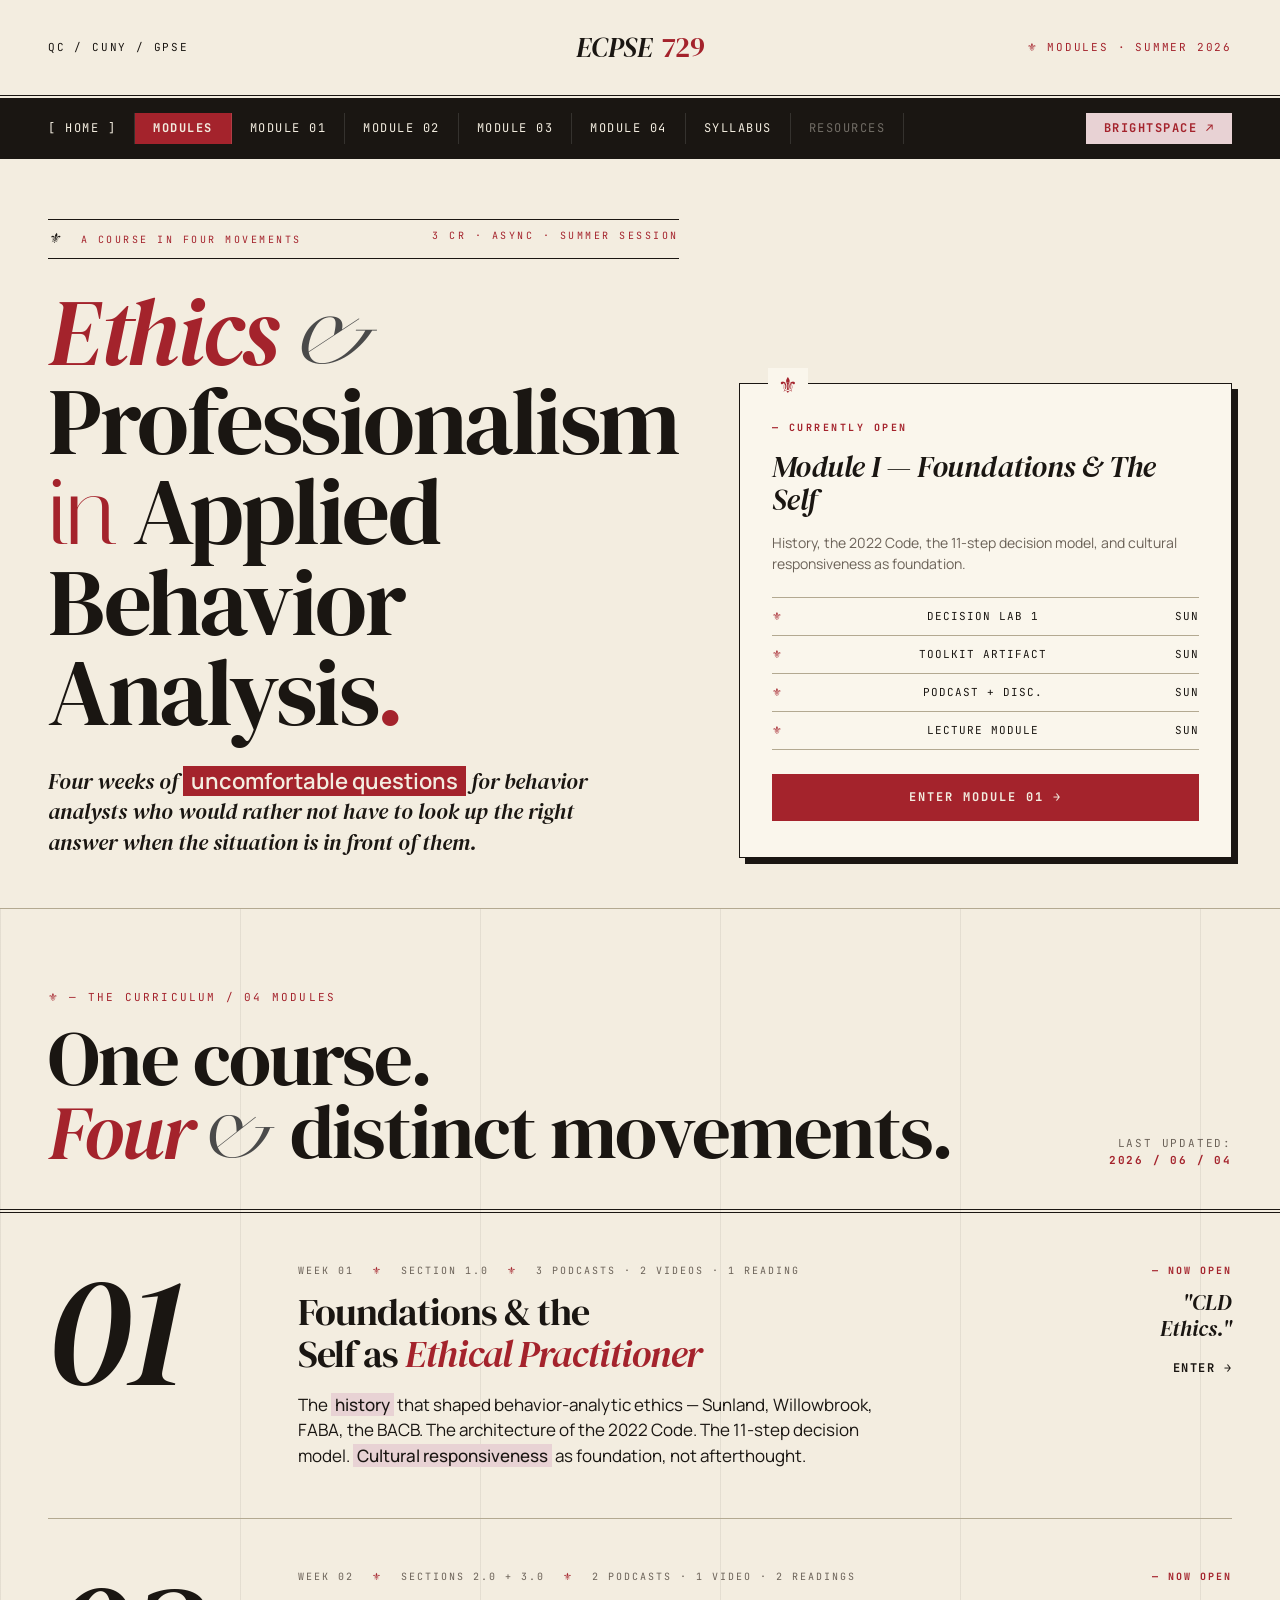
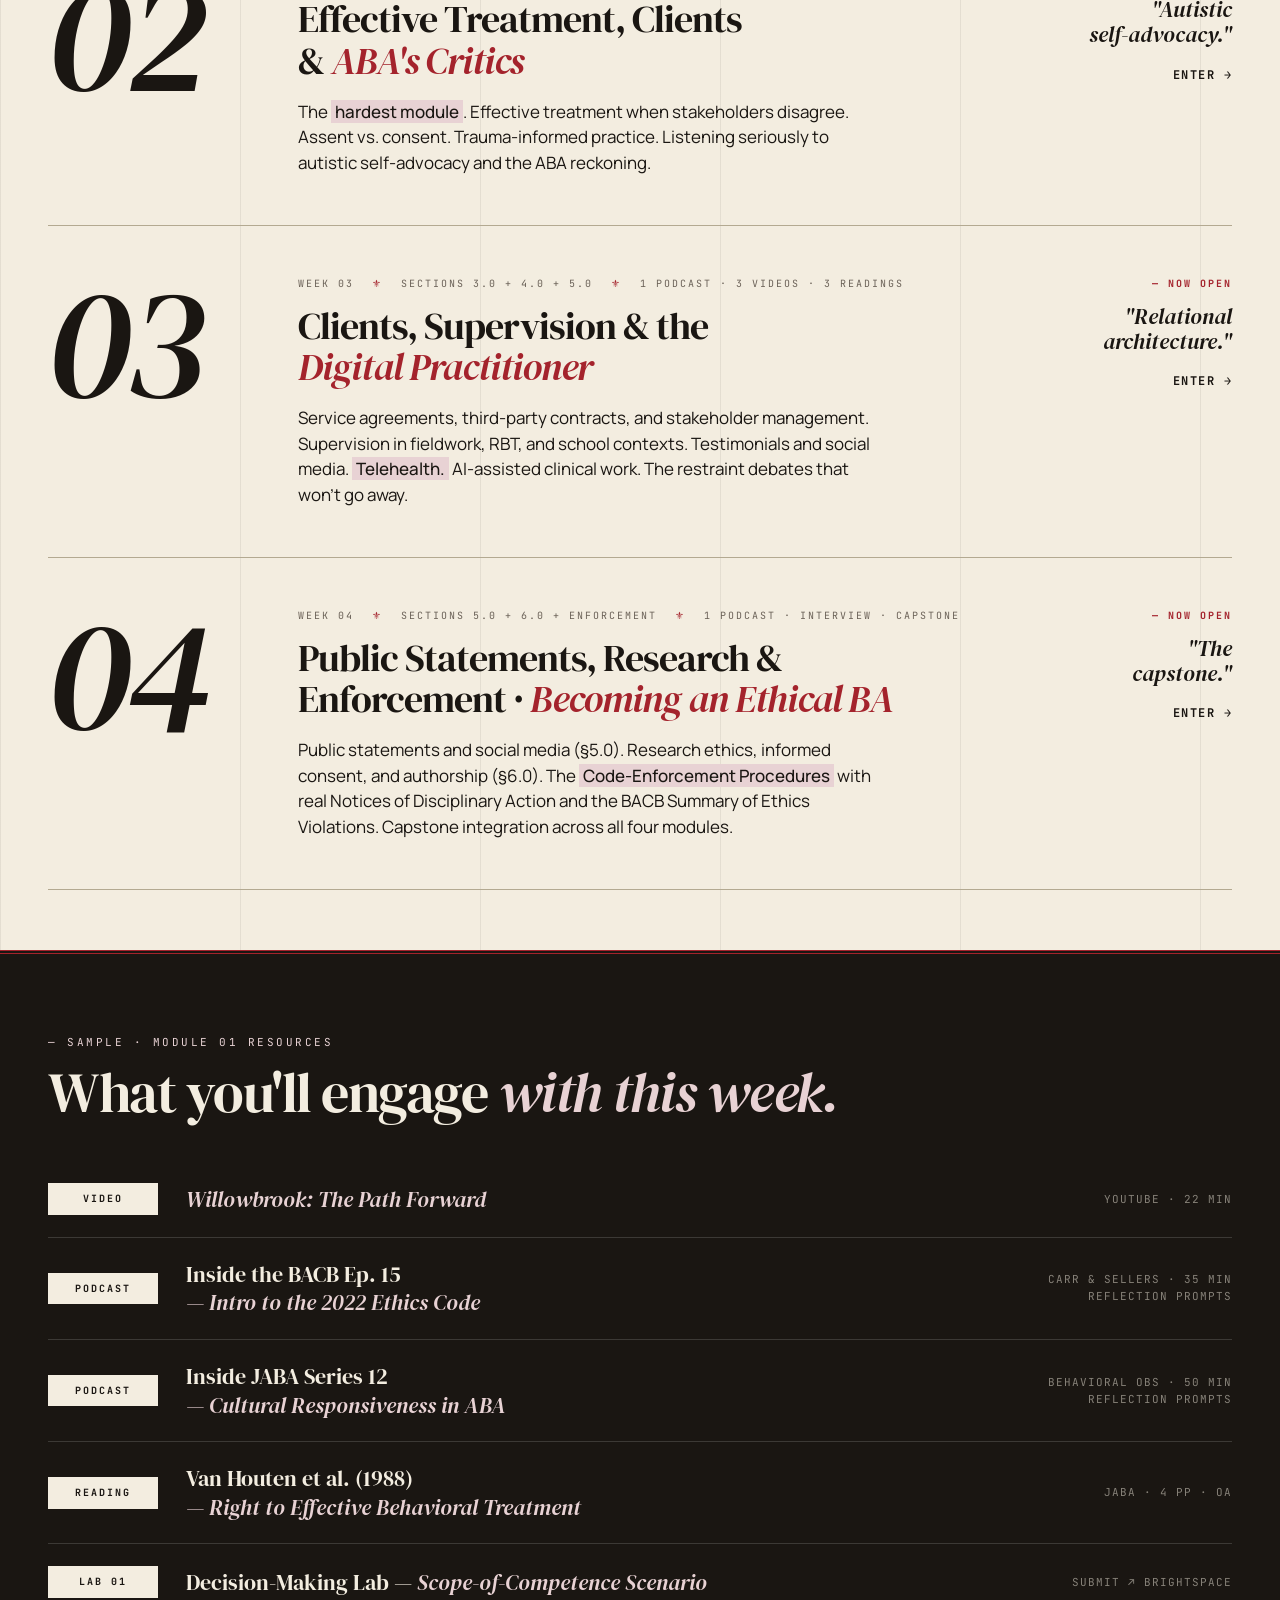
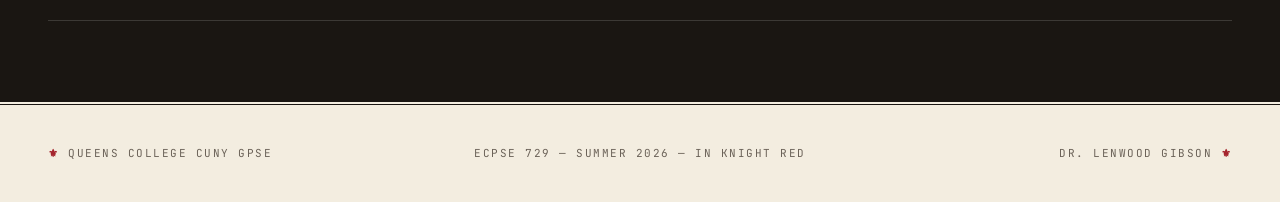
<file: modules.html>
<!DOCTYPE html>
<html lang="en">
<head>
<meta charset="UTF-8">
<meta name="viewport" content="width=device-width, initial-scale=1.0">
<title>ECPSE 729 — The Curriculum · Queens College</title>
<meta name="description" content="Queens College ECPSE 729 — Ethics and Professionalism in Applied Behavior Analysis. The four-module curriculum at a glance.">
<meta name="author" content="Dr. Lenwood Gibson, Queens College CUNY GPSE">
<meta name="theme-color" content="#a4232c">
<meta property="og:type" content="website">
<meta property="og:title" content="ECPSE 729 — The Curriculum">
<meta property="og:description" content="Queens College ECPSE 729 — Ethics and Professionalism in Applied Behavior Analysis. The four-module curriculum at a glance.">
<meta property="og:site_name" content="Queens College CUNY GPSE">
<meta name="twitter:card" content="summary">
<meta name="twitter:title" content="ECPSE 729 — The Curriculum">
<meta name="twitter:description" content="Queens College ECPSE 729 — Ethics and Professionalism in Applied Behavior Analysis. The four-module curriculum at a glance.">
<link rel="icon" type="image/svg+xml" href="favicon.svg">
<link rel="apple-touch-icon" href="favicon.svg">
<link rel="preconnect" href="https://fonts.googleapis.com">
<link rel="preconnect" href="https://fonts.gstatic.com" crossorigin>
<link href="https://fonts.googleapis.com/css2?family=Italiana&family=DM+Serif+Display:ital@0;1&family=Manrope:wght@300;400;500;600;700&family=JetBrains+Mono:wght@400;500;700&display=swap" rel="stylesheet">
<link rel="stylesheet" href="styles.css?v=1780290547">
</head>
<body>

<a class="skip-link" href="#main">Skip to main content</a>

<header class="site">
  <div class="left">QC / CUNY / GPSE</div>
  <div class="center"><a href="index.html">ECPSE <b>729</b></a></div>
  <div class="right"><span aria-hidden="true">⚜</span> Modules · Summer 2026</div>
</header>

<nav class="bar" aria-label="Course navigation">
  <a href="index.html">[ Home ]</a>
  <a href="modules.html" class="current" aria-current="page">Modules</a>
  <a href="module-01.html">Module 01</a>
  <a href="module-02.html">Module 02</a>
  <a href="module-03.html">Module 03</a>
  <a href="module-04.html">Module 04</a>
  <a href="handouts/ECPSE-729-Syllabus-Summer-2026.pdf" target="_blank" rel="noopener">Syllabus</a>
  <span class="nav-locked" aria-disabled="true" aria-label="Resources — link coming soon">Resources</span>
  <a href="https://brightspace.cuny.edu/d2l/home/1270447" target="_blank" rel="noopener" class="bs">Brightspace ↗</a>
</nav>

<main id="main">

<section class="hero">
  <div class="hero-grid">
    <div>
      <div class="meta-bar">
        <span><span class="glyph" aria-hidden="true">⚜</span> &nbsp;A Course in Four Movements</span>
        <span>3 Cr · Async · Summer Session</span>
      </div>
      <h1><span class="ital">Ethics</span> <span class="amp">&amp;</span><br>Professionalism<br><span class="ornament">in</span> Applied Behavior<br>Analysis<span class="period-signal">.</span></h1>
      <p class="lede">Four weeks of <b>uncomfortable questions</b> for behavior analysts who would rather not have to look up the right answer when the situation is in front of them.</p>
    </div>
    <div class="side-widget">
      <div class="label">— Currently Open</div>
      <h3>Module I — Foundations &amp; The Self</h3>
      <p>History, the 2022 Code, the 11-step decision model, and cultural responsiveness as foundation.</p>
      <ul>
        <li><span>Decision Lab 1</span><span>Sun</span></li>
        <li><span>Toolkit Artifact</span><span>Sun</span></li>
        <li><span>Podcast + Disc.</span><span>Sun</span></li>
        <li><span>Lecture Module</span><span>Sun</span></li>
      </ul>
      <a href="module-01.html" class="enter">Enter Module 01 →</a>
    </div>
  </div>
</section>

<div class="section-head">
  <div>
    <div class="label-stack"><span aria-hidden="true">⚜</span> — The Curriculum / 04 Modules</div>
    <h2>One course.<br><span class="ital">Four</span> <span class="amp">&amp;</span> distinct movements.</h2>
  </div>
  <div class="right-meta">
    Last updated:<br>
    <b>2026 / 06 / 04</b>
  </div>
</div>

<div class="modules">
  <article class="module linked">
    <div class="num">01</div>
    <div class="body">
      <div class="meta-row"><span>WEEK 01</span><span class="pip" aria-hidden="true">⚜</span><span>SECTION 1.0</span><span class="pip" aria-hidden="true">⚜</span><span>3 PODCASTS · 2 VIDEOS · 1 READING</span></div>
      <h3><a href="module-01.html">Foundations &amp; the<br>Self as <span class="ital">Ethical Practitioner</span></a></h3>
      <p>The <b>history</b> that shaped behavior-analytic ethics — Sunland, Willowbrook, FABA, the BACB. The architecture of the 2022 Code. The 11-step decision model. <b>Cultural responsiveness</b> as foundation, not afterthought.</p>
    </div>
    <div class="side">
      <div class="week now">— Now Open</div>
      <div class="theme"><em>"CLD<br>Ethics."</em></div>
      <div class="arrow">Enter →</div>
    </div>
  </article>

  <article class="module linked">
    <div class="num">02</div>
    <div class="body">
      <div class="meta-row"><span>WEEK 02</span><span class="pip" aria-hidden="true">⚜</span><span>SECTIONS 2.0 + 3.0</span><span class="pip" aria-hidden="true">⚜</span><span>2 PODCASTS · 1 VIDEO · 2 READINGS</span></div>
      <h3><a href="module-02.html">Effective Treatment, Clients<br>&amp; <span class="ital">ABA's Critics</span></a></h3>
      <p>The <b>hardest module</b>. Effective treatment when stakeholders disagree. Assent vs. consent. Trauma-informed practice. Listening seriously to autistic self-advocacy and the ABA reckoning.</p>
    </div>
    <div class="side">
      <div class="week now">— Now Open</div>
      <div class="theme"><em>"Autistic<br>self-advocacy."</em></div>
      <div class="arrow">Enter →</div>
    </div>
  </article>

  <article class="module linked">
    <div class="num">03</div>
    <div class="body">
      <div class="meta-row"><span>WEEK 03</span><span class="pip" aria-hidden="true">⚜</span><span>SECTIONS 3.0 + 4.0 + 5.0</span><span class="pip" aria-hidden="true">⚜</span><span>1 PODCAST · 3 VIDEOS · 3 READINGS</span></div>
      <h3><a href="module-03.html">Clients, Supervision <span class="amp">&amp;</span> the<br><span class="ital">Digital Practitioner</span></a></h3>
      <p>Service agreements, third-party contracts, and stakeholder management. Supervision in fieldwork, RBT, and school contexts. Testimonials and social media. <b>Telehealth.</b> AI-assisted clinical work. The restraint debates that won't go away.</p>
    </div>
    <div class="side">
      <div class="week now">— Now Open</div>
      <div class="theme"><em>"Relational<br>architecture."</em></div>
      <div class="arrow">Enter →</div>
    </div>
  </article>

  <article class="module linked">
    <div class="num">04</div>
    <div class="body">
      <div class="meta-row"><span>WEEK 04</span><span class="pip" aria-hidden="true">⚜</span><span>SECTIONS 5.0 + 6.0 + ENFORCEMENT</span><span class="pip" aria-hidden="true">⚜</span><span>1 PODCAST · INTERVIEW · CAPSTONE</span></div>
      <h3><a href="module-04.html">Public Statements, Research <span class="amp">&amp;</span><br>Enforcement <span class="amp">·</span> <span class="ital">Becoming an Ethical BA</span></a></h3>
      <p>Public statements and social media (§5.0). Research ethics, informed consent, and authorship (§6.0). The <b>Code-Enforcement Procedures</b> with real Notices of Disciplinary Action and the BACB Summary of Ethics Violations. Capstone integration across all four modules.</p>
    </div>
    <div class="side">
      <div class="week now">— Now Open</div>
      <div class="theme"><em>"The<br>capstone."</em></div>
      <div class="arrow">Enter →</div>
    </div>
  </article>
</div>

<section class="preview-dark" aria-labelledby="sample-resources-heading">
  <div class="preview-dark-inner">
    <div class="label">— Sample · Module 01 Resources</div>
    <h3 id="sample-resources-heading">What you'll engage <span class="ital">with this week.</span></h3>
    <div class="res-row">
      <span class="pill">Video</span>
      <div class="title"><span class="ital">Willowbrook: The Path Forward</span></div>
      <div class="meta">YouTube · 22 MIN</div>
    </div>
    <div class="res-row">
      <span class="pill">Podcast</span>
      <div class="title">Inside the BACB Ep. 15<br><span class="ital">— Intro to the 2022 Ethics Code</span></div>
      <div class="meta">Carr &amp; Sellers · 35 MIN<br>Reflection Prompts</div>
    </div>
    <div class="res-row">
      <span class="pill">Podcast</span>
      <div class="title">Inside JABA Series 12<br><span class="ital">— Cultural Responsiveness in ABA</span></div>
      <div class="meta">Behavioral Obs · 50 MIN<br>Reflection Prompts</div>
    </div>
    <div class="res-row">
      <span class="pill">Reading</span>
      <div class="title">Van Houten et al. (1988)<br><span class="ital">— Right to Effective Behavioral Treatment</span></div>
      <div class="meta">JABA · 4 PP · OA</div>
    </div>
    <div class="res-row">
      <span class="pill">Lab 01</span>
      <div class="title">Decision-Making Lab — <span class="ital">Scope-of-Competence Scenario</span></div>
      <div class="meta">Submit ↗ Brightspace</div>
    </div>
  </div>
</section>

</main>

<footer>
  <div class="left"><span class="stamp" aria-hidden="true">⚜</span> Queens College CUNY GPSE</div>
  <div class="center">ECPSE 729 — Summer 2026 — In Knight Red</div>
  <div class="right">Dr. Lenwood Gibson <span class="stamp" aria-hidden="true">⚜</span></div>
</footer>

</body>
</html>
</file>
<file: styles.css>
/* ===== ECPSE 729 — QC Knight Red Design System ===== */

:root {
  --bg: #f3ede0;
  --bg-warm: #ebe2cf;
  --ink: #1a1612;
  --signal: #a4232c;          /* QC Knight Red */
  --signal-deep: #7a1820;
  --signal-soft: #e8d2d4;
  --silver: #8b8b8b;
  --silver-deep: #4a4a4a;
  --paper: #faf6ec;
  --soft: #6b6258;
  --line: #b3a991;
  --rules: rgba(26, 22, 18, 0.07);
}

* { box-sizing: border-box; margin: 0; padding: 0; }

body {
  font-family: 'Manrope', -apple-system, sans-serif;
  color: var(--ink);
  background: var(--bg);
  background-image: linear-gradient(90deg, var(--rules) 1px, transparent 1px);
  background-size: 240px 100%;
  line-height: 1.55;
  font-size: 16px;
  overflow-x: hidden;
}

/* === ACCESSIBILITY: skip link + focus ring === */
.skip-link {
  position: absolute;
  top: -48px;
  left: 8px;
  background: var(--signal);
  color: var(--bg);
  padding: 12px 18px;
  font-family: 'JetBrains Mono', monospace;
  font-size: 12px;
  letter-spacing: 1.5px;
  text-transform: uppercase;
  font-weight: 700;
  z-index: 1000;
  text-decoration: none;
  transition: top 0.15s;
}
.skip-link:focus {
  top: 8px;
  outline: 3px solid var(--ink);
  outline-offset: 2px;
}
a:focus-visible,
button:focus-visible,
[tabindex]:focus-visible {
  outline: 3px solid var(--signal);
  outline-offset: 2px;
}
nav.bar a:focus-visible {
  outline-color: var(--signal-soft);
  outline-offset: -3px;
}

/* === LOCKED / COMING-SOON STATES === */
nav.bar .nav-locked {
  color: rgba(243, 237, 224, 0.4);
  cursor: not-allowed;
  padding: 6px 18px;
  border-right: 1px solid rgba(255, 255, 255, 0.12);
  font: inherit;
  letter-spacing: inherit;
  text-transform: inherit;
  user-select: none;
}
nav.bar .nav-locked.bs {
  margin-left: auto;
  background: rgba(232, 210, 212, 0.25);
  color: rgba(243, 237, 224, 0.5);
  padding: 6px 18px;
  border-right: none;
  font-weight: 700;
}
.btn.btn-locked,
.btn-locked {
  background: var(--bg-warm);
  color: var(--silver);
  border-color: var(--silver);
  cursor: not-allowed;
  user-select: none;
}
.btn.btn-locked:hover,
.btn-locked:hover {
  background: var(--bg-warm);
  color: var(--silver);
  border-color: var(--silver);
}
.submit-bs.locked {
  background: var(--bg-warm);
  color: var(--silver);
  cursor: not-allowed;
  user-select: none;
}
.submit-bs.locked:hover {
  background: var(--bg-warm);
}

/* === HEADER === */
header.site {
  border-bottom: 4px double var(--ink);
  padding: 26px 48px;
  background: var(--bg);
  display: grid;
  grid-template-columns: 1fr 1fr 1fr;
  align-items: center;
  gap: 32px;
  position: sticky;
  top: 0;
  z-index: 100;
}
header.site .left, header.site .right {
  font-family: 'JetBrains Mono', monospace;
  font-size: 11px;
  letter-spacing: 1.8px;
  text-transform: uppercase;
  color: var(--ink);
}
header.site .right { text-align: right; color: var(--signal); }
header.site .center {
  text-align: center;
  font-family: 'DM Serif Display', serif;
  font-style: italic;
  font-size: 28px;
  letter-spacing: -0.5px;
}
header.site .center a {
  color: var(--ink);
  text-decoration: none;
}
header.site .center b { font-style: normal; font-weight: 400; color: var(--signal); margin-left: 4px; }

/* === NAV === */
nav.bar {
  border-bottom: 1px solid var(--ink);
  padding: 14px 48px;
  background: var(--ink);
  color: var(--bg);
  display: flex;
  flex-wrap: wrap;
  row-gap: 4px;
  gap: 0;
  font-family: 'JetBrains Mono', monospace;
  font-size: 12px;
  letter-spacing: 1.5px;
  text-transform: uppercase;
}
nav.bar a {
  color: var(--bg);
  text-decoration: none;
  padding: 6px 18px;
  border-right: 1px solid rgba(255, 255, 255, 0.12);
  transition: all 0.15s;
}
nav.bar a:first-child { padding-left: 0; }
nav.bar a:hover { color: var(--signal-soft); background: rgba(164, 35, 44, 0.4); }
nav.bar a.current { color: var(--bg); font-weight: 700; background: var(--signal); }
nav.bar a.bs {
  margin-left: auto;
  background: var(--signal-soft);
  color: var(--signal);
  border: none;
  padding: 6px 18px;
  font-weight: 700;
}
nav.bar a.bs:hover { background: var(--bg); }

/* === ANIMATIONS === */
@keyframes slideIn {
  from { opacity: 0; transform: translateY(16px); }
  to { opacity: 1; transform: translateY(0); }
}
@keyframes fadeIn {
  from { opacity: 0; }
  to { opacity: 1; }
}

/* === HERO (homepage and module pages share this) === */
.hero {
  padding: 60px 48px 50px 48px;
  border-bottom: 1px solid var(--line);
  background: var(--bg);
  position: relative;
}
.hero-grid {
  display: grid;
  grid-template-columns: 1.2fr 1fr;
  gap: 60px;
  align-items: end;
  max-width: 1380px;
  margin: 0 auto;
}
.hero .meta-bar {
  font-family: 'JetBrains Mono', monospace;
  font-size: 10px;
  letter-spacing: 2.5px;
  text-transform: uppercase;
  color: var(--signal);
  margin-bottom: 28px;
  border-top: 1px solid var(--ink);
  border-bottom: 1px solid var(--ink);
  padding: 8px 0;
  display: flex;
  justify-content: space-between;
  opacity: 0;
  animation: slideIn 0.6s ease forwards;
}
.hero .meta-bar .glyph { color: var(--ink); font-family: 'DM Serif Display', serif; font-style: italic; font-size: 14px; }
.hero h1 {
  font-family: 'DM Serif Display', serif;
  font-weight: 400;
  font-size: clamp(40px, 7.4vw, 124px);
  line-height: 0.95;
  letter-spacing: -2.5px;
  color: var(--ink);
  margin-bottom: 28px;
  opacity: 0;
  animation: slideIn 0.8s 0.15s ease forwards;
  /* Safety net for narrow viewports — long words like "Professionalism" / "Practitioner"
     would otherwise overflow the column at 375px wide. */
  overflow-wrap: break-word;
  hyphens: auto;
}
.hero h1 .ital { font-style: italic; color: var(--signal); }
.hero h1 .amp { font-family: 'Italiana', serif; color: var(--silver-deep); font-weight: 400; font-style: italic; font-size: 0.9em; }
.hero h1 .ornament { font-family: 'Italiana', serif; color: var(--signal); font-style: normal; }
.hero .lede {
  font-family: 'DM Serif Display', serif;
  font-style: italic;
  font-size: 22px;
  line-height: 1.4;
  color: var(--ink);
  max-width: 540px;
  opacity: 0;
  animation: slideIn 0.8s 0.3s ease forwards;
}
.hero .lede b { font-style: normal; font-family: 'Manrope', sans-serif; font-weight: 600; background: var(--signal); color: var(--bg); padding: 0 8px; }

/* === SIDE WIDGET === */
.side-widget {
  background: var(--paper);
  border: 1px solid var(--ink);
  color: var(--ink);
  padding: 36px 32px;
  position: relative;
  opacity: 0;
  animation: slideIn 0.8s 0.45s ease forwards;
  box-shadow: 6px 6px 0 var(--ink);
}
.side-widget::before {
  content: '⚜';
  position: absolute;
  top: -16px;
  left: 28px;
  background: var(--paper);
  color: var(--signal);
  font-size: 22px;
  padding: 0 10px;
}
.side-widget .label { font-family: 'JetBrains Mono', monospace; font-size: 10px; letter-spacing: 2.5px; text-transform: uppercase; color: var(--signal); margin-bottom: 14px; font-weight: 700; }
.side-widget h3 { font-family: 'DM Serif Display', serif; font-style: italic; font-weight: 400; font-size: 30px; line-height: 1.1; margin-bottom: 16px; letter-spacing: -0.5px; }
.side-widget p { font-size: 14px; color: var(--soft); margin-bottom: 22px; line-height: 1.55; }
.side-widget ul { list-style: none; margin-bottom: 24px; border-top: 1px solid var(--line); }
.side-widget li { font-family: 'JetBrains Mono', monospace; font-size: 11px; letter-spacing: 1px; text-transform: uppercase; padding: 10px 0; border-bottom: 1px solid var(--line); display: flex; justify-content: space-between; }
.side-widget li::before { content: '⚜ '; color: var(--signal); margin-right: 8px; }
.side-widget .enter, .side-widget .submit-bs {
  display: block;
  background: var(--signal);
  color: var(--bg);
  padding: 14px 0;
  text-align: center;
  text-decoration: none;
  font-family: 'JetBrains Mono', monospace;
  font-size: 12px;
  letter-spacing: 2px;
  text-transform: uppercase;
  font-weight: 700;
  transition: all 0.15s;
}
.side-widget .enter:hover, .side-widget .submit-bs:hover { background: var(--ink); }
/* Secondary (non-CTA) link in the side widget — used for the syllabus PDF under the Brightspace button */
.side-widget .syllabus-link {
  display: block;
  margin-top: 10px;
  padding: 13px 0;
  text-align: center;
  background: var(--bg);
  color: var(--ink);
  border: 1px solid var(--ink);
  text-decoration: none;
  font-family: 'JetBrains Mono', monospace;
  font-size: 11px;
  letter-spacing: 1.5px;
  text-transform: uppercase;
  font-weight: 700;
  transition: all 0.15s;
}
.side-widget .syllabus-link:hover { background: var(--ink); color: var(--bg); }
/* Inline links inside the side-widget "Start Here" list (home page) */
.side-widget li a { color: var(--signal); text-decoration: underline; text-underline-offset: 2px; }
.side-widget li a:hover { color: var(--ink); }

/* === SECTION HEADS === */
.section-head {
  padding: 80px 48px 40px 48px;
  max-width: 1380px;
  margin: 0 auto;
  display: flex;
  justify-content: space-between;
  align-items: end;
  border-bottom: 4px double var(--ink);
}
.section-head .label-stack { font-family: 'JetBrains Mono', monospace; font-size: 11px; letter-spacing: 2.2px; text-transform: uppercase; color: var(--signal); margin-bottom: 16px; }
.section-head h2 { font-family: 'DM Serif Display', serif; font-weight: 400; font-size: clamp(48px, 6vw, 96px); line-height: 0.95; letter-spacing: -2px; }
.section-head h2 .ital { font-style: italic; color: var(--signal); }
.section-head h2 .amp { font-family: 'Italiana', serif; color: var(--silver-deep); }
.section-head .right-meta { font-family: 'JetBrains Mono', monospace; font-size: 11px; letter-spacing: 1.8px; text-transform: uppercase; color: var(--soft); text-align: right; }
.section-head .right-meta b { color: var(--signal); }

/* === MODULE CARDS (homepage) === */
.modules { max-width: 1380px; margin: 0 auto; padding: 0 48px; }
.module {
  border-bottom: 1px solid var(--line);
  padding: 50px 0;
  display: grid;
  grid-template-columns: 200px 1fr 200px;
  gap: 50px;
  align-items: start;
  transition: background 0.2s;
  position: relative;
}
.module.linked { position: relative; cursor: pointer; }
.module.linked:hover,
.module.linked:focus-within { background: var(--bg-warm); }
.module.linked:hover .num,
.module.linked:focus-within .num { color: var(--signal); transform: translateX(8px); }
.module.linked:hover .arrow,
.module.linked:focus-within .arrow { transform: translateX(8px); color: var(--signal); }
.module.linked .body h3 a::after {
  content: '';
  position: absolute;
  inset: 0;
}
.module.linked .body h3 a:focus-visible {
  outline: none;
}
.module.linked:focus-within {
  outline: 3px solid var(--signal);
  outline-offset: -3px;
}
.module .num { font-family: 'DM Serif Display', serif; font-style: italic; font-weight: 400; font-size: 156px; line-height: 0.85; letter-spacing: -4px; color: var(--ink); transition: all 0.2s; }
.module .body .meta-row { font-family: 'JetBrains Mono', monospace; font-size: 10px; letter-spacing: 2px; text-transform: uppercase; color: var(--soft); margin-bottom: 14px; display: flex; gap: 18px; flex-wrap: wrap; }
.module .body .meta-row .pip { color: var(--signal); }
.module .body h3 { font-family: 'DM Serif Display', serif; font-weight: 400; font-size: 38px; line-height: 1.1; letter-spacing: -1px; margin-bottom: 16px; }
.module .body h3 a { color: var(--ink); text-decoration: none; }
.module .body h3 .ital { font-style: italic; color: var(--signal); }
.module .body p { font-size: 17px; line-height: 1.5; max-width: 580px; color: var(--ink); }
.module .body p b { background: var(--signal-soft); padding: 0 4px; font-weight: 500; }
.module .side { text-align: right; }
.module .side .week { font-family: 'JetBrains Mono', monospace; font-size: 10px; letter-spacing: 2px; text-transform: uppercase; color: var(--soft); margin-bottom: 12px; }
.module .side .week.now { color: var(--signal); font-weight: 700; }
.module .side .theme { font-family: 'DM Serif Display', serif; font-style: italic; font-size: 22px; line-height: 1.15; margin-bottom: 18px; }
.module .side .arrow { font-family: 'JetBrains Mono', monospace; font-size: 12px; letter-spacing: 1.5px; text-transform: uppercase; color: var(--ink); font-weight: 700; transition: all 0.2s; }

/* === RESOURCES BLOCK (dark) === */
.preview-dark {
  background: var(--ink);
  color: var(--bg);
  padding: 80px 48px;
  margin-top: 60px;
  border-top: 4px double var(--signal);
}
.preview-dark-inner { max-width: 1380px; margin: 0 auto; }
.preview-dark .label { font-family: 'JetBrains Mono', monospace; font-size: 11px; letter-spacing: 2.5px; text-transform: uppercase; color: var(--signal-soft); margin-bottom: 14px; }
.preview-dark h3 { font-family: 'DM Serif Display', serif; font-weight: 400; font-size: 56px; line-height: 1; letter-spacing: -1.5px; margin-bottom: 40px; }
.preview-dark h3 .ital { font-style: italic; color: var(--signal-soft); }
.res-row { display: grid; grid-template-columns: 110px 1fr 200px; gap: 28px; padding: 22px 0; border-bottom: 1px solid rgba(255, 255, 255, 0.15); align-items: center; transition: padding 0.2s; }
.res-row:hover { padding-left: 12px; }
.res-row:hover .pill { background: var(--signal); color: var(--bg); }
.res-row .pill { font-family: 'JetBrains Mono', monospace; font-size: 10px; letter-spacing: 2px; text-transform: uppercase; background: var(--bg); color: var(--ink); padding: 8px 12px; text-align: center; font-weight: 700; transition: all 0.2s; }
.res-row .title { font-family: 'DM Serif Display', serif; font-size: 22px; line-height: 1.3; }
.res-row .title .ital { font-style: italic; color: var(--signal-soft); }
.res-row .meta { font-family: 'JetBrains Mono', monospace; font-size: 11px; color: rgba(243, 237, 224, 0.5); letter-spacing: 1px; text-transform: uppercase; text-align: right; }

/* === MODULE PAGE: SECTIONS === */
.module-section {
  max-width: 1380px;
  margin: 0 auto;
  padding: 70px 48px 30px 48px;
  border-bottom: 1px solid var(--line);
}
.module-section:last-of-type { border-bottom: none; }
.module-section .section-label {
  font-family: 'JetBrains Mono', monospace;
  font-size: 11px;
  letter-spacing: 2.5px;
  text-transform: uppercase;
  color: var(--signal);
  margin-bottom: 16px;
  display: flex;
  align-items: center;
  gap: 14px;
}
.module-section .section-label::before {
  content: '⚜';
  color: var(--signal);
  font-size: 18px;
}
.module-section h2 {
  font-family: 'DM Serif Display', serif;
  font-weight: 400;
  font-size: clamp(36px, 4.5vw, 64px);
  line-height: 0.95;
  letter-spacing: -1.5px;
  margin-bottom: 30px;
}
.module-section h2 .ital { font-style: italic; color: var(--signal); }
.module-section h2 .amp { font-family: 'Italiana', serif; color: var(--silver-deep); }

/* === LEARNING OBJECTIVES === */
.objectives-grid {
  display: grid;
  grid-template-columns: repeat(2, 1fr);
  gap: 24px;
  margin-top: 30px;
}
.objective {
  background: var(--paper);
  border: 1px solid var(--line);
  border-left: 4px solid var(--signal);
  padding: 24px 28px;
}
.objective .num {
  font-family: 'DM Serif Display', serif;
  font-style: italic;
  font-size: 36px;
  line-height: 1;
  color: var(--signal);
  margin-bottom: 8px;
}
.objective h3 {
  font-family: 'DM Serif Display', serif;
  font-style: italic;
  font-size: 19px;
  line-height: 1.3;
  margin-bottom: 8px;
}
.objective p {
  font-size: 14px;
  color: var(--soft);
  line-height: 1.55;
}

/* === RESOURCE CARDS (Module page — light, with embeds) === */
.resource-card {
  background: var(--paper);
  border: 1px solid var(--ink);
  margin-bottom: 28px;
  overflow: hidden;
  position: relative;
}
.resource-card .rc-header {
  display: grid;
  grid-template-columns: 110px 1fr auto;
  gap: 24px;
  padding: 22px 28px;
  align-items: center;
  border-bottom: 1px solid var(--line);
  background: var(--bg);
}
.resource-card .rc-pill {
  font-family: 'JetBrains Mono', monospace;
  font-size: 10px;
  letter-spacing: 2px;
  text-transform: uppercase;
  background: var(--ink);
  color: var(--bg);
  padding: 8px 12px;
  text-align: center;
  font-weight: 700;
}
.resource-card .rc-pill.video { background: var(--signal); }
.resource-card .rc-pill.podcast { background: var(--signal-deep); }
.resource-card .rc-pill.read { background: var(--silver-deep); }
.resource-card .rc-title {
  font-family: 'DM Serif Display', serif;
  font-size: 22px;
  line-height: 1.2;
  letter-spacing: -0.3px;
}
.resource-card .rc-title .ital { font-style: italic; color: var(--signal); }
.resource-card .rc-meta {
  font-family: 'JetBrains Mono', monospace;
  font-size: 10px;
  color: var(--soft);
  letter-spacing: 1px;
  text-transform: uppercase;
  text-align: right;
  white-space: nowrap;
}
.resource-card .rc-meta .edpuzzle {
  display: inline-block;
  margin-top: 4px;
  background: var(--signal-soft);
  color: var(--signal-deep);
  padding: 3px 8px;
  font-weight: 700;
}
.resource-card .rc-body { padding: 28px; }
.resource-card .rc-desc {
  font-family: 'DM Serif Display', serif;
  font-style: italic;
  font-size: 18px;
  line-height: 1.5;
  margin-bottom: 18px;
  color: var(--ink);
}
.resource-card .rc-prompts {
  background: var(--bg);
  border-left: 4px solid var(--signal);
  padding: 18px 22px;
  margin-top: 20px;
}
.resource-card .rc-prompts .pl {
  font-family: 'JetBrains Mono', monospace;
  font-size: 10px;
  letter-spacing: 2px;
  text-transform: uppercase;
  color: var(--signal);
  margin-bottom: 10px;
  font-weight: 700;
}
.resource-card .rc-prompts ul { list-style: none; }
.resource-card .rc-prompts li {
  font-size: 15px;
  padding: 6px 0;
  position: relative;
  padding-left: 22px;
}
.resource-card .rc-prompts li::before {
  content: '⚜';
  position: absolute;
  left: 0;
  top: 6px;
  color: var(--signal);
  font-size: 12px;
}
.resource-card .rc-actions {
  margin-top: 20px;
  display: flex;
  gap: 12px;
  flex-wrap: wrap;
}
.btn {
  display: inline-flex;
  align-items: center;
  gap: 8px;
  padding: 12px 22px;
  font-family: 'JetBrains Mono', monospace;
  font-size: 12px;
  letter-spacing: 2px;
  text-transform: uppercase;
  font-weight: 700;
  text-decoration: none;
  transition: all 0.15s;
  border: 2px solid var(--ink);
}
.btn-primary { background: var(--signal); color: var(--bg); border-color: var(--signal); }
.btn-primary:hover { background: var(--ink); border-color: var(--ink); }
.btn-secondary { background: var(--bg); color: var(--ink); }
.btn-secondary:hover { background: var(--ink); color: var(--bg); }
.btn-edpuzzle { background: var(--signal-soft); color: var(--signal-deep); border-color: var(--signal-deep); }
.btn-edpuzzle:hover { background: var(--signal-deep); color: var(--signal-soft); }

/* Video iframe wrapper */
.video-wrap {
  position: relative;
  width: 100%;
  padding-bottom: 56.25%;
  margin: 8px 0 20px 0;
  background: var(--ink);
  border: 1px solid var(--ink);
}
.video-wrap iframe {
  position: absolute;
  inset: 0;
  width: 100%;
  height: 100%;
  border: 0;
}

/* === ASSIGNMENT PANELS === */
.assignment {
  background: var(--paper);
  border: 1px solid var(--ink);
  margin-bottom: 28px;
  position: relative;
}
.assignment .ah {
  background: var(--ink);
  color: var(--bg);
  padding: 20px 28px;
  display: flex;
  justify-content: space-between;
  align-items: center;
  flex-wrap: wrap;
  gap: 16px;
}
.assignment .ah .label-row {
  display: flex;
  flex-direction: column;
  gap: 4px;
}
.assignment .ah .label {
  font-family: 'JetBrains Mono', monospace;
  font-size: 10px;
  letter-spacing: 2.5px;
  text-transform: uppercase;
  color: var(--signal-soft);
  font-weight: 700;
}
.assignment .ah h3 {
  font-family: 'DM Serif Display', serif;
  font-weight: 400;
  font-style: italic;
  font-size: 26px;
  line-height: 1.1;
  letter-spacing: -0.4px;
}
.assignment .ah .points {
  font-family: 'JetBrains Mono', monospace;
  font-size: 11px;
  letter-spacing: 2px;
  color: var(--signal-soft);
  text-transform: uppercase;
  white-space: nowrap;
}
.assignment .ah .points b { color: var(--bg); font-size: 18px; font-weight: 700; }
.assignment .ab { padding: 28px; }
.assignment .ab .lead {
  font-family: 'DM Serif Display', serif;
  font-style: italic;
  font-size: 19px;
  line-height: 1.5;
  margin-bottom: 18px;
}
.assignment .ab p { margin-bottom: 14px; line-height: 1.6; }
.assignment .ab p b { background: var(--signal-soft); padding: 0 4px; font-weight: 600; }
.assignment .ab h4 {
  font-family: 'JetBrains Mono', monospace;
  font-size: 11px;
  letter-spacing: 2px;
  text-transform: uppercase;
  color: var(--signal);
  margin: 22px 0 10px 0;
  font-weight: 700;
}
.assignment .ab ul, .assignment .ab ol { margin: 10px 0 14px 24px; }
.assignment .ab ul li, .assignment .ab ol li { padding: 4px 0; }
.assignment .ab ul li::marker { color: var(--signal); }
.assignment .ab ol li::marker { color: var(--signal); font-family: 'DM Serif Display', serif; font-style: italic; font-weight: 700; }
.assignment .ab .scenario {
  background: var(--bg);
  border-left: 4px solid var(--signal);
  padding: 20px 24px;
  margin: 18px 0;
}
.assignment .ab .scenario .sl {
  font-family: 'JetBrains Mono', monospace;
  font-size: 10px;
  letter-spacing: 2px;
  text-transform: uppercase;
  color: var(--signal);
  margin-bottom: 8px;
  font-weight: 700;
}
.assignment .ab .scenario p { font-family: 'DM Serif Display', serif; font-style: italic; font-size: 17px; margin-bottom: 0; line-height: 1.55; }
.assignment .ab .actions {
  margin-top: 24px;
  display: flex;
  gap: 12px;
  flex-wrap: wrap;
}

/* === FOOTER === */
footer {
  background: var(--bg);
  padding: 40px 48px;
  border-top: 4px double var(--ink);
  display: grid;
  grid-template-columns: 1fr 1fr 1fr;
  gap: 32px;
  font-family: 'JetBrains Mono', monospace;
  font-size: 11px;
  letter-spacing: 1.5px;
  text-transform: uppercase;
  color: var(--soft);
}
footer .center { text-align: center; }
footer .right { text-align: right; }
footer .stamp { color: var(--signal); font-weight: 700; }

@media (max-width: 900px) {
  .hero-grid { grid-template-columns: 1fr; }
  .module { grid-template-columns: 80px 1fr; }
  .module .num { font-size: 80px; }
  .module .side { display: none; }
  .objectives-grid { grid-template-columns: 1fr; }
  .resource-card .rc-header { grid-template-columns: 90px 1fr; }
  .resource-card .rc-meta { grid-column: 1 / -1; text-align: left; }
  header.site { grid-template-columns: 1fr 1fr; }
  header.site .center { display: none; }
  .res-row { grid-template-columns: 90px 1fr; }
  .res-row .meta { grid-column: 1 / -1; text-align: left; }
}
@media (max-width: 480px) {
  /* Phone-sized viewports — tighten outer padding so the hero column gets more room
     and big words don't get force-broken. */
  .hero { padding: 40px 18px 36px; }
  .hero h1 { letter-spacing: -1px; }
  .module-section { padding: 50px 18px 24px; }
  .lecture-stage { padding: 50px 18px 40px; }
  .preview-dark { padding: 60px 18px; }
  nav.bar { padding: 0 14px; }
}

/* === UTILITY CLASSES (extracted from inline styles) === */
.period-signal { color: var(--signal); }
.section-intro {
  font-family: 'DM Serif Display', serif;
  font-style: italic;
  font-size: 18px;
  max-width: 720px;
  margin-bottom: 36px;
  color: var(--soft);
}
.scenario.coming-soon {
  border-left-color: var(--silver-deep);
  background: var(--bg-warm);
}
.scenario.coming-soon .sl { color: var(--silver-deep); }
.scenario.coming-soon p {
  font-style: normal;
  font-family: 'JetBrains Mono', monospace;
  font-size: 13px;
  letter-spacing: 0.5px;
}
.preview-dark .pill.done {
  background: var(--signal);
  color: var(--bg);
}
.preview-dark-note {
  margin-top: 28px;
  font-family: 'DM Serif Display', serif;
  font-style: italic;
  font-size: 18px;
  color: rgba(243, 237, 224, 0.7);
}

/* === WELCOME PAGE: featured video block === */
.welcome-video {
  background: var(--ink);
  color: var(--bg);
  padding: 80px 48px;
  border-top: 4px double var(--signal);
  border-bottom: 4px double var(--signal);
}
.welcome-video-inner {
  max-width: 980px;
  margin: 0 auto;
}
.welcome-video .label-stack {
  font-family: 'JetBrains Mono', monospace;
  font-size: 11px;
  letter-spacing: 2.5px;
  text-transform: uppercase;
  color: var(--signal-soft);
  margin-bottom: 14px;
  font-weight: 700;
}
.welcome-video h2 {
  font-family: 'DM Serif Display', serif;
  font-weight: 400;
  font-size: clamp(40px, 5vw, 72px);
  line-height: 1;
  letter-spacing: -1.5px;
  margin-bottom: 32px;
  color: var(--bg);
}
.welcome-video h2 .ital { font-style: italic; color: var(--signal-soft); }
.welcome-video-cta { text-align: center; margin: 4px 0 20px 0; }
.welcome-video-lead {
  font-family: 'Manrope', sans-serif;
  font-size: 18px;
  line-height: 1.6;
  color: rgba(243, 237, 224, 0.92);
  max-width: 720px;
  margin: 0 auto 30px auto;
}
.welcome-video-cta .btn-primary { font-size: 14px; padding: 16px 34px; }
.welcome-video .video-wrap {
  border: 1px solid var(--signal);
  margin: 0 0 20px 0;
}
.welcome-video-caption {
  font-family: 'DM Serif Display', serif;
  font-style: italic;
  font-size: 16px;
  color: rgba(243, 237, 224, 0.7);
  text-align: center;
  line-height: 1.55;
}
.welcome-video-caption a { color: var(--signal-soft); text-decoration: underline; }
.welcome-video-caption a:hover { color: var(--bg); }
.welcome-video-caption b {
  font-style: normal;
  font-family: 'JetBrains Mono', monospace;
  font-size: 12px;
  background: var(--signal);
  color: var(--bg);
  padding: 1px 6px;
  letter-spacing: 1px;
  font-weight: 700;
}

/* === MODULE PAGE: LECTURE STAGE (dark headliner block) === */
/* Wraps the per-module Lecture Module section so the rendered lecture video reads
   as THE anchor of the week instead of blending into the cream page bg. */
.lecture-stage {
  background: var(--ink);
  color: var(--bg);
  padding: 70px 48px 60px;
  border-top: 4px double var(--signal);
  border-bottom: 4px double var(--signal);
}
.lecture-stage-inner {
  max-width: 1180px;
  margin: 0 auto;
}
.lecture-stage .section-label {
  font-family: 'JetBrains Mono', monospace;
  font-size: 11px;
  letter-spacing: 2.5px;
  text-transform: uppercase;
  color: var(--signal-soft);
  margin-bottom: 18px;
  display: flex;
  align-items: center;
  gap: 14px;
}
.lecture-stage .section-label::before {
  content: '⚜';
  color: var(--signal);
  font-size: 14px;
}
.lecture-stage h2 {
  font-family: 'DM Serif Display', serif;
  font-weight: 400;
  font-size: clamp(40px, 4.5vw, 64px);
  line-height: 1.05;
  letter-spacing: -1.5px;
  margin: 0 0 28px;
  color: var(--bg);
}
.lecture-stage h2 .ital { font-style: italic; color: var(--signal-soft); }
.lecture-stage .section-intro {
  font-family: 'DM Serif Display', serif;
  font-size: 18px;
  line-height: 1.5;
  color: rgba(243, 237, 224, 0.88);
  margin: 0 0 16px;
  max-width: 90ch;
}
.lecture-stage .section-intro b {
  color: var(--bg);
  font-weight: 700;
}
.lecture-stage .lecture-video {
  margin-top: 28px;
}
.lecture-stage .lecture-video video,
.lecture-stage .lecture-video iframe {
  display: block;
  margin: 0 auto;
  max-width: 100%;
  width: 1080px;
  border: 1px solid var(--signal);
  box-shadow: 0 12px 40px rgba(0, 0, 0, 0.5);
  background: #000;
}
.lecture-stage .lecture-video iframe {
  aspect-ratio: 16 / 9;
  height: auto;
}
.lecture-stage .lecture-video p {
  font-family: 'DM Serif Display', serif;
  font-style: italic;
  font-size: 14px;
  color: rgba(243, 237, 224, 0.6);
  text-align: center;
  margin: 14px 0 18px;
}
.lecture-stage .actions {
  text-align: center;
  margin-top: 18px;
}
.lecture-stage .btn-primary {
  background: var(--signal);
  color: var(--bg);
  border-color: var(--signal);
}
.lecture-stage .btn-locked {
  background: transparent;
  color: rgba(243, 237, 224, 0.5);
  border: 1px solid rgba(243, 237, 224, 0.25);
  cursor: not-allowed;
}

/* === WELCOME PAGE: closing CTA === */
.welcome-cta {
  background: var(--paper);
  padding: 80px 48px;
  border-top: 1px solid var(--line);
  text-align: center;
}
.welcome-cta-inner { max-width: 720px; margin: 0 auto; }
.welcome-cta .label-stack {
  font-family: 'JetBrains Mono', monospace;
  font-size: 11px;
  letter-spacing: 2.5px;
  text-transform: uppercase;
  color: var(--signal);
  margin-bottom: 16px;
  font-weight: 700;
}
.welcome-cta h2 {
  font-family: 'DM Serif Display', serif;
  font-weight: 400;
  font-size: clamp(36px, 4.5vw, 64px);
  line-height: 1;
  letter-spacing: -1.5px;
  margin-bottom: 18px;
}
.welcome-cta h2 .ital { font-style: italic; color: var(--signal); }
.welcome-cta p {
  font-family: 'DM Serif Display', serif;
  font-style: italic;
  font-size: 18px;
  line-height: 1.5;
  color: var(--soft);
  margin-bottom: 28px;
}
.welcome-cta-actions {
  display: flex;
  gap: 14px;
  justify-content: center;
  flex-wrap: wrap;
}

@media (max-width: 900px) {
  .welcome-video { padding: 60px 24px; }
  .welcome-cta { padding: 60px 24px; }
}

/* === PRINT STYLESHEET === */
@media print {
  :root { --bg: #fff; --bg-warm: #fff; --paper: #fff; --ink: #000; }
  body {
    background: #fff !important;
    background-image: none !important;
    color: #000 !important;
    font-family: Georgia, 'Times New Roman', serif;
    font-size: 11pt;
    line-height: 1.45;
  }
  .skip-link,
  header.site,
  nav.bar,
  footer,
  .video-wrap,
  .btn-locked,
  .nav-locked,
  .submit-bs,
  .submit-bs.locked,
  .rc-actions,
  .actions,
  .welcome-cta-actions { display: none !important; }
  .welcome-video,
  .welcome-cta {
    background: #fff !important;
    color: #000 !important;
    border-top: 2px solid #000 !important;
    border-bottom: 2px solid #000 !important;
  }
  .welcome-video h2,
  .welcome-video h2 .ital,
  .welcome-video-caption,
  .welcome-video-caption a,
  .welcome-video-caption b,
  .welcome-cta h2,
  .welcome-cta h2 .ital,
  .welcome-cta p { color: #000 !important; background: transparent !important; }
  main, .hero, .module-section, .preview-dark { page-break-inside: avoid; }
  .preview-dark {
    background: #fff !important;
    color: #000 !important;
    border-top: 2px solid #000;
  }
  .preview-dark .label,
  .preview-dark h3,
  .preview-dark h3 .ital,
  .preview-dark .res-row .title,
  .preview-dark .res-row .title .ital,
  .preview-dark .res-row .meta { color: #000 !important; }
  .resource-card,
  .assignment,
  .objective,
  .module {
    page-break-inside: avoid;
    border: 1px solid #000;
    box-shadow: none !important;
  }
  .assignment .ah {
    background: #f0f0f0 !important;
    color: #000 !important;
    border-bottom: 1px solid #000;
  }
  .assignment .ah .label,
  .assignment .ah .points,
  .assignment .ah .points b { color: #000 !important; }
  .resource-card .rc-pill,
  .pill { background: #000 !important; color: #fff !important; }
  .hero h1,
  .hero h1 .ital,
  .hero h1 .ornament,
  .module-section h2,
  .module-section h2 .ital { color: #000 !important; }
  a { color: #000; text-decoration: underline; }
  a[href^="http"]::after { content: " (" attr(href) ")"; font-size: 9pt; word-break: break-all; }
  a[href^="#"]::after { content: ""; }
  iframe { display: none !important; }
  .video-wrap::before {
    content: "[ video — view online ]";
    display: block;
    padding: 12px;
    border: 1px dashed #000;
    text-align: center;
    font-style: italic;
  }
}
</file>
